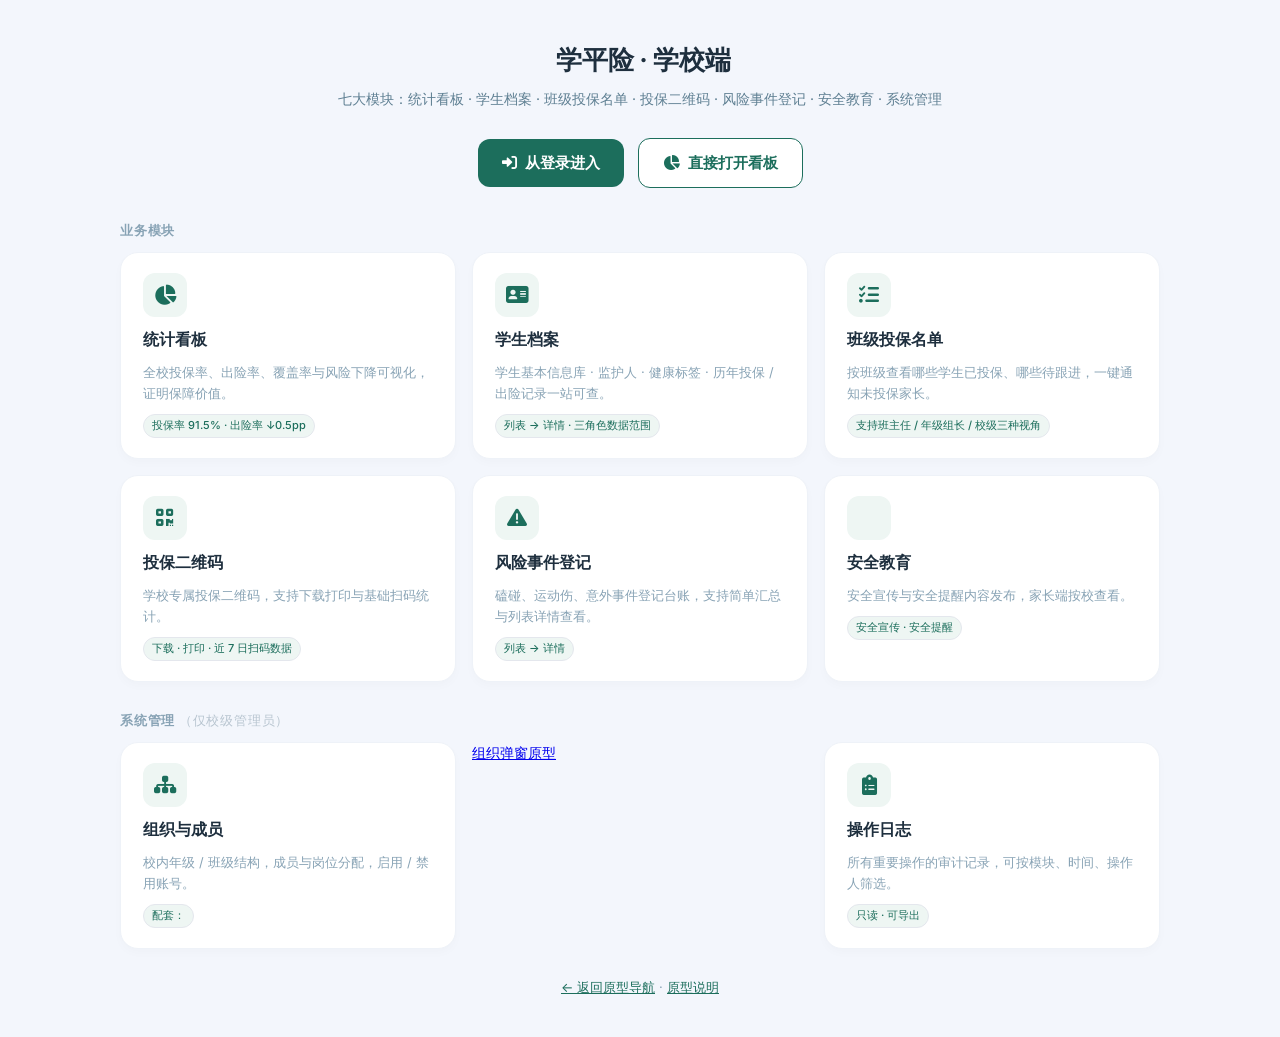
<file: index.html>
<!DOCTYPE html>
<html lang="zh-CN">
<head>
  <meta charset="UTF-8">
  <meta name="viewport" content="width=device-width, initial-scale=1.0">
  <title>学平险 · 学校端原型导航</title>
  <link href="https://fonts.googleapis.com/css2?family=Inter:wght@400;600;700&display=swap" rel="stylesheet">
  <link rel="stylesheet" href="https://cdnjs.cloudflare.com/ajax/libs/font-awesome/6.0.0-beta3/css/all.min.css">
  <link rel="stylesheet" href="shared-ui.css">
  <style>
    body { font-family: Inter, 'PingFang SC', sans-serif; background: #f3f6fc; padding: 40px 24px; color: #1E2F3E; }
    h1 { text-align: center; margin-bottom: 8px; font-size: 1.6rem; }
    .sub { text-align: center; color: #5e7f92; margin-bottom: 28px; font-size: 14px; }
    .wrap { max-width: 1040px; margin: 0 auto; }
    .hero { text-align: center; margin-bottom: 32px; display:flex;justify-content:center;align-items:center;gap:14px;flex-wrap:wrap }
    .hero a { display: inline-flex; align-items: center; gap: 8px; padding: 12px 24px; background: #1C6E5C; color: #fff; text-decoration: none; border-radius: 12px; font-weight: 600; font-size: 15px; }
    .hero a:hover { background: #155a4a; }
    .hero a.ghost { background: #fff; color: #1C6E5C; border: 1px solid #1C6E5C; }
    .grid { display: grid; grid-template-columns: repeat(auto-fit, minmax(280px, 1fr)); gap: 16px; }
    .card { background: #fff; border-radius: 18px; border: 1px solid #eef2f8; padding: 20px 22px; box-shadow: 0 4px 10px rgba(0,0,0,.02); display:flex;flex-direction:column;gap:10px; transition: transform .15s, box-shadow .15s; text-decoration:none; color:inherit }
    .card:hover { transform: translateY(-3px); box-shadow: 0 10px 22px rgba(0,0,0,.06) }
    .card .ic { width: 44px; height: 44px; border-radius: 12px; background: #eef6f3; color: #1C6E5C; display: flex; align-items: center; justify-content: center; font-size: 20px }
    .card h2 { font-size: 16px; margin: 0; font-weight: 600 }
    .card p { font-size: 13px; color: #88a3b5; margin: 0; line-height: 1.6 }
    .card .tag { font-size: 11px; color: #1C6E5C; background: #eef6f3; padding: 2px 8px; border-radius: 999px; align-self:flex-start; font-weight: 500 }
    .section-title { font-size: 13px; color: #88a3b5; font-weight: 700; letter-spacing: .06em; margin: 28px 0 12px }
    .foot { margin-top: 28px; text-align: center; font-size: 13px; color: #88a3b5; }
    .foot a { color: #1C6E5C; }
  </style>
</head>
<body>
  <h1><i class="fas fa-shield-heart" style="color:#1C6E5C;"></i> 学平险 · 学校端</h1>
  <p class="sub">七大模块：统计看板 · 学生档案 · 班级投保名单 · 投保二维码 · 风险事件登记 · 安全教育 · 系统管理</p>

  <div class="wrap">
    <div class="hero">
      <a href="学平险-学校端--登录.html"><i class="fas fa-sign-in-alt"></i> 从登录进入</a>
      <a class="ghost" href="学平险-学校端--统计看板.html"><i class="fas fa-chart-pie"></i> 直接打开看板</a>
    </div>

    <div class="section-title">业务模块</div>
    <div class="grid">
      <a class="card" href="学平险-学校端--统计看板.html">
        <div class="ic"><i class="fas fa-chart-pie"></i></div>
        <h2>统计看板</h2>
        <p>全校投保率、出险率、覆盖率与风险下降可视化，证明保障价值。</p>
        <span class="tag">投保率 91.5% · 出险率 ↓0.5pp</span>
      </a>
      <a class="card" href="学平险-学校端--学生档案.html">
        <div class="ic"><i class="fas fa-address-card"></i></div>
        <h2>学生档案</h2>
        <p>学生基本信息库 · 监护人 · 健康标签 · 历年投保 / 出险记录一站可查。</p>
        <span class="tag">列表 → 详情 · 三角色数据范围</span>
      </a>
      <a class="card" href="学平险-学校端--班级投保名单.html">
        <div class="ic"><i class="fas fa-list-check"></i></div>
        <h2>班级投保名单</h2>
        <p>按班级查看哪些学生已投保、哪些待跟进，一键通知未投保家长。</p>
        <span class="tag">支持班主任 / 年级组长 / 校级三种视角</span>
      </a>
      <a class="card" href="学平险-学校端--投保二维码.html">
        <div class="ic"><i class="fas fa-qrcode"></i></div>
        <h2>投保二维码</h2>
        <p>学校专属投保二维码，支持下载打印与基础扫码统计。</p>
        <span class="tag">下载 · 打印 · 近 7 日扫码数据</span>
      </a>
      <a class="card" href="学平险-学校端--风险事件登记.html">
        <div class="ic"><i class="fas fa-triangle-exclamation"></i></div>
        <h2>风险事件登记</h2>
        <p>磕碰、运动伤、意外事件登记台账，支持简单汇总与列表详情查看。</p>
        <span class="tag">列表 → 详情</span>
      </a>
      <a class="card" href="学平险-学校端--安全教育.html">
        <div class="ic"><i class="fas fa-shield-halved"></i></div>
        <h2>安全教育</h2>
        <p>安全宣传与安全提醒内容发布，家长端按校查看。</p>
        <span class="tag">安全宣传 · 安全提醒</span>
      </a>
    </div>

    <div id="sysSection">
    <div class="section-title">系统管理 <span style="font-weight:400;color:#b8c5d0">（仅校级管理员）</span></div>
    <div class="grid">
      <a class="card" href="学平险-学校端--组织与成员.html">
        <div class="ic"><i class="fas fa-sitemap"></i></div>
        <h2>组织与成员</h2>
        <p>校内年级 / 班级结构，成员与岗位分配，启用 / 禁用账号。</p>
        <span class="tag">配套：<a href="学平险-学校端--组织弹窗原型.html" style="text-decoration:underline">组织弹窗原型</a></span>
      </a>
      <a class="card" href="学平险-学校端--操作日志.html">
        <div class="ic"><i class="fas fa-clipboard-list"></i></div>
        <h2>操作日志</h2>
        <p>所有重要操作的审计记录，可按模块、时间、操作人筛选。</p>
        <span class="tag">只读 · 可导出</span>
      </a>
    </div>
    </div>

    <p class="foot">
      <a href="学平险-学校端--原型导航.html">← 返回原型导航</a>
      · <a href="原型说明.md">原型说明</a>
    </p>
  </div>
<script src="学平险-学校端-sidebar.js"></script>
<script>
(function(){
  var role = (window.SchoolAccount && SchoolAccount.role) || 'admin';
  if (role !== 'admin') {
    var el = document.getElementById('sysSection');
    if (el) el.style.display = 'none';
  }
})();
</script>
</body>
</html>
</file>
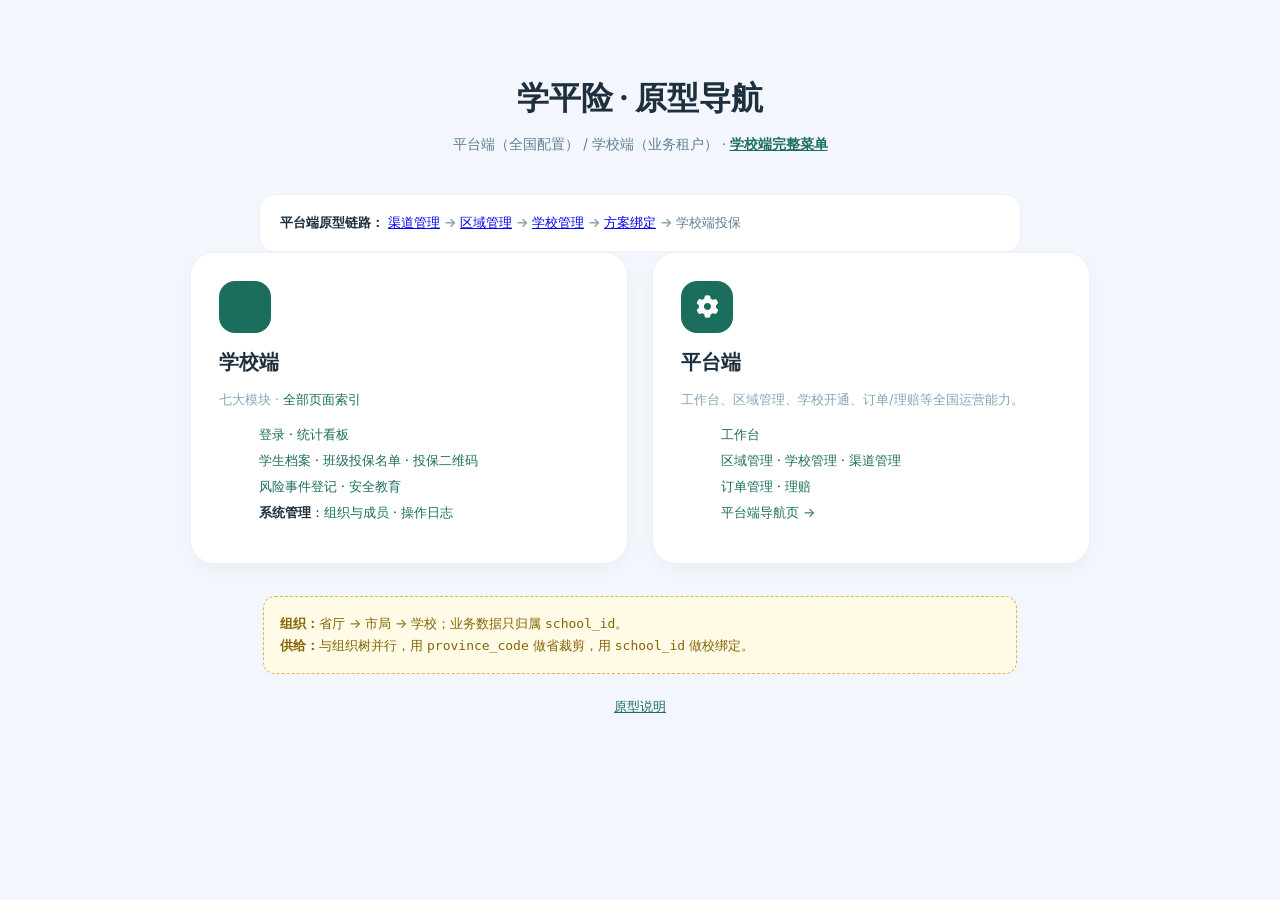
<file: 学平险-学校端--原型导航.html>
<!DOCTYPE html>
<html lang="zh-CN">
<head>
  <meta charset="UTF-8">
  <meta name="viewport" content="width=device-width, initial-scale=1.0">
  <title>学平险 · 原型导航</title>
  <link href="https://fonts.googleapis.com/css2?family=Inter:wght@400;600;700&display=swap" rel="stylesheet">
  <link rel="stylesheet" href="https://cdnjs.cloudflare.com/ajax/libs/font-awesome/6.0.0-beta3/css/all.min.css">
  <style>
    body { font-family: Inter, 'PingFang SC', sans-serif; background: #f3f6fc; padding: 48px 24px; color: #1E2F3E; }
    h1 { text-align: center; margin-bottom: 8px; }
    .sub { text-align: center; color: #5e7f92; margin-bottom: 40px; font-size: 14px; }
    .grid { display: grid; grid-template-columns: repeat(auto-fit, minmax(280px, 1fr)); gap: 24px; max-width: 900px; margin: 0 auto; }
    .card { background: #fff; border-radius: 24px; border: 1px solid #eef2f8; padding: 28px; box-shadow: 0 6px 14px rgba(0,0,0,0.03); }
    .card .icon { width: 52px; height: 52px; border-radius: 16px; display: flex; align-items: center; justify-content: center; color: #fff; font-size: 1.4rem; margin-bottom: 16px; background: #1C6E5C; }
    .card h2 { font-size: 1.25rem; margin-bottom: 8px; }
    .card p { font-size: 13px; color: #88a3b5; line-height: 1.6; margin-bottom: 16px; }
    .card ul { list-style: none; font-size: 13px; }
    .card li { margin-bottom: 8px; }
    .card a { color: #1C6E5C; text-decoration: none; }
    .card a:hover { text-decoration: underline; }
    .note { max-width: 720px; margin: 32px auto 0; padding: 16px; background: #fffbe6; border: 1px dashed #d9b559; border-radius: 12px; font-size: 13px; color: #856404; line-height: 1.6; }
    .flow { max-width: 720px; margin: 24px auto 0; padding: 16px 20px; background: #fff; border-radius: 16px; border: 1px solid #eef2f8; font-size: 13px; line-height: 1.8; color: #5e7f92; }
    .flow strong { color: #1E2F3E; }
    .foot { text-align: center; margin-top: 24px; font-size: 13px; color: #88a3b5; }
    .foot a { color: #1C6E5C; }
  </style>
</head>
<body>
  <h1>学平险 · 原型导航</h1>
  <p class="sub">平台端（全国配置） / 学校端（业务租户） ·
    <a href="index.html" style="color:#1C6E5C;font-weight:600;">学校端完整菜单</a>
  </p>

  <div class="flow">
    <strong>平台端原型链路：</strong>
    <a href="../学平险-平台端--Html原型/平台端-渠道管理.html">渠道管理</a>
    → <a href="../学平险-平台端--Html原型/平台端-区域管理.html">区域管理</a>
    → <a href="../学平险-平台端--Html原型/平台端-学校开通.html">学校管理</a>
    → <a href="../学平险-平台端--Html原型/平台端-学校方案绑定.html">方案绑定</a>
    → 学校端投保
  </div>

  <div class="grid">
    <div class="card">
      <div class="icon"><i class="fas fa-shield-heart"></i></div>
      <h2>学校端</h2>
      <p>七大模块 · <a href="index.html">全部页面索引</a></p>
      <ul>
        <li><a href="学平险-学校端--登录.html">登录</a> · <a href="学平险-学校端--统计看板.html">统计看板</a></li>
        <li><a href="学平险-学校端--学生档案.html">学生档案</a> · <a href="学平险-学校端--班级投保名单.html">班级投保名单</a> · <a href="学平险-学校端--投保二维码.html">投保二维码</a></li>
        <li><a href="学平险-学校端--风险事件登记.html">风险事件登记</a> · <a href="学平险-学校端--安全教育.html">安全教育</a></li>
        <li><strong>系统管理</strong>：<a href="学平险-学校端--组织与成员.html">组织与成员</a> · <a href="学平险-学校端--操作日志.html">操作日志</a></li>
      </ul>
    </div>
    <div class="card">
      <div class="icon"><i class="fas fa-cog"></i></div>
      <h2>平台端</h2>
      <p>工作台、区域管理、学校开通、订单/理赔等全国运营能力。</p>
      <ul>
        <li><a href="../学平险-平台端--Html原型/平台端-工作台.html">工作台</a></li>
        <li><a href="../学平险-平台端--Html原型/平台端-区域管理.html">区域管理</a> · <a href="../学平险-平台端--Html原型/平台端-学校开通.html">学校管理</a> · <a href="../学平险-平台端--Html原型/平台端-渠道管理.html">渠道管理</a></li>
        <li><a href="../学平险-平台端--Html原型/平台端-订单管理.html">订单管理</a> · <a href="../学平险-平台端--Html原型/平台端-理赔管理.html">理赔</a></li>
        <li><a href="../学平险-平台端--Html原型/平台端-原型导航.html">平台端导航页 →</a></li>
      </ul>
    </div>
  </div>

  <div class="note">
    <strong>组织：</strong>省厅 → 市局 → 学校；业务数据只归属 <code>school_id</code>。<br>
    <strong>供给：</strong>与组织树并行，用 <code>province_code</code> 做省裁剪，用 <code>school_id</code> 做校绑定。
  </div>
  <p class="foot"><a href="原型说明.md">原型说明</a></p>
</body>
</html>
</file>
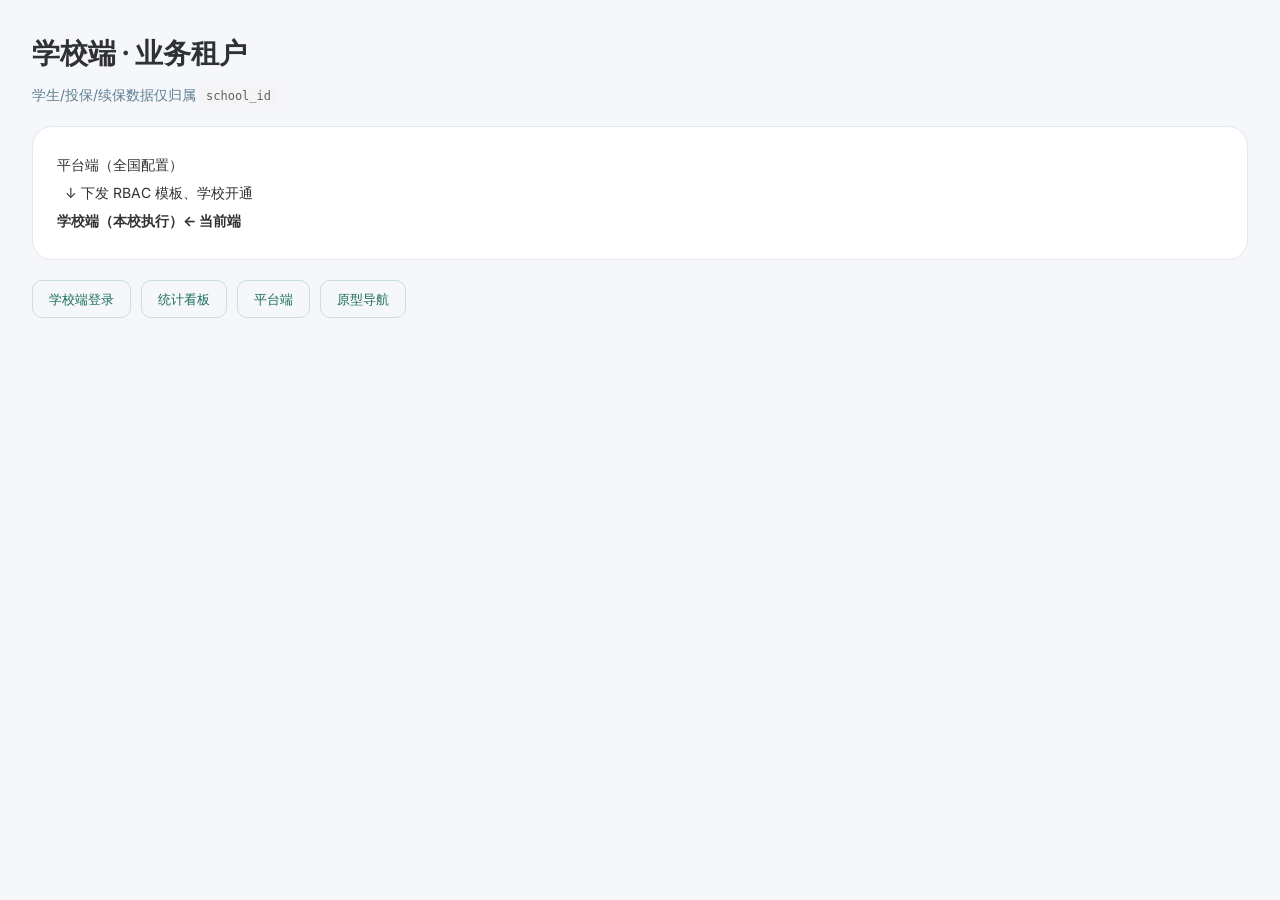
<file: 学平险-学校端--双端说明.html>
<!DOCTYPE html>
<html lang="zh-CN">
<head>
  <meta charset="UTF-8">
  <meta name="viewport" content="width=device-width, initial-scale=1.0">
  <title>学校端 · 在双端体系中的位置</title>
  <link href="https://fonts.googleapis.com/css2?family=Inter:wght@400;600&display=swap" rel="stylesheet">
  <link rel="stylesheet" href="shared-ui.css">
  <style>
    .diagram { background: #fff; border-radius: 20px; padding: 24px; border: 1px solid var(--border); line-height: 2; font-size: 14px; }
    .links { margin-top: 20px; display: flex; flex-wrap: wrap; gap: 10px; }
    .links a { padding: 8px 16px; border-radius: 10px; border: 1px solid #cbdde6; text-decoration: none; color: var(--primary); font-size: 13px; }
  </style>
</head>
<body style="padding: 2rem;">
  <h1 style="margin-bottom:8px;">学校端 · 业务租户</h1>
  <p style="color:#5e7f92;margin-bottom:20px;">学生/投保/续保数据仅归属 <code>school_id</code></p>
  <div class="diagram">
    平台端（全国配置）<br>
    &nbsp;&nbsp;↓ 下发 RBAC 模板、学校开通<br>
    <strong>学校端（本校执行）← 当前端</strong>
  </div>
  <div class="links">
    <a href="学平险-学校端--登录.html">学校端登录</a>
    <a href="学平险-学校端--统计看板.html">统计看板</a>
    <a href="../学平险-平台端--Html原型/平台端-工作台.html">平台端</a>
    <a href="学平险-学校端--原型导航.html">原型导航</a>
  </div>
</body>
</html>
</file>
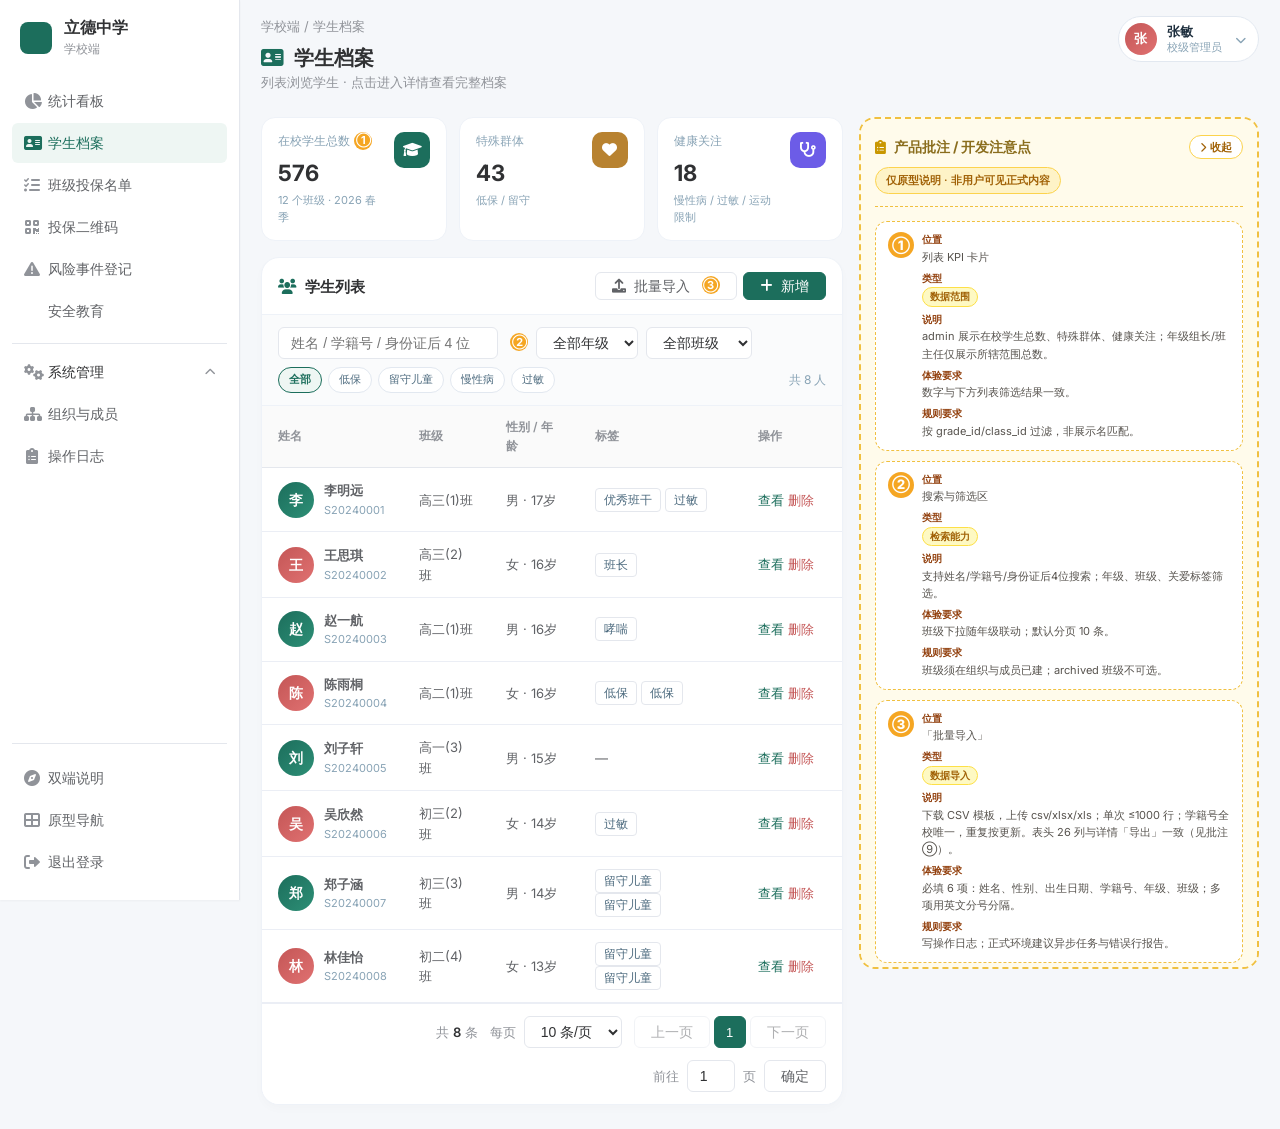
<file: 学平险-学校端--学生档案.html>
<!DOCTYPE html>
<html lang="zh-CN">
<head>
  <meta charset="UTF-8">
  <meta name="viewport" content="width=device-width, initial-scale=1.0">
  <title>学平险·学校端 | 学生档案</title>
  <link href="https://fonts.googleapis.com/css2?family=Inter:wght@400;500;600;700&display=swap" rel="stylesheet">
  <link rel="stylesheet" href="https://cdnjs.cloudflare.com/ajax/libs/font-awesome/6.0.0-beta3/css/all.min.css">
  <style>
    *{margin:0;padding:0;box-sizing:border-box}
    body{font-family:'Inter','PingFang SC',sans-serif;background:#f3f6fc;color:#1E2F3E;font-size:14px}
    .app-wrapper{display:flex;min-height:100vh}
    .main-content{flex:1;padding:1.5rem 2rem 2rem;overflow-x:auto}
    .top-bar{display:flex;justify-content:space-between;align-items:flex-start;gap:16px;margin-bottom:1rem;flex-wrap:wrap}
    .welcome h2{font-size:1.5rem;font-weight:600;display:flex;align-items:center;gap:10px}
    .welcome p{color:#5e7f92;font-size:.85rem;margin-top:4px}
    .actions{display:flex;gap:8px;flex-wrap:wrap}
    .btn{padding:8px 16px;border-radius:10px;font-size:13px;cursor:pointer;border:none;font-weight:500;display:inline-flex;align-items:center;gap:6px;text-decoration:none;color:inherit}
    .btn-primary{background:#1C6E5C;color:#fff}
    .btn-primary:hover{background:#155a4a}
    .btn-outline{background:#fff;border:1px solid #cbdde6;color:#4c6a7e}
    .btn-outline:hover{border-color:#1C6E5C;color:#1C6E5C}
    .btn-sm{padding:6px 10px;font-size:12px}

    /* 顶部 KPI */
    .kpi-row{display:grid;grid-template-columns:repeat(auto-fit,minmax(170px,1fr));gap:12px;margin-bottom:1rem}
    .kpi{background:#fff;border:1px solid #eef2f8;border-radius:14px;padding:14px 16px;display:flex;justify-content:space-between;align-items:flex-start;gap:10px}
    .kpi .info .label{font-size:12px;color:#88a3b5}
    .kpi .info .val{font-size:1.4rem;font-weight:700;margin-top:4px}
    .kpi .info .delta{font-size:11px;color:#88a3b5;margin-top:2px}
    .kpi .ic{width:36px;height:36px;border-radius:10px;display:flex;align-items:center;justify-content:center;color:#fff;font-size:15px;flex-shrink:0}
    .kpi.t1 .ic{background:#1C6E5C}
    .kpi.t3 .ic{background:#b88230}
    .kpi.t4 .ic{background:#6c5ce7}

    /* 列表 / 详情 视图切换 */
    .view{display:none}
    .view.active{display:block}
    .panel{background:#fff;border:1px solid #eef2f8;border-radius:18px;overflow:hidden;box-shadow:0 4px 10px rgba(0,0,0,.02)}
    .panel-head{padding:14px 16px;border-bottom:1px solid #eef2f8;display:flex;justify-content:space-between;align-items:center;font-weight:600;font-size:14px;gap:8px;flex-wrap:wrap}
    .panel-head h3{font-size:15px;font-weight:600;display:flex;align-items:center;gap:8px}
    .panel-head h3 i{color:#1C6E5C}

    .list-filter{padding:12px 16px;background:#fafbfc;border-bottom:1px solid #eef2f8;display:flex;flex-wrap:wrap;gap:8px;align-items:center}
    .list-filter input,.list-filter select{padding:7px 12px;border:1px solid #e2e8f0;border-radius:8px;font-size:13px;background:#fff}
    .list-filter input[type=search]{width:220px}
    .tag-row{display:flex;gap:6px;flex-wrap:wrap}
    .tag-chip{font-size:11px;padding:3px 10px;border-radius:999px;border:1px solid #e2e8f0;background:#fff;color:#4c6a7e;cursor:pointer}
    .tag-chip.active{border-color:#1C6E5C;background:#eef6f3;color:#1C6E5C;font-weight:600}
    .list-summary{margin-left:auto;font-size:12px;color:#88a3b5}

    table.stu-table{width:100%;border-collapse:collapse;font-size:13px}
    table.stu-table th,table.stu-table td{padding:11px 14px;text-align:left;border-bottom:1px solid #f0f4f9}
    table.stu-table th{color:#6792a8;font-size:12px;font-weight:600;background:#fafbfc}
    table.stu-table tbody tr{cursor:pointer;transition:background .12s}
    table.stu-table tbody tr:hover{background:#fafcfd}
    .stu-name-cell{display:flex;align-items:center;gap:10px}
    .avatar{width:36px;height:36px;border-radius:50%;background:linear-gradient(135deg,#1C6E5C,#2d8f76);color:#fff;display:flex;align-items:center;justify-content:center;font-weight:600;font-size:14px;flex-shrink:0}
    .avatar.f{background:linear-gradient(135deg,#c45656,#e07171)}
    .stu-name-cell b{font-weight:600}
    .stu-name-cell small{display:block;font-weight:400;color:#88a3b5;font-size:11px;margin-top:1px}
    .link-btn{color:#1C6E5C;font-weight:500;cursor:pointer;background:none;border:none;font-size:13px;padding:0}
    .link-btn:hover{text-decoration:underline}
    .link-btn.link-danger{color:#c45656}
    .link-btn.link-danger:hover{color:#a03838}
    .btn-danger-outline{background:#fff;border:1px solid #fbc4c4;color:#c45656}
    .btn-danger-outline:hover{background:#fef0f0;border-color:#c45656}
    .btn-danger{background:#c45656;color:#fff}
    .btn-danger:hover{background:#a03838}

    .detail-back{padding:12px 0 14px;display:flex;align-items:center;gap:12px;flex-wrap:wrap}
    .detail-back .crumb{font-size:13px;color:#88a3b5}
    .detail-back .crumb b{color:#1E2F3E}
    .page-back-ft{margin-top:16px;padding-top:4px}
    .page-back-ft .back-btn{display:inline-flex;align-items:center;gap:6px;padding:8px 14px;border-radius:10px;border:1px solid #cbdde6;background:#fff;color:#4c6a7e;font-size:13px;cursor:pointer;font-weight:500}
    .page-back-ft .back-btn:hover{border-color:#1C6E5C;color:#1C6E5C}

    /* 右侧：详情 */
    .profile-head{padding:22px 24px;display:flex;align-items:flex-start;gap:18px;background:linear-gradient(135deg,#fff 0%,#fafbfc 100%);border-bottom:1px solid #eef2f8;flex-wrap:wrap}
    .profile-head .big-avatar{width:84px;height:84px;border-radius:18px;background:linear-gradient(135deg,#1C6E5C,#2d8f76);color:#fff;display:flex;align-items:center;justify-content:center;font-weight:600;font-size:28px;flex-shrink:0}
    .profile-head .big-avatar.f{background:linear-gradient(135deg,#c45656,#e07171)}
    .profile-head .ph-body{flex:1;min-width:240px}
    .profile-head h2{font-size:1.4rem;font-weight:700;display:flex;align-items:center;gap:10px;flex-wrap:wrap}
    .profile-head h2 .gender{font-size:12px;padding:2px 8px;border-radius:999px;font-weight:500}
    .gender.m{background:#eef2fa;color:#3d5a80;border:1px solid #c5d4f0}
    .gender.f{background:#fef0f0;color:#c45656;border:1px solid #fbc4c4}
    .profile-head .sub-meta{margin-top:6px;font-size:13px;color:#5e7f92;display:flex;flex-wrap:wrap;gap:16px}
    .profile-head .sub-meta i{margin-right:5px;color:#1C6E5C}
    .profile-head .tags-row{display:flex;flex-wrap:wrap;gap:6px;margin-top:10px}
    .tag{font-size:11px;padding:3px 10px;border-radius:999px;border:1px solid #e2e8f0;background:#fff;color:#4c6a7e}
    .tag.danger{background:#fef0f0;color:#c45656;border-color:#fbc4c4;font-weight:600}
    .tag.warn{background:#fff7e6;color:#b88230;border-color:#f5dab1;font-weight:600}
    .tag.info{background:#eef2fa;color:#3d5a80;border-color:#c5d4f0;font-weight:500}
    .tag.ok{background:#eef6f3;color:#1C6E5C;border-color:#b8d9ce;font-weight:500}
    .profile-head .ph-actions{display:flex;gap:8px;flex-shrink:0;flex-wrap:wrap}

    /* 详情 Tab */
    .tabs{display:flex;border-bottom:1px solid #eef2f8;padding:0 22px;background:#fff;overflow-x:auto}
    .tabs button{border:none;background:none;padding:13px 18px;font-size:13px;color:#88a3b5;cursor:pointer;border-bottom:2px solid transparent;margin-bottom:-1px;white-space:nowrap;font-weight:500}
    .tabs button.active{color:#1C6E5C;border-bottom-color:#1C6E5C;font-weight:600}
    .tab-body{padding:18px 24px 22px}
    .tab-pane{display:none}
    .tab-pane.active{display:block}

    /* 基础信息：键值对网格 */
    .kv-grid{display:grid;grid-template-columns:repeat(3,1fr);gap:14px 22px}
    @media(max-width:760px){.kv-grid{grid-template-columns:1fr 1fr}}
    .kv .label{font-size:11px;color:#88a3b5;letter-spacing:.04em}
    .kv .val{font-size:13px;color:#1E2F3E;margin-top:4px;word-break:break-all}
    .kv .val .copy{color:#88a3b5;cursor:pointer;margin-left:4px}
    .section-title{font-size:13px;font-weight:600;color:#1C6E5C;margin:18px 0 10px;display:flex;align-items:center;gap:6px}
    .section-title:first-child{margin-top:0}

    /* 监护人卡 */
    .guardian-grid{display:grid;grid-template-columns:1fr 1fr;gap:12px}
    @media(max-width:760px){.guardian-grid{grid-template-columns:1fr}}
    .guardian{border:1px solid #eef2f8;border-radius:14px;padding:14px 16px;background:#fafbfc}
    .guardian .gd-head{display:flex;justify-content:space-between;align-items:center;margin-bottom:8px}
    .guardian .gd-name{font-weight:600;font-size:14px;display:flex;align-items:center;gap:8px}
    .guardian .gd-rel{font-size:11px;background:#1C6E5C;color:#fff;padding:2px 8px;border-radius:999px;font-weight:500}
    .guardian .gd-row{font-size:12.5px;color:#4c6a7e;display:flex;justify-content:space-between;padding:4px 0;align-items:center;gap:8px}
    .guardian .gd-row i{margin-right:6px;color:#1C6E5C;width:14px;text-align:center}
    .guardian .gd-tag{font-size:11px;padding:2px 8px;border-radius:999px;border:1px dashed #b8d9ce;color:#1C6E5C;background:#fff}

    /* 手机号脱敏 / 明文切换 */
    .phone-cell{display:inline-flex;align-items:center;gap:6px;font-variant-numeric:tabular-nums}
    .phone-cell .pv{letter-spacing:.5px}
    .phone-toggle{background:none;border:none;color:#88a3b5;cursor:pointer;padding:2px 4px;border-radius:4px;font-size:12px;line-height:1}
    .phone-toggle:hover{color:#1C6E5C;background:#eef6f3}
    .phone-toggle.on{color:#1C6E5C}

    /* 健康档案 */
    .health-grid{display:grid;grid-template-columns:repeat(auto-fit,minmax(220px,1fr));gap:12px}
    .health-card{border:1px solid #eef2f8;border-radius:12px;padding:14px;background:#fff}
    .health-card .hc-head{display:flex;justify-content:space-between;align-items:center;font-size:13px;font-weight:600;margin-bottom:8px}
    .health-card .hc-head i{color:#1C6E5C}
    .health-card .hc-val{font-size:14px;color:#1E2F3E;line-height:1.7}
    .health-card.warn{border-color:#f5dab1;background:#fffdf5}
    .health-card.warn .hc-head i{color:#b88230}
    .health-card.danger{border-color:#fbc4c4;background:#fef9f9}
    .health-card.danger .hc-head i{color:#c45656}
    .restrict-list{display:flex;flex-direction:column;gap:6px;margin-top:6px}
    .restrict-list .rl{font-size:12px;color:#4c6a7e;display:flex;align-items:center;gap:6px}
    .restrict-list .rl i{color:#b88230}

    /* 投保历史 */
    table.records{width:100%;border-collapse:collapse;font-size:13px}
    table.records th,table.records td{padding:10px 12px;text-align:left;border-bottom:1px solid #f0f4f9}
    table.records th{color:#6792a8;font-size:12px;font-weight:600;background:#fafbfc}
    table.records tr:hover td{background:#fafcfd}
    .pill{display:inline-flex;align-items:center;gap:4px;padding:2px 10px;border-radius:999px;font-size:11.5px;font-weight:500;border:1px solid #e2e8f0}
    .pill.insured{background:#eef6f3;color:#1C6E5C;border-color:#b8d9ce}
    .pill.expired{background:#fafbfc;color:#6792a8}
    .pill.pending{background:#fdf6ec;color:#b88230;border-color:#f5dab1}
    .pill.claimed{background:#fef0f0;color:#c45656;border-color:#fbc4c4}
    .pill.lv-light{background:#eef6f3;color:#1C6E5C;border-color:#b8d9ce}
    .pill.lv-warn{background:#fff7e6;color:#b88230;border-color:#f5dab1}
    .pill.lv-high{background:#fef0f0;color:#c45656;border-color:#fbc4c4}

    /* 事件时间线（精简版） */
    .ev-timeline{padding-left:14px;position:relative}
    .ev-timeline::before{content:'';position:absolute;left:4px;top:6px;bottom:6px;width:2px;background:#eef2f8}
    .ev-item{position:relative;padding-bottom:14px;font-size:13px}
    .ev-item::before{content:'';position:absolute;left:-14px;top:4px;width:10px;height:10px;border-radius:50%;background:#1C6E5C;border:2px solid #fff;box-shadow:0 0 0 1px #1C6E5C}
    .ev-item.warn::before{background:#e6b422;box-shadow:0 0 0 1px #e6b422}
    .ev-item.high::before{background:#c45656;box-shadow:0 0 0 1px #c45656}
    .ev-item .ev-t{font-size:11px;color:#88a3b5}
    .ev-item .ev-title{font-weight:600;margin-top:2px}
    .ev-item .ev-desc{color:#5e7f92;margin-top:3px;line-height:1.6}
    .ev-item .ev-meta{font-size:11px;color:#88a3b5;margin-top:4px;display:flex;gap:12px;flex-wrap:wrap}

    /* 备注/批注 */
    .note-item{padding:12px 14px;border:1px solid #eef2f8;border-radius:10px;margin-bottom:10px;background:#fff}
    .note-item .nh{display:flex;justify-content:space-between;align-items:center;font-size:12px;color:#88a3b5;margin-bottom:6px}
    .note-item .nh b{color:#1E2F3E}
    .note-item .ntxt{font-size:13px;line-height:1.7;color:#4c6a7e}
    .add-note{display:flex;gap:8px;margin-top:14px}
    .add-note input{flex:1;padding:8px 12px;border:1px solid #e2e8f0;border-radius:8px;font-size:13px}

    /* 弹窗 */
    .modal-mask{display:none;position:fixed;inset:0;background:rgba(0,0,0,.45);z-index:100;align-items:center;justify-content:center;padding:20px}
    .modal-mask.open{display:flex}
    .modal{background:#fff;border-radius:16px;width:100%;max-width:760px;max-height:92vh;overflow-y:auto}
    .modal-hd{padding:16px 22px;border-bottom:1px solid #eef2f8;display:flex;justify-content:space-between;align-items:center;background:#fafbfc;border-radius:16px 16px 0 0}
    .modal-hd h3{font-size:16px;font-weight:600;display:flex;align-items:center;gap:8px}
    .modal-bd{padding:20px 22px}
    .modal-ft{padding:14px 22px;border-top:1px solid #eef2f8;display:flex;justify-content:flex-end;gap:8px;background:#fafbfc;border-radius:0 0 16px 16px}
    .close-x{background:none;border:none;font-size:20px;color:#88a3b5;cursor:pointer}
    .form-grid{display:grid;grid-template-columns:1fr 1fr 1fr;gap:14px 18px}
    .form-grid .full{grid-column:1 / -1}
    .form-grid .span2{grid-column:span 2}
    @media (max-width:680px){.form-grid{grid-template-columns:1fr}.form-grid .span2{grid-column:span 1}}
    .form-row{display:flex;flex-direction:column;gap:6px}
    .form-row label{font-size:12px;color:#88a3b5;font-weight:500}
    .form-row label .req{color:#c45656}
    .form-row label .src{margin-left:6px;font-size:11px;color:#88a3b5;font-weight:400;background:#f0f4f9;padding:1px 7px;border-radius:999px}
    .form-row input,.form-row select,.form-row textarea{padding:8px 12px;border:1px solid #e2e8f0;border-radius:8px;font-size:13px;font-family:inherit;background:#fff;color:#1E2F3E}
    .form-row input:disabled,.form-row input[readonly]{background:#fafbfc;color:#5e7f92}
    .form-row textarea{min-height:60px;resize:vertical;line-height:1.6}

    /* 弹窗内分组 */
    .form-section{margin-bottom:18px}
    .form-section:last-child{margin-bottom:4px}
    .form-section-hd{display:flex;align-items:center;justify-content:space-between;margin-bottom:10px}
    .form-section-hd .ttl{font-size:13px;font-weight:600;color:#1C6E5C;display:flex;align-items:center;gap:6px}
    .form-section-hd .ttl i{font-size:12px}
    .form-section-hd .sub{font-size:11px;color:#88a3b5}
    .form-section-bd{background:#fafbfc;border:1px solid #eef2f8;border-radius:12px;padding:14px 16px}

    /* 监护人列表 */
    .guardian-edit{background:#fff;border:1px solid #eef2f8;border-radius:10px;padding:12px;margin-bottom:10px;position:relative}
    .guardian-edit:last-child{margin-bottom:0}
    .guardian-edit .grid{display:grid;grid-template-columns:140px 1fr 1fr 1fr;gap:10px}
    @media (max-width:680px){.guardian-edit .grid{grid-template-columns:1fr 1fr}}
    .guardian-edit .gd-foot{margin-top:8px;display:flex;justify-content:space-between;align-items:center;font-size:12px}
    .guardian-edit .gd-foot label{display:inline-flex;align-items:center;gap:6px;color:#4c6a7e;cursor:pointer}
    .guardian-edit .gd-del{color:#c45656;background:none;border:none;cursor:pointer;font-size:12px;padding:4px 8px;border-radius:6px}
    .guardian-edit .gd-del:hover{background:#fef0f0}
    .guardian-add{margin-top:8px;text-align:center}
    .guardian-add button{background:#fff;border:1px dashed #cbdde6;color:#1C6E5C;padding:8px 16px;border-radius:8px;font-size:13px;cursor:pointer;width:100%}
    .guardian-add button:hover{background:#fafcfd;border-color:#1C6E5C}

    /* 编辑表单里的标签 chips */
    .chip-picker{display:flex;flex-wrap:wrap;gap:6px}
    .chip-picker .chip{font-size:12px;padding:5px 12px;border-radius:999px;border:1px solid #e2e8f0;background:#fff;color:#4c6a7e;cursor:pointer;user-select:none}
    .chip-picker .chip:hover{border-color:#1C6E5C}
    .chip-picker .chip.active{border-color:#1C6E5C;background:#eef6f3;color:#1C6E5C;font-weight:600}
    .chip-picker .chip.warn.active{border-color:#e6b422;background:#fff7e6;color:#b88230}
    .chip-picker .chip.danger.active{border-color:#fbc4c4;background:#fef0f0;color:#c45656}

    /* 限制条目可增删 */
    .restrict-edit{display:flex;flex-direction:column;gap:6px}
    .restrict-edit .row{display:flex;gap:6px;align-items:center}
    .restrict-edit input{flex:1}
    .restrict-edit .del{background:none;border:none;color:#c45656;cursor:pointer;font-size:13px;padding:6px 8px}
    .restrict-add{background:none;border:1px dashed #cbdde6;color:#1C6E5C;padding:6px 12px;border-radius:8px;font-size:12px;cursor:pointer;align-self:flex-start;margin-top:2px}

    /* 弹窗顶部辅助说明 */
    .modal-tip{font-size:12px;color:#5e7f92;background:#eef6f3;border:1px solid #b8d9ce;border-radius:10px;padding:8px 12px;margin-bottom:16px;display:flex;align-items:center;gap:8px;line-height:1.5}
    .modal-tip i{color:#1C6E5C}

    /* 批量导入弹窗 */
    #importModal .modal{max-width:840px}
    #importModal .modal-bd{overflow-x:hidden}
    #importModal .modal-ft{flex-wrap:nowrap;gap:10px}
    #importModal .modal-ft .btn{flex-shrink:0;white-space:nowrap}

    .step-bar{display:flex;align-items:center;justify-content:center;gap:8px;margin-bottom:18px;padding:12px 14px;background:#fafbfc;border:1px solid #eef2f8;border-radius:12px;flex-wrap:nowrap}
    .step-bar .step{display:flex;align-items:center;gap:6px;color:#88a3b5;font-size:13px;white-space:nowrap;flex-shrink:0}
    .step-bar .step b{width:22px;height:22px;border-radius:50%;background:#fff;border:1px solid #cbdde6;color:#88a3b5;display:flex;align-items:center;justify-content:center;font-size:12px;flex-shrink:0}
    .step-bar .step.active{color:#1C6E5C;font-weight:600}
    .step-bar .step.active b{background:#1C6E5C;border-color:#1C6E5C;color:#fff}
    .step-bar .sep{width:20px;height:1px;background:#cbdde6;flex-shrink:0}

    .tpl-card{display:flex;align-items:center;justify-content:space-between;gap:12px;padding:12px 16px;background:#eef6f3;border:1px solid #b8d9ce;border-radius:12px;margin-bottom:16px;flex-wrap:nowrap}
    .tpl-card .info{flex:1;min-width:0}
    .tpl-card .info b{font-size:14px;color:#1C6E5C;display:flex;align-items:center;gap:8px;white-space:nowrap;overflow:hidden;text-overflow:ellipsis}
    .tpl-card .info p{font-size:12px;color:#4c6a7e;margin-top:4px;line-height:1.6}
    .tpl-card .btn{flex-shrink:0;white-space:nowrap}

    .import-block{margin-bottom:16px}
    .import-block-hd{font-size:13px;font-weight:600;color:#1C6E5C;margin-bottom:10px;display:flex;align-items:center;gap:6px}
    #importModal .import-upload-wrap{display:flex;flex-direction:column;gap:10px}

    .spec-collapse{border:1px solid #eef2f8;border-radius:12px;margin-bottom:0;overflow:hidden;background:#fff}
    .spec-collapse-hd{width:100%;display:flex;align-items:center;gap:10px;padding:12px 14px;background:#fafbfc;border:none;cursor:pointer;text-align:left;font:inherit}
    .spec-collapse-hd:hover{background:#f3f7fa}
    .spec-collapse-title{font-size:13px;font-weight:600;color:#1C6E5C;display:flex;align-items:center;gap:6px;flex-shrink:0}
    .spec-collapse-meta{flex:1;min-width:0;font-size:12px;color:#6792a8;white-space:nowrap;overflow:hidden;text-overflow:ellipsis}
    .spec-collapse-meta .req-pill{margin:0 2px}
    .spec-chevron{color:#88a3b5;font-size:12px;transition:transform .2s;flex-shrink:0}
    .spec-collapse.open .spec-chevron{transform:rotate(180deg)}
    .spec-collapse-bd{display:none;padding:0 14px 14px;border-top:1px solid #eef2f8}
    .spec-collapse.open .spec-collapse-bd{display:block}
    .spec-table-scroll{overflow-x:auto;-webkit-overflow-scrolling:touch;border:1px solid #eef2f8;border-radius:8px;margin-top:10px}
    table.spec-table{width:100%;min-width:480px;border-collapse:collapse;font-size:12px}
    table.spec-table th,table.spec-table td{padding:8px 10px;text-align:left;border-bottom:1px solid #f0f4f9;vertical-align:top}
    table.spec-table th{color:#6792a8;background:#fafbfc;font-weight:600;white-space:nowrap}
    table.spec-table tbody tr:last-child td{border-bottom:none}
    table.spec-table td.field{font-weight:500;color:#1E2F3E;white-space:nowrap}
    .req-pill{display:inline-block;font-size:11px;padding:2px 8px;border-radius:999px;font-weight:600}
    .req-pill.req{background:#fef0f0;color:#c45656;border:1px solid #fbc4c4}
    .req-pill.opt{background:#f0f4f9;color:#6792a8;border:1px solid #e2e8f0}
    .spec-opt-box{margin-top:10px;padding:10px 12px;background:#fafbfc;border:1px solid #eef2f8;border-radius:8px}
    .spec-opt-box .opt-hd{font-size:12px;font-weight:600;color:#6792a8;margin-bottom:6px;display:flex;align-items:center;gap:6px;flex-wrap:nowrap}
    .spec-opt-line{font-size:12px;color:#4c6a7e;line-height:1.65;word-break:break-all}
    .spec-opt-hint{font-size:11px;color:#88a3b5;margin-top:8px;line-height:1.5}
    .spec-opt-hint code{font-family:inherit;color:#1C6E5C;background:#eef6f3;padding:1px 5px;border-radius:4px}

    #importModal .drop-zone{
      display:flex;flex-direction:column;align-items:center;justify-content:center;
      width:100%;box-sizing:border-box;margin:0;
      border:2px dashed #cbdde6;border-radius:12px;padding:28px 20px;
      text-align:center;background:#fafbfc;transition:border-color .15s,background .15s;
      cursor:pointer;user-select:none;
    }
    #importModal .drop-zone:hover,#importModal .drop-zone.dragover{border-color:#1C6E5C;background:#f0f7f3}
    #importModal .drop-zone .ic{display:flex;align-items:center;justify-content:center;width:48px;height:48px;margin:0 0 12px;border-radius:50%;background:#eef6f3;font-size:22px;color:#1C6E5C;line-height:1}
    #importModal .drop-zone .drop-title{display:block;margin:0;font-size:14px;font-weight:600;color:#1E2F3E;line-height:1.5}
    #importModal .drop-zone .sub{display:block;margin:6px 0 0;font-size:12px;color:#88a3b5;line-height:1.6}
    #importModal .drop-zone input{display:none!important}
    #importModal .file-info{display:flex;align-items:center;gap:10px;padding:10px 14px;background:#eef6f3;border:1px solid #b8d9ce;border-radius:10px;margin:0;font-size:13px;color:#1C6E5C;flex-wrap:nowrap}
    .file-info .fname{flex:1;min-width:0;font-weight:500;color:#1E2F3E;overflow:hidden;text-overflow:ellipsis;white-space:nowrap}
    .file-info .fsize{color:#88a3b5;font-size:12px;white-space:nowrap;flex-shrink:0}
    .file-info .fclear{background:none;border:none;color:#c45656;cursor:pointer;font-size:13px;padding:4px 8px;border-radius:6px;flex-shrink:0;white-space:nowrap}

  </style>
  <link rel="stylesheet" href="shared-ui.css">
  <link rel="stylesheet" href="proto-notes.css">
  <link rel="stylesheet" href="学平险-学校端-sidebar.css">
  <link rel="stylesheet" href="学平险-学校端-b-end.css">
</head>
<body>
<div class="app-wrapper">
  <div class="sidebar" id="schoolSidebar"></div>
  <main class="main-content">

    <div class="top-bar">
      <div class="page-head">
        <nav class="breadcrumb" id="pageBreadcrumb" aria-label="面包屑">学校端 / 学生档案</nav>
        <div class="page-title-row">
          <button type="button" class="btn-back" id="btnBack" hidden aria-label="返回"><i class="fas fa-arrow-left"></i></button>
          <div class="page-title-main welcome">
            <h2><i class="fas fa-address-card" style="color:#1C6E5C"></i> 学生档案</h2>
            <p id="pageSub" class="page-sub">列表浏览学生 · 点击进入详情查看完整档案</p>
          </div>
        </div>
      </div>
      <div class="actions">
        <div id="userMenuMount"></div>
      </div>
    </div>

    <div class="page-with-notes">
    <div class="page-main-col">

    <!-- KPI（仅列表页） -->
    <div class="kpi-row" id="kpiRow">
      <div class="kpi t1"><div class="info"><div class="label">在校学生总数<span class="proto-mark" title="见右侧批注 ①">①</span></div><div class="val" id="kTotal">—</div><div class="delta" id="kClassesMeta">—</div></div><div class="ic"><i class="fas fa-graduation-cap"></i></div></div>
      <div class="kpi t3"><div class="info"><div class="label">特殊群体</div><div class="val" id="kSpecial">—</div><div class="delta">低保 / 留守</div></div><div class="ic"><i class="fas fa-heart"></i></div></div>
      <div class="kpi t4"><div class="info"><div class="label">健康关注</div><div class="val" id="kHealth">—</div><div class="delta">慢性病 / 过敏 / 运动限制</div></div><div class="ic"><i class="fas fa-stethoscope"></i></div></div>
    </div>

    <!-- 列表页 -->
    <div class="view active" id="viewList">
      <div class="panel">
        <div class="panel-head">
          <h3><i class="fas fa-users"></i> 学生列表</h3>
          <div style="display:flex;gap:6px;flex-wrap:wrap">
            <button class="btn btn-outline btn-sm" id="btnImport"><i class="fas fa-upload"></i> 批量导入<span class="proto-mark" title="见右侧批注 ③">③</span></button>
            <button class="btn btn-primary btn-sm" id="btnAdd"><i class="fas fa-plus"></i> 新增</button>
          </div>
        </div>
        <div class="list-filter">
          <input type="search" id="kw" placeholder="姓名 / 学籍号 / 身份证后 4 位"><span class="proto-mark" title="见右侧批注 ②">②</span>
          <select id="gradeSel"><option value="">全部年级</option><option>高三年级</option><option>高二年级</option><option>高一年级</option><option>初三年级</option><option>初二年级</option><option>初一年级</option></select>
          <select id="classSel"><option value="">全部班级</option></select>
          <div class="tag-row" id="tagFilters">
            <span class="tag-chip active" data-tag="">全部</span>
            <span class="tag-chip" data-tag="低保">低保</span>
            <span class="tag-chip" data-tag="留守儿童">留守儿童</span>
            <span class="tag-chip" data-tag="慢性病">慢性病</span>
            <span class="tag-chip" data-tag="过敏">过敏</span>
          </div>
          <span class="list-summary" id="listSummary">共 8 人</span>
        </div>
        <div style="overflow-x:auto">
          <table class="stu-table">
            <thead>
              <tr>
                <th>姓名</th>
                <th>班级</th>
                <th>性别 / 年龄</th>
                <th>标签</th>
                <th style="width:100px">操作</th>
              </tr>
            </thead>
            <tbody id="studentList"></tbody>
          </table>
        </div>
        <div class="pager" id="stuListPager" data-b-end-pager data-page-size="10"></div>
      </div>
    </div>

    <!-- 详情页 -->
    <div class="view" id="viewDetail">
      <div class="panel">
        <div id="profileWrap"></div>
      </div>
    </div>

    </div><!-- /.page-main-col -->

    <section class="proto-notes-section" aria-label="产品批注与开发注意点">
      <div class="proto-notes-header">
        <h3><i class="fas fa-clipboard-list"></i> 产品批注 / 开发注意点</h3>
        <span class="proto-notes-badge">仅原型说明 · 非用户可见正式内容</span>
      </div>
      <div class="proto-notes-grid">
        <article class="proto-note-card"><div class="proto-note-num">①</div><div class="proto-note-body">
          <div class="proto-note-row"><b>位置</b>列表 KPI 卡片</div>
          <div class="proto-note-row type"><b>类型</b><span>数据范围</span></div>
          <div class="proto-note-row"><b>说明</b>admin 展示在校学生总数、特殊群体、健康关注；年级组长/班主任仅展示所辖范围总数。</div>
          <div class="proto-note-row"><b>体验要求</b>数字与下方列表筛选结果一致。</div>
          <div class="proto-note-row"><b>规则要求</b>按 grade_id/class_id 过滤，非展示名匹配。</div>
        </div></article>
        <article class="proto-note-card"><div class="proto-note-num">②</div><div class="proto-note-body">
          <div class="proto-note-row"><b>位置</b>搜索与筛选区</div>
          <div class="proto-note-row type"><b>类型</b><span>检索能力</span></div>
          <div class="proto-note-row"><b>说明</b>支持姓名/学籍号/身份证后4位搜索；年级、班级、关爱标签筛选。</div>
          <div class="proto-note-row"><b>体验要求</b>班级下拉随年级联动；默认分页 10 条。</div>
          <div class="proto-note-row"><b>规则要求</b>班级须在组织与成员已建；archived 班级不可选。</div>
        </div></article>
        <article class="proto-note-card"><div class="proto-note-num">③</div><div class="proto-note-body">
          <div class="proto-note-row"><b>位置</b>「批量导入」</div>
          <div class="proto-note-row type"><b>类型</b><span>数据导入</span></div>
          <div class="proto-note-row"><b>说明</b>下载 CSV 模板，上传 csv/xlsx/xls；单次 ≤1000 行；学籍号全校唯一，重复按更新。表头 26 列与详情「导出」一致（见批注 ⑨）。</div>
          <div class="proto-note-row"><b>体验要求</b>必填 6 项：姓名、性别、出生日期、学籍号、年级、班级；多项用英文分号分隔。</div>
          <div class="proto-note-row"><b>规则要求</b>写操作日志；正式环境建议异步任务与错误行报告。</div>
        </div></article>
        <article class="proto-note-card"><div class="proto-note-num">④</div><div class="proto-note-body">
          <div class="proto-note-row"><b>位置</b>列表/详情「删除」与确认弹窗</div>
          <div class="proto-note-row type"><b>类型</b><span>业务规则</span></div>
          <div class="proto-note-row"><b>说明</b>删档不删流水：投保订单与风险事件台账保留，解除 student_id 关联；档案内批注随档删除。</div>
          <div class="proto-note-row"><b>体验要求</b>二次确认须汇总关联订单数、风险事件数（含未结案）；删后不可恢复。</div>
          <div class="proto-note-row"><b>规则要求</b>写 PROFILE_DELETE 审计；禁止 CASCADE 删订单/事件；学籍号释放可复用（1.0 允许）。</div>
        </div></article>
        <article class="proto-note-card"><div class="proto-note-num">⑤</div><div class="proto-note-body">
          <div class="proto-note-row"><b>位置</b>详情「基础信息」Tab</div>
          <div class="proto-note-row type"><b>类型</b><span>信息展示</span></div>
          <div class="proto-note-row"><b>说明</b>展示姓名、证件、班级、住址、校内紧急联系人等；编辑弹窗不含风险与批注字段。</div>
          <div class="proto-note-row"><b>体验要求</b>支持 ?id=学籍号 从名单页跳入；班级随组织重命名自动更新。</div>
          <div class="proto-note-row"><b>规则要求</b>班级关联 class_id；重命名只改 display_name。</div>
        </div></article>
        <article class="proto-note-card"><div class="proto-note-num">⑥</div><div class="proto-note-body">
          <div class="proto-note-row"><b>位置</b>详情「监护人」Tab · 手机号</div>
          <div class="proto-note-row type"><b>类型</b><span>隐私合规</span></div>
          <div class="proto-note-row"><b>说明</b>多位监护人，标识主要联系人；手机号默认脱敏，可切换明文（正式需鉴权+审计）。</div>
          <div class="proto-note-row"><b>体验要求</b>眼睛图标切换；身份证同样脱敏展示。</div>
          <div class="proto-note-row"><b>规则要求</b>明文查看留痕；后端接口须二次校验权限。</div>
        </div></article>
        <article class="proto-note-card"><div class="proto-note-num">⑦</div><div class="proto-note-body">
          <div class="proto-note-row"><b>位置</b>详情「健康档案」Tab</div>
          <div class="proto-note-row type"><b>类型</b><span>业务数据</span></div>
          <div class="proto-note-row"><b>说明</b>过敏、慢性病、活动限制、特殊群体/健康关注标签；列表页标签筛选与此一致。</div>
          <div class="proto-note-row"><b>体验要求</b>编辑表单用 chip 多选；有限制项高亮 warn/danger 卡片。</div>
          <div class="proto-note-row"><b>规则要求</b>标签枚举与导入模板列对齐。</div>
        </div></article>
        <article class="proto-note-card"><div class="proto-note-num">⑧</div><div class="proto-note-body">
          <div class="proto-note-row"><b>位置</b>详情「风险」Tab · 登记事件</div>
          <div class="proto-note-row type"><b>类型</b><span>模块联动</span></div>
          <div class="proto-note-row"><b>说明</b>展示已结案事件时间线（由风险登记 R-11 同步）；可跳转登记新事件。</div>
          <div class="proto-note-row"><b>体验要求</b>删档后 Tab 不可访问，台账仍保留快照。</div>
          <div class="proto-note-row"><b>规则要求</b>结案时若档案存在则同步；删档后新结案仅更新台账。</div>
        </div></article>
        <article class="proto-note-card"><div class="proto-note-num">⑨</div><div class="proto-note-body">
          <div class="proto-note-row"><b>位置</b>详情页头部「导出」</div>
          <div class="proto-note-row type"><b>类型</b><span>数据导出</span></div>
          <div class="proto-note-row"><b>说明</b>导出当前学生档案为 CSV / XLSX，<strong>单行一条</strong>；列顺序与「批量导入」模板一致（共 26 列），便于线下留存或改后回导。不含风险事件、备注批注、投保订单、列表 KPI 等关联数据。</div>
          <div class="proto-note-row"><b>导出列（26）</b>
            <span style="display:block;margin-top:4px;line-height:1.65;font-size:12px;color:#4c6a7e">
              <strong>基础（6）</strong>：姓名、性别、出生日期、学籍号、年级、班级<br>
              <strong>扩展基础（6）</strong>：身份证号、血型、入学日期、户籍类型、家庭住址、校内紧急联系人<br>
              <strong>监护人 1（5）</strong>：关系、姓名、电话、工作单位、是否主要<br>
              <strong>监护人 2（4）</strong>：关系、姓名、电话、工作单位<br>
              <strong>健康（3）</strong>：过敏史、慢性病、体育活动限制<br>
              <strong>标签（2）</strong>：特殊群体标签、健康关注标签
            </span>
          </div>
          <div class="proto-note-row"><b>格式约定</b>多项同格用英文分号 <code>;</code> 分隔（过敏史、标签、活动限制）；日期 YYYY-MM-DD；性别「男/女」；是否主要填「是/否」；监护人按主要联系人优先占「监护人 1」列，最多 2 位。</div>
          <div class="proto-note-row"><b>体验要求</b>文件名建议 <code>学生档案_{学籍号}_{姓名}.xlsx</code>；无权限时按钮禁用或提示。</div>
          <div class="proto-note-row"><b>规则要求</b>写 PROFILE_EXPORT 操作日志；身份证/监护人电话按权限输出明文或脱敏；与编辑表单可维护字段对齐，不含页面计算的「年龄」。</div>
        </div></article>
      </div>
    </section>

    </div><!-- /.page-with-notes -->

  </main>
</div>

<!-- 新增 / 编辑学生弹窗 -->
<div class="modal-mask" id="editModal">
  <div class="modal" style="max-width:880px">
    <div class="modal-hd">
      <h3><i class="fas fa-user-pen"></i> <span id="editTitle">新增学生档案</span></h3>
      <button class="close-x" onclick="closeEdit()">×</button>
    </div>
    <div class="modal-bd" id="editBody"></div>
    <div class="modal-ft">
      <button class="btn btn-outline" onclick="closeEdit()">取消</button>
      <button class="btn btn-primary" onclick="saveEdit()"><i class="fas fa-check"></i> 保存</button>
    </div>
  </div>
</div>

<!-- 批量导入学生档案弹窗 -->
<div class="modal-mask" id="importModal">
  <div class="modal">
    <div class="modal-hd">
      <h3><i class="fas fa-file-import"></i> 批量导入学生档案</h3>
      <button class="close-x" onclick="closeImport()">×</button>
    </div>
    <div class="modal-bd">

      <div class="step-bar">
        <div class="step active"><b>1</b> 下载模板</div>
        <div class="sep"></div>
        <div class="step active"><b>2</b> 上传文件</div>
        <div class="sep"></div>
        <div class="step active"><b>3</b> 开始导入</div>
      </div>

      <div class="tpl-card">
        <div class="info">
          <b><i class="fas fa-file-csv"></i> 学生档案导入模板.csv</b>
        </div>
        <button class="btn btn-primary" onclick="downloadImportTemplate()"><i class="fas fa-download"></i> 下载模板</button>
      </div>

      <div class="import-block">
        <div class="import-block-hd"><i class="fas fa-cloud-upload-alt"></i> 上传填好的文件</div>
        <div class="import-upload-wrap">
          <div class="drop-zone" id="dropZone" role="button" tabindex="0" aria-label="选择或拖拽上传文件">
            <div class="ic"><i class="fas fa-file-arrow-up"></i></div>
            <span class="drop-title">点击选择文件或将文件拖拽到此处</span>
            <span class="sub">支持 .csv / .xlsx / .xls 格式，单次最多 1,000 行</span>
          </div>
          <input type="file" id="importFile" accept=".csv,.xlsx,.xls" hidden>
          <div class="file-info" id="fileInfo" style="display:none">
            <i class="fas fa-file-csv"></i>
            <span class="fname" id="fileName">—</span>
            <span class="fsize" id="fileSize">—</span>
            <button type="button" class="fclear" onclick="clearImportFile()"><i class="fas fa-times"></i> 移除</button>
          </div>
        </div>
      </div>

      <div class="spec-collapse" id="importSpecCollapse">
        <button type="button" class="spec-collapse-hd" id="importSpecToggle" aria-expanded="false">
          <span class="spec-collapse-title"><i class="fas fa-list-check"></i> 字段说明</span>
          <span class="spec-collapse-meta">共 26 列 · <span class="req-pill req">必填</span> 6 项 · <span class="req-pill opt">非必填</span> 20 项 · 点击展开查看</span>
          <i class="fas fa-chevron-down spec-chevron"></i>
        </button>
        <div class="spec-collapse-bd" id="importSpecPanel">
          <div class="spec-table-scroll">
            <table class="spec-table">
              <thead>
                <tr>
                  <th style="width:140px">列名</th>
                  <th style="width:72px">必填</th>
                  <th>说明 / 示例</th>
                </tr>
              </thead>
              <tbody>
                <tr><td class="field">姓名 *</td><td><span class="req-pill req">必填</span></td><td>学生姓名，如「李明远」</td></tr>
                <tr><td class="field">性别 *</td><td><span class="req-pill req">必填</span></td><td>仅可填「男」或「女」</td></tr>
                <tr><td class="field">出生日期 *</td><td><span class="req-pill req">必填</span></td><td>YYYY-MM-DD，如 2009-03-15</td></tr>
                <tr><td class="field">学籍号 *</td><td><span class="req-pill req">必填</span></td><td>全校唯一；重复则按更新处理</td></tr>
                <tr><td class="field">年级 *</td><td><span class="req-pill req">必填</span></td><td>初一 / 初二 / 初三 / 高一 / 高二 / 高三</td></tr>
                <tr><td class="field">班级 *</td><td><span class="req-pill req">必填</span></td><td>须在「组织与成员」已建班，如「高三(1)班」</td></tr>
              </tbody>
            </table>
          </div>
          <div class="spec-opt-box">
            <div class="opt-hd"><span class="req-pill opt">非必填</span> 20 项（可留空，一行对应模板列顺序）</div>
            <p class="spec-opt-line">身份证号；血型；入学日期；户籍类型；家庭住址；校内紧急联系人；监护人1关系；监护人1姓名；监护人1电话；监护人1工作单位；监护人1是否主要；监护人2关系；监护人2姓名；监护人2电话；监护人2工作单位；过敏史；慢性病；体育活动限制；特殊群体标签；健康关注标签</p>
            <p class="spec-opt-hint">同一单元格内多项内容统一用英文分号 <code>;</code> 分隔（如过敏史「花粉;芒果」、标签「低保;留守儿童」、活动限制「避免长跑;禁忌粉尘环境」）。监护人建议至少填 1 位，最多 2 位。</p>
          </div>
        </div>
      </div>

    </div>
    <div class="modal-ft">
      <button class="btn btn-outline" onclick="closeImport()">取消</button>
      <button class="btn btn-primary" id="btnImportSubmit" onclick="submitImport()"><i class="fas fa-cloud-arrow-up"></i> 开始导入</button>
    </div>
  </div>
</div>

<!-- 删除确认弹窗 -->
<div class="modal-mask" id="deleteModal">
  <div class="modal" style="max-width:480px">
    <div class="modal-hd">
      <h3><i class="fas fa-trash" style="color:#c45656"></i> 删除学生档案<span class="proto-mark" title="见右侧批注 ④">④</span></h3>
      <button class="close-x" onclick="closeDelete()">×</button>
    </div>
    <div class="modal-bd">
      <p style="font-size:14px;line-height:1.7;color:#4c6a7e;margin-bottom:12px">
        确认删除 <strong id="deleteTargetName" style="color:#1E2F3E">—</strong>
        （<span id="deleteTargetId" style="font-variant-numeric:tabular-nums">—</span>）？
      </p>
      <p style="font-size:13px;line-height:1.65;color:#88a3b5">
        删除后档案不可恢复。已有投保订单与风险事件记录将保留，但不再关联该学生档案。
      </p>
    </div>
    <div class="modal-ft">
      <button class="btn btn-outline" onclick="closeDelete()">取消</button>
      <button class="btn btn-danger" onclick="confirmDelete()"><i class="fas fa-trash"></i> 确认删除</button>
    </div>
  </div>
</div>

<script src="学平险-学校端-school-stats.js"></script>
<script src="学平险-学校端-sidebar.js"></script>
<script src="b-end-pager.js"></script>
<script>initSchoolSidebar("studentProfile");</script>
<script>
  /* ============ 数据 ============ */
  var STUDENTS = [
    {
      id:'S20240001', name:'李明远', gender:'男', birth:'2009-03-15', age:17,
      grade:'高三年级', cls:'高三(1)班', idcard:'4101**********1234',
      addr:'郑州市金水区文化路 88 号', hk:'城镇', joinDate:'2021-09-01',
      tags:['优秀班干'], healthTags:['过敏'],
      allergy:'花粉、芒果',
      chronic:'',
      restrict:['剧烈运动后避免长时间户外'],
      bloodType:'O+',
      complete:100,
      guardians:[
        {rel:'父亲',name:'李建国',phone:'13812341122',work:'郑州中铝',main:true},
        {rel:'母亲',name:'王秀英',phone:'13923453345',work:'家庭主妇'}
      ],
      emergency:'班主任 王芳 13056787711',
      insurance:[
        {product:'学平险 A 款',amount:120,status:'expired',date:'2024-09-01',coverage:'2024-09-01 至 2025-01-31'},
        {product:'学平险 A 款',amount:120,status:'expired',date:'2025-02-20',coverage:'2025-02-01 至 2025-08-31'},
        {product:'学平险 B 款',amount:160,status:'expired',date:'2025-09-01',coverage:'2025-09-01 至 2026-01-31'},
        {product:'学平险 B 款',amount:160,status:'insured',date:'2026-02-10',coverage:'2026-02-01 至 2026-08-31'}
      ],
      events:[
        {time:'2025-10-12',lv:'light',title:'课间擦伤',desc:'课间追逐时膝盖擦伤，校医室处理，无理赔',claim:'—'},
        {time:'2026-05-19',lv:'high',title:'体育课摔伤',desc:'800m 测试摔倒，右脚踝韧带 1 级损伤',claim:'¥ 4,200 · 已申报'}
      ],
      notes:[
        {who:'王芳 · 班主任',time:'2026-05-20',text:'右脚踝伤恢复期约 2 周，体育课请避免剧烈运动'},
        {who:'校医 张老师',time:'2025-05-08',text:'对花粉过敏，春季校外活动需提前提醒家长'}
      ]
    },
    {
      id:'S20240002', name:'王思琪', gender:'女', birth:'2009-07-22', age:16,
      grade:'高三年级', cls:'高三(2)班', idcard:'4101**********2345',
      addr:'郑州市金水区花园路 56 号', hk:'城镇', joinDate:'2021-09-01',
      tags:['班长'], healthTags:[],
      allergy:'',chronic:'',restrict:[],bloodType:'A+',complete:100,
      guardians:[
        {rel:'母亲',name:'王芳',phone:'13987652345',work:'郑州大学',main:true}
      ],
      emergency:'班主任 陈志强 13056787712',
      insurance:[
        {product:'学平险 A 款',amount:120,status:'expired',date:'2025-02-15',coverage:'2025-02-01 至 2025-08-31'},
        {product:'学平险 A 款',amount:120,status:'expired',date:'2025-09-01',coverage:'2025-09-01 至 2026-01-31'},
        {product:'学平险 B 款',amount:160,status:'insured',date:'2026-02-25',coverage:'2026-02-01 至 2026-08-31'}
      ],
      events:[],
      notes:[]
    },
    {
      id:'S20240003', name:'赵一航', gender:'男', birth:'2010-01-10', age:16,
      grade:'高二年级', cls:'高二(1)班', idcard:'4101**********3456',
      addr:'郑州市二七区建设路 12 号', hk:'城镇', joinDate:'2022-09-01',
      tags:[], healthTags:['哮喘'],
      allergy:'',chronic:'哮喘（轻症，备有应急喷剂）',restrict:['冬季晨跑请评估','禁忌粉尘环境'],bloodType:'B+',complete:90,
      guardians:[
        {rel:'父亲',name:'赵东',phone:'15212347890',work:'富士康',main:true},
        {rel:'母亲',name:'李娟',phone:'15823456611',work:'医院护士'}
      ],
      emergency:'校医 张老师 13056780001',
      insurance:[
        {product:'学平险 A 款',amount:120,status:'expired',date:'2025-09-01',coverage:'2025-09-01 至 2026-01-31'},
        {product:'学平险 B 款',amount:160,status:'insured',date:'2026-03-15',coverage:'2026-02-01 至 2026-08-31'}
      ],
      events:[],
      notes:[
        {who:'王芳 · 班主任',time:'2026-03-10',text:'家长反馈最近哮喘有过 1 次小发作，已知悉，备喷剂'}
      ]
    },
    {
      id:'S20240004', name:'陈雨桐', gender:'女', birth:'2010-05-19', age:16,
      grade:'高二年级', cls:'高二(1)班', idcard:'4101**********4567',
      addr:'郑州市惠济区花园口村', hk:'农村', joinDate:'2022-09-01',
      tags:['低保'], healthTags:['低保'],
      allergy:'',chronic:'',restrict:[],bloodType:'O+',complete:88,
      guardians:[
        {rel:'母亲',name:'陈敏',phone:'18712344521',work:'保洁',main:true}
      ],
      emergency:'班主任 赵敏 13056787713',
      insurance:[
        {product:'学平险 A 款（民政补贴）',amount:0,status:'expired',date:'2025-02-18',coverage:'2025-02-01 至 2025-08-31'},
        {product:'学平险 A 款（民政补贴）',amount:0,status:'expired',date:'2025-09-01',coverage:'2025-09-01 至 2026-01-31'}
      ],
      events:[],
      notes:[
        {who:'张敏 · 校级管理员',time:'2025-09-01',text:'低保家庭，由民政统一补贴投保，无需家长支付'}
      ]
    },
    {
      id:'S20240005', name:'刘子轩', gender:'男', birth:'2010-11-03', age:15,
      grade:'高一年级', cls:'高一(3)班', idcard:'4101**********5678',
      addr:'郑州市管城区南关街 23 号', hk:'城镇', joinDate:'2023-09-01',
      tags:[], healthTags:[],
      allergy:'',chronic:'',restrict:[],bloodType:'AB+',complete:100,
      guardians:[
        {rel:'父亲',name:'刘伟',phone:'13623459988',main:true},
        {rel:'母亲',name:'陈艳',phone:'13834561199'}
      ],
      emergency:'',
      insurance:[
        {product:'学平险 A 款',amount:120,status:'expired',date:'2025-09-01',coverage:'2025-09-01 至 2026-01-31'},
        {product:'学平险 B 款',amount:160,status:'insured',date:'2026-02-15',coverage:'2026-02-01 至 2026-08-31'}
      ],
      events:[
        {time:'2026-05-08',lv:'light',title:'课间打闹擦伤',desc:'操场西侧课间游戏摔倒，膝盖轻微擦伤，校医碘伏处理',claim:'—'}
      ],
      notes:[]
    },
    {
      id:'S20240006', name:'吴欣然', gender:'女', birth:'2011-04-18', age:14,
      grade:'初三年级', cls:'初三(2)班', idcard:'4101**********6789',
      addr:'郑州市金水区如意西路 36 号', hk:'城镇', joinDate:'2024-09-01',
      tags:[], healthTags:['过敏'],
      allergy:'海鲜、芒果',chronic:'',restrict:['食堂请避免海鲜'],bloodType:'A-',complete:95,
      guardians:[
        {rel:'母亲',name:'吴海芳',phone:'15012346643',main:true}
      ],
      emergency:'',
      insurance:[
        {product:'学平险 A 款',amount:120,status:'expired',date:'2024-09-01',coverage:'2024-09-01 至 2025-01-31'},
        {product:'学平险 A 款',amount:120,status:'expired',date:'2025-02-20',coverage:'2025-02-01 至 2025-08-31'}
      ],
      events:[],
      notes:[]
    },
    {
      id:'S20240007', name:'郑子涵', gender:'男', birth:'2011-09-22', age:14,
      grade:'初三年级', cls:'初三(3)班', idcard:'4101**********7890',
      addr:'郑州市中原区中原西路 18 号', hk:'农村', joinDate:'2024-09-01',
      tags:['留守儿童'], healthTags:['留守儿童'],
      allergy:'',chronic:'',restrict:[],bloodType:'O+',complete:82,
      guardians:[
        {rel:'爷爷',name:'郑国华',phone:'15187652233',work:'已退休',main:true},
        {rel:'父亲（外出）',name:'郑勇',phone:'18934563210',work:'外地务工'}
      ],
      emergency:'班主任 马涛 13056787714',
      insurance:[
        {product:'学平险 A 款',amount:120,status:'expired',date:'2025-03-01',coverage:'2025-02-01 至 2025-08-31'}
      ],
      events:[
        {time:'2026-05-15',lv:'warn',title:'食堂烫伤',desc:'打饭时手部接触汤汁，左手背一级烫伤，已就医',claim:'待定'}
      ],
      notes:[
        {who:'马涛 · 班主任',time:'2026-05-16',text:'已及时电话联系爷爷与父亲，家长态度积极'}
      ]
    },
    {
      id:'S20240008', name:'林佳怡', gender:'女', birth:'2012-02-08', age:13,
      grade:'初二年级', cls:'初二(4)班', idcard:'4101**********8901',
      addr:'郑州市经开区第八大街 5 号', hk:'城镇', joinDate:'2024-09-01',
      tags:['留守儿童'], healthTags:['留守儿童','关爱对象'],
      allergy:'',chronic:'',restrict:[],bloodType:'A+',complete:90,
      guardians:[
        {rel:'外婆',name:'林国栋',phone:'17712346547',main:true}
      ],
      emergency:'班主任 王芳 13056787715',
      insurance:[
        {product:'学平险 A 款',amount:120,status:'expired',date:'2025-02-22',coverage:'2025-02-01 至 2025-08-31'},
        {product:'学平险 A 款',amount:120,status:'expired',date:'2025-09-01',coverage:'2025-09-01 至 2026-01-31'},
        {product:'学平险 B 款',amount:160,status:'insured',date:'2026-02-08',coverage:'2026-02-01 至 2026-08-31'}
      ],
      events:[],
      notes:[
        {who:'班主任',time:'2025-09-15',text:'父母均在外务工，外婆抚养，建议持续关注情绪与心理状态'}
      ]
    }
  ];
  var INS_STATUS_LABEL = {insured:'已投保',expired:'已失效'};
  /* #原型说明：学期划分（春季 2/1—8/31，秋季 9/1—次年 1/31），按投保日期自动归属 */
  function termFromInsuranceDate(dateStr){
    if(!dateStr) return '—';
    var y = parseInt(dateStr.slice(0,4), 10);
    var m = parseInt(dateStr.slice(5,7), 10);
    if(m >= 2 && m <= 8) return y + ' 春季';
    if(m >= 9 && m <= 12) return y + ' 秋季';
    return (y - 1) + ' 秋季';
  }
  function formatInsPayment(i){
    if(i.amount===0) return '¥ 0';
    return '¥ '+i.amount;
  }
  function renderInsRow(i){
    var term = i.term || termFromInsuranceDate(i.date);
    return '<tr><td>'+term+'</td><td>'+i.product+'</td><td>'+formatInsPayment(i)+'</td><td>'+i.date+'</td><td>'+i.coverage+'</td><td><span class="pill '+i.status+'">'+INS_STATUS_LABEL[i.status]+'</span></td></tr>';
  }
  var LV_LABEL = {light:'轻微',warn:'一般',high:'较严重'};

  /* #原型说明：手机号默认脱敏（前 3 后 4），点击可切换明文；切换在前端原型里走 toggle，正式接口需走鉴权+审计 */
  function maskPhone(p){
    if(!p) return '';
    var s = String(p).replace(/\D/g,'');
    if(s.length < 7) return p;
    return s.slice(0,3)+'****'+s.slice(-4);
  }
  function renderPhone(p){
    if(!p) return '<span style="color:#88a3b5">—</span>';
    var raw = String(p);
    return '<span class="phone-cell" data-phone="'+raw+'">'+
             '<span class="pv">'+maskPhone(raw)+'</span>'+
             '<button type="button" class="phone-toggle" title="点击查看明文" onclick="togglePhone(this)" aria-label="切换手机号显示">'+
               '<i class="far fa-eye"></i>'+
             '</button>'+
           '</span>';
  }
  function renderInlinePhones(text){
    if(!text) return text;
    return String(text).replace(/(\d{11})/g, function(m){ return renderPhone(m); });
  }
  function togglePhone(btn){
    var cell = btn.closest('.phone-cell');
    if(!cell) return;
    var pv = cell.querySelector('.pv');
    var icon = btn.querySelector('i');
    var raw = cell.getAttribute('data-phone');
    var showing = cell.getAttribute('data-show') === '1';
    if(showing){
      pv.textContent = maskPhone(raw);
      icon.className = 'far fa-eye';
      btn.classList.remove('on');
      btn.title = '点击查看明文';
      cell.setAttribute('data-show','0');
    } else {
      pv.textContent = raw;
      icon.className = 'far fa-eye-slash';
      btn.classList.add('on');
      btn.title = '点击隐藏';
      cell.setAttribute('data-show','1');
    }
  }
  window.togglePhone = togglePhone;

  /* #原型说明：列表数据按 SchoolAccount.role 过滤，不在页面单独展示角色状态条 */
  function roleTotals(role){
    return SchoolStats.roleScopeTotals(role);
  }
  var ROLE_MAP = {
    admin:{filter:s=>true},
    grade:{filter:s=>s.grade==='高一年级'},
    class:{filter:s=>s.cls==='高一(3)班'}
  };
  function getRole(){ return (window.SchoolAccount && SchoolAccount.role) || 'admin'; }
  var visibleStudents = STUDENTS.slice();
  var currentTag = '';
  var currentGrade = '';
  var currentClass = '';
  var currentKw = '';
  var currentSel = STUDENTS[0];
  var currentView = 'list';

  /* ============ 视图切换 ============ */
  function showList(){
    currentView = 'list';
    document.getElementById('viewList').classList.add('active');
    document.getElementById('viewDetail').classList.remove('active');
    document.getElementById('kpiRow').style.display = '';
    document.getElementById('pageBreadcrumb').innerHTML = '学校端 / 学生档案';
    document.getElementById('pageSub').textContent = '列表浏览学生 · 点击进入详情查看完整档案';
    document.getElementById('btnBack').hidden = true;
    if(location.search) history.replaceState(null,'',location.pathname);
  }
  function showDetail(id){
    var s = STUDENTS.find(x=>x.id===id);
    if(!s) return;
    currentSel = s;
    currentView = 'detail';
    document.getElementById('viewList').classList.remove('active');
    document.getElementById('viewDetail').classList.add('active');
    document.getElementById('kpiRow').style.display = 'none';
    document.getElementById('pageBreadcrumb').innerHTML = '学校端 / 学生档案 / <b>'+s.name+'</b>';
    document.getElementById('pageSub').textContent = s.grade + ' · ' + s.cls;
    document.getElementById('btnBack').hidden = false;
    renderProfile();
    history.replaceState(null,'',location.pathname+'?id='+encodeURIComponent(id));
  }

  /* ============ 渲染 ============ */
  function applyScopeAndFilters(){
    var role = ROLE_MAP[getRole()];
    var list = STUDENTS.filter(role.filter);
    if(currentGrade) list = list.filter(s=>s.grade===currentGrade);
    if(currentClass) list = list.filter(s=>s.cls===currentClass);
    if(currentTag) list = list.filter(s=>s.tags.includes(currentTag) || s.healthTags.includes(currentTag));
    if(currentKw){
      var k = currentKw.toLowerCase();
      list = list.filter(s=>s.name.includes(currentKw) || s.id.toLowerCase().includes(k) || s.idcard.slice(-4).includes(currentKw));
    }
    visibleStudents = list;
    if(currentView==='detail' && !list.find(s=>s.id===currentSel.id)) showList();
  }

  function renderScope(){
    var r = getRole();
    var role = ROLE_MAP[r];
    var totals = roleTotals(r);
    document.getElementById('kTotal').textContent = totals.students.toLocaleString();
    document.getElementById('kClassesMeta').textContent = totals.classes + ' 个班级 · ' + SchoolStats.getStatTerm().label;
    if(r === 'admin'){
      document.getElementById('kSpecial').textContent = SchoolStats.DEMO_META.specialGroups;
      document.getElementById('kHealth').textContent = SchoolStats.DEMO_META.healthWatch;
    } else {
      document.getElementById('kSpecial').textContent = '—';
      document.getElementById('kHealth').textContent = '—';
    }

    /* 班级选项跟随年级 / 角色 */
    var classSel = document.getElementById('classSel');
    var allClasses = Array.from(new Set(STUDENTS.filter(role.filter).filter(s=>!currentGrade||s.grade===currentGrade).map(s=>s.cls)));
    classSel.innerHTML = '<option value="">全部班级</option>' + allClasses.map(c=>'<option>'+c+'</option>').join('');
    if(r==='class'){
      classSel.value='高一(3)班'; classSel.disabled=true;
      document.getElementById('gradeSel').value='高一年级'; document.getElementById('gradeSel').disabled=true;
    }else if(r==='grade'){
      document.getElementById('gradeSel').value='高一年级'; document.getElementById('gradeSel').disabled=true;
      classSel.disabled=false;
    }else{
      document.getElementById('gradeSel').disabled=false; classSel.disabled=false;
    }
  }

  function renderList(){
    document.getElementById('listSummary').textContent = '共 '+visibleStudents.length+' 人';
    var html = visibleStudents.map(s=>{
      var av = s.gender==='男'?'':'f';
      var tags = (s.tags.concat(s.healthTags)).slice(0,2);
      var tagHtml = tags.length ? tags.map(t=>'<span class="tag" style="font-size:10px;padding:1px 6px">'+t+'</span>').join(' ') : '—';
      return '<tr data-id="'+s.id+'">'+
        '<td><div class="stu-name-cell"><div class="avatar '+av+'">'+s.name.charAt(0)+'</div><div><b>'+s.name+'</b><small>'+s.id+'</small></div></div></td>'+
        '<td>'+s.cls+'</td>'+
        '<td>'+s.gender+' · '+s.age+'岁</td>'+
        '<td>'+tagHtml+'</td>'+
        '<td><button type="button" class="link-btn" data-id="'+s.id+'">查看</button> <button type="button" class="link-btn link-danger" data-del="'+s.id+'">删除</button></td>'+
      '</tr>';
    }).join('');
    document.getElementById('studentList').innerHTML = html || '<tr><td colspan="5" style="text-align:center;padding:40px;color:#88a3b5">没有符合条件的学生</td></tr>';

    document.querySelectorAll('#studentList tr[data-id]').forEach(tr=>{
      tr.addEventListener('click',e=>{
        if(e.target.closest('.link-btn')) return;
        showDetail(tr.getAttribute('data-id'));
      });
    });
    document.querySelectorAll('#studentList .link-btn[data-id]').forEach(btn=>{
      btn.addEventListener('click',e=>{ e.stopPropagation(); showDetail(btn.getAttribute('data-id')); });
    });
    document.querySelectorAll('#studentList .link-btn[data-del]').forEach(btn=>{
      btn.addEventListener('click',e=>{ e.stopPropagation(); openDeleteConfirm(btn.getAttribute('data-del')); });
    });
    if(window.BEndPager) BEndPager.remount('#stuListPager');
  }

  function renderProfile(){
    var s = currentSel;
    var av = s.gender==='男'?'':'f';
    var allTags = s.tags.concat(s.healthTags);
    var tagsHtml = allTags.map(t=>{
      var cls = ['低保','建档立卡'].includes(t)?'danger':(['留守儿童','慢性病','哮喘','过敏','心脏'].includes(t)?'warn':(['关爱对象'].includes(t)?'info':'ok'));
      return '<span class="tag '+cls+'">'+t+'</span>';
    }).join('');

    var eventsHtml = s.events.length? '<div class="ev-timeline">' + s.events.map(e=>
      '<div class="ev-item '+e.lv+'"><div class="ev-t">'+e.time+'</div>'+
      '<div class="ev-title">'+e.title+' <span class="pill lv-'+e.lv+'" style="margin-left:6px">'+LV_LABEL[e.lv]+'</span></div>'+
      '<div class="ev-desc">'+e.desc+'</div>'+
      '<div class="ev-meta"><span><i class="fas fa-coins"></i> 理赔：'+e.claim+'</span><a href="学平险-学校端--风险事件登记.html" style="color:#1C6E5C">前往事件登记 →</a></div></div>'
    ).join('') + '</div>' : '<div style="padding:24px;text-align:center;color:#88a3b5;background:#fafbfc;border-radius:10px">暂无风险事件 / 理赔记录</div>';

    var notesHtml = s.notes.length? s.notes.map(n=>
      '<div class="note-item"><div class="nh"><b>'+n.who+'</b><span>'+n.time+'</span></div><div class="ntxt">'+n.text+'</div></div>'
    ).join('') : '<div style="padding:14px;color:#88a3b5;font-size:13px;border:1px dashed #cbdde6;border-radius:10px;text-align:center;background:#fafbfc">暂无备注</div>';

    var guardiansHtml = s.guardians.map(g=>
      '<div class="guardian"><div class="gd-head"><div class="gd-name">'+g.name+(g.main?' <span class="gd-tag">主要联系人</span>':'')+'</div><span class="gd-rel">'+g.rel+'</span></div>'+
      '<div class="gd-row"><span><i class="fas fa-phone"></i>联系电话</span>'+renderPhone(g.phone)+'</div>'+
      (g.work?'<div class="gd-row"><span><i class="fas fa-briefcase"></i>工作单位</span><span>'+g.work+'</span></div>':'')+
      '</div>'
    ).join('');

    document.getElementById('profileWrap').innerHTML =
      '<div class="profile-head">'+
        '<div class="big-avatar '+av+'">'+s.name.charAt(0)+'</div>'+
        '<div class="ph-body">'+
          '<h2>'+s.name+' <span class="gender '+(s.gender==='男'?'m':'f')+'">'+s.gender+' · '+s.age+'岁</span></h2>'+
          '<div class="sub-meta">'+
            '<span><i class="fas fa-id-card"></i>'+s.id+'</span>'+
            '<span><i class="fas fa-school"></i>'+s.cls+'</span>'+
            '<span><i class="fas fa-calendar"></i>'+s.birth+'</span>'+
            '<span><i class="fas fa-droplet"></i>'+s.bloodType+'</span>'+
          '</div>'+
          (tagsHtml?'<div class="tags-row">'+tagsHtml+'</div>':'')+
        '</div>'+
        '<div class="ph-actions">'+
          '<a class="btn btn-outline btn-sm" href="学平险-学校端--风险事件登记.html"><i class="fas fa-triangle-exclamation"></i> 登记事件</a>'+
          '<button class="btn btn-outline btn-sm" onclick="openEdit(currentSel)"><i class="fas fa-pen"></i> 编辑</button>'+
          '<button class="btn btn-outline btn-sm btn-danger-outline" onclick="openDeleteConfirm(currentSel.id)"><i class="fas fa-trash"></i> 删除</button>'+
          '<button class="btn btn-outline btn-sm"><i class="fas fa-download"></i> 导出<span class="proto-mark" title="见右侧批注 ⑨">⑨</span></button>'+
        '</div>'+
      '</div>'+

      '<div class="tabs" id="profileTabs">'+
        '<button class="active" data-tab="basic">基础信息<span class="proto-mark" title="见右侧批注 ⑤">⑤</span></button>'+
        '<button data-tab="guardian">监护人<span class="proto-mark" title="见右侧批注 ⑥">⑥</span></button>'+
        '<button data-tab="health">健康档案<span class="proto-mark" title="见右侧批注 ⑦">⑦</span></button>'+
        '<button data-tab="event">风险 ('+s.events.length+')<span class="proto-mark" title="见右侧批注 ⑧">⑧</span></button>'+
        '<button data-tab="note">备注与批注 ('+s.notes.length+')</button>'+
      '</div>'+

      '<div class="tab-body">'+
        /* 基础信息 */
        '<div class="tab-pane active" data-tab="basic">'+
          '<div class="kv-grid">'+
            '<div class="kv"><div class="label">姓名</div><div class="val">'+s.name+'</div></div>'+
            '<div class="kv"><div class="label">性别 / 年龄</div><div class="val">'+s.gender+' · '+s.age+'岁</div></div>'+
            '<div class="kv"><div class="label">出生日期</div><div class="val">'+s.birth+'</div></div>'+
            '<div class="kv"><div class="label">学籍号</div><div class="val">'+s.id+'</div></div>'+
            '<div class="kv"><div class="label">身份证号</div><div class="val">'+s.idcard+' <i class="fas fa-copy copy" title="复制"></i></div></div>'+
            '<div class="kv"><div class="label">血型</div><div class="val">'+s.bloodType+'</div></div>'+
            '<div class="kv"><div class="label">年级班级</div><div class="val">'+s.cls+'</div></div>'+
            '<div class="kv"><div class="label">入学日期</div><div class="val">'+s.joinDate+'</div></div>'+
            '<div class="kv"><div class="label">户籍类型</div><div class="val">'+s.hk+'</div></div>'+
            '<div class="kv" style="grid-column:span 3"><div class="label">家庭住址</div><div class="val">'+s.addr+'</div></div>'+
            '<div class="kv" style="grid-column:span 3"><div class="label">紧急联系人（校内）</div><div class="val">'+(s.emergency?renderInlinePhones(s.emergency):'—')+'</div></div>'+
          '</div>'+
        '</div>'+

        /* 监护人 */
        '<div class="tab-pane" data-tab="guardian">'+
          '<div class="section-title"><i class="fas fa-people-roof"></i> 监护人（'+s.guardians.length+'）</div>'+
          '<div class="guardian-grid">'+guardiansHtml+'</div>'+
          '<div class="section-title" style="margin-top:18px"><i class="fas fa-phone-volume"></i> 紧急联系（校内）</div>'+
          '<div style="font-size:13px;color:#4c6a7e;background:#fafbfc;border:1px solid #eef2f8;border-radius:10px;padding:12px 14px">'+(s.emergency?renderInlinePhones(s.emergency):'未设置紧急联系人')+'</div>'+
        '</div>'+

        /* 健康档案 */
        '<div class="tab-pane" data-tab="health">'+
          '<div class="health-grid">'+
            '<div class="health-card'+(s.allergy?' warn':'')+'"><div class="hc-head"><span><i class="fas fa-virus"></i> 过敏史</span></div><div class="hc-val">'+(s.allergy||'未填写')+'</div></div>'+
            '<div class="health-card'+(s.chronic?' danger':'')+'"><div class="hc-head"><span><i class="fas fa-heart-pulse"></i> 慢性病</span></div><div class="hc-val">'+(s.chronic||'无')+'</div></div>'+
            '<div class="health-card"><div class="hc-head"><span><i class="fas fa-droplet"></i> 血型</span></div><div class="hc-val">'+s.bloodType+'</div></div>'+
            '<div class="health-card'+(s.restrict.length?' warn':'')+'"><div class="hc-head"><span><i class="fas fa-person-running"></i> 体育 / 活动限制</span></div>'+
              '<div class="restrict-list">'+(s.restrict.length?s.restrict.map(r=>'<div class="rl"><i class="fas fa-circle-info"></i>'+r+'</div>').join(''):'<div class="hc-val">无</div>')+'</div></div>'+
          '</div>'+
          '<div class="section-title" style="margin-top:18px"><i class="fas fa-shield-heart"></i> 安全 / 关爱标签</div>'+
          '<div style="display:flex;gap:6px;flex-wrap:wrap">'+(allTags.length?tagsHtml:'<span style="color:#88a3b5;font-size:13px">无特殊标签</span>')+'</div>'+
        '</div>'+

        /* 风险事件 */
        '<div class="tab-pane" data-tab="event">'+
          eventsHtml+
          '<div style="margin-top:14px;text-align:right"><a href="学平险-学校端--风险事件登记.html" class="btn btn-outline btn-sm"><i class="fas fa-plus"></i> 登记新事件</a></div>'+
        '</div>'+

        /* 备注 */
        '<div class="tab-pane" data-tab="note">'+
          notesHtml+
          '<div class="add-note"><input placeholder="添加一条批注（仅校内可见）…"><button class="btn btn-primary btn-sm" onclick="alert(\'已添加\')"><i class="fas fa-paper-plane"></i> 添加</button></div>'+
        '</div>'+
      '</div>';

    /* Tab 切换 */
    document.querySelectorAll('#profileTabs button').forEach(b=>b.addEventListener('click',()=>{
      var t = b.getAttribute('data-tab');
      document.querySelectorAll('#profileTabs button').forEach(x=>x.classList.toggle('active',x===b));
      document.querySelectorAll('.tab-pane').forEach(p=>p.classList.toggle('active',p.getAttribute('data-tab')===t));
    }));
  }

  /* ============ 事件绑定 ============ */
  initSchoolUserMenu('#userMenuMount', function(){
    currentGrade=''; currentClass=''; currentTag=''; currentKw='';
    document.getElementById('kw').value='';
    document.getElementById('tagFilters').querySelectorAll('.tag-chip').forEach(c=>c.classList.toggle('active',c.getAttribute('data-tag')===''));
    renderScope(); applyScopeAndFilters(); renderList();
    if(currentView==='detail') renderProfile();
  });
  document.getElementById('kw').addEventListener('input',e=>{ currentKw=e.target.value.trim(); applyScopeAndFilters(); renderList(); if(currentView==='detail') renderProfile(); });
  document.getElementById('gradeSel').addEventListener('change',e=>{ currentGrade=e.target.value; currentClass=''; renderScope(); applyScopeAndFilters(); renderList(); });
  document.getElementById('classSel').addEventListener('change',e=>{ currentClass=e.target.value; applyScopeAndFilters(); renderList(); });
  document.querySelectorAll('#tagFilters .tag-chip').forEach(c=>c.addEventListener('click',()=>{
    document.querySelectorAll('#tagFilters .tag-chip').forEach(x=>x.classList.remove('active'));
    c.classList.add('active');
    currentTag = c.getAttribute('data-tag');
    applyScopeAndFilters(); renderList();
  }));

  document.getElementById('btnBack').addEventListener('click',showList);
  document.getElementById('btnAdd').addEventListener('click',function(){ openEdit(null); });

  /* ============ 新增 / 编辑表单（字段与详情严格对齐） ============ */
  var SPECIAL_TAGS = ['优秀班干','班长','低保','建档立卡','留守儿童','单亲','关爱对象'];
  var HEALTH_TAGS  = ['过敏','慢性病','哮喘','心脏','视力关注','运动限制'];
  var GRADES = ['初一年级','初二年级','初三年级','高一年级','高二年级','高三年级'];

  function htmlEscape(v){ return (v==null?'':String(v)).replace(/[&<>"]/g,function(c){return{'&':'&amp;','<':'&lt;','>':'&gt;','"':'&quot;'}[c];}); }

  function openEdit(s){
    var isEdit = !!s;
    document.getElementById('editTitle').textContent = isEdit ? ('编辑档案 · '+s.name) : '新增学生档案';
    renderEditForm(s);
    document.getElementById('editModal').classList.add('open');
  }
  function closeEdit(){ document.getElementById('editModal').classList.remove('open'); }

  /* ============ 删除档案 ============ */
  var pendingDeleteId = null;
  function openDeleteConfirm(id){
    var s = STUDENTS.find(function(x){ return x.id===id; });
    if(!s) return;
    pendingDeleteId = id;
    document.getElementById('deleteTargetName').textContent = s.name;
    document.getElementById('deleteTargetId').textContent = s.id;
    document.getElementById('deleteModal').classList.add('open');
  }
  function closeDelete(){
    pendingDeleteId = null;
    document.getElementById('deleteModal').classList.remove('open');
  }
  function confirmDelete(){
    if(!pendingDeleteId) return;
    var id = pendingDeleteId;
    var idx = STUDENTS.findIndex(function(x){ return x.id===id; });
    if(idx < 0){ closeDelete(); return; }
    var name = STUDENTS[idx].name;
    STUDENTS.splice(idx, 1);
    if(window.SchoolStats && SchoolStats.PROFILE_STUDENTS){
      var pi = SchoolStats.PROFILE_STUDENTS.findIndex(function(p){ return p.id===id; });
      if(pi >= 0) SchoolStats.PROFILE_STUDENTS.splice(pi, 1);
    }
    closeDelete();
    if(currentView==='detail' && currentSel && currentSel.id===id) showList();
    renderScope();
    applyScopeAndFilters();
    renderList();
    alert('已删除学生档案：'+name);
  }
  window.openDeleteConfirm = openDeleteConfirm;
  window.closeDelete = closeDelete;
  window.confirmDelete = confirmDelete;

  function renderEditForm(s){
    s = s || {gender:'男',hk:'城镇',guardians:[],restrict:[],tags:[],healthTags:[]};
    var classOptions = Array.from(new Set(STUDENTS.map(x=>x.cls))).map(function(c){
      return '<option'+(s.cls===c?' selected':'')+'>'+c+'</option>';
    }).join('');

    var chipsSpecial = SPECIAL_TAGS.map(function(t){
      var ac = (s.tags||[]).includes(t)?' active':'';
      return '<span class="chip'+ac+'" data-group="tags" data-v="'+t+'">'+t+'</span>';
    }).join('');
    var chipsHealth = HEALTH_TAGS.map(function(t){
      var ac = (s.healthTags||[]).includes(t)?' active warn':'';
      return '<span class="chip warn'+ac+'" data-group="healthTags" data-v="'+t+'">'+t+'</span>';
    }).join('');

    document.getElementById('editBody').innerHTML =
      '<div class="modal-tip"><i class="fas fa-circle-info"></i> 风险事件与批注在详情页单独维护，本表单仅编辑学校可手工维护的字段。</div>'+

      /* —— 基础信息 —— */
      '<div class="form-section"><div class="form-section-hd"><div class="ttl"><i class="fas fa-id-card"></i> 基础信息</div><div class="sub">与详情「基础信息」一致</div></div>'+
      '<div class="form-section-bd"><div class="form-grid">'+
        '<div class="form-row"><label>姓名 <span class="req">*</span></label><input id="f_name" value="'+htmlEscape(s.name)+'"></div>'+
        '<div class="form-row"><label>性别 <span class="req">*</span></label><select id="f_gender"><option'+(s.gender==='男'?' selected':'')+'>男</option><option'+(s.gender==='女'?' selected':'')+'>女</option></select></div>'+
        '<div class="form-row"><label>出生日期 <span class="req">*</span></label><input id="f_birth" type="date" value="'+htmlEscape(s.birth)+'"></div>'+
        '<div class="form-row"><label>学籍号 <span class="req">*</span></label><input id="f_id" value="'+htmlEscape(s.id)+'" '+(s.id?'readonly':'')+' placeholder="S2024xxxx"></div>'+
        '<div class="form-row"><label>身份证号</label><input id="f_idcard" placeholder="18 位" value="'+htmlEscape(s.idcard)+'"></div>'+
        '<div class="form-row"><label>血型</label><select id="f_blood">'+['','A+','A-','B+','B-','O+','O-','AB+','AB-'].map(function(b){return '<option'+(s.bloodType===b?' selected':'')+'>'+b+'</option>';}).join('')+'</select></div>'+
        '<div class="form-row"><label>年级 <span class="req">*</span></label><select id="f_grade">'+GRADES.map(function(g){return '<option'+(s.grade===g?' selected':'')+'>'+g+'</option>';}).join('')+'</select></div>'+
        '<div class="form-row"><label>班级 <span class="req">*</span></label><select id="f_cls">'+classOptions+'</select></div>'+
        '<div class="form-row"><label>入学日期</label><input id="f_join" type="date" value="'+htmlEscape(s.joinDate)+'"></div>'+
        '<div class="form-row"><label>户籍类型</label><select id="f_hk"><option'+(s.hk==='城镇'?' selected':'')+'>城镇</option><option'+(s.hk==='农村'?' selected':'')+'>农村</option></select></div>'+
        '<div class="form-row span2"><label>家庭住址</label><input id="f_addr" placeholder="详细住址" value="'+htmlEscape(s.addr)+'"></div>'+
        '<div class="form-row full"><label>校内紧急联系人</label><input id="f_emer" placeholder="例：班主任 王芳 130****7711" value="'+htmlEscape(s.emergency)+'"></div>'+
      '</div></div></div>'+

      /* —— 监护人 —— */
      '<div class="form-section"><div class="form-section-hd"><div class="ttl"><i class="fas fa-people-roof"></i> 监护人</div><div class="sub">与详情「监护人」一致，可多位</div></div>'+
      '<div class="form-section-bd"><div id="guardianList"></div>'+
      '<div class="guardian-add"><button type="button" id="addGuardian"><i class="fas fa-plus"></i> 添加监护人</button></div>'+
      '</div></div>'+

      /* —— 健康档案 —— */
      '<div class="form-section"><div class="form-section-hd"><div class="ttl"><i class="fas fa-heart-pulse"></i> 健康档案</div><div class="sub">与详情「健康档案」一致</div></div>'+
      '<div class="form-section-bd"><div class="form-grid">'+
        '<div class="form-row span2"><label>过敏史</label><input id="f_allergy" placeholder="如：花粉、芒果" value="'+htmlEscape(s.allergy)+'"></div>'+
        '<div class="form-row"><label>慢性病</label><input id="f_chronic" placeholder="如：哮喘、心脏病；无则留空" value="'+htmlEscape(s.chronic)+'"></div>'+
        '<div class="form-row full"><label>体育 / 活动限制 <span class="src">每行一条</span></label><div id="restrictList" class="restrict-edit"></div></div>'+
      '</div></div></div>'+

      /* —— 关爱标签 —— */
      '<div class="form-section"><div class="form-section-hd"><div class="ttl"><i class="fas fa-tags"></i> 关爱 / 健康标签</div><div class="sub">影响学生档案列表的「标签」过滤</div></div>'+
      '<div class="form-section-bd">'+
        '<div class="form-row" style="margin-bottom:12px"><label>特殊群体（多选）</label><div class="chip-picker" id="chipsSpecial">'+chipsSpecial+'</div></div>'+
        '<div class="form-row"><label>健康关注（多选）</label><div class="chip-picker" id="chipsHealth">'+chipsHealth+'</div></div>'+
      '</div></div>';

    /* 渲染监护人列表 */
    var glist = (s.guardians && s.guardians.length) ? s.guardians.slice() : [{rel:'',name:'',phone:'',work:'',main:true}];
    renderGuardians(glist);
    document.getElementById('addGuardian').addEventListener('click',function(){
      var rows = collectGuardians();
      rows.push({rel:'',name:'',phone:'',work:'',main:false});
      renderGuardians(rows);
    });

    /* 渲染运动限制 */
    renderRestricts((s.restrict && s.restrict.length) ? s.restrict.slice() : []);

    /* 标签 chip 点击切换 */
    document.querySelectorAll('#chipsSpecial .chip, #chipsHealth .chip').forEach(function(c){
      c.addEventListener('click',function(){ c.classList.toggle('active'); });
    });
  }

  function renderGuardians(list){
    var wrap = document.getElementById('guardianList');
    wrap.innerHTML = list.map(function(g, i){
      return '<div class="guardian-edit" data-idx="'+i+'">'+
        '<div class="grid">'+
          '<select class="g-rel"><option value="">关系</option>'+['父亲','母亲','爷爷','奶奶','外公','外婆','其他'].map(function(r){return '<option'+(g.rel===r?' selected':'')+'>'+r+'</option>';}).join('')+'</select>'+
          '<input class="g-name" placeholder="姓名" value="'+htmlEscape(g.name)+'">'+
          '<input class="g-phone" placeholder="联系电话" value="'+htmlEscape(g.phone)+'">'+
          '<input class="g-work" placeholder="工作单位（可选）" value="'+htmlEscape(g.work)+'">'+
        '</div>'+
        '<div class="gd-foot">'+
          '<label><input type="radio" name="mainGuardian" value="'+i+'"'+(g.main?' checked':'')+'> 设为主要联系人</label>'+
          (list.length>1?'<button type="button" class="gd-del" data-del="'+i+'"><i class="fas fa-trash"></i> 删除</button>':'<span></span>')+
        '</div>'+
      '</div>';
    }).join('');
    wrap.querySelectorAll('[data-del]').forEach(function(b){
      b.addEventListener('click',function(){
        var rows = collectGuardians();
        rows.splice(parseInt(b.getAttribute('data-del'),10),1);
        renderGuardians(rows);
      });
    });
  }
  function collectGuardians(){
    return Array.prototype.map.call(document.querySelectorAll('#guardianList .guardian-edit'), function(row, i){
      return {
        rel:   row.querySelector('.g-rel').value,
        name:  row.querySelector('.g-name').value.trim(),
        phone: row.querySelector('.g-phone').value.trim(),
        work:  row.querySelector('.g-work').value.trim(),
        main:  row.querySelector('input[name="mainGuardian"]').checked
      };
    });
  }

  function renderRestricts(list){
    var wrap = document.getElementById('restrictList');
    if(!list.length) list = [''];
    wrap.innerHTML = list.map(function(r){
      return '<div class="row"><input value="'+htmlEscape(r)+'" placeholder="如：剧烈运动后避免长时间户外"><button type="button" class="del" title="移除"><i class="fas fa-times"></i></button></div>';
    }).join('') + '<button type="button" class="restrict-add"><i class="fas fa-plus"></i> 添加一条</button>';
    wrap.querySelectorAll('.del').forEach(function(b){
      b.addEventListener('click',function(){ b.parentElement.remove(); if(!wrap.querySelector('.row')) renderRestricts([]); });
    });
    wrap.querySelector('.restrict-add').addEventListener('click',function(){
      var arr = Array.prototype.map.call(wrap.querySelectorAll('.row input'), function(i){return i.value;});
      arr.push(''); renderRestricts(arr);
    });
  }

  function saveEdit(){
    var name = document.getElementById('f_name').value.trim();
    var sid  = document.getElementById('f_id').value.trim();
    if(!name || !sid){ alert('请填写姓名与学籍号'); return; }
    alert('已保存：'+name+' · '+sid);
    closeEdit();
  }

  /* ============ 批量导入（弹窗 + 模板下载 + 文件选择） ============ */
  /* #原型说明：表头需与后端导入解析约定保持一致；必填字段在表头末尾加 *，同一单元格多项统一用英文分号 ; 分隔 */
  var IMPORT_HEADERS = [
    '姓名*','性别*','出生日期*','学籍号*','年级*','班级*',
    '身份证号','血型','入学日期','户籍类型','家庭住址','校内紧急联系人',
    '监护人1关系','监护人1姓名','监护人1电话','监护人1工作单位','监护人1是否主要',
    '监护人2关系','监护人2姓名','监护人2电话','监护人2工作单位',
    '过敏史','慢性病','体育活动限制',
    '特殊群体标签','健康关注标签'
  ];
  var IMPORT_SAMPLES = [
    /* 示例 1：完整字段示例 */
    ['李明远','男','2009-03-15','S20240001','高三年级','高三(1)班',
     '410100200903150123','O+','2021-09-01','城镇','郑州市金水区文化路 88 号','班主任 王芳 130****7711',
     '父亲','李建国','138****1122','郑州中铝','是',
     '母亲','王秀英','139****3345','家庭主妇',
     '花粉;芒果','无','剧烈运动后避免长时间户外',
     '优秀班干','过敏'],
    /* 示例 2：仅必填字段，其它留空 */
    ['赵雨欣','女','2010-07-22','S20240002','高二年级','高二(3)班',
     '','','','','','',
     '','','','','',
     '','','','',
     '','','',
     '','']
  ];

  function escapeCsvCell(v){
    v = (v==null?'':String(v));
    if(/[",\n\r]/.test(v)) return '"'+v.replace(/"/g,'""')+'"';
    return v;
  }
  function downloadImportTemplate(){
    var rows = [IMPORT_HEADERS.map(escapeCsvCell).join(',')];
    IMPORT_SAMPLES.forEach(function(r){ rows.push(r.map(escapeCsvCell).join(',')); });
    /* 末尾留 3 行空模板供直接填写 */
    for(var i=0;i<3;i++){ rows.push(IMPORT_HEADERS.map(function(){return '';}).join(',')); }
    /* UTF-8 BOM 让 Excel / WPS 自动识别中文编码 */
    var csv = '\ufeff' + rows.join('\r\n');
    var blob = new Blob([csv], {type:'text/csv;charset=utf-8'});
    var url = URL.createObjectURL(blob);
    var a = document.createElement('a');
    a.href = url;
    a.download = '学生档案导入模板.csv';
    document.body.appendChild(a); a.click(); document.body.removeChild(a);
    setTimeout(function(){ URL.revokeObjectURL(url); }, 1000);
  }

  function toggleImportSpec(){
    var box = document.getElementById('importSpecCollapse');
    var btn = document.getElementById('importSpecToggle');
    if(!box || !btn) return;
    var open = box.classList.toggle('open');
    btn.setAttribute('aria-expanded', open ? 'true' : 'false');
    var meta = btn.querySelector('.spec-collapse-meta');
    if(meta) meta.textContent = open
      ? '共 26 列 · 必填 6 项 · 非必填 20 项 · 点击收起'
      : '共 26 列 · 必填 6 项 · 非必填 20 项 · 点击展开查看';
  }
  function openImport(){
    clearImportFile();
    var box = document.getElementById('importSpecCollapse');
    var btn = document.getElementById('importSpecToggle');
    if(box) box.classList.remove('open');
    if(btn){
      btn.setAttribute('aria-expanded', 'false');
      var meta = btn.querySelector('.spec-collapse-meta');
      if(meta) meta.textContent = '共 26 列 · 必填 6 项 · 非必填 20 项 · 点击展开查看';
    }
    document.getElementById('importModal').classList.add('open');
  }
  function closeImport(){
    document.getElementById('importModal').classList.remove('open');
  }
  function clearImportFile(){
    var f = document.getElementById('importFile'); if(f) f.value = '';
    var info = document.getElementById('fileInfo'); if(info) info.style.display = 'none';
  }
  function formatSize(n){
    if(n<1024) return n+' B';
    if(n<1024*1024) return (n/1024).toFixed(1)+' KB';
    return (n/1024/1024).toFixed(2)+' MB';
  }
  function showImportFile(file){
    document.getElementById('fileName').textContent = file.name;
    document.getElementById('fileSize').textContent = formatSize(file.size);
    document.getElementById('fileInfo').style.display = 'flex';
  }
  function submitImport(){
    var f = document.getElementById('importFile').files[0];
    if(!f){ alert('请先选择需要导入的文件'); return; }
    var ok = /\.(csv|xlsx|xls)$/i.test(f.name);
    if(!ok){ alert('仅支持 .csv / .xlsx / .xls 格式'); return; }
    alert('已提交导入任务：'+f.name+'\n导入完成后系统将推送通知，结果可在「操作日志」查看。');
    closeImport();
  }

  /* 绑定批量导入入口与拖拽 */
  document.getElementById('btnImport').addEventListener('click', openImport);
  document.getElementById('importSpecToggle').addEventListener('click', toggleImportSpec);
  (function bindDropZone(){
    var dz = document.getElementById('dropZone');
    var input = document.getElementById('importFile');
    if(!dz || !input) return;
    dz.addEventListener('click', function(){ input.click(); });
    dz.addEventListener('keydown', function(e){ if(e.key==='Enter'||e.key===' '){ e.preventDefault(); input.click(); } });
    input.addEventListener('change', function(){ if(input.files[0]) showImportFile(input.files[0]); });
    ['dragenter','dragover'].forEach(function(ev){
      dz.addEventListener(ev, function(e){ e.preventDefault(); e.stopPropagation(); dz.classList.add('dragover'); });
    });
    ['dragleave','drop'].forEach(function(ev){
      dz.addEventListener(ev, function(e){ e.preventDefault(); e.stopPropagation(); dz.classList.remove('dragover'); });
    });
    dz.addEventListener('drop', function(e){
      var files = e.dataTransfer && e.dataTransfer.files;
      if(files && files[0]){ input.files = files; showImportFile(files[0]); }
    });
  })();

  /* 初始化：支持 ?id= 从其他页跳入详情 */
  renderScope();
  applyScopeAndFilters();
  renderList();
  var initId = new URLSearchParams(location.search).get('id');
  if(initId && STUDENTS.find(s=>s.id===initId)){
    showDetail(initId);
  } else {
    showList();
  }
</script>
<script src="proto-notes.js"></script>
</body>
</html>
</file>
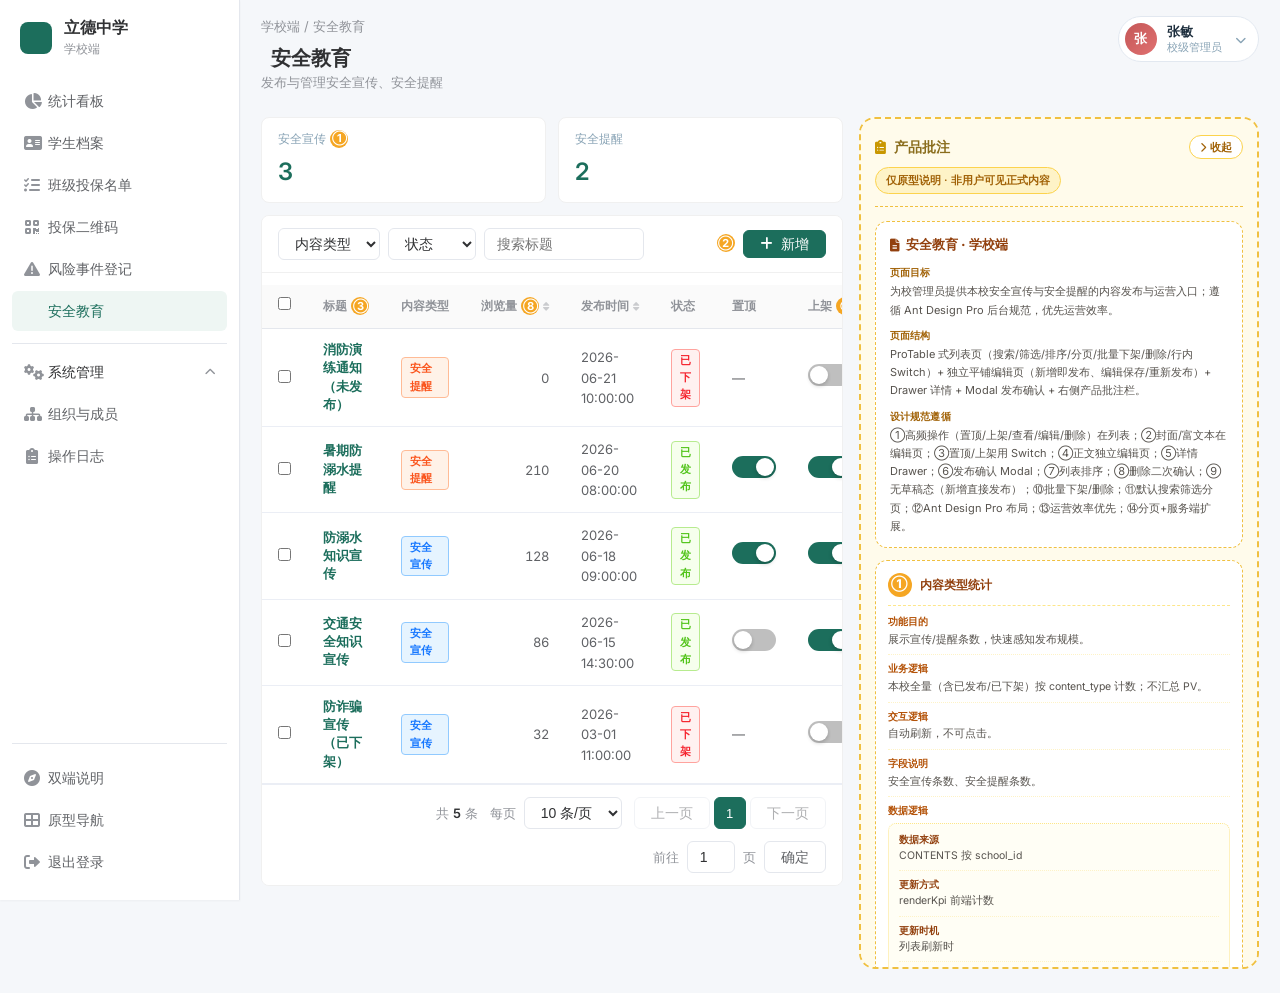
<file: 学平险-学校端--安全教育.html>
<!DOCTYPE html>
<html lang="zh-CN">
<head>
  <meta charset="UTF-8">
  <meta name="viewport" content="width=device-width, initial-scale=1.0">
  <title>学平险·学校端 | 安全教育</title>
  <link href="https://fonts.googleapis.com/css2?family=Inter:wght@400;500;600;700&display=swap" rel="stylesheet">
  <link rel="stylesheet" href="https://cdnjs.cloudflare.com/ajax/libs/font-awesome/6.0.0-beta3/css/all.min.css">
  <style>
    *{margin:0;padding:0;box-sizing:border-box}
    body{font-family:'Inter','PingFang SC',sans-serif;background:#f0f2f5;color:#1E2F3E;font-size:14px}
    .app-wrapper{display:flex;min-height:100vh}
    .main-content{flex:1;padding:1.5rem 2rem 2rem;overflow-x:auto}
    .top-bar{display:flex;justify-content:space-between;align-items:flex-start;gap:16px;margin-bottom:1rem;flex-wrap:wrap}
    .welcome h2{font-size:1.25rem;font-weight:600;display:flex;align-items:center;gap:10px}
    .welcome p{color:#5e7f92;font-size:.85rem;margin-top:4px}
    .btn{padding:8px 16px;border-radius:6px;font-size:13px;cursor:pointer;border:1px solid transparent;font-weight:500;display:inline-flex;align-items:center;gap:6px;text-decoration:none;color:inherit}
    .btn-primary{background:#1C6E5C;color:#fff;border-color:#1C6E5C}
    .btn-outline{background:#fff;border-color:#d9d9d9;color:#4c6a7e}
    .btn-sm{padding:5px 12px;font-size:12px}
    .btn:disabled{opacity:.45;cursor:not-allowed}

    .view{display:none}.view.active{display:block}
    .kpi-row{display:grid;grid-template-columns:repeat(2,1fr);gap:12px;margin-bottom:12px}
    @media(max-width:760px){.kpi-row{grid-template-columns:1fr}}
    .kpi{background:#fff;border:1px solid #f0f0f0;border-radius:8px;padding:12px 16px}
    .kpi .label{font-size:12px;color:#88a3b5}
    .kpi .val{font-size:1.5rem;font-weight:600;margin-top:4px;color:#1C6E5C}

    .panel{background:#fff;border:1px solid #f0f0f0;border-radius:8px;overflow:hidden}
    .toolbar{padding:12px 16px;border-bottom:1px solid #f0f0f0;display:flex;gap:8px;flex-wrap:wrap;align-items:center;background:#fff}
    .toolbar select,.toolbar input{padding:6px 11px;border:1px solid #d9d9d9;border-radius:6px;font-size:13px;background:#fff}
    .toolbar input[type=search]{flex:1;min-width:160px;max-width:240px}
    .toolbar .spacer{flex:1}

    .batch-bar{display:none;padding:8px 16px;background:#e6f4ff;border-bottom:1px solid #91caff;align-items:center;gap:12px;font-size:13px;flex-wrap:wrap}
    .batch-bar.show{display:flex}
    .batch-bar .count{color:#1C6E5C;font-weight:600}

    table{width:100%;border-collapse:collapse;font-size:13px}
    th,td{padding:10px 12px;text-align:left;border-bottom:1px solid #f0f0f0;vertical-align:middle}
    th{color:#6792a8;font-size:12px;font-weight:600;background:#fafafa;white-space:nowrap}
    th.sortable{cursor:pointer;user-select:none}
    th.sortable:hover{color:#1C6E5C}
    th.sortable .sort-ic{font-size:10px;margin-left:4px;opacity:.45}
    th.sortable.active .sort-ic{opacity:1;color:#1C6E5C}
    tbody tr:hover{background:#fafafa}
    td.num{text-align:right;font-variant-numeric:tabular-nums}
    .title-link{color:#1C6E5C;font-weight:600;cursor:pointer;background:none;border:none;padding:0;font-size:inherit;text-align:left;line-height:1.4}
    .title-link:hover{text-decoration:underline}
    .act-group{display:flex;gap:8px;flex-wrap:wrap;align-items:center}
    .link-btn{color:#1C6E5C;font-weight:500;cursor:pointer;background:none;border:none;font-size:12px;padding:0;white-space:nowrap}
    .link-btn.warn{color:#c45656}

    .type-tag{font-size:11px;font-weight:600;padding:2px 8px;border-radius:4px;display:inline-block}
    .type-tag.publicity{background:#e6f4ff;color:#1677ff;border:1px solid #91caff}
    .type-tag.reminder{background:#fff2e8;color:#fa541c;border:1px solid #ffbb96}
    .pill{font-size:11px;font-weight:600;padding:2px 8px;border-radius:4px;display:inline-block}
    .pill.pub{background:#f6ffed;color:#52c41a;border:1px solid #b7eb8f}
    .pill.off{background:#fff1f0;color:#f5222d;border:1px solid #ffa39e}
    .pill.draft{background:#fafafa;color:#8c8c8c;border:1px solid #d9d9d9}

    /* Switch（Ant Design 风格） */
    .switch-wrap{display:inline-flex;align-items:center;gap:6px;font-size:11px;color:#88a3b5}
    .switch{position:relative;width:44px;height:22px;border-radius:11px;background:#00000040;cursor:pointer;transition:.2s;border:none;padding:0;flex-shrink:0}
    .switch::after{content:'';position:absolute;top:2px;left:2px;width:18px;height:18px;border-radius:50%;background:#fff;transition:.2s;box-shadow:0 2px 4px rgba(0,0,0,.2)}
    .switch.on{background:#1C6E5C}
    .switch.on::after{left:24px}
    .switch:disabled{opacity:.4;cursor:not-allowed}

    .empty-state{text-align:center;padding:48px 24px;color:#88a3b5}

    .edit-form-panel{padding:20px 24px 24px}
    .edit-form-title{font-size:16px;font-weight:600;margin-bottom:20px;display:flex;align-items:center;gap:8px}
    .form-grid{display:grid;grid-template-columns:1fr 1fr;gap:16px 20px}
    @media(max-width:900px){.form-grid{grid-template-columns:1fr}}
    .form-grid .span-full{grid-column:1/-1}
    .form-row label{display:block;font-size:12px;color:#88a3b5;font-weight:500;margin-bottom:6px}
    .form-row label .req{color:#c45656}
    .form-row input,.form-row select{width:100%;padding:8px 11px;border:1px solid #d9d9d9;border-radius:6px;font-size:14px;font-family:inherit}
    .cover-only{display:none}.cover-only.show{display:block}
    .upload-box{border:1px dashed #d9d9d9;border-radius:6px;padding:20px;text-align:center;color:#88a3b5;font-size:13px;background:#fafafa;cursor:pointer}
    .rte{border:1px solid #d9d9d9;border-radius:6px;overflow:hidden;background:#fff}
    .rte-toolbar{padding:6px 10px;background:#fafafa;border-bottom:1px solid #f0f0f0;display:flex;gap:4px;flex-wrap:wrap}
    .rte-toolbar button{width:28px;height:28px;border:1px solid transparent;background:transparent;border-radius:4px;cursor:pointer;color:#4c6a7e;font-size:13px}
    .rte-toolbar button:hover{background:#eef6f3;color:#1C6E5C}
    .rte-toolbar .sep{width:1px;height:18px;background:#e8e8e8;margin:0 2px}
    .rte-body{min-height:260px;padding:14px 16px;font-size:14px;line-height:1.75;outline:none}
    .rte-body:empty:before{content:attr(data-placeholder);color:#bfbfbf;pointer-events:none}
    .edit-ft{margin-top:20px;padding-top:16px;border-top:1px solid #f0f0f0;display:flex;gap:8px;flex-wrap:wrap;align-items:center;justify-content:flex-end}

    /* Drawer 详情 */
    .drawer-mask{display:none;position:fixed;inset:0;background:rgba(0,0,0,.45);z-index:110}
    .drawer-mask.open{display:block}
    .drawer{position:fixed;top:0;right:0;width:min(480px,100vw);height:100vh;background:#fff;box-shadow:-4px 0 16px rgba(0,0,0,.08);z-index:111;transform:translateX(100%);transition:transform .25s;display:flex;flex-direction:column}
    .drawer-mask.open .drawer{transform:translateX(0)}
    .drawer-hd{padding:16px 20px;border-bottom:1px solid #f0f0f0;display:flex;justify-content:space-between;align-items:flex-start;gap:12px}
    .drawer-hd h3{font-size:16px;font-weight:600;line-height:1.4;flex:1}
    .drawer-close{border:none;background:none;font-size:20px;color:#88a3b5;cursor:pointer;line-height:1}
    .drawer-bd{padding:16px 20px;overflow-y:auto;flex:1;font-size:14px;line-height:1.7;color:#4c6a7e}
    .drawer-meta{font-size:12px;color:#88a3b5;line-height:1.8;margin-bottom:16px;padding:12px;background:#fafafa;border-radius:6px}
    .drawer-ft{padding:12px 20px;border-top:1px solid #f0f0f0;display:flex;gap:8px;justify-content:flex-end}

    .modal-mask{display:none;position:fixed;inset:0;background:rgba(0,0,0,.45);z-index:120;align-items:center;justify-content:center;padding:20px}
    .modal-mask.open{display:flex}
    .modal{background:#fff;border-radius:8px;width:100%;max-width:400px;padding:24px;text-align:center}
    .modal h4{font-size:16px;margin-bottom:8px}
    .modal p{font-size:13px;color:#88a3b5;margin-bottom:20px;line-height:1.6}
    .modal-btns{display:flex;gap:8px;justify-content:center}
  </style>
  <link rel="stylesheet" href="shared-ui.css">
  <link rel="stylesheet" href="proto-notes.css">
  <link rel="stylesheet" href="学平险-学校端-sidebar.css">
  <link rel="stylesheet" href="学平险-学校端-b-end.css">
</head>
<body>
<div class="app-wrapper">
  <div class="sidebar" id="schoolSidebar"></div>
  <main class="main-content">
    <div class="top-bar">
      <div class="page-head">
        <nav class="breadcrumb" id="pageBreadcrumb" aria-label="面包屑">学校端 / 安全教育</nav>
        <div class="page-title-row">
          <button type="button" class="btn-back" id="btnBack" hidden aria-label="返回"><i class="fas fa-arrow-left"></i></button>
          <div class="page-title-main welcome">
            <h2><i class="fas fa-shield-halved" style="color:#1C6E5C"></i> 安全教育</h2>
            <p id="pageDesc" class="page-sub">发布与管理安全宣传、安全提醒</p>
          </div>
        </div>
      </div>
      <div id="userMenuMount"></div>
    </div>

    <div class="page-with-notes">
    <div class="page-main-col">

    <div class="view active" id="viewList">
      <div class="kpi-row">
        <div class="kpi"><div class="label">安全宣传<span class="proto-mark" title="见右侧批注 ①">①</span></div><div class="val" id="kpiPublicity">—</div></div>
        <div class="kpi"><div class="label">安全提醒</div><div class="val" id="kpiReminder">—</div></div>
      </div>
      <div class="panel">
        <div class="toolbar">
          <select id="filterType"><option value="">内容类型</option><option value="PUBLICITY">安全宣传</option><option value="REMINDER">安全提醒</option></select>
          <select id="filterStatus"><option value="">状态</option><option value="PUBLISHED">已发布</option><option value="OFFLINE">已下架</option></select>
          <input type="search" id="filterKw" placeholder="搜索标题">
          <span class="spacer"></span>
          <span class="proto-mark" title="见右侧批注 ②">②</span>
          <button class="btn btn-primary btn-sm" id="btnAdd"><i class="fas fa-plus"></i> 新增</button>
        </div>
        <div class="batch-bar" id="batchBar">
          <span class="proto-mark" title="见右侧批注 ⑨">⑨</span>
          <span>已选 <span class="count" id="batchCount">0</span> 条</span>
          <button class="btn btn-outline btn-sm" id="batchOffline">批量下架</button>
          <button class="btn btn-outline btn-sm" id="batchDelete" style="color:#c45656;border-color:#ffa39e">批量删除</button>
          <button class="btn btn-outline btn-sm" id="batchClear">取消选择</button>
        </div>
        <div style="overflow-x:auto">
          <table>
            <thead>
              <tr>
                <th style="width:36px"><input type="checkbox" id="checkAll" title="全选"></th>
                <th>标题<span class="proto-mark" title="见右侧批注 ③">③</span></th>
                <th>内容类型</th>
                <th class="num sortable" data-sort="pv_count">浏览量<span class="proto-mark" title="见右侧批注 ⑧">⑧</span><i class="fas fa-sort sort-ic"></i></th>
                <th class="sortable" data-sort="publish_time">发布时间<i class="fas fa-sort sort-ic"></i></th>
                <th>状态</th>
                <th>置顶</th>
                <th>上架<span class="proto-mark" title="见右侧批注 ⑩">⑩</span></th>
                <th style="min-width:120px">操作<span class="proto-mark" title="见右侧批注 ④">④</span></th>
              </tr>
            </thead>
            <tbody id="contentTable"></tbody>
          </table>
        </div>
        <div class="pager" id="contentPager" data-b-end-pager data-page-size="10"></div>
      </div>
    </div>

    <div class="view" id="viewEdit">
      <div class="panel edit-form-panel">
        <div class="edit-form-title" id="editTitle"><i class="fas fa-plus"></i> 新增内容<span class="proto-mark" title="见右侧批注 ⑤">⑤</span></div>
        <div class="form-grid">
          <div class="form-row">
            <label>内容类型 <span class="req">*</span></label>
            <select id="fmType"><option value="PUBLICITY">安全宣传</option><option value="REMINDER">安全提醒</option></select>
          </div>
          <div class="form-row">
            <label>标题 <span class="req">*</span></label>
            <input type="text" id="fmTitle" placeholder="请输入标题">
          </div>
          <div class="form-row cover-only span-full" id="coverRow">
            <label>封面图（选填）</label>
            <div class="upload-box"><i class="fas fa-image"></i> 点击上传封面</div>
          </div>
          <div class="form-row span-full">
            <label>正文内容 <span class="req">*</span><span class="proto-mark" title="见右侧批注 ⑥">⑥</span></label>
            <div class="rte">
              <div class="rte-toolbar">
                <button type="button" data-cmd="bold"><i class="fas fa-bold"></i></button>
                <button type="button" data-cmd="italic"><i class="fas fa-italic"></i></button>
                <button type="button" data-cmd="underline"><i class="fas fa-underline"></i></button>
                <span class="sep"></span>
                <button type="button" data-cmd="formatBlock" data-val="h3"><i class="fas fa-heading"></i></button>
                <button type="button" data-cmd="insertUnorderedList"><i class="fas fa-list-ul"></i></button>
                <button type="button" id="btnInsertImg"><i class="fas fa-image"></i></button>
              </div>
              <div class="rte-body" id="rteBody" contenteditable="true" data-placeholder="请输入正文…"></div>
            </div>
          </div>
        </div>
        <div class="edit-ft">
          <button class="btn btn-outline" id="btnCancelEdit">取消</button>
          <button class="btn btn-outline" id="btnSaveEdit" style="display:none"><i class="fas fa-check"></i> 保存<span class="proto-mark" title="见右侧批注 ⑪" style="margin-left:6px">⑪</span></button>
          <button class="btn btn-primary" id="btnPublish"><i class="fas fa-paper-plane"></i> 发布<span class="proto-mark" title="见右侧批注 ⑦" style="margin-left:6px;background:rgba(255,255,255,.35)">⑦</span></button>
        </div>
      </div>
    </div>

    </div>
    <div id="protoNotesMount"></div>
    </div>
  </main>
</div>

<div class="drawer-mask" id="drawerMask">
  <div class="drawer" id="drawerPanel">
    <div class="drawer-hd">
      <h3 id="drawerTitle">—</h3>
      <button type="button" class="drawer-close" id="drawerClose">&times;</button>
    </div>
    <div class="drawer-bd" id="drawerBody"></div>
    <div class="drawer-ft">
      <button class="btn btn-outline" id="drawerCloseBtn">关闭</button>
      <button class="btn btn-primary" id="drawerEditBtn">编辑</button>
    </div>
  </div>
</div>

<div class="modal-mask" id="confirmModal">
  <div class="modal">
    <h4 id="confirmTitle">确认发布？</h4>
    <p id="confirmDesc">发布后将同步上架，本校学生家长即可查看</p>
    <div class="modal-btns">
      <button class="btn btn-outline" id="confirmCancel">取消</button>
      <button class="btn btn-primary" id="confirmOk">确认</button>
    </div>
  </div>
</div>

<script src="学平险-学校端-sidebar.js"></script>
<script src="b-end-pager.js"></script>
<script src="proto-notes.js"></script>
<script src="proto-datetime.js"></script>
<script src="学平险-学校端--安全教育.notes.js"></script>
<script>initSchoolSidebar("safetyEdu");</script>
<script>
  mountProtoNotes('protoNotesMount', buildFullProtoNotesSection(window.SAFETY_PROTO_SCHOOL));
</script>
<script>
  var SCHOOL_ID = 'SCH001';
  var STORAGE_KEY = 'school_safety_content_v2';
  var TYPE_LABEL = { PUBLICITY:'安全宣传', REMINDER:'安全提醒' };
  var STATUS_LABEL = { PUBLISHED:'已发布', OFFLINE:'已下架' };

  var DEFAULT = [
    { id:'SC001', school_id:SCHOOL_ID, title:'防溺水知识宣传', content_type:'PUBLICITY',
      content:'<p>溺水是我国青少年意外伤亡的首要原因。请家长做到「四知道」。</p>',
      cover_url:'pool', is_top:true, pv_count:128, status:'PUBLISHED', publish_time:'2026-06-18 09:00:00', update_time:'2026-06-18 09:00:00' },
    { id:'SC002', school_id:SCHOOL_ID, title:'交通安全知识宣传', content_type:'PUBLICITY',
      content:'<p>上下学请走斑马线，遵守交通信号灯。</p>',
      cover_url:'traffic', is_top:false, pv_count:86, status:'PUBLISHED', publish_time:'2026-06-15 14:30:00', update_time:'2026-06-15 14:30:00' },
    { id:'SC004', school_id:SCHOOL_ID, title:'暑期防溺水提醒', content_type:'REMINDER',
      content:'<p><strong>暑期将至，请家长务必履行监护责任。</strong></p>',
      cover_url:'', is_top:true, pv_count:210, status:'PUBLISHED', publish_time:'2026-06-20 08:00:00', update_time:'2026-06-20 08:00:00' },
    { id:'SC008', school_id:SCHOOL_ID, title:'消防演练通知（未发布）', content_type:'REMINDER',
      content:'<p>本周五下午进行全校消防演练，请各班做好准备。</p>',
      cover_url:'', is_top:false, pv_count:0, status:'OFFLINE', publish_time:'2026-06-21 10:00:00', update_time:'2026-06-21 10:00:00' },
    { id:'SC007', school_id:SCHOOL_ID, title:'防诈骗宣传（已下架）', content_type:'PUBLICITY',
      content:'<p>警惕冒充老师、家委的收费诈骗…</p>',
      cover_url:'', is_top:false, pv_count:32, status:'OFFLINE', publish_time:'2026-03-01 11:00:00', update_time:'2026-04-01 14:00:00' }
  ];

  var DT = window.ProtoDateTime;

  var CONTENTS = loadData();
  var editingId = null;
  var drawerId = null;
  var filters = { kw:'', type:'', status:'' };
  var sortField = 'update_time';
  var sortDir = 'desc';
  var selectedIds = new Set();
  var confirmCallback = null;

  function loadData(){
    try {
      var r = localStorage.getItem(STORAGE_KEY);
      if(r){
        return JSON.parse(r).map(function(c){
          if(c.status === 'DRAFT'){
            c.status = 'OFFLINE';
            if(!c.publish_time || c.publish_time === '—') c.publish_time = c.update_time || DT.nowDateTimeFull();
          }
          return c;
        });
      }
    } catch(e){}
    return JSON.parse(JSON.stringify(DEFAULT));
  }
  function saveData(){ localStorage.setItem(STORAGE_KEY, JSON.stringify(CONTENTS)); }

  function pillClass(s){ return s==='PUBLISHED'?'pub':'off'; }

  function showList(){
    document.getElementById('viewList').classList.add('active');
    document.getElementById('viewEdit').classList.remove('active');
    document.getElementById('pageDesc').textContent = '发布与管理安全宣传、安全提醒';
    document.getElementById('pageBreadcrumb').innerHTML = '学校端 / 安全教育';
    document.getElementById('btnBack').hidden = true;
    renderList();
  }

  function showEdit(id){
    editingId = id || null;
    document.getElementById('viewList').classList.remove('active');
    document.getElementById('viewEdit').classList.add('active');
    closeDrawer();
    document.getElementById('btnBack').hidden = false;
    var c = id ? CONTENTS.find(function(x){ return x.id === id; }) : null;
    document.getElementById('pageDesc').textContent = c ? '编辑 · '+c.title : '新增内容';
    document.getElementById('pageBreadcrumb').innerHTML = '学校端 / 安全教育 / <b>'+(c?'编辑内容':'新增内容')+'</b>';
    document.getElementById('editTitle').innerHTML = '<i class="fas fa-'+(c?'pen':'plus')+'"></i> '+(c?'编辑内容':'新增内容')+'<span class="proto-mark" title="见右侧批注 ⑤">⑤</span>';
    document.getElementById('fmType').value = c ? c.content_type : 'PUBLICITY';
    document.getElementById('fmTitle').value = c ? c.title : '';
    document.getElementById('rteBody').innerHTML = c ? c.content : '';
    toggleCover();
    var st = c ? c.status : null;
    document.getElementById('btnSaveEdit').style.display = c ? 'inline-flex' : 'none';
    if (c) {
      document.getElementById('btnSaveEdit').innerHTML = '<i class="fas fa-check"></i> 保存<span class="proto-mark" title="见右侧批注 ⑪" style="margin-left:6px">⑪</span>';
    }
    document.getElementById('btnPublish').innerHTML = '<i class="fas fa-paper-plane"></i> '+(st==='PUBLISHED'||st==='OFFLINE'?'重新发布':'发布')+'<span class="proto-mark" title="见右侧批注 ⑦" style="margin-left:6px;background:rgba(255,255,255,.35)">⑦</span>';
    window.scrollTo(0,0);
  }

  function getRteHtml(){
    var html = document.getElementById('rteBody').innerHTML.trim();
    return document.getElementById('rteBody').innerText.trim() ? html : '';
  }

  function renderKpi(){
    var pub=0, rem=0;
    CONTENTS.forEach(function(c){
      if(c.content_type==='PUBLICITY') pub++; else rem++;
    });
    document.getElementById('kpiPublicity').textContent = pub;
    document.getElementById('kpiReminder').textContent = rem;
  }

  function filtered(){
    var list = CONTENTS.filter(function(c){
      if(filters.kw && c.title.indexOf(filters.kw)<0) return false;
      if(filters.type && c.content_type!==filters.type) return false;
      if(filters.status && c.status!==filters.status) return false;
      return true;
    });
    list.sort(function(a,b){
      var va = a[sortField], vb = b[sortField];
      if(sortField==='pv_count'){ va=va||0; vb=vb||0; return sortDir==='asc'?va-vb:vb-va; }
      va = va||''; vb = vb||'';
      return sortDir==='asc'?String(va).localeCompare(String(vb)):String(vb).localeCompare(String(va));
    });
    return list;
  }

  function updateBatchBar(){
    var n = selectedIds.size;
    document.getElementById('batchBar').classList.toggle('show', n > 0);
    document.getElementById('batchCount').textContent = n;
    document.getElementById('batchOffline').disabled = n === 0;
    document.getElementById('batchDelete').disabled = n === 0;
  }

  function renderList(){
    renderKpi();
    var list = filtered();
    document.querySelectorAll('th.sortable').forEach(function(th){
      th.classList.toggle('active', th.getAttribute('data-sort')===sortField);
      var ic = th.querySelector('.sort-ic');
      if(ic) ic.className = 'fas sort-ic '+(sortField===th.getAttribute('data-sort')?(sortDir==='asc'?'fa-sort-up':'fa-sort-down'):'fa-sort');
    });
    var el = document.getElementById('contentTable');
    if(!list.length){
      el.innerHTML = '<tr><td colspan="9"><div class="empty-state"><p>暂无内容</p><button class="btn btn-primary btn-sm" id="btnEmptyAdd"><i class="fas fa-plus"></i> 新增</button></div></td></tr>';
      document.getElementById('btnEmptyAdd').onclick = function(){ showEdit(); };
      if(window.BEndPager) BEndPager.remount('#contentPager');
      updateBatchBar();
      return;
    }
    el.innerHTML = list.map(function(c){
      var tCls = c.content_type==='REMINDER'?'reminder':'publicity';
      var pubTime = DT.formatDateTimeFull(c.publish_time);
      var topOn = !!c.is_top;
      var shelfOn = c.status==='PUBLISHED';
      var acts = '<button class="link-btn" data-act="edit" data-id="'+c.id+'">编辑</button>';
      acts += '<button class="link-btn warn" data-act="delete" data-id="'+c.id+'">删除</button>';
      var topCell = c.status==='PUBLISHED'
        ? '<button type="button" class="switch'+(topOn?' on':'')+'" data-act="top" data-id="'+c.id+'"></button>'
        : '—';
      var shelfCell = '<button type="button" class="switch'+(shelfOn?' on':'')+'" data-act="shelf" data-id="'+c.id+'"></button>';
      return '<tr data-id="'+c.id+'">'+
        '<td><input type="checkbox" class="row-check" data-id="'+c.id+'"'+(selectedIds.has(c.id)?' checked':'')+'></td>'+
        '<td><button type="button" class="title-link" data-act="detail" data-id="'+c.id+'">'+c.title+'</button></td>'+
        '<td><span class="type-tag '+tCls+'">'+TYPE_LABEL[c.content_type]+'</span></td>'+
        '<td class="num">'+(c.pv_count||0).toLocaleString()+'</td>'+
        '<td>'+pubTime+'</td>'+
        '<td><span class="pill '+pillClass(c.status)+'">'+STATUS_LABEL[c.status]+'</span></td>'+
        '<td>'+topCell+'</td>'+
        '<td>'+shelfCell+'</td>'+
        '<td><div class="act-group">'+acts+'</div></td></tr>';
    }).join('');
    if(window.BEndPager) BEndPager.remount('#contentPager');
    document.getElementById('checkAll').checked = list.length && list.every(function(c){ return selectedIds.has(c.id); });
    updateBatchBar();
  }

  function openDrawer(id){
    var c = CONTENTS.find(function(x){ return x.id===id; });
    if(!c) return;
    drawerId = id;
    document.getElementById('drawerTitle').textContent = c.title;
    document.getElementById('drawerBody').innerHTML =
      '<div class="drawer-meta">类型：'+TYPE_LABEL[c.content_type]+' · 状态：'+STATUS_LABEL[c.status]+
      '<br>发布时间：'+DT.formatDateTimeFull(c.publish_time)+' · 浏览量：'+(c.pv_count||0)+'</div>'+
      '<div class="detail-content">'+c.content+'</div>';
    document.getElementById('drawerMask').classList.add('open');
  }
  function closeDrawer(){
    drawerId = null;
    document.getElementById('drawerMask').classList.remove('open');
  }

  function openConfirm(title, desc, onOk){
    document.getElementById('confirmTitle').textContent = title;
    document.getElementById('confirmDesc').textContent = desc;
    confirmCallback = onOk;
    document.getElementById('confirmModal').classList.add('open');
  }

  function collectForm(requireContent){
    var title = document.getElementById('fmTitle').value.trim();
    var content = getRteHtml();
    if(!title){ alert('请填写标题'); return null; }
    if(requireContent && !content){ alert('请填写正文'); return null; }
    return { title:title, content:content||'<p></p>', content_type:document.getElementById('fmType').value, is_top:false };
  }

  function mergeFormData(item, data){
    item.title = data.title;
    item.content = data.content;
    item.content_type = data.content_type;
    item.cover_url = data.content_type === 'PUBLICITY' ? (item.cover_url || '') : '';
    item.update_time = DT.nowDateTimeFull();
  }

  function createPublishedItem(data){
    var item = {
      id:'SC'+Date.now().toString().slice(-6),
      school_id:SCHOOL_ID,
      title:data.title,
      content_type:data.content_type,
      content:data.content,
      cover_url:data.content_type==='PUBLICITY'?'':'',
      is_top:false,
      pv_count:0,
      status:'PUBLISHED',
      publish_time:DT.nowDateTimeFull(),
      update_time:DT.nowDateTimeFull()
    };
    return item;
  }

  /** 发布同步上架：status=PUBLISHED 即列表上架 Switch 为开 */
  function publishItem(item){
    var now = DT.nowDateTimeFull();
    item.status = 'PUBLISHED';
    item.publish_time = now;
    item.update_time = now;
  }

  /** 下架同步关闭上架 Switch */
  function offlineItem(item){
    item.status = 'OFFLINE';
    item.update_time = DT.nowDateTimeFull();
  }

  function confirmPublish(items, onOk){
    var republish = items.length === 1 && items[0] && items[0].id;
    openConfirm(
      republish ? '确认重新发布？' : '确认发布？',
      republish
        ? '重新发布后将更新发布时间并同步上架，家长端可查看最新内容（浏览量保留）'
        : '发布后将同步上架，本校学生家长即可查看；若暂不想展示请关闭上架 Switch 或删除',
      onOk
    );
  }

  function publishWithForm(data){
    var item;
    if(editingId){
      item = CONTENTS.find(function(c){ return c.id===editingId; });
      mergeFormData(item, data);
    } else {
      item = createPublishedItem(data);
      CONTENTS.unshift(item);
      saveData();
      return item;
    }
    publishItem(item);
    saveData();
    return item;
  }

  document.getElementById('contentTable').addEventListener('click', function(e){
    var sw = e.target.closest('button.switch[data-act]');
    if(sw && !sw.disabled){
      var id = sw.getAttribute('data-id'), act = sw.getAttribute('data-act');
      var item = CONTENTS.find(function(c){ return c.id===id; });
      if(!item) return;
      if(act==='top' && item.status==='PUBLISHED'){ item.is_top = !item.is_top; item.update_time = DT.nowDateTimeFull(); saveData(); renderList(); }
      if(act==='shelf'){
        if(item.status === 'PUBLISHED') offlineItem(item);
        else publishItem(item);
        saveData();
        renderList();
      }
      return;
    }
    var btn = e.target.closest('[data-act]');
    if(!btn) return;
    var id = btn.getAttribute('data-id'), act = btn.getAttribute('data-act');
    if(act==='detail') openDrawer(id);
    else if(act==='edit') showEdit(id);
    else if(act==='delete') deleteItem(id);
  });

  document.getElementById('contentTable').addEventListener('change', function(e){
    if(e.target.classList.contains('row-check')){
      var id = e.target.getAttribute('data-id');
      if(e.target.checked) selectedIds.add(id); else selectedIds.delete(id);
      updateBatchBar();
    }
  });

  document.getElementById('checkAll').onchange = function(){
    filtered().forEach(function(c){
      if(this.checked) selectedIds.add(c.id); else selectedIds.delete(c.id);
    }, this);
    renderList();
  };

  document.querySelector('thead').addEventListener('click', function(e){
    var th = e.target.closest('th.sortable');
    if(!th) return;
    var f = th.getAttribute('data-sort');
    if(sortField===f) sortDir = sortDir==='asc'?'desc':'asc';
    else { sortField = f; sortDir = 'desc'; }
    renderList();
  });

  function deleteItem(id){
    var item = CONTENTS.find(function(c){ return c.id===id; });
    if(!item||!confirm('确认删除「'+item.title+'」？删除后不可恢复。')) return;
    CONTENTS = CONTENTS.filter(function(c){ return c.id!==id; });
    selectedIds.delete(id); saveData(); renderList();
  }

  document.getElementById('batchOffline').onclick = function(){
    var ids = Array.from(selectedIds).filter(function(id){ var c=CONTENTS.find(function(x){return x.id===id;}); return c&&c.status==='PUBLISHED'; });
    if(!ids.length){ alert('所选内容中没有已发布项'); return; }
    if(!confirm('确认批量下架 '+ids.length+' 条？')) return;
    ids.forEach(function(id){ offlineItem(CONTENTS.find(function(x){return x.id===id;})); });
    saveData(); selectedIds.clear(); renderList();
  };
  document.getElementById('batchDelete').onclick = function(){
    var ids = Array.from(selectedIds);
    if(!ids.length||!confirm('确认批量删除 '+ids.length+' 条？不可恢复。')) return;
    CONTENTS = CONTENTS.filter(function(c){ return ids.indexOf(c.id)<0; });
    selectedIds.clear(); saveData(); renderList();
  };
  document.getElementById('batchClear').onclick = function(){ selectedIds.clear(); renderList(); };

  document.querySelector('.rte-toolbar').addEventListener('click', function(e){
    var btn = e.target.closest('button[data-cmd]');
    if(!btn) return;
    e.preventDefault();
    document.getElementById('rteBody').focus();
    var cmd = btn.getAttribute('data-cmd'), val = btn.getAttribute('data-val');
    if(cmd==='formatBlock') document.execCommand(cmd,false,val);
    else document.execCommand(cmd,false,null);
  });
  document.getElementById('btnInsertImg').onclick = function(){
    document.getElementById('rteBody').focus();
    document.execCommand('insertHTML',false,'<div style="background:#f5f5f5;padding:16px;text-align:center;color:#999;margin:8px 0"><i class="fas fa-image"></i> 配图</div>');
  };
  function toggleCover(){ document.getElementById('coverRow').classList.toggle('show', document.getElementById('fmType').value==='PUBLICITY'); }
  document.getElementById('fmType').onchange = toggleCover;

  document.getElementById('btnSaveEdit').onclick = function(){
    var data = collectForm(true);
    if(!data) return;
    var item = CONTENTS.find(function(c){ return c.id===editingId; });
    mergeFormData(item, data);
    saveData();
    alert('已保存（未更新发布时间；若需同步上架请点重新发布，或在列表打开上架 Switch）');
    showList();
  };
  document.getElementById('btnPublish').onclick = function(){
    var data = collectForm(true);
    if(!data) return;
    var existing = editingId ? CONTENTS.find(function(c){ return c.id===editingId; }) : null;
    var isNew = !existing;
    confirmPublish(existing ? [existing] : [], function(){
      publishWithForm(data);
      alert(isNew ? '发布成功，已同步上架' : '已重新发布并同步上架');
      showList();
    });
  };
  document.getElementById('confirmCancel').onclick = function(){ document.getElementById('confirmModal').classList.remove('open'); confirmCallback=null; };
  document.getElementById('confirmOk').onclick = function(){
    document.getElementById('confirmModal').classList.remove('open');
    if(confirmCallback) confirmCallback();
    confirmCallback = null;
  };

  document.getElementById('drawerClose').onclick = closeDrawer;
  document.getElementById('drawerCloseBtn').onclick = closeDrawer;
  document.getElementById('drawerMask').onclick = function(e){ if(e.target===this) closeDrawer(); };
  document.getElementById('drawerEditBtn').onclick = function(){ if(drawerId){ closeDrawer(); showEdit(drawerId); } };

  document.getElementById('btnAdd').onclick = function(){ showEdit(); };
  document.getElementById('btnBack').onclick = showList;
  document.getElementById('btnCancelEdit').onclick = showList;
  document.getElementById('filterKw').oninput = function(e){ filters.kw=e.target.value.trim(); renderList(); };
  document.getElementById('filterType').onchange = function(e){ filters.type=e.target.value; renderList(); };
  document.getElementById('filterStatus').onchange = function(e){ filters.status=e.target.value; renderList(); };

  initSchoolUserMenu('#userMenuMount', showList);
  showList();
</script>
</body>
</html>
</file>
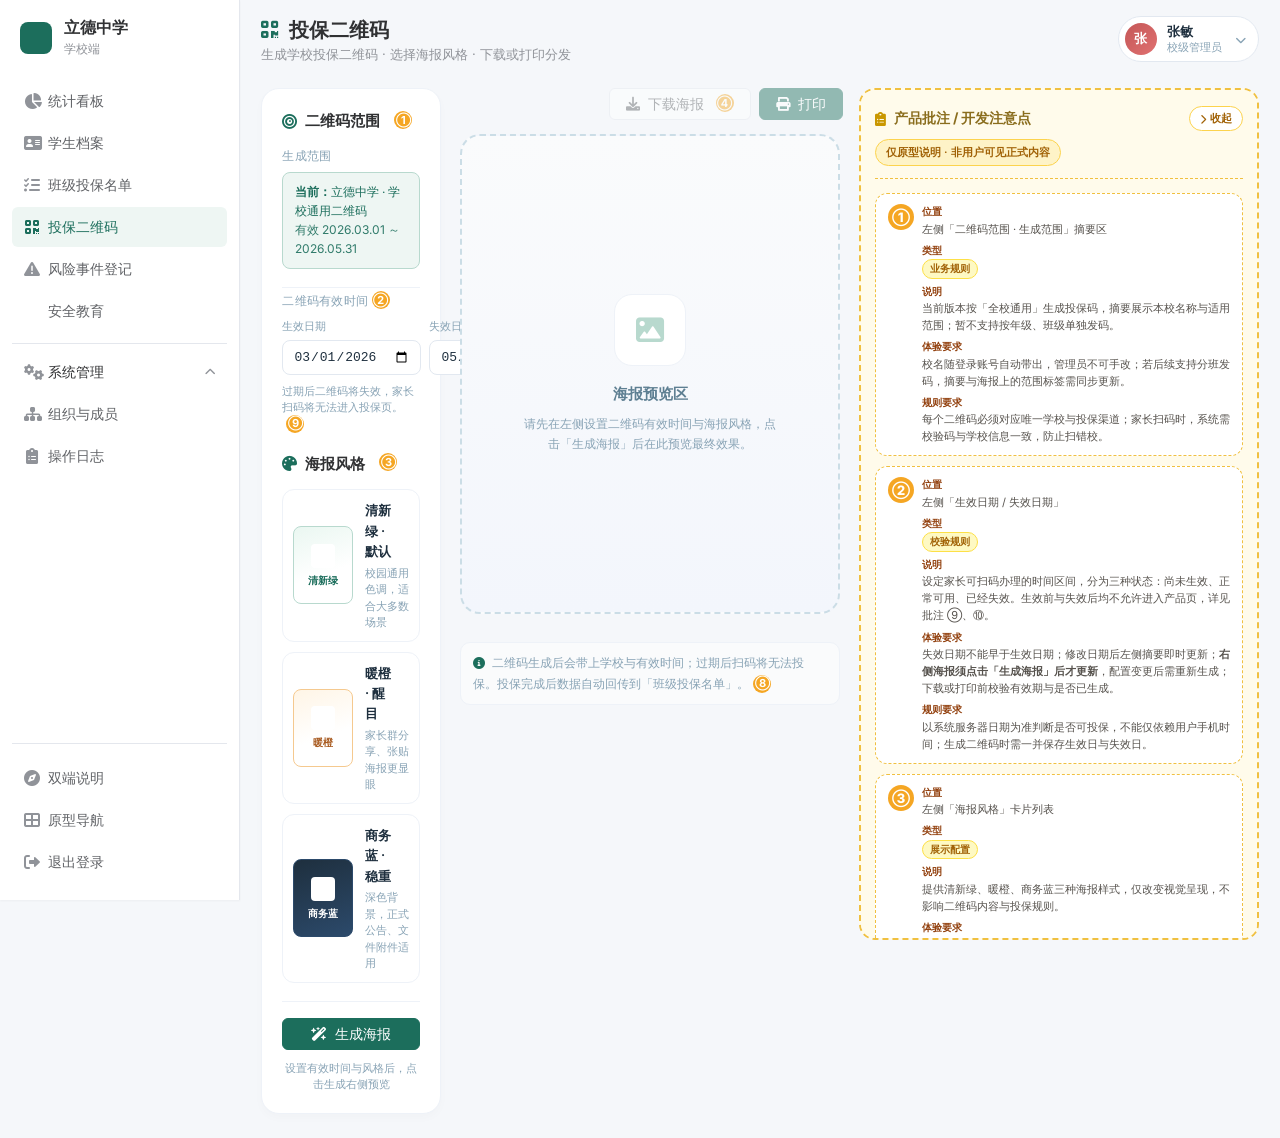
<file: 学平险-学校端--投保二维码.html>
<!DOCTYPE html>
<html lang="zh-CN">
<head>
  <meta charset="UTF-8">
  <meta name="viewport" content="width=device-width, initial-scale=1.0">
  <title>学平险·学校端 | 投保二维码</title>
  <link href="https://fonts.googleapis.com/css2?family=Inter:wght@400;500;600;700&display=swap" rel="stylesheet">
  <link rel="stylesheet" href="https://cdnjs.cloudflare.com/ajax/libs/font-awesome/6.0.0-beta3/css/all.min.css">
  <style>
    *{margin:0;padding:0;box-sizing:border-box}
    body{font-family:'Inter','PingFang SC',sans-serif;background:#f3f6fc;color:#1E2F3E;font-size:14px}
    .app-wrapper{display:flex;min-height:100vh}
    .main-content{flex:1;padding:1.5rem 2rem 2rem;overflow-x:auto}
    .top-bar{display:flex;justify-content:space-between;align-items:flex-start;gap:16px;margin-bottom:1rem;flex-wrap:wrap}
    .welcome h2{font-size:1.5rem;font-weight:600;display:flex;align-items:center;gap:10px}
    .welcome p{color:#5e7f92;font-size:.85rem;margin-top:4px}
    .actions{display:flex;gap:8px;flex-wrap:wrap;align-items:center}
    .btn{padding:8px 16px;border-radius:10px;font-size:13px;cursor:pointer;border:none;font-weight:500;display:inline-flex;align-items:center;gap:6px}
    .btn-primary{background:#1C6E5C;color:#fff}
    .btn-primary:hover{background:#155a4a}
    .btn-outline{background:#fff;border:1px solid #cbdde6;color:#4c6a7e}
    .btn-outline:hover{border-color:#1C6E5C;color:#1C6E5C}

    .layout{display:grid;grid-template-columns:360px minmax(280px,1fr);gap:16px;align-items:start}
    @media(max-width:960px){.layout{grid-template-columns:1fr}}
    .panel{background:#fff;border:1px solid #eef2f8;border-radius:18px;padding:20px;box-shadow:0 4px 10px rgba(0,0,0,.02)}
    .panel h3{font-size:15px;font-weight:600;margin-bottom:14px;display:flex;align-items:center;gap:8px}
    .panel h3 i{color:#1C6E5C}

    /* —— 左侧：范围 + 海报样式选择 —— */
    .scope-block{margin-bottom:18px}
    .scope-hd{font-size:12px;color:#88a3b5;margin-bottom:6px;font-weight:500;letter-spacing:.02em}
    .scope-summary{margin-top:4px;padding:9px 12px;background:#eef6f3;border:1px solid #b8d9ce;border-radius:8px;font-size:12px;color:#1C6E5C;line-height:1.6}
    .scope-summary b{color:#1C6E5C}

    .validity-block{margin-bottom:18px;padding-top:4px;border-top:1px solid #eef2f8}
    .validity-dates{display:grid;grid-template-columns:1fr 1fr;gap:8px;margin-top:8px}
    .validity-dates .field label{display:block;font-size:11px;color:#88a3b5;margin-bottom:4px}
    .validity-dates input[type=date]{width:100%;padding:8px 10px;border:1px solid #e2e8f0;border-radius:8px;font-size:13px;background:#fff;color:#1E2F3E}
    .validity-tip{margin-top:8px;font-size:11px;color:#88a3b5;line-height:1.5}
    .validity-tip.warn{color:#c45656}

    .style-list{display:flex;flex-direction:column;gap:10px}
    .style-card{display:flex;gap:12px;padding:10px;border:1px solid #eef2f8;border-radius:12px;cursor:pointer;background:#fff;transition:.15s;align-items:center}
    .style-card:hover{border-color:#cbdde6}
    .style-card.active{border-color:#1C6E5C;background:#f5fbf8;box-shadow:0 0 0 3px rgba(28,110,92,.08)}
    .style-thumb{width:60px;height:78px;border-radius:8px;flex-shrink:0;display:flex;flex-direction:column;align-items:center;justify-content:center;font-size:10px;font-weight:600;text-align:center;line-height:1.3;padding:6px;position:relative}
    .style-thumb .dot{width:24px;height:24px;background:#fff;border-radius:4px;margin-bottom:6px}
    .style-info{flex:1;min-width:0}
    .style-info .name{font-size:13px;font-weight:600;color:#1E2F3E;display:flex;align-items:center;gap:6px}
    .style-info .name i.check{color:#1C6E5C;font-size:12px;opacity:0;transition:.15s}
    .style-card.active .style-info .name i.check{opacity:1}
    .style-info .desc{font-size:11px;color:#88a3b5;margin-top:3px;line-height:1.5}

    .generate-block{margin-top:18px;padding-top:16px;border-top:1px solid #eef2f8}
    .generate-block .btn-generate{width:100%;justify-content:center;padding:11px 16px;font-size:14px}

    /* —— 右侧：海报预览 —— */
    .preview-wrap{display:flex;flex-direction:column;align-items:center;justify-content:flex-start;gap:14px;width:100%}
    .preview-actions{display:flex;gap:8px;align-self:flex-end}
    .preview-actions .btn:disabled{opacity:.45;cursor:not-allowed;pointer-events:none}

    .poster-placeholder{
      width:100%;max-width:380px;min-height:480px;border-radius:20px;
      border:2px dashed #cbdde6;background:linear-gradient(180deg,#fafbfc 0%,#f3f6fc 100%);
      display:flex;align-items:center;justify-content:center;padding:32px 24px;
      text-align:center;color:#88a3b5;
    }
    .poster-placeholder .ph-inner{max-width:260px}
    .poster-placeholder .ph-icon{
      width:72px;height:72px;margin:0 auto 16px;border-radius:18px;
      background:#fff;border:1px solid #eef2f8;display:flex;align-items:center;justify-content:center;
      font-size:28px;color:#b8d9ce;
    }
    .poster-placeholder .ph-title{font-size:15px;font-weight:600;color:#5e7f92;margin-bottom:8px}
    .poster-placeholder .ph-desc{font-size:12px;line-height:1.7;color:#88a3b5}
    .poster-placeholder.is-stale .ph-icon{color:#e6b422;border-color:#f5dab1;background:#fffbf5}
    .poster-placeholder.is-stale .ph-title{color:#b88230}

    .poster-panel{display:none;width:100%;flex-direction:column;align-items:center;gap:14px}
    .poster-panel.show{display:flex}

    .poster{width:100%;max-width:380px;border-radius:20px;padding:28px 24px;text-align:center;box-shadow:0 8px 24px rgba(28,46,71,.08);position:relative;overflow:hidden}
    .poster .school{display:flex;align-items:center;justify-content:center;gap:8px;font-weight:600;font-size:14px;margin-bottom:8px}
    .poster .term{display:inline-block;padding:3px 12px;border-radius:999px;font-size:11px;font-weight:600;margin-bottom:14px}
    .poster h2{font-size:1.5rem;font-weight:800;letter-spacing:.04em;margin-bottom:6px}
    .poster .sub{font-size:13px;margin-bottom:6px;opacity:.85}
    .poster .scope-tag{display:inline-block;padding:4px 12px;border-radius:999px;font-size:12px;font-weight:600;margin-top:4px}
    .qr-frame{width:220px;height:220px;margin:18px auto 12px;border-radius:16px;background:#fff;display:flex;align-items:center;justify-content:center;padding:14px;position:relative}
    .qr-img{width:100%;height:100%;background:
      conic-gradient(from 0deg at 50% 50%, #1E2F3E 0 90deg,transparent 90deg 180deg,#1E2F3E 180deg 270deg,transparent 270deg 360deg);
      background-size:8px 8px;border-radius:8px;position:relative}
    .qr-img::before,.qr-img::after,.qr-img>span{content:'';position:absolute;width:46px;height:46px;background:#fff;border:6px solid #1E2F3E;border-radius:8px}
    .qr-img::before{top:6px;left:6px}
    .qr-img::after{top:6px;right:6px}
    .qr-img>span{bottom:6px;left:6px}
    .qr-mid{position:absolute;left:50%;top:50%;transform:translate(-50%,-50%);width:40px;height:40px;background:#fff;border-radius:8px;display:flex;align-items:center;justify-content:center;font-size:18px}
    .poster .scan-tip{font-size:13px;font-weight:600;margin-top:4px}
    .poster .validity{font-size:12px;margin-top:12px;padding:8px 14px;border-radius:8px;display:inline-block;line-height:1.6}
    .poster .deadline{font-size:12px;margin-top:8px;padding:0;background:transparent;border:none;display:block;opacity:.85}
    .poster .foot{font-size:11px;margin-top:14px;opacity:.7}

    /* 主题：清新绿 */
    .poster.theme-green{background:linear-gradient(160deg,#eaf7f1 0%,#ffffff 60%);color:#1C6E5C;border:2px solid #b8d9ce}
    .poster.theme-green .term{background:#1C6E5C;color:#fff}
    .poster.theme-green .scope-tag{background:#fff;color:#1C6E5C;border:1px solid #b8d9ce}
    .poster.theme-green .validity{background:#fff;color:#1C6E5C;border:1px solid #b8d9ce}
    .poster.theme-green .deadline{color:#1C6E5C}
    .poster.theme-green .qr-mid{color:#1C6E5C}
    .style-thumb.theme-green{background:linear-gradient(160deg,#eaf7f1 0%,#ffffff 60%);color:#1C6E5C;border:1px solid #b8d9ce}

    /* 主题：暖橙 */
    .poster.theme-orange{background:linear-gradient(160deg,#fff5e6 0%,#ffffff 60%);color:#a85a1f;border:2px solid #f5c98f}
    .poster.theme-orange .term{background:#e07a23;color:#fff}
    .poster.theme-orange .scope-tag{background:#fff;color:#a85a1f;border:1px solid #f5c98f}
    .poster.theme-orange .validity{background:#fff;color:#a85a1f;border:1px solid #f5c98f}
    .poster.theme-orange .deadline{color:#a85a1f}
    .poster.theme-orange .qr-mid{color:#e07a23}
    .style-thumb.theme-orange{background:linear-gradient(160deg,#fff5e6 0%,#ffffff 60%);color:#a85a1f;border:1px solid #f5c98f}

    /* 主题：商务蓝 */
    .poster.theme-blue{background:linear-gradient(160deg,#1E2F3E 0%,#2c4a6b 100%);color:#fff;border:2px solid #2c4a6b}
    .poster.theme-blue .term{background:rgba(255,255,255,.15);color:#fff;border:1px solid rgba(255,255,255,.3)}
    .poster.theme-blue .scope-tag{background:rgba(255,255,255,.15);color:#fff;border:1px solid rgba(255,255,255,.3)}
    .poster.theme-blue .validity{background:rgba(255,255,255,.15);color:#fff;border:1px solid rgba(255,255,255,.3)}
    .poster.theme-blue .deadline{color:rgba(255,255,255,.9)}
    .poster.theme-blue .qr-mid{color:#1E2F3E}
    .style-thumb.theme-blue{background:linear-gradient(160deg,#1E2F3E 0%,#2c4a6b 100%);color:#fff;border:1px solid #2c4a6b}

    .hint{font-size:12px;color:#88a3b5;line-height:1.7;margin-top:14px;padding:10px 12px;background:#fafbfc;border:1px solid #eef2f8;border-radius:10px;width:100%;max-width:380px}
    .hint i{color:#1C6E5C;margin-right:4px}

    @media print{
      .sidebar,.top-bar,.panel.scope-panel,.preview-actions,.hint,.poster-placeholder,
      .proto-mark,.proto-notes-section{display:none!important}
      .main-content{padding:0}
      .layout{grid-template-columns:1fr}
      .poster-panel.show{display:flex!important}
      .poster{border:2px solid #000;box-shadow:none;max-width:100%}
    }
  </style>
  <link rel="stylesheet" href="shared-ui.css">
  <link rel="stylesheet" href="proto-notes.css">
  <link rel="stylesheet" href="学平险-学校端-sidebar.css">
  <link rel="stylesheet" href="学平险-学校端-b-end.css">
</head>
<body>
<div class="app-wrapper">
  <div class="sidebar" id="schoolSidebar"></div>
  <main class="main-content">

    <div class="top-bar">
      <div class="welcome">
        <h2><i class="fas fa-qrcode" style="color:#1C6E5C"></i> 投保二维码</h2>
        <p>生成学校投保二维码 · 选择海报风格 · 下载或打印分发</p>
      </div>
      <div class="actions">
        <div id="userMenuMount"></div>
      </div>
    </div>

    <div class="page-with-notes">
    <div class="page-main-col">
    <div class="layout">
      <!-- 左：范围 + 海报风格 -->
      <div class="panel scope-panel">
        <h3><i class="fas fa-bullseye"></i> 二维码范围<span class="proto-mark" title="见右侧批注 ①">①</span></h3>
        <div class="scope-block">
          <div class="scope-hd">生成范围</div>
          <div class="scope-summary" id="scopeSummary">
            <b>当前：</b>立德中学 · 学校通用二维码
          </div>
        </div>

        <div class="validity-block">
          <div class="scope-hd">二维码有效时间<span class="proto-mark" title="见右侧批注 ②">②</span></div>
          <div class="validity-dates">
            <div class="field">
              <label for="validFrom">生效日期</label>
              <input type="date" id="validFrom" value="2026-03-01">
            </div>
            <div class="field">
              <label for="validTo">失效日期</label>
              <input type="date" id="validTo" value="2026-05-31">
            </div>
          </div>
          <p class="validity-tip" id="validityTip"><span id="validityTipText">过期后二维码将失效，家长扫码将无法进入投保页。</span><span class="proto-mark" title="见右侧批注 ⑨⑩⑪">⑨</span></p>
        </div>

        <h3 style="margin-top:8px"><i class="fas fa-palette"></i> 海报风格<span class="proto-mark" title="见右侧批注 ③">③</span></h3>
        <div class="style-list" id="styleList">
          <div class="style-card" data-theme="green">
            <div class="style-thumb theme-green"><div class="dot"></div>清新绿</div>
            <div class="style-info">
              <div class="name">清新绿 · 默认 <i class="fas fa-check check"></i></div>
              <div class="desc">校园通用色调，适合大多数场景</div>
            </div>
          </div>
          <div class="style-card" data-theme="orange">
            <div class="style-thumb theme-orange"><div class="dot"></div>暖橙</div>
            <div class="style-info">
              <div class="name">暖橙 · 醒目 <i class="fas fa-check check"></i></div>
              <div class="desc">家长群分享、张贴海报更显眼</div>
            </div>
          </div>
          <div class="style-card" data-theme="blue">
            <div class="style-thumb theme-blue"><div class="dot"></div>商务蓝</div>
            <div class="style-info">
              <div class="name">商务蓝 · 稳重 <i class="fas fa-check check"></i></div>
              <div class="desc">深色背景，正式公告、文件附件适用</div>
            </div>
          </div>
        </div>

        <div class="generate-block">
          <button type="button" class="btn btn-primary btn-generate" id="btnGenerate">
            <i class="fas fa-wand-magic-sparkles"></i> 生成海报
          </button>
          <p class="validity-tip" style="margin-top:10px;text-align:center">设置有效时间与风格后，点击生成右侧预览</p>
        </div>
      </div>

      <!-- 右：海报预览 -->
      <div class="preview-wrap">
        <div class="preview-actions">
          <button class="btn btn-outline" id="btnDownload" disabled><i class="fas fa-download"></i> 下载海报<span class="proto-mark" title="见右侧批注 ④">④</span></button>
          <button class="btn btn-primary" id="btnPrint" disabled><i class="fas fa-print"></i> 打印</button>
        </div>

        <div class="poster-placeholder" id="posterPlaceholder">
          <div class="ph-inner">
            <div class="ph-icon"><i class="fas fa-image"></i></div>
            <p class="ph-title">海报预览区</p>
            <p class="ph-desc" id="placeholderDesc">请先在左侧设置二维码有效时间与海报风格，点击「生成海报」后在此预览最终效果。</p>
          </div>
        </div>

        <div class="poster-panel" id="posterPanel">
        <div class="poster theme-green" id="poster">
          <div class="school"><i class="fas fa-shield-heart"></i> 立德中学<span class="proto-mark" title="见右侧批注 ⑤">⑤</span></div>
          <span class="term" id="posterTerm">2026 春季</span>
          <h2>扫码投保</h2>
          <span class="scope-tag" id="posterScopeTag">学校通用</span>
          <div class="qr-frame">
            <span class="proto-mark" style="position:absolute;top:8px;right:8px;z-index:2" title="见右侧批注 ⑥">⑥</span>
            <div class="qr-img"><span></span><div class="qr-mid"><i class="fas fa-shield-heart"></i></div></div>
          </div>
          <div class="scan-tip">扫码立即投保 极速出单</div>
          <div class="validity" id="posterValidity"><i class="fas fa-calendar-check"></i> <span id="posterValidityText">有效时间：2026-03-01 至 2026-05-31</span><span class="proto-mark" title="见右侧批注 ⑦">⑦</span></div>
          <div class="deadline" id="posterDeadline"><i class="fas fa-clock"></i> 投保截止：2026-05-31</div>
          <div class="foot">投保平台 · 学平险</div>
        </div>
        </div>

        <div class="hint">
          <i class="fas fa-circle-info"></i>
          二维码生成后会带上学校与有效时间；过期后扫码将无法投保。投保完成后数据自动回传到「班级投保名单」。<span class="proto-mark" title="见右侧批注 ⑧">⑧</span>
        </div>
      </div>
    </div><!-- /.layout -->
    </div><!-- /.page-main-col -->

      <!-- 右侧：产品批注（固定页面最右栏，见 proto-notes.css） -->
      <section class="proto-notes-section" aria-label="产品批注与开发注意点">
      <div class="proto-notes-header">
        <h3><i class="fas fa-clipboard-list"></i> 产品批注 / 开发注意点</h3>
        <span class="proto-notes-badge">仅原型说明 · 非用户可见正式内容</span>
      </div>
      <div class="proto-notes-grid">
        <article class="proto-note-card" id="proto-note-1">
          <div class="proto-note-num">①</div>
          <div class="proto-note-body">
            <div class="proto-note-row"><b>位置</b>左侧「二维码范围 · 生成范围」摘要区</div>
            <div class="proto-note-row type"><b>类型</b><span>业务规则</span></div>
            <div class="proto-note-row"><b>说明</b>当前版本按「全校通用」生成投保码，摘要展示本校名称与适用范围；暂不支持按年级、班级单独发码。</div>
            <div class="proto-note-row"><b>体验要求</b>校名随登录账号自动带出，管理员不可手改；若后续支持分班发码，摘要与海报上的范围标签需同步更新。</div>
            <div class="proto-note-row"><b>规则要求</b>每个二维码必须对应唯一学校与投保渠道；家长扫码时，系统需校验码与学校信息一致，防止扫错校。</div>
          </div>
        </article>
        <article class="proto-note-card" id="proto-note-2">
          <div class="proto-note-num">②</div>
          <div class="proto-note-body">
            <div class="proto-note-row"><b>位置</b>左侧「生效日期 / 失效日期」</div>
            <div class="proto-note-row type"><b>类型</b><span>校验规则</span></div>
            <div class="proto-note-row"><b>说明</b>设定家长可扫码办理的时间区间，分为三种状态：尚未生效、正常可用、已经失效。生效前与失效后均不允许进入产品页，详见批注 ⑨、⑩。</div>
            <div class="proto-note-row"><b>体验要求</b>失效日期不能早于生效日期；修改日期后左侧摘要即时更新；<strong>右侧海报须点击「生成海报」后才更新</strong>，配置变更后需重新生成；下载或打印前校验有效期与是否已生成。</div>
            <div class="proto-note-row"><b>规则要求</b>以系统服务器日期为准判断是否可投保，不能仅依赖用户手机时间；生成二维码时需一并保存生效日与失效日。</div>
          </div>
        </article>
        <article class="proto-note-card" id="proto-note-3">
          <div class="proto-note-num">③</div>
          <div class="proto-note-body">
            <div class="proto-note-row"><b>位置</b>左侧「海报风格」卡片列表</div>
            <div class="proto-note-row type"><b>类型</b><span>展示配置</span></div>
            <div class="proto-note-row"><b>说明</b>提供清新绿、暖橙、商务蓝三种海报样式，仅改变视觉呈现，不影响二维码内容与投保规则。</div>
            <div class="proto-note-row"><b>体验要求</b>选中某风格后左侧高亮；<strong>右侧预览不即时切换</strong>，须点击「生成海报」后按所选风格渲染；下载或打印出的海报须与最后一次生成结果一致。</div>
            <div class="proto-note-row"><b>规则要求</b>可按学校或渠道预设默认风格；若平台端配置了品牌色，下发可选风格列表与之对齐。</div>
          </div>
        </article>
        <article class="proto-note-card" id="proto-note-4">
          <div class="proto-note-num">④</div>
          <div class="proto-note-body">
            <div class="proto-note-row"><b>位置</b>右侧预览区「下载海报 / 打印」</div>
            <div class="proto-note-row type"><b>类型</b><span>分发能力</span></div>
            <div class="proto-note-row"><b>说明</b>供学校管理员下载图片或打印后，在家长群、公告栏等场景分发；打印时只输出海报本身，不含配置面板与批注。</div>
            <div class="proto-note-row"><b>体验要求</b>未生成时右侧展示虚线占位区；下载/打印按钮置灰；生成成功后启用下载与打印。</div>
            <div class="proto-note-row"><b>规则要求</b>正式环境应生成含真实二维码的高清图片；建议记录谁在何时下载/打印，便于追溯。</div>
          </div>
        </article>
        <article class="proto-note-card" id="proto-note-5">
          <div class="proto-note-num">⑤</div>
          <div class="proto-note-body">
            <div class="proto-note-row"><b>位置</b>海报顶部学校名称</div>
            <div class="proto-note-row type"><b>类型</b><span>信息展示</span></div>
            <div class="proto-note-row"><b>说明</b>海报上的校名必须与当前登录学校一致，避免家长误认或扫错学校。</div>
            <div class="proto-note-row"><b>体验要求</b>校名自动填充，不提供手工修改入口。</div>
            <div class="proto-note-row"><b>规则要求</b>生成海报与二维码时，校名由系统按登录身份写入，不允许前端自行替换。</div>
          </div>
        </article>
        <article class="proto-note-card" id="proto-note-6">
          <div class="proto-note-num">⑥</div>
          <div class="proto-note-body">
            <div class="proto-note-row"><b>位置</b>海报中央二维码区域</div>
            <div class="proto-note-row type"><b>类型</b><span>核心能力</span></div>
            <div class="proto-note-row"><b>说明</b>家长扫码后的唯一入口；原型为示意图案，正式环境需替换为可扫描的真实二维码。</div>
            <div class="proto-note-row"><b>体验要求</b>二维码清晰可扫，手机屏上显示完整；中心可保留平台或保司标识。</div>
            <div class="proto-note-row"><b>规则要求</b>一校一码（或含有效期的专用码）；扫码后应能识别学校、渠道与学期；渠道停售或码过期后，旧码须立即不可用。</div>
          </div>
        </article>
        <article class="proto-note-card" id="proto-note-7">
          <div class="proto-note-num">⑦</div>
          <div class="proto-note-body">
            <div class="proto-note-row"><b>位置</b>海报「有效时间 / 投保截止」</div>
            <div class="proto-note-row type"><b>类型</b><span>业务规则</span></div>
            <div class="proto-note-row"><b>说明</b>「有效时间」指二维码可扫码的起止区间；「投保截止」可与失效日相同，也可能由平台单独配置。只有处于有效期内，家长才能进入产品页；生效前、失效后的处理见 ⑨、⑩。</div>
            <div class="proto-note-row"><b>体验要求</b>海报上的日期与左侧设置保持一致；若平台另有「投保截止日」，文案需区分展示，避免家长混淆。</div>
            <div class="proto-note-row"><b>规则要求</b>进入投保流程时，仍需校验是否在渠道可售期与当前学期范围内；海报文案与实际规则须一致。</div>
          </div>
        </article>
        <article class="proto-note-card" id="proto-note-8">
          <div class="proto-note-num">⑧</div>
          <div class="proto-note-body">
            <div class="proto-note-row"><b>位置</b>预览区底部灰色提示条</div>
            <div class="proto-note-row type"><b>类型</b><span>说明文案</span></div>
            <div class="proto-note-row"><b>说明</b>告知学校管理员：家长扫码投保成功后，订单会自动出现在「班级投保名单」，无需手工登记。</div>
            <div class="proto-note-row"><b>体验要求</b>仅学校端管理员可见；正式版可增加「查看名单」或帮助说明链接。</div>
            <div class="proto-note-row"><b>规则要求</b>每笔订单需带上学校与班级信息；名单按学期、班级汇总；未建档学生按姓名+班级做关联匹配。</div>
          </div>
        </article>
        <article class="proto-note-card" id="proto-note-9">
          <div class="proto-note-num">⑨</div>
          <div class="proto-note-body">
            <div class="proto-note-row"><b>位置</b>家长扫码 · 尚未到生效日</div>
            <div class="proto-note-row type"><b>类型</b><span>异常拦截</span></div>
            <div class="proto-note-row"><b>说明</b>海报可提前发放，但在生效日之前扫码时，不允许进入产品页（含产品详情、选方案、填写投保等任何步骤），只展示提示页。</div>
            <div class="proto-note-row"><b>体验要求</b>用整页提示而非轻弹窗；不出现「继续投保」「查看产品」等按钮；可展示生效日期与完整有效区间。</div>
            <div class="proto-note-row"><b>规则要求</b>以生效日当天 0 点为界；未到时间一律拦截，不向家长展示产品与方案信息；需统计「因未生效被拦截」的扫码次数。</div>
            <div class="proto-scan-sample">
              <div class="sample-title">家长端提示（尚未生效）</div>
              <div class="sample-body"><b>标题：</b>二维码尚未生效<br><b>正文：</b>投保通道将于 3 月 1 日开放，请在生效后再扫码办理。如有疑问，请联系客服（400-816-1767）。<br><b>辅助信息：</b>有效时间 2026.03.01 至 2026.05.31</div>
              <div class="sample-action">按钮：我知道了 · 可选「联系客服」</div>
            </div>
          </div>
        </article>
        <article class="proto-note-card" id="proto-note-10">
          <div class="proto-note-num">⑩</div>
          <div class="proto-note-body">
            <div class="proto-note-row"><b>位置</b>家长扫码 · 已过失效日</div>
            <div class="proto-note-row type"><b>类型</b><span>异常拦截</span></div>
            <div class="proto-note-row"><b>说明</b>超过失效日后，即使手中仍有旧海报，扫码也不允许进入产品页，须提示失效并引导联系平台客服补投。</div>
            <div class="proto-note-row"><b>体验要求</b>整页展示失效说明；不展示产品信息或投保步骤；不可通过返回、改链接等方式绕过进入投保。</div>
            <div class="proto-note-row"><b>规则要求</b>以失效日当天 24 点为界（以系统时间为准）；旧码永久不可用；学校重新设置有效期后应发放新码，旧码不自动复活。</div>
            <div class="proto-scan-sample">
              <div class="sample-title">家长端提示（已经失效）</div>
              <div class="sample-body"><b>标题：</b>二维码已失效<br><b>正文：</b>该投保二维码已失效，无法继续投保。如需办理，请联系平台客服补投。<br><b>辅助信息：</b>客服电话 400-816-1767</div>
              <div class="sample-action">按钮：我知道了 · 可选「联系客服」</div>
            </div>
          </div>
        </article>
        <article class="proto-note-card" id="proto-note-11">
          <div class="proto-note-num">⑪</div>
          <div class="proto-note-body">
            <div class="proto-note-row"><b>位置</b>家长扫码 · 其他异常情况</div>
            <div class="proto-note-row type"><b>类型</b><span>异常拦截</span></div>
            <div class="proto-note-row"><b>说明</b>除「尚未生效」「已经失效」外，扫码失败或业务不满足时，也应给出明确说明，不让家长进入不完整的投保流程。</div>
            <div class="proto-note-row"><b>体验要求</b>同类异常使用统一提示页样式；网络异常单独提示「请稍后重试」；上述拦截不计入正常投保转化。</div>
            <div class="proto-note-row"><b>规则要求</b>按优先级依次判断：码是否有效 → 学校是否开通 → 渠道是否在售 → 是否在有效期内 → 所选班级是否在码的适用范围内。</div>
            <div class="proto-scan-sample">
              <div class="sample-title">其他常见提示（摘录）</div>
              <div class="sample-body">
                <b>无法识别</b><br>
                标题：无法识别二维码<br>
                正文：请确认扫描的是学校发放的官方学平险投保码。若仍无法打开，请联系学校老师重新获取海报。<br><br>
                <b>学校未开通</b><br>
                标题：学校暂未开通投保<br>
                正文：该校尚未开通本学年学平险投保服务，请稍后再试或联系学校确认。<br><br>
                <b>渠道停售</b><br>
                标题：暂不可投保<br>
                正文：当前区域学平险已暂停新单投保，恢复时间请关注学校通知。<br><br>
                <b>范围不符</b>（已进入投保流程时）<br>
                标题：不在本二维码投保范围<br>
                正文：所选年级/班级不在本海报适用范围内，请核对海报上的适用范围或联系老师确认。
              </div>
              <div class="sample-action">统一按钮：我知道了 · 可选「联系客服 400-816-1767」</div>
            </div>
          </div>
        </article>
      </div>
    </section>
    </div><!-- /.page-with-notes -->

  </main>
</div>

<script src="学平险-学校端-sidebar.js"></script>
<script>initSchoolSidebar("qrcode");</script>
<script>initSchoolUserMenu('#userMenuMount');</script>
<script>
  var SCHOOL_NAME = '立德中学';
  var TERM_LABEL = '2026 春季';
  var state = {
    theme: null,
    validFrom: '2026-03-01',
    validTo: '2026-05-31',
    generated: false
  };

  var summary = document.getElementById('scopeSummary');
  var posterScopeTag = document.getElementById('posterScopeTag');
  var posterValidityText = document.getElementById('posterValidityText');
  var posterDeadline = document.getElementById('posterDeadline');
  var poster = document.getElementById('poster');
  var posterPanel = document.getElementById('posterPanel');
  var posterPlaceholder = document.getElementById('posterPlaceholder');
  var placeholderDesc = document.getElementById('placeholderDesc');
  var validFrom = document.getElementById('validFrom');
  var validTo = document.getElementById('validTo');
  var validityTip = document.getElementById('validityTip');
  var validityTipText = document.getElementById('validityTipText');
  var btnDownload = document.getElementById('btnDownload');
  var btnPrint = document.getElementById('btnPrint');

  function fmtDateShort(iso){
    if(!iso) return '—';
    return iso.replace(/-/g, '.');
  }
  function syncValidityFromInputs(){
    state.validFrom = validFrom.value;
    state.validTo = validTo.value;
  }
  function validityError(){
    if(!state.validFrom || !state.validTo) return '请设置完整的有效时间';
    if(state.validFrom > state.validTo) return '失效日期不能早于生效日期';
    return '';
  }
  function styleError(){
    if(!state.theme) return '请选择海报风格';
    return '';
  }

  function invalidatePoster(reason){
    if(!state.generated) return;
    state.generated = false;
    posterPanel.classList.remove('show');
    posterPlaceholder.style.display = 'flex';
    posterPlaceholder.classList.add('is-stale');
    placeholderDesc.textContent = reason || '配置已变更，请重新点击「生成海报」更新预览。';
    btnDownload.disabled = true;
    btnPrint.disabled = true;
  }

  function showPlaceholderInitial(){
    posterPanel.classList.remove('show');
    posterPlaceholder.style.display = 'flex';
    posterPlaceholder.classList.remove('is-stale');
    placeholderDesc.textContent = '请先在左侧设置二维码有效时间与海报风格，点击「生成海报」后在此预览最终效果。';
    btnDownload.disabled = true;
    btnPrint.disabled = true;
  }

  function renderSummary(){
    var scopeText = SCHOOL_NAME + ' · 学校通用二维码';
    var err = validityError();
    var validLine = state.validFrom && state.validTo
      ? '有效 ' + fmtDateShort(state.validFrom) + ' ～ ' + fmtDateShort(state.validTo)
      : '有效时间未设置';
    summary.innerHTML = '<b>当前：</b>' + scopeText + '<br><span style="opacity:.9">' + validLine + '</span>';

    validityTip.className = 'validity-tip' + (err ? ' warn' : '');
    validityTipText.textContent = err || '过期后二维码将失效，家长扫码将无法进入投保页。';
  }

  function renderPosterContent(){
    posterScopeTag.textContent = '学校通用';
    posterValidityText.textContent = '有效时间：' + fmtDateShort(state.validFrom) + ' 至 ' + fmtDateShort(state.validTo);
    posterDeadline.innerHTML = '<i class="fas fa-clock"></i> 投保截止：' + fmtDateShort(state.validTo);
    document.getElementById('posterTerm').textContent = TERM_LABEL;
    poster.className = 'poster theme-' + state.theme;
  }

  function generatePoster(){
    syncValidityFromInputs();
    var err = validityError() || styleError();
    if(err){ alert(err); return; }
    state.generated = true;
    renderPosterContent();
    posterPlaceholder.style.display = 'none';
    posterPlaceholder.classList.remove('is-stale');
    posterPanel.classList.add('show');
    btnDownload.disabled = false;
    btnPrint.disabled = false;
  }

  validFrom.addEventListener('change', function(){
    syncValidityFromInputs();
    renderSummary();
    invalidatePoster('有效时间已变更，请重新点击「生成海报」。');
  });
  validTo.addEventListener('change', function(){
    syncValidityFromInputs();
    renderSummary();
    invalidatePoster('有效时间已变更，请重新点击「生成海报」。');
  });

  document.querySelectorAll('#styleList .style-card').forEach(function(card){
    card.addEventListener('click', function(){
      document.querySelectorAll('#styleList .style-card').forEach(function(c){ c.classList.toggle('active', c===card); });
      var nextTheme = card.getAttribute('data-theme');
      if(state.theme !== nextTheme) invalidatePoster('海报风格已变更，请重新点击「生成海报」。');
      state.theme = nextTheme;
    });
  });

  document.getElementById('btnGenerate').addEventListener('click', generatePoster);

  function currentScopeLabel(){
    return SCHOOL_NAME + '_学校';
  }
  function validateBeforeExport(){
    if(!state.generated){ alert('请先生成海报'); return false; }
    var err = validityError();
    if(err){ alert(err); return false; }
    return true;
  }
  btnDownload.addEventListener('click', function(){
    if(!validateBeforeExport()) return;
    alert('已下载海报：' + currentScopeLabel() + '_学平险二维码.png\n有效时间：' + fmtDateShort(state.validFrom) + ' 至 ' + fmtDateShort(state.validTo));
  });
  btnPrint.addEventListener('click', function(){
    if(!validateBeforeExport()) return;
    window.print();
  });

  syncValidityFromInputs();
  renderSummary();
  showPlaceholderInitial();
</script>
<script src="proto-notes.js"></script>
</body>
</html>
</file>
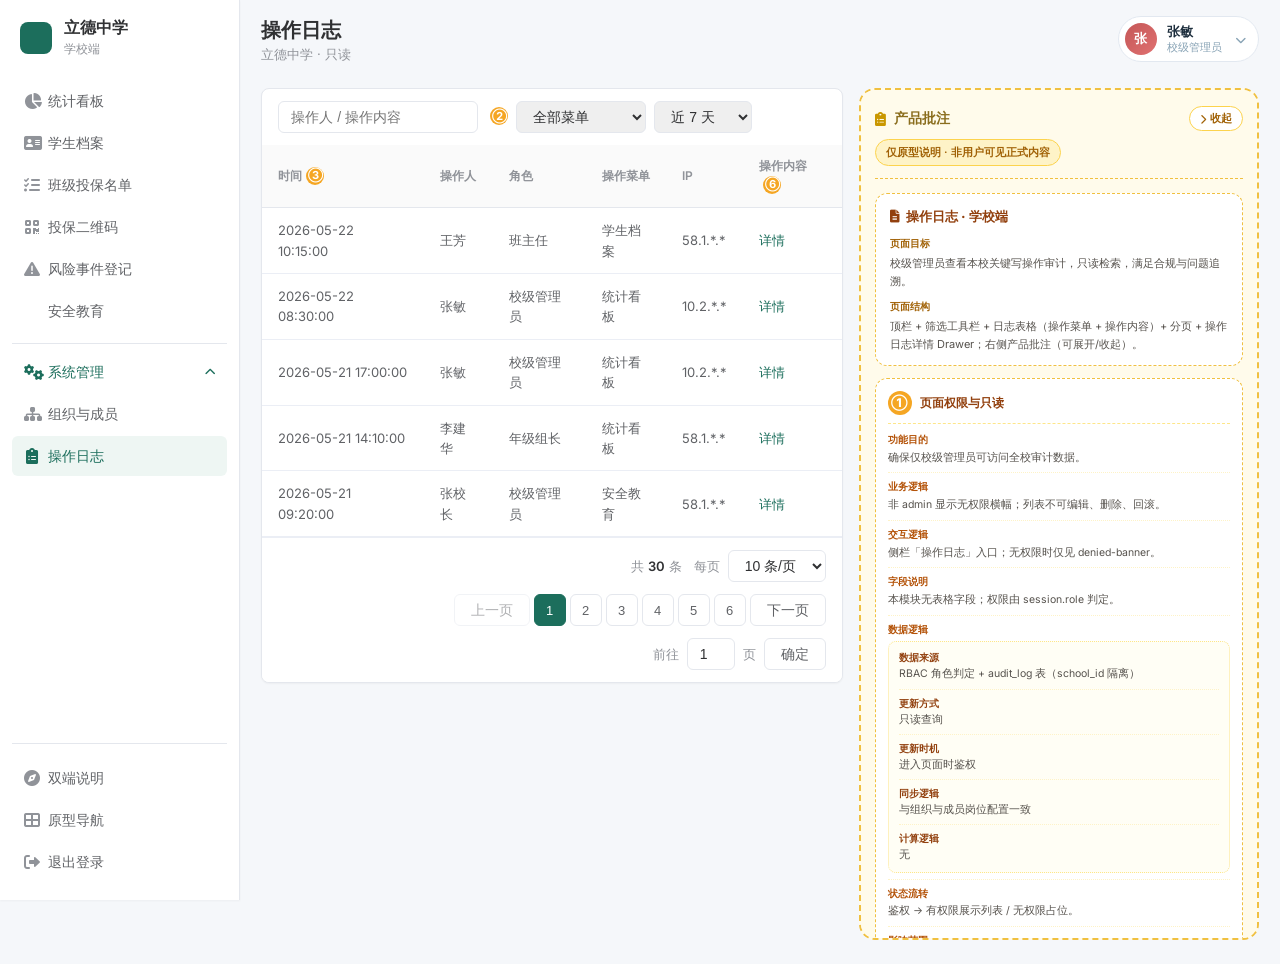
<file: 学平险-学校端--操作日志.html>
<!DOCTYPE html>
<html lang="zh-CN">
<head>
  <meta charset="UTF-8">
  <meta name="viewport" content="width=device-width, initial-scale=1.0">
  <title>学平险·学校端 | 操作日志</title>
  <link href="https://fonts.googleapis.com/css2?family=Inter:wght@400;500;600;700&display=swap" rel="stylesheet">
  <link rel="stylesheet" href="https://cdnjs.cloudflare.com/ajax/libs/font-awesome/6.0.0-beta3/css/all.min.css">
  <style>
    * { margin: 0; padding: 0; box-sizing: border-box; }
    body { font-family: 'Inter', 'PingFang SC', sans-serif; background: #f3f6fc; color: #1E2F3E; font-size: 14px; }
    .app-wrapper { display: flex; min-height: 100vh; }
    .main-content { flex: 1; padding: 1.5rem 2rem 2rem; overflow-x: auto; }
    .wire-note { background: #fffbe6; border: 1px dashed #d9b559; padding: 12px 16px; border-radius: 8px; margin-bottom: 16px; color: #856404; font-size: 13px; line-height: 1.6; }
    .top-bar { display: flex; flex-wrap: wrap; justify-content: space-between; align-items: flex-start; gap: 16px; margin-bottom: 1.2rem; }
    .welcome h2 { font-size: 1.5rem; font-weight: 600; }
    .welcome p { color: #5e7f92; font-size: 0.85rem; margin-top: 4px; }
    .card-panel { background: #fff; border-radius: 20px; border: 1px solid #eef2f8; overflow: hidden; box-shadow: 0 4px 10px rgba(0,0,0,0.02); }
    .tabs { display: flex; border-bottom: 1px solid #eef2f8; padding: 0 1rem; gap: 4px; flex-wrap: wrap; }
    .tabs button { border: none; background: none; padding: 14px 12px; font-size: 14px; color: #88a3b5; cursor: pointer; border-bottom: 2px solid transparent; margin-bottom: -1px; }
    .tabs button.active { color: #1C6E5C; font-weight: 600; border-bottom-color: #1C6E5C; }
    .tab-body { padding: 1.2rem 1.3rem 1.5rem; }
    .tab-pane { display: none; }
    .tab-pane.active { display: block; }
    .toolbar { display: flex; flex-wrap: wrap; gap: 10px; align-items: center; margin-bottom: 16px; }
    .toolbar input, .toolbar select { padding: 8px 12px; border: 1px solid #e2e8f0; border-radius: 10px; font-size: 13px; }
    .btn { padding: 8px 16px; border-radius: 10px; font-size: 13px; cursor: pointer; border: none; font-weight: 500; }
    .btn-primary { background: #1C6E5C; color: #fff; }
    .btn-outline { background: #fff; border: 1px solid #cbdde6; color: #4c6a7e; }
    table { width: 100%; border-collapse: collapse; font-size: 13px; }
    th, td { padding: 10px 12px; text-align: left; border-bottom: 1px solid #f0f4f9; }
    th { color: #6792a8; font-weight: 600; font-size: 12px; background: #fafbfc; }
    tr:hover td { background: #fafcfd; }
    .link { color: #1C6E5C; cursor: pointer; }
    .chip { display: inline-flex; padding: 2px 10px; border-radius: 999px; font-size: 12px; border: 1px solid #e2e8f0; background: #fff; }
    .chip.admin { background: #eef6f3; border-color: #b8d9ce; color: #1C6E5C; }
    .chip.grade { background: #eef2fa; border-color: #c5d4f0; color: #3d5a80; }
    .chip.class { background: #fdf6ec; border-color: #f5dab1; color: #b88230; }
    .chip.off { background: #fef0f0; border-color: #fbc4c4; color: #c45656; }
    body[data-role="grade"] .admin-only, body[data-role="class"] .admin-only { display: none !important; }
    body[data-role="grade"] .denied-banner, body[data-role="class"] .denied-banner { display: block; }
    .denied-banner { display: none; background: #fef0f0; border: 1px solid #fbc4c4; color: #c45656; padding: 24px; border-radius: 16px; text-align: center; }
    .form-row { margin-bottom: 14px; }
    .form-row label { display: block; font-size: 12px; color: #6792a8; margin-bottom: 6px; }
    .form-row input, .form-row select { width: 100%; max-width: 400px; padding: 8px 12px; border: 1px solid #e2e8f0; border-radius: 8px; }
    .scope-hint { font-size: 12px; color: #88a3b5; margin-top: 8px; padding: 8px 12px; background: #f8fafc; border-radius: 8px; }
    .info-cards { display: grid; grid-template-columns: repeat(auto-fit, minmax(140px, 1fr)); gap: 12px; margin-bottom: 16px; }
    .info-card { background: #fff; border: 1px solid #eef2f8; border-radius: 12px; padding: 12px 14px; }
    .info-card .label { font-size: 12px; color: #88a3b5; }
    .info-card .val { font-size: 1.25rem; font-weight: 700; margin-top: 4px; color: #1C6E5C; }
    code { font-size: 12px; background: #f0f4f9; padding: 2px 6px; border-radius: 4px; }
    /* 操作详情 Drawer */
    .drawer-mask { display: none; position: fixed; inset: 0; background: rgba(0,0,0,.45); z-index: 110; }
    .drawer-mask.open { display: block; }
    .drawer { position: fixed; top: 0; right: 0; width: min(520px, 100vw); height: 100vh; background: #fff; box-shadow: -4px 0 16px rgba(0,0,0,.08); z-index: 111; transform: translateX(100%); transition: transform .25s; display: flex; flex-direction: column; }
    .drawer-mask.open .drawer { transform: translateX(0); }
    .drawer-hd { padding: 16px 20px; border-bottom: 1px solid #f0f0f0; display: flex; justify-content: space-between; align-items: flex-start; gap: 12px; }
    .drawer-hd h3 { font-size: 16px; font-weight: 600; line-height: 1.4; flex: 1; }
    .drawer-close { border: none; background: none; font-size: 20px; color: #88a3b5; cursor: pointer; line-height: 1; }
    .drawer-bd { padding: 16px 20px 24px; overflow-y: auto; flex: 1; font-size: 13px; line-height: 1.6; color: #1E2F3E; }
    .audit-section { margin-bottom: 18px; }
    .audit-section-hd { font-size: 12px; font-weight: 600; color: #6792a8; margin-bottom: 10px; letter-spacing: .02em; }
    .audit-kv { display: grid; grid-template-columns: 88px 1fr; gap: 8px 12px; padding: 14px; background: #fafbfc; border: 1px solid #eef2f8; border-radius: 10px; }
    .audit-kv dt { color: #88a3b5; }
    .audit-kv dd { color: #1E2F3E; margin: 0; word-break: break-word; }
    .audit-kv dd.summary { line-height: 1.75; }
    .change-cols { display: grid; grid-template-columns: 1fr 1fr; gap: 12px; margin-top: 4px; }
    .change-col { padding: 12px 14px; border-radius: 10px; border: 1px solid #eef2f8; min-height: 80px; }
    .change-col.before { background: #fef8f8; border-color: #fbc4c4; }
    .change-col.after { background: #eef6f3; border-color: #b8d9ce; }
    .change-col-hd { font-size: 12px; font-weight: 600; color: #6792a8; margin-bottom: 10px; }
    .change-col.before .change-col-hd { color: #c45656; }
    .change-col.after .change-col-hd { color: #1C6E5C; }
    .change-line { font-size: 13px; line-height: 1.85; color: #1E2F3E; word-break: break-word; }
    .change-line + .change-line { margin-top: 6px; }
    .change-line .fn { color: #6792a8; }
    .change-line.changed { padding: 4px 6px; margin: 0 -6px; border-radius: 6px; background: rgba(255,255,255,.7); }
    .change-col.before .change-line.changed .val { color: #c45656; }
    .change-col.after .change-line.changed .val { color: #1C6E5C; font-weight: 600; }
    .drawer-ft { padding: 12px 20px; border-top: 1px solid #f0f0f0; display: flex; gap: 8px; justify-content: flex-end; }
    .audit-detail-hint { margin-top: 12px; padding: 10px 12px; background: #f8fafc; border-radius: 8px; font-size: 12px; color: #88a3b5; line-height: 1.6; }
    .audit-loading { text-align: center; padding: 32px 16px; color: #88a3b5; font-size: 13px; }
</style>
  <link rel="stylesheet" href="shared-ui.css">
  <link rel="stylesheet" href="proto-notes.css">
  <link rel="stylesheet" href="学平险-学校端-sidebar.css">
  <link rel="stylesheet" href="学平险-学校端-b-end.css">
</head>
<body data-role="admin">
<div class="app-wrapper">
  <div class="sidebar" id="schoolSidebar"></div>
  <main class="main-content">
<div class="top-bar">
      <div class="welcome"><h2>操作日志</h2><p>立德中学 · 只读</p></div>
      <div style="display:flex;gap:8px;align-items:center;flex-wrap:wrap">
        <div id="userMenuMount"></div>
      </div>
    </div>
    <div class="denied-banner"><p style="font-weight:600;">无权限访问操作日志</p><p style="font-size:13px;margin-top:8px;">仅校级管理员可查看<span class="proto-mark" title="见右侧批注 ①">①</span></p></div>
    <div class="page-with-notes admin-only">
    <div class="page-main-col">
    <div class="card-panel" style="padding:0;">
      <div class="toolbar" style="padding:12px 16px 0;">
        <input type="search" placeholder="操作人 / 操作内容" style="width:200px;"><span class="proto-mark" title="见右侧批注 ②">②</span>
        <select><option>全部菜单</option><option>统计看板</option><option>学生档案</option><option>班级投保名单</option><option>投保二维码</option><option>风险事件登记</option><option>安全教育</option><option>组织与成员</option><option>个人中心</option></select>
        <select><option>近 7 天</option><option>近 30 天</option><option>本学期</option></select>
      </div>
      <table>
        <thead><tr><th>时间<span class="proto-mark" title="见右侧批注 ③">③</span></th><th>操作人</th><th>角色</th><th>操作菜单</th><th>IP</th><th>操作内容<span class="proto-mark" title="见右侧批注 ⑥">⑥</span></th></tr></thead>
        <tbody>
          <tr data-audit-id="AUD_202605221015001"><td>2026-05-22 10:15:00</td><td>王芳</td><td>班主任</td><td>学生档案</td><td>58.1.*.*</td><td>编辑学生档案李明远变更：健康标签、紧急联系人</td></tr>
          <tr><td>2026-05-22 08:30:00</td><td>张敏</td><td>校级管理员</td><td>统计看板</td><td>10.2.*.*</td><td>切换统计学期2026 春季 → 2026 秋季</td></tr>
          <tr><td>2026-05-21 17:00:00</td><td>张敏</td><td>校级管理员</td><td>统计看板</td><td>10.2.*.*</td><td>导出统计报表全校2026 春季KPI+班级汇总</td></tr>
          <tr><td>2026-05-21 14:10:00</td><td>李建华</td><td>年级组长</td><td>统计看板</td><td>58.1.*.*</td><td>查看看板高三年级2026 春季口径</td></tr>
          <tr><td>2026-05-21 09:20:00</td><td>张校长</td><td>校级管理员</td><td>安全教育</td><td>58.1.*.*</td><td>发布内容防溺水知识宣传</td></tr>
          <tr><td>2026-05-21 10:05:00</td><td>张校长</td><td>校级管理员</td><td>安全教育</td><td>58.1.*.*</td><td>编辑安全教育内容防溺水知识宣传变更：正文</td></tr>
          <tr><td>2026-05-21 10:18:00</td><td>张敏</td><td>校级管理员</td><td>安全教育</td><td>10.2.*.*</td><td>重新发布安全教育防溺水知识宣传刷新发布时间</td></tr>
          <tr><td>2026-05-20 15:40:00</td><td>张敏</td><td>校级管理员</td><td>安全教育</td><td>10.2.*.*</td><td>编辑安全教育内容暴雨预警 → 暴雨橙色预警提醒</td></tr>
          <tr><td>2026-05-20 14:22:00</td><td>张敏</td><td>校级管理员</td><td>安全教育</td><td>10.2.*.*</td><td>编辑安全教育内容校园欺凌预防变更：正文状态=已下架</td></tr>
          <tr><td>2026-05-20 11:08:00</td><td>张敏</td><td>校级管理员</td><td>安全教育</td><td>10.2.*.*</td><td>重新发布安全教育校园欺凌预防已下架 → 已发布</td></tr>
          <tr><td>2026-05-19 09:35:00</td><td>张敏</td><td>校级管理员</td><td>安全教育</td><td>10.2.*.*</td><td>编辑安全教育内容交通安全须知变更：封面图+正文</td></tr>
          <tr><td>2026-05-19 08:50:00</td><td>张敏</td><td>校级管理员</td><td>安全教育</td><td>10.2.*.*</td><td>编辑安全教育内容暴雨橙色预警提醒变更：安全提醒 → 安全宣传</td></tr>
          <tr><td>2026-05-18 16:12:00</td><td>张敏</td><td>校级管理员</td><td>安全教育</td><td>10.2.*.*</td><td>置顶内容防溺水知识宣传置顶：关 → 开</td></tr>
          <tr><td>2026-05-18 15:30:00</td><td>张敏</td><td>校级管理员</td><td>安全教育</td><td>10.2.*.*</td><td>下架内容暑期安全提示</td></tr>
          <tr><td>2026-05-18 14:00:00</td><td>张敏</td><td>校级管理员</td><td>安全教育</td><td>10.2.*.*</td><td>删除内容过期安全提示</td></tr>
          <tr><td>2026-05-21 11:30:00</td><td>王芳</td><td>班主任</td><td>风险事件登记</td><td>58.1.*.*</td><td>登记新事件高一(3)班 李明远体育课摔伤</td></tr>
          <tr><td>2026-05-20 16:08:00</td><td>张敏</td><td>校级管理员</td><td>投保二维码</td><td>10.2.*.*</td><td>下载二维码2026 春季PNG</td></tr>
          <tr><td>2026-05-20 09:15:00</td><td>王芳</td><td>班主任</td><td>班级投保名单</td><td>58.1.*.*</td><td>查看订单详情ORD20260518003李明远保障中</td></tr>
          <tr><td>2026-05-20 10:24:00</td><td>李建华</td><td>年级组长</td><td>班级投保名单</td><td>58.1.*.*</td><td>通知未投保家长高三年级18 人短信通知</td></tr>
          <tr><td>2026-05-19 16:20:00</td><td>张敏</td><td>校级管理员</td><td>班级投保名单</td><td>10.2.*.*</td><td>导出全部订单2026 春季全校1248 条</td></tr>
          <tr><td>2026-05-19 14:22:00</td><td>王芳</td><td>班主任</td><td>风险事件登记</td><td>58.1.*.*</td><td>登记新事件高一(3)班较严重已启动理赔</td></tr>
          <tr><td>2026-05-19 11:08:00</td><td>张敏</td><td>校级管理员</td><td>组织与成员</td><td>10.2.*.*</td><td>停用账号赵静152****1122</td></tr>
          <tr><td>2026-05-18 16:45:00</td><td>张敏</td><td>校级管理员</td><td>组织与成员</td><td>10.2.*.*</td><td>添加成员新用户188****0099班主任</td></tr>
          <tr><td>2026-05-18 10:08:00</td><td>郭静</td><td>班主任</td><td>风险事件登记</td><td>58.1.*.*</td><td>登记新事件初二(4)班课间打闹</td></tr>
          <tr><td>2026-05-17 15:02:00</td><td>王芳</td><td>班主任</td><td>班级投保名单</td><td>58.1.*.*</td><td>导出本班订单高一(3)班46 条</td></tr>
          <tr><td>2026-05-16 11:20:00</td><td>王芳</td><td>班主任</td><td>班级投保名单</td><td>58.1.*.*</td><td>手动关联档案ORD20260512007关联 S20240115</td></tr>
          <tr><td>2026-05-15 14:22:00</td><td>张敏</td><td>校级管理员</td><td>组织与成员</td><td>10.2.*.*</td><td>调整岗位李建华年级组长</td></tr>
          <tr><td>2026-05-15 11:30:00</td><td>张敏</td><td>校级管理员</td><td>组织与成员</td><td>10.2.*.*</td><td>新建班级高一年级高一(4)班</td></tr>
          <tr><td>2026-05-14 08:55:00</td><td>张敏</td><td>校级管理员</td><td>个人中心</td><td>10.2.*.*</td><td>登录</td></tr>
          <tr><td>2026-05-14 18:20:00</td><td>张敏</td><td>校级管理员</td><td>个人中心</td><td>10.2.*.*</td><td>登出</td></tr>
        </tbody>
      </table>
      <div class="pager" data-b-end-pager data-page-size="5"></div>
    </div>
    </div><!-- /.page-main-col -->

    <div id="protoNotesMount"></div>

    </div><!-- /.page-with-notes -->

  </main>
</div>

<div class="drawer-mask" id="auditDrawerMask">
  <div class="drawer" id="auditDrawerPanel">
    <div class="drawer-hd">
      <h3>操作详情</h3>
      <button type="button" class="drawer-close" id="auditDrawerClose" aria-label="关闭">&times;</button>
    </div>
    <div class="drawer-bd" id="auditDrawerBody"></div>
    <div class="drawer-ft">
      <button type="button" class="btn btn-outline" id="auditDrawerCloseBtn">关闭</button>
    </div>
  </div>
</div>

<script src="学平险-学校端-sidebar.js"></script>
<script>
  function syncBodyRole(){ document.body.setAttribute('data-role', (window.SchoolAccount&&SchoolAccount.role)||'admin'); }
  syncBodyRole();
  initSchoolSidebar('audit');
  initSchoolUserMenu('#userMenuMount', syncBodyRole);
</script>

<script src="b-end-pager.js"></script>
<script>
(function() {
  /* 列表分页仅含摘要；完整 audit_payload 按 id 按需加载（原型模拟） */
  var AUDIT_DETAILS = {
    'AUD_202605221015001': {
      subject: '李明远',
      action: '编辑学生档案',
      /* 全量字段快照：变更前 / 变更后完整比对（与编辑表单字段一致） */
      fields: [
        { field: '姓名', before: '李明远', after: '李明远' },
        { field: '性别', before: '男', after: '男' },
        { field: '出生日期', before: '2010-08-15', after: '2010-08-15' },
        { field: '学籍号', before: 'S20240001', after: 'S20240001' },
        { field: '身份证号', before: '3301**********1234', after: '3301**********1234' },
        { field: '血型', before: 'O+', after: 'O+' },
        { field: '年级', before: '高一年级', after: '高一年级' },
        { field: '班级', before: '高一(3)班', after: '高一(3)班' },
        { field: '入学日期', before: '2024-09-01', after: '2024-09-01' },
        { field: '户籍类型', before: '城镇', after: '城镇' },
        { field: '家庭住址', before: '浙江省杭州市西湖区文三路 88 号', after: '浙江省杭州市西湖区文三路 88 号' },
        { field: '校内紧急联系人', before: '李父 138****5566', after: '李父 139****7788' },
        { field: '过敏史', before: '无', after: '花粉' },
        { field: '慢性病', before: '无', after: '无' },
        { field: '健康标签', before: '无', after: '过敏' }
      ]
    }
  };

  function renderKv(record, detail) {
    var html = '<dl class="audit-kv">' +
      '<dt>时间</dt><dd>' + record.time + '</dd>' +
      '<dt>操作人</dt><dd>' + record.operator + '</dd>' +
      '<dt>角色</dt><dd>' + record.role + '</dd>' +
      '<dt>操作菜单</dt><dd>' + record.menu + '</dd>' +
      '<dt>IP</dt><dd>' + record.ip + '</dd>';
    if (detail && detail.subject) {
      html += '<dt>操作对象</dt><dd>' + detail.subject + '</dd>';
    }
    html += '</dl>';
    return html;
  }

  function renderChangeLine(field, value, changed) {
    var cls = 'change-line' + (changed ? ' changed' : '');
    return '<div class="' + cls + '"><span class="fn">' + field + '：</span><span class="val">' + value + '</span></div>';
  }

  function renderChangeCols(fields) {
    if (!fields || !fields.length) return '';
    var beforeLines = fields.map(function(f) {
      return renderChangeLine(f.field, f.before, f.before !== f.after);
    }).join('');
    var afterLines = fields.map(function(f) {
      return renderChangeLine(f.field, f.after, f.before !== f.after);
    }).join('');
    return '<div class="audit-section" style="margin-top:14px;margin-bottom:0">' +
      '<div class="audit-section-hd">操作内容（全量字段比对）</div>' +
      '<div class="change-cols">' +
        '<div class="change-col before"><div class="change-col-hd">变更前</div>' + beforeLines + '</div>' +
        '<div class="change-col after"><div class="change-col-hd">变更后</div>' + afterLines + '</div>' +
      '</div></div>';
  }

  function renderAuditDrawer(record, detail) {
    var html = '<div class="audit-section">' + renderKv(record, detail);
    if (detail && detail.fields && detail.fields.length) {
      html += renderChangeCols(detail.fields);
    } else if (detail && detail.changes && detail.changes.length) {
      html += renderChangeCols(detail.changes);
    } else {
      html += '<div class="audit-section" style="margin-top:14px;margin-bottom:0">' +
        '<div class="audit-section-hd">操作内容</div>' +
        '<div class="audit-detail-hint" style="margin-top:0">' + record.summary + '</div></div>';
    }
    html += '</div>';
    return html;
  }

  function initAuditTable() {
    document.querySelectorAll('.card-panel tbody tr').forEach(function(tr) {
      var cells = tr.querySelectorAll('td');
      if (cells.length !== 6) return;
      var content = cells[5].textContent.trim();
      tr.setAttribute('data-op-content', content);
      cells[5].innerHTML = '<span class="link audit-detail">详情</span>';
    });
  }

  function readRowRecord(tr) {
    var cells = tr.querySelectorAll('td');
    return {
      auditId: tr.getAttribute('data-audit-id') || '',
      time: cells[0].textContent.trim(),
      operator: cells[1].textContent.trim(),
      role: cells[2].textContent.trim(),
      menu: cells[3].textContent.trim(),
      ip: cells[4].textContent.trim(),
      summary: tr.getAttribute('data-op-content') || ''
    };
  }

  function openAuditDrawer(tr) {
    var record = readRowRecord(tr);
    var body = document.getElementById('auditDrawerBody');
    var mask = document.getElementById('auditDrawerMask');
    if (body) body.innerHTML = '<div class="audit-loading"><i class="fas fa-spinner fa-spin"></i> 加载详情…</div>';
    mask.classList.add('open');
    setTimeout(function() {
      var detail = record.auditId ? AUDIT_DETAILS[record.auditId] : null;
      if (body) body.innerHTML = renderAuditDrawer(record, detail);
    }, record.auditId ? 280 : 120);
  }

  function closeAuditDrawer() {
    document.getElementById('auditDrawerMask').classList.remove('open');
  }

  initAuditTable();
  BEndPager.initAll();

  document.querySelector('.card-panel tbody').addEventListener('click', function(e) {
    var link = e.target.closest('.audit-detail');
    if (!link) return;
    openAuditDrawer(link.closest('tr'));
  });

  document.getElementById('auditDrawerClose').onclick = closeAuditDrawer;
  document.getElementById('auditDrawerCloseBtn').onclick = closeAuditDrawer;
  document.getElementById('auditDrawerMask').addEventListener('click', function(e) {
    if (e.target === this) closeAuditDrawer();
  });
})();
</script>
<script src="proto-notes.js"></script>
<script src="学平险-学校端--操作日志.notes.js"></script>
<script>
  mountProtoNotes('protoNotesMount', buildFullProtoNotesSection(window.SCHOOL_AUDIT_PROTO));
</script>
</body>
</html>
</file>
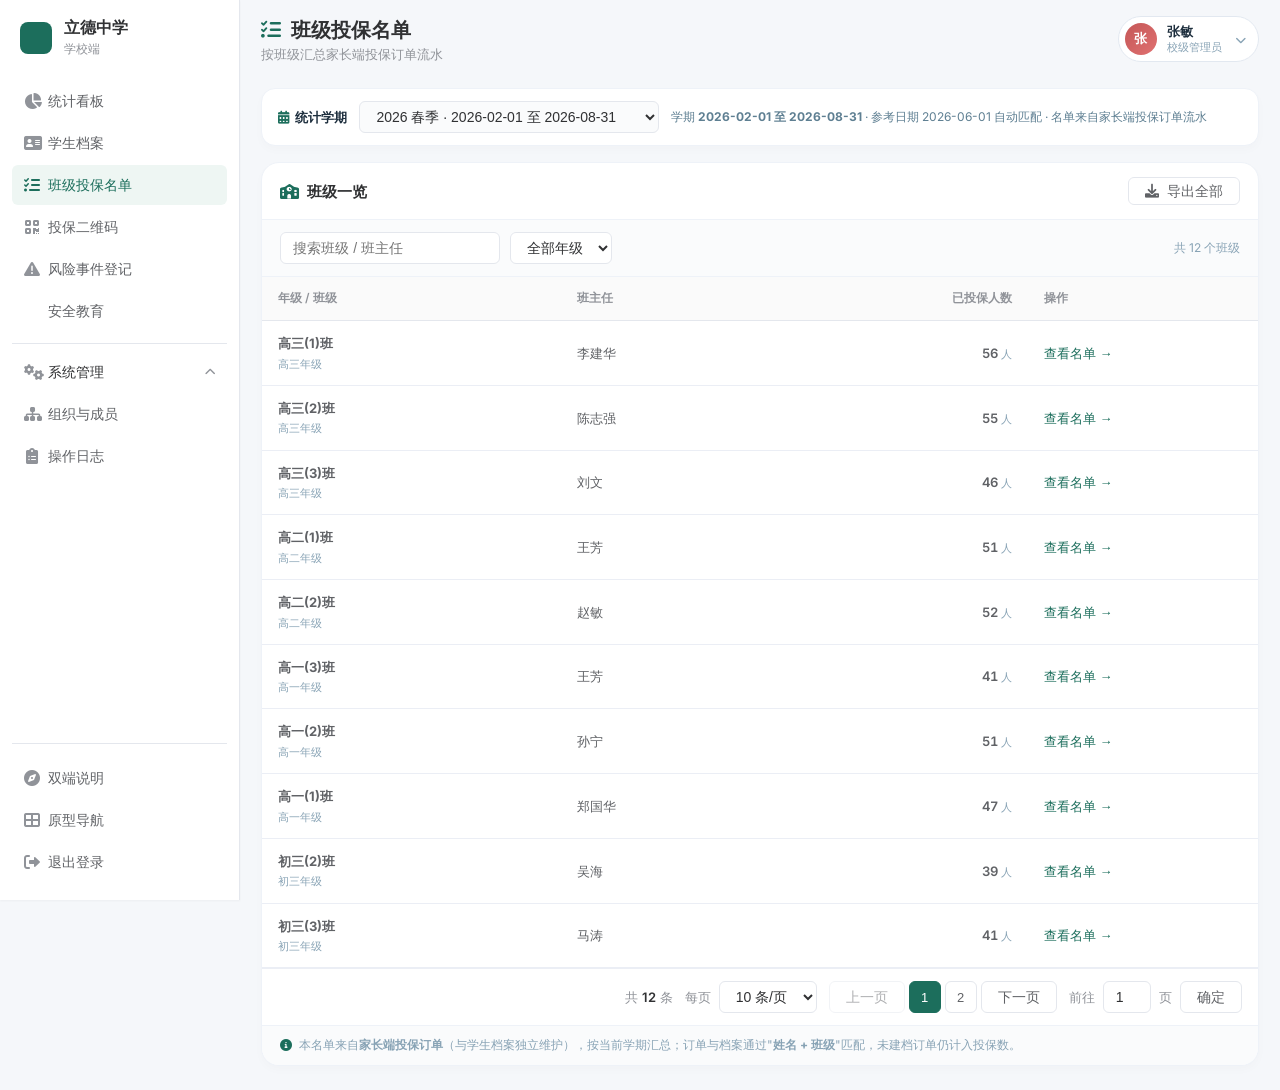
<file: 学平险-学校端--班级投保名单.html>
<!DOCTYPE html>
<html lang="zh-CN">
<head>
  <meta charset="UTF-8">
  <meta name="viewport" content="width=device-width, initial-scale=1.0">
  <title>学平险·学校端 | 班级投保名单</title>
  <link href="https://fonts.googleapis.com/css2?family=Inter:wght@400;500;600;700&display=swap" rel="stylesheet">
  <link rel="stylesheet" href="https://cdnjs.cloudflare.com/ajax/libs/font-awesome/6.0.0-beta3/css/all.min.css">
  <style>
    *{margin:0;padding:0;box-sizing:border-box}
    body{font-family:'Inter','PingFang SC',sans-serif;background:#f3f6fc;color:#1E2F3E;font-size:14px}
    .app-wrapper{display:flex;min-height:100vh}
    .main-content{flex:1;padding:1.5rem 2rem 2rem;overflow-x:auto}
    .top-bar{display:flex;justify-content:space-between;align-items:flex-start;gap:16px;margin-bottom:1rem;flex-wrap:wrap}
    .welcome h2{font-size:1.5rem;font-weight:600;display:flex;align-items:center;gap:10px}
    .welcome p{color:#5e7f92;font-size:.85rem;margin-top:4px}

    .btn{padding:8px 16px;border-radius:10px;font-size:13px;cursor:pointer;border:none;font-weight:500;display:inline-flex;align-items:center;gap:6px;text-decoration:none;color:inherit}
    .btn-primary{background:#1C6E5C;color:#fff}
    .btn-primary:hover{background:#155a4a}
    .btn-outline{background:#fff;border:1px solid #cbdde6;color:#4c6a7e}
    .btn-outline:hover{border-color:#1C6E5C;color:#1C6E5C}
    .btn-warn{background:#fffbe6;border:1px solid #ffe7a3;color:#856404}
    .btn-warn:hover{background:#fff5cc}
    .btn-sm{padding:6px 10px;font-size:12px}

    /* 列表 / 详情 视图切换 */
    .view{display:none}
    .view.active{display:block}

    /* KPI（仅列表页） */
    .kpi-row{display:grid;grid-template-columns:repeat(2,1fr);gap:12px;margin-bottom:1rem}
    @media(max-width:760px){.kpi-row{grid-template-columns:1fr}}
    .kpi{background:#fff;border:1px solid #eef2f8;border-radius:14px;padding:14px 16px}
    .kpi .label{font-size:12px;color:#88a3b5}
    .kpi .val{font-size:1.6rem;font-weight:700;margin-top:4px}
    .kpi .val small{font-size:12px;color:#88a3b5;font-weight:400;margin-left:4px}
    .kpi.danger .val{color:#c45656}
    .kpi.success .val{color:#1C6E5C}

    .panel{background:#fff;border:1px solid #eef2f8;border-radius:18px;overflow:hidden;box-shadow:0 4px 10px rgba(0,0,0,.02)}
    .panel-head{padding:14px 18px;border-bottom:1px solid #eef2f8;display:flex;justify-content:space-between;align-items:center;font-weight:600;font-size:14px;gap:10px;flex-wrap:wrap}
    .panel-head h3{font-size:15px;font-weight:600;display:flex;align-items:center;gap:8px}
    .panel-head h3 i{color:#1C6E5C}

    .filter-bar{padding:12px 18px;display:flex;gap:10px;flex-wrap:wrap;align-items:center;background:#fafbfc;border-bottom:1px solid #eef2f8}
    .filter-bar input,.filter-bar select{padding:7px 12px;border:1px solid #e2e8f0;border-radius:8px;font-size:13px;background:#fff}
    .filter-bar input[type=search]{width:220px}
    .filter-bar .summary{margin-left:auto;font-size:12px;color:#88a3b5}

    .tab-status{display:inline-flex;border:1px solid #e2e8f0;border-radius:999px;overflow:hidden;background:#fff}
    .tab-status button{border:none;background:transparent;padding:6px 14px;font-size:12px;color:#6792a8;cursor:pointer}
    .tab-status button.active{background:#1C6E5C;color:#fff;font-weight:600}

    table{width:100%;border-collapse:collapse;font-size:13px;table-layout:fixed}
    th,td{padding:11px 14px;text-align:left;border-bottom:1px solid #f0f4f9;vertical-align:middle}
    th{color:#6792a8;font-size:12px;font-weight:600;background:#fafbfc}
    tbody tr{transition:background .12s}
    tbody tr:hover{background:#fafcfd}
    tbody tr.clickable{cursor:pointer}
    th.num,td.num{text-align:right!important;font-variant-numeric:tabular-nums;white-space:nowrap}
    #classListTable th:nth-child(1),#classListTable td:nth-child(1){width:30%}
    #classListTable th:nth-child(2),#classListTable td:nth-child(2){width:20%}
    #classListTable th:nth-child(3),#classListTable td:nth-child(3){width:140px}
    #classListTable th:nth-child(4),#classListTable td:nth-child(4){width:120px}

    .status{display:inline-flex;align-items:center;gap:4px;padding:2px 10px;border-radius:999px;font-size:12px;font-weight:500}
    .status.insured{background:#eef6f3;color:#1C6E5C;border:1px solid #b8d9ce}
    .status.uninsured{background:#fef0f0;color:#c45656;border:1px solid #fbc4c4}
    .cov{display:inline-flex;align-items:center;gap:4px;padding:2px 10px;border-radius:999px;font-size:12px;font-weight:500;border:1px solid #e2e8f0}
    .cov.active{background:#eef6f3;color:#1C6E5C;border-color:#b8d9ce}
    .cov.soon{background:#fff7e6;color:#b88230;border-color:#f5dab1}
    .cov.invalid{background:#fafbfc;color:#6792a8;border-color:#dde6ec}
    .cov.none{color:#b9c5cf}
    .cov-sub{display:inline-block;margin-left:6px;font-size:11px;color:#b88230;font-weight:500}
    .student-row.uninsured td{background:#fef9f9}
    .student-row.uninsured:hover td{background:#fdefef}
    .link-btn{color:#1C6E5C;font-weight:500;cursor:pointer;background:none;border:none;font-size:13px;padding:0}
    .link-btn:hover{text-decoration:underline}
    .link-btn.muted{color:#88a3b5;cursor:default}
    .link-btn.muted:hover{text-decoration:none}

    /* 详情头 */
    .detail-back{padding:0 0 14px;display:flex;align-items:center;gap:12px;flex-wrap:wrap}
    .back-btn{display:inline-flex;align-items:center;gap:6px;padding:8px 14px;border-radius:10px;border:1px solid #cbdde6;background:#fff;color:#4c6a7e;font-size:13px;cursor:pointer;font-weight:500}
    .back-btn:hover{border-color:#1C6E5C;color:#1C6E5C}
    .crumb{font-size:13px;color:#88a3b5}
    .crumb b{color:#1E2F3E}

    .detail-head{padding:20px 22px;display:flex;justify-content:space-between;align-items:flex-start;flex-wrap:wrap;gap:14px;background:linear-gradient(180deg,#fafbfc 0%,#fff 100%);border-bottom:1px solid #eef2f8}
    .detail-head h2{font-size:1.3rem;font-weight:700;display:flex;align-items:center;gap:10px;flex-wrap:wrap}
    .detail-head .sub-meta{margin-top:6px;color:#5e7f92;font-size:13px;display:flex;flex-wrap:wrap;gap:14px}
    .detail-head .sub-meta i{margin-right:5px;color:#1C6E5C}
    .detail-head .ph-actions{display:flex;gap:8px;flex-wrap:wrap}
    .mini-kpi{display:flex;gap:18px;margin-top:12px;flex-wrap:wrap}
    .mini-kpi div{font-size:12px;color:#88a3b5}
    .mini-kpi div b{font-size:18px;color:#1E2F3E;display:block;font-weight:700}
    .mini-kpi div.ok b{color:#1C6E5C}
    .mini-kpi div.bad b{color:#c45656}

    /* 档案关联 */
    .link-tag{display:inline-flex;align-items:center;gap:4px;padding:2px 8px;border-radius:999px;font-size:12px;border:1px solid #e2e8f0}
    .link-tag.linked{background:#eef6f3;color:#1C6E5C;border-color:#b8d9ce}
    .link-tag.unlinked{background:#fafbfc;color:#88a3b5;border-color:#dde6ec}

    /* 通知弹窗 */
    .modal-mask{display:none;position:fixed;inset:0;background:rgba(0,0,0,.45);z-index:100;align-items:center;justify-content:center;padding:20px}
    .modal-mask.open{display:flex}
    .modal{background:#fff;border-radius:16px;width:100%;max-width:500px;overflow:hidden}
    .modal-hd{padding:16px 20px;border-bottom:1px solid #eef2f8;display:flex;justify-content:space-between;align-items:center}
    .modal-hd h3{font-size:16px;font-weight:600}
    .modal-bd{padding:18px 20px;font-size:13px;color:#4c6a7e;line-height:1.7}
    .modal-bd .preview{background:#f8fafc;border:1px solid #eef2f8;border-radius:10px;padding:12px;margin-top:10px;font-size:13px;color:#1E2F3E;white-space:pre-wrap;line-height:1.7}
    .modal-ft{padding:12px 20px;border-top:1px solid #eef2f8;display:flex;justify-content:flex-end;gap:8px}
    .channel-pick{display:flex;gap:8px;margin-top:10px;flex-wrap:wrap}
    .channel-pick label{display:inline-flex;align-items:center;gap:6px;padding:6px 12px;border:1px solid #e2e8f0;border-radius:999px;cursor:pointer;font-size:12px;color:#4c6a7e}
    .channel-pick label.active{border-color:#1C6E5C;background:#eef6f3;color:#1C6E5C;font-weight:600}
    .close-x{background:none;border:none;font-size:18px;color:#88a3b5;cursor:pointer}

    .hint-row{font-size:12px;color:#88a3b5;padding:10px 18px;background:#fafbfc;border-top:1px solid #eef2f8}
    .hint-row i{margin-right:4px;color:#1C6E5C}

    /* 统计学期（全局口径，置于汇总数据之前） */
    .term-scope-bar{display:flex;align-items:center;gap:12px;margin-bottom:1rem;padding:12px 16px;background:#fff;border:1px solid #eef2f8;border-radius:14px;box-shadow:0 4px 10px rgba(0,0,0,.02);flex-wrap:wrap}
    .term-scope-bar label{font-size:13px;font-weight:600;color:#1E2F3E;display:flex;align-items:center;gap:6px;white-space:nowrap}
    .term-scope-bar label i{color:#1C6E5C}
    .term-scope-bar select{padding:8px 14px;border:1px solid #cbdde6;border-radius:10px;font-size:13px;font-weight:500;min-width:300px;max-width:100%;background:#fafbfc;color:#1E2F3E}
    .term-scope-bar select:focus{border-color:#1C6E5C;outline:none;box-shadow:0 0 0 3px rgba(28,110,92,.12)}
    .term-scope-bar .meta{font-size:12px;color:#5e7f92;line-height:1.5;flex:1;min-width:220px}

  </style>
  <link rel="stylesheet" href="shared-ui.css">
  <link rel="stylesheet" href="学平险-学校端-sidebar.css">
  <link rel="stylesheet" href="学平险-学校端-b-end.css">
</head>
<body>
<div class="app-wrapper">
  <div class="sidebar" id="schoolSidebar"></div>
  <main class="main-content">

    <div class="top-bar">
      <div class="welcome">
        <h2><i class="fas fa-list-check" style="color:#1C6E5C"></i>班级投保名单</h2>
        <p id="topSub">按班级查看学生投保情况</p>
      </div>
      <div class="actions">
        <div id="userMenuMount"></div>
      </div>
    </div>

    <!-- 统计学期：列表 KPI / 班级表 / 详情名单均按此口径汇总 -->
    <div class="term-scope-bar" id="termScopeBar">
      <label for="termSel"><i class="fas fa-calendar-days"></i> 统计学期</label>
      <select id="termSel" title="统计学期"></select>
      <span class="meta" id="termScopeMeta">—</span>
    </div>

    <!-- ============ 列表页 ============ -->
    <div class="view active" id="viewList">

      <div class="panel">
        <div class="panel-head">
          <h3><i class="fas fa-school"></i> 班级一览</h3>
          <button class="btn btn-outline btn-sm" id="btnExportAll"><i class="fas fa-download"></i> 导出全部</button>
        </div>
        <div class="filter-bar">
          <input type="search" id="classFilter" placeholder="搜索班级 / 班主任">
          <select id="gradeSel">
            <option value="">全部年级</option>
          </select>
          <span class="summary" id="classSummary">—</span>
        </div>
        <div style="overflow-x:auto">
          <table id="classListTable">
            <thead>
              <tr>
                <th>年级 / 班级</th>
                <th>班主任</th>
                <th class="num">已投保人数</th>
                <th>操作</th>
              </tr>
            </thead>
            <tbody id="classListBody"></tbody>
          </table>
        </div>
        <div class="pager" id="classListPager" data-b-end-pager data-page-size="10"></div>
        <div class="hint-row" id="listEnrollHint">
          <i class="fas fa-circle-info"></i>
          <span id="hintRuleText">—</span>
        </div>
      </div>
    </div>

    <!-- ============ 详情页 ============ -->
    <div class="view" id="viewDetail">
      <div class="detail-back">
        <button type="button" class="back-btn" id="btnBack"><i class="fas fa-arrow-left"></i> 返回班级一览</button>
        <span class="crumb">班级投保名单 / <b id="crumbName">—</b></span>
      </div>

      <div class="panel">
        <div class="detail-head">
          <div>
            <h2 id="detailTitle">高一(3)班</h2>
            <div class="sub-meta">
              <span><i class="fas fa-user-tie"></i><span id="detailTeacher">王芳</span></span>
              <span><i class="fas fa-receipt"></i>本学期投保订单 <span id="detailOrders">35</span> 条</span>
            </div>
            <div class="mini-kpi">
              <div class="ok"><b id="miniInsured">35</b>已投保（去重）</div>
              <div><b id="miniLinked">5</b>已关联档案</div>
              <div><b id="miniUnlinked">30</b>未建档</div>
            </div>
          </div>
          <div class="ph-actions">
            <button class="btn btn-outline" id="btnExport"><i class="fas fa-download"></i> 导出本班订单</button>
          </div>
        </div>

        <div class="filter-bar">
          <div class="tab-status" id="statusTab">
            <button data-st="all" class="active">全部 <span id="cntAll">35</span></button>
            <button data-st="linked">已关联档案 <span id="cntLinked">5</span></button>
            <button data-st="unlinked">未建档 <span id="cntUnlinked">30</span></button>
          </div>
          <select id="coverageSel" title="保障状态">
            <option value="">全部保障状态</option>
            <option value="active">保障中</option>
            <option value="soon">临近过期（&lt; 30 天）</option>
            <option value="invalid">已失效</option>
          </select>
          <input type="search" id="studentSearch" placeholder="姓名 / 投保人">
          <span class="summary" id="filterSum">显示 35 / 35 条</span>
        </div>

        <div style="overflow-x:auto">
          <table>
            <thead>
              <tr>
                <th>学生</th>
                <th>投保人</th>
                <th style="width:120px;white-space:nowrap">投保日期</th>
                <th style="width:110px">保障状态</th>
                <th style="width:140px">档案关联</th>
              </tr>
            </thead>
            <tbody id="studentBody"></tbody>
          </table>
        </div>
        <div class="pager" id="studentListPager" data-b-end-pager data-page-size="10"></div>
        <div class="hint-row" id="detailEnrollHint">
          <i class="fas fa-circle-info"></i>
          本名单来自家长端投保订单流水，按当前学期汇总。投保订单与学生档案是<b>独立数据</b>，仅按"<b>姓名 + 班级</b>"做关联匹配；未建档的订单仍计入投保人数。保障状态：<b>保障中</b> / <b>已失效</b>（保障止期已过）/ <b>临近过期</b>（&lt; 30 天）。
        </div>
      </div>
    </div>

  </main>
</div>

<script src="学平险-学校端-school-stats.js"></script>
<script src="学平险-学校端-sidebar.js"></script>
<script src="b-end-pager.js"></script>
<script>initSchoolSidebar("enrollList");</script>
<script>
  /* #原型说明：班级/学期/档案示例学生与统计看板共用 SchoolStats */
  var ALL_CLASSES = SchoolStats.cloneClasses();
  var PROFILE_STUDENTS = SchoolStats.PROFILE_STUDENTS;
  var SCHOOL_TERM_DEFS = SchoolStats.SCHOOL_TERM_DEFS;
  var TERM_SELECT_OPTIONS = SchoolStats.TERM_SELECT_OPTIONS;
  function getRefToday(){ return SchoolStats.referenceToday; }
  function termCodeFromDate(d){ return SchoolStats.termCodeFromDate(d); }
  function getStatTermCode(){ return SchoolStats.getStatTermCode(); }
  function getStatTerm(){ return SchoolStats.getStatTerm(); }
  function getStatTermLabel(){ return getStatTerm().label; }
  function getTermRecord(stu, termCode){ return SchoolStats.getTermRecord(stu, termCode); }

  /* #原型说明：保障状态—按保障止期与参考日期判定 */
  function daysBetween(a, b){
    var ad = new Date(a + 'T00:00:00');
    var bd = new Date(b + 'T00:00:00');
    return Math.round((bd - ad) / 86400000);
  }
  function coverageState(endDate){
    if(!endDate) return {cls:'none',label:'—'};
    var diff = daysBetween(getRefToday(), endDate);
    if(diff < 0) return {cls:'invalid',label:'已失效'};
    if(diff < 30) return {cls:'soon',label:'临近过期',suffix:'剩 '+diff+' 天'};
    return {cls:'active',label:'保障中'};
  }
  function renderCoverageBadge(endDate){
    var st = coverageState(endDate);
    if(st.cls==='none') return '<span class="cov none">—</span>';
    var tip = endDate ? '止于 '+endDate+(st.suffix?' · '+st.suffix:'') : '';
    var sub = st.cls==='soon' ? '<span class="cov-sub">&lt; 30 天</span>' : '';
    return '<span class="cov '+st.cls+'" title="'+tip+'">'+st.label+'</span>'+sub;
  }

  function updateEnrollHints(){
    var def = getStatTerm();
    var auto = termCodeFromDate(getRefToday()) === getStatTermCode();
    var meta = document.getElementById('termScopeMeta');
    if(meta){
      meta.innerHTML =
        '学期 <b>'+def.coverageText+'</b>'+
        (auto ? ' · 参考日期 '+getRefToday()+' 自动匹配' : ' · 已手动切换')+
        ' · 名单来自家长端投保订单流水';
    }
    var el = document.getElementById('hintRuleText');
    if(el){
      el.innerHTML =
        '本名单来自<b>家长端投保订单</b>（与学生档案独立维护），按当前学期汇总；订单与档案通过"<b>姓名 + 班级</b>"匹配，未建档订单仍计入投保数。';
    }
  }

  function fillTermSelect(){
    var sel = document.getElementById('termSel');
    if(!sel) return;
    var autoCode = termCodeFromDate(getRefToday());
    sel.innerHTML = TERM_SELECT_OPTIONS.map(function(code){
      var d = SCHOOL_TERM_DEFS[code];
      var tag = code===autoCode ? '' : '';
      return '<option value="'+code+'">'+d.label+tag+' · '+d.coverageText+'</option>';
    }).join('');
    sel.value = getStatTermCode();
  }

  function invalidateAllRosters(){
    studentCache = {};
    ALL_CLASSES.forEach(function(c){ syncClassCounts(c, buildRoster(c)); });
  }

  function setStatTerm(code){
    SchoolStats.setStatTermOverride(code || null);
    fillTermSelect();
    updateEnrollHints();
    invalidateAllRosters();
    renderScope();
    renderClassList();
    if(currentView==='detail' && currentClass) renderDetail();
  }

  /* #原型说明：班级投保名单 = 家长端「投保订单流水」按当前学期 + 班级名汇总
   * 学生档案独立维护，仅按"姓名 + 班级"做关联匹配（不强制订单上的学生都建过档）
   */
  function buildRoster(cls){
    var termCode = getStatTermCode();
    var orders = SchoolStats.getEnrollmentsForClass(cls.name, termCode);
    return orders.map(function(o){
      var profile = SchoolStats.findProfileByNameAndClass(o.studentName, o.cls);
      return {
        orderId: o.orderId,
        name: o.studentName,
        cls: o.cls,
        grade: o.grade,
        contact: o.contact,
        contactPhone: o.contactPhone,
        product: o.product,
        enrolledAt: o.enrolledAt,
        coverageEnd: o.coverageEnd,
        channel: o.channel,
        profileId: profile ? profile.id : null,
        hasProfile: !!profile
      };
    });
  }

  function syncClassCounts(cls, orders){
    /* 已投保 = 该班该学期投保订单去重学生数（一人多单只计 1） */
    var unique = {};
    orders.forEach(function(o){ unique[o.name] = true; });
    cls.insured = Object.keys(unique).length;
    cls.orders = orders.length;
    cls.rate = cls.total ? +(cls.insured/cls.total*100).toFixed(1) : 0;
    /* total（在册建制）保持原种子，未投保参考值供其它视图使用 */
    cls.uninsured = Math.max(0, (cls.total||0) - cls.insured);
  }

  function initTermFromUrl(){
    SchoolStats.initFromUrl();
  }

  /* #原型说明：班级列表按 SchoolAccount.role 过滤 */
  var ROLE_MAP = {
    admin: { visible:()=>ALL_CLASSES.slice() },
    grade: { visible:()=>ALL_CLASSES.filter(c=>c.grade==='高一年级') },
    class: { visible:()=>ALL_CLASSES.filter(c=>c.id==='g1-3') }
  };
  function getRole(){ return (window.SchoolAccount && SchoolAccount.role) || 'admin'; }

  /* ============ 状态 ============ */
  var visibleClasses = ROLE_MAP[getRole()].visible();
  var currentView = 'list';
  var currentClass = null;
  var currentStatus = 'all';
  var currentCoverage = '';
  var currentSearch = '';
  var classKw = '';
  var classGrade = '';
  var studentCache = {};

  function getStudents(cls){
    if(!studentCache[cls.id]){
      var list = buildRoster(cls);
      syncClassCounts(cls, list);
      studentCache[cls.id] = list;
    }
    return studentCache[cls.id];
  }

  /* ============ 视图切换 ============ */
  function showList(){
    currentView = 'list';
    document.getElementById('viewList').classList.add('active');
    document.getElementById('viewDetail').classList.remove('active');
    document.getElementById('topSub').textContent = '按班级汇总家长端投保订单流水';
    if(location.search) history.replaceState(null,'',location.pathname);
  }
  function showDetail(id){
    var c = visibleClasses.find(x=>x.id===id);
    if(!c){
      alert('当前账号无权查看该班级');
      return;
    }
    currentClass = c;
    currentView = 'detail';
    currentStatus = 'all';
    currentCoverage = '';
    currentSearch = '';
    document.getElementById('studentSearch').value = '';
    document.getElementById('coverageSel').value = '';
    document.querySelectorAll('#statusTab button').forEach(b=>b.classList.toggle('active',b.getAttribute('data-st')==='all'));
    document.getElementById('viewList').classList.remove('active');
    document.getElementById('viewDetail').classList.add('active');
    document.getElementById('crumbName').textContent = c.name;
    document.getElementById('topSub').textContent = c.grade + ' · '+c.name+' · '+getStatTermLabel()+' · 班主任 '+c.teacher;
    renderDetail();
    history.replaceState(null,'',location.pathname+'?cls='+encodeURIComponent(id));
    window.scrollTo({top:0,behavior:'smooth'});
  }

  function renderScope(){
    var r = ROLE_MAP[getRole()];
    visibleClasses = r.visible();

    /* 年级下拉跟随权限范围 */
    var grades = Array.from(new Set(visibleClasses.map(c=>c.grade)));
    var sel = document.getElementById('gradeSel');
    sel.innerHTML = '<option value="">全部年级</option>' + grades.map(g=>'<option>'+g+'</option>').join('');
    sel.disabled = grades.length<=1;
    classGrade = '';
  }

  function renderClassList(){
    var r = ROLE_MAP[getRole()];
    var list = visibleClasses.filter(c=>{
      if(classGrade && c.grade!==classGrade) return false;
      if(classKw && !(c.name.includes(classKw) || c.teacher.includes(classKw))) return false;
      return true;
    });
    document.getElementById('classSummary').textContent = '共 '+list.length+' 个班级';
    document.getElementById('classListBody').innerHTML = list.map(c=>{
      return '<tr class="clickable" data-id="'+c.id+'">'+
        '<td><b>'+c.name+'</b><div style="font-size:11px;color:#88a3b5;margin-top:2px">'+c.grade+'</div></td>'+
        '<td>'+c.teacher+'</td>'+
        '<td class="num" style="color:#1C6E5C;font-weight:600">'+c.insured+' <small style="color:#88a3b5;font-weight:400">人</small></td>'+
        '<td><button type="button" class="link-btn" data-id="'+c.id+'">查看名单 →</button></td>'+
      '</tr>';
    }).join('') || '<tr><td colspan="4" style="text-align:center;padding:36px;color:#88a3b5">暂无班级</td></tr>';

    document.querySelectorAll('#classListBody tr.clickable').forEach(tr=>{
      tr.addEventListener('click',()=>showDetail(tr.getAttribute('data-id')));
    });
    /* 仅 1 个班级时（班主任视角）自动打开详情 */
    if(visibleClasses.length===1 && currentView==='list'){
      showDetail(visibleClasses[0].id);
    }
    if(window.BEndPager) BEndPager.remount('#classListPager');
  }

  /* ============ 详情页渲染 ============ */
  function renderDetail(){
    var c = currentClass;
    var orders = getStudents(c);
    var uniqueNames = {};
    orders.forEach(function(o){ uniqueNames[o.name] = true; });
    var uniqueCount = Object.keys(uniqueNames).length;
    var linkedCount = orders.filter(function(o){ return o.hasProfile; }).length;
    var unlinkedCount = orders.length - linkedCount;

    document.getElementById('detailTitle').textContent = c.name;
    document.getElementById('detailTeacher').textContent = c.teacher;
    document.getElementById('detailOrders').textContent = orders.length;
    document.getElementById('miniInsured').textContent = uniqueCount;
    document.getElementById('miniLinked').textContent = linkedCount;
    document.getElementById('miniUnlinked').textContent = unlinkedCount;

    document.getElementById('cntAll').textContent = orders.length;
    document.getElementById('cntLinked').textContent = linkedCount;
    document.getElementById('cntUnlinked').textContent = unlinkedCount;

    var filtered = orders.filter(function(o){
      if(currentStatus==='linked' && !o.hasProfile) return false;
      if(currentStatus==='unlinked' && o.hasProfile) return false;
      if(currentCoverage){
        var st = coverageState(o.coverageEnd);
        if(st.cls !== currentCoverage) return false;
      }
      if(currentSearch){
        var kw = currentSearch;
        var hit = o.name.includes(kw) || (o.contact||'').includes(kw);
        if(!hit) return false;
      }
      return true;
    });
    document.getElementById('filterSum').textContent = '显示 '+filtered.length+' / '+orders.length+' 条';

    document.getElementById('studentBody').innerHTML = filtered.map(function(o){
      var cov = renderCoverageBadge(o.coverageEnd);
      var linkTag = o.hasProfile
        ? '<a href="学平险-学校端--学生档案.html?id='+o.profileId+'" class="link-tag linked"><i class="fas fa-link"></i> 已关联档案</a>'
        : '<span class="link-tag unlinked" title="该投保学生未在学生档案中找到匹配（按姓名+班级）"><i class="fas fa-unlink"></i> 未建档</span>';
      return '<tr class="student-row">'+
        '<td><b>'+o.name+'</b></td>'+
        '<td>'+(o.contact||'—')+'<div style="font-size:11px;color:#88a3b5;margin-top:2px">'+(o.contactPhone||'—')+'</div></td>'+
        '<td style="white-space:nowrap"><code style="font-size:12px;background:#f0f4f9;padding:2px 6px;border-radius:4px">'+o.enrolledAt+'</code></td>'+
        '<td>'+cov+'</td>'+
        '<td>'+linkTag+'</td>'+
      '</tr>';
    }).join('') || '<tr><td colspan="5" style="text-align:center;padding:36px;color:#88a3b5">没有符合条件的订单</td></tr>';
    if(window.BEndPager) BEndPager.remount('#studentListPager');
  }

  /* ============ 事件绑定 ============ */
  initSchoolUserMenu('#userMenuMount', function(){
    classKw = ''; classGrade = '';
    document.getElementById('classFilter').value = '';
    renderScope();
    renderClassList();
    if(currentView==='detail' && !visibleClasses.find(c=>c.id===(currentClass&&currentClass.id))){
      showList();
    }
  });
  document.getElementById('termSel').addEventListener('change', function(e){
    setStatTerm(e.target.value);
  });
  document.getElementById('classFilter').addEventListener('input',e=>{ classKw = e.target.value.trim(); renderClassList(); });
  document.getElementById('gradeSel').addEventListener('change',e=>{ classGrade = e.target.value; renderClassList(); });
  document.getElementById('btnBack').addEventListener('click',showList);

  document.querySelectorAll('#statusTab button').forEach(b=>b.addEventListener('click',()=>{
    document.querySelectorAll('#statusTab button').forEach(x=>x.classList.remove('active'));
    b.classList.add('active');
    currentStatus = b.getAttribute('data-st');
    renderDetail();
  }));
  document.getElementById('studentSearch').addEventListener('input',e=>{ currentSearch = e.target.value.trim(); renderDetail(); });
  document.getElementById('coverageSel').addEventListener('change',e=>{ currentCoverage = e.target.value; renderDetail(); });

  document.getElementById('btnExport').addEventListener('click',()=>alert('已导出 '+currentClass.name+' 投保订单'));

  /* #原型说明：?cls= 直达班级详情；?role= 预置演示账号身份（仅前端原型） */
  var initRole = new URLSearchParams(location.search).get('role');
  if(initRole && ROLE_MAP[initRole] && window.SchoolAccount){
    SchoolAccount.switchTo(initRole);
  }
  initTermFromUrl();
  fillTermSelect();
  updateEnrollHints();
  invalidateAllRosters();
  renderScope();
  renderClassList();
  var initCls = new URLSearchParams(location.search).get('cls');
  if(initCls && visibleClasses.find(c=>c.id===initCls)){
    showDetail(initCls);
  } else if (currentView==='list') {
    showList();
  }
</script>
</body>
</html>
</file>
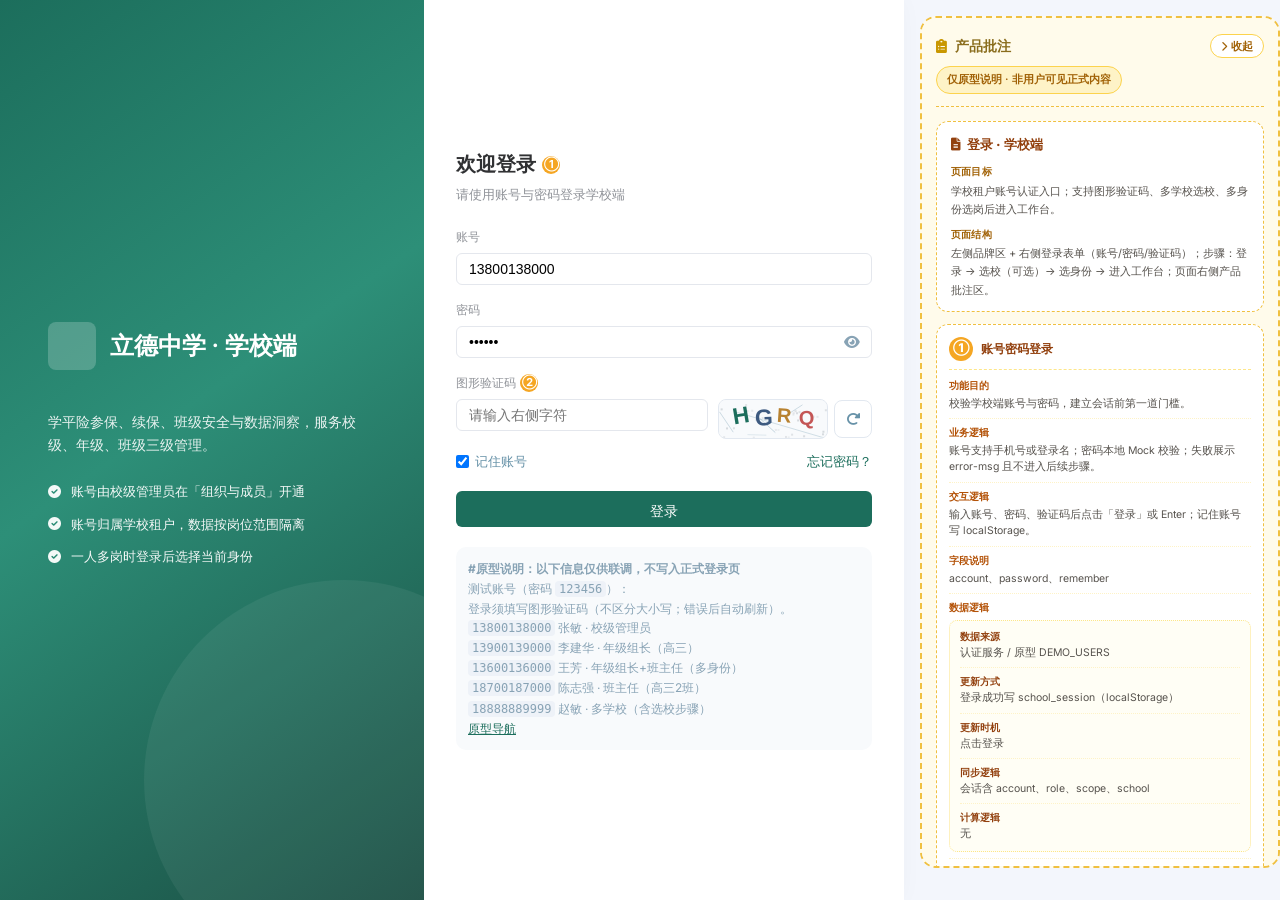
<file: 学平险-学校端--登录.html>
<!DOCTYPE html>
<html lang="zh-CN">
<head>
  <meta charset="UTF-8">
  <meta name="viewport" content="width=device-width, initial-scale=1.0">
  <title>学平险·学校端 | 登录</title>
  <link href="https://fonts.googleapis.com/css2?family=Inter:wght@400;500;600;700&display=swap" rel="stylesheet">
  <link rel="stylesheet" href="https://cdnjs.cloudflare.com/ajax/libs/font-awesome/6.0.0-beta3/css/all.min.css">
  <style>
    * { margin: 0; padding: 0; box-sizing: border-box; }
    body {
      font-family: 'Inter', 'PingFang SC', sans-serif;
      min-height: 100vh;
      background: #f3f6fc;
      color: #1E2F3E;
      font-size: 14px;
    }
    .login-flex-main { display: flex; flex: 1; min-width: 0; min-height: 100vh; }
    .wire-note {
      position: fixed; top: 12px; left: 12px; right: 12px; max-width: 520px; z-index: 10;
      background: #fffbe6; border: 1px dashed #d9b559; padding: 10px 14px; border-radius: 8px;
      color: #856404; font-size: 12px; line-height: 1.5;
    }
    .brand-panel {
      flex: 1;
      background: linear-gradient(145deg, #1C6E5C 0%, #2d8f78 45%, #1a4d42 100%);
      color: #fff;
      padding: 3rem;
      display: flex;
      flex-direction: column;
      justify-content: center;
      position: relative;
      overflow: hidden;
    }
    .brand-panel::after {
      content: "";
      position: absolute;
      width: 400px; height: 400px;
      background: rgba(255,255,255,0.06);
      border-radius: 50%;
      right: -120px; bottom: -80px;
    }
    .brand-logo {
      display: flex; align-items: center; gap: 14px; margin-bottom: 2.5rem;
    }
    .brand-logo .icon {
      width: 48px; height: 48px; background: rgba(255,255,255,0.2);
      border-radius: 16px; display: flex; align-items: center; justify-content: center; font-size: 1.4rem;
    }
    .brand-logo h1 { font-size: 1.6rem; font-weight: 700; }
    .brand-panel p { opacity: 0.9; line-height: 1.7; max-width: 360px; margin-bottom: 1.5rem; }
    .brand-features { list-style: none; }
    .brand-features li {
      display: flex; align-items: center; gap: 10px;
      margin-bottom: 12px; font-size: 13px; opacity: 0.95;
    }
    .login-panel {
      width: 100%; max-width: 480px;
      background: #fff;
      padding: 2.5rem 2rem;
      display: flex;
      flex-direction: column;
      justify-content: center;
      box-shadow: -4px 0 24px rgba(0,0,0,0.04);
    }
    .step { display: none; }
    .step.active { display: block; }
    .login-panel h2 { font-size: 1.35rem; margin-bottom: 6px; }
    .login-panel .sub { color: #5e7f92; font-size: 13px; margin-bottom: 24px; }
    .form-row { margin-bottom: 16px; }
    .form-row label { display: block; font-size: 12px; color: #6792a8; margin-bottom: 6px; }
    .form-row input { width: 100%; padding: 11px 14px; border: 1px solid #e2e8f0; border-radius: 10px; font-size: 14px; }
    .form-row input:focus { outline: none; border-color: #1C6E5C; box-shadow: 0 0 0 2px rgba(28,110,92,0.12); }
    .pwd-wrap { position: relative; }
    .pwd-wrap input { padding-right: 42px; }
    .pwd-toggle {
      position: absolute; right: 12px; top: 50%; transform: translateY(-50%);
      border: none; background: none; color: #88a3b5; cursor: pointer; font-size: 14px;
    }
    .captcha-row { display: flex; gap: 10px; align-items: stretch; }
    .captcha-row input { flex: 1; min-width: 0; }
    .captcha-box { display: flex; align-items: center; gap: 6px; flex-shrink: 0; }
    .captcha-canvas {
      display: block; border: 1px solid #e2e8f0; border-radius: 8px;
      cursor: pointer; background: #f8fafc;
    }
    .captcha-refresh {
      width: 38px; height: 38px; border: 1px solid #e2e8f0; border-radius: 8px;
      background: #fff; color: #6792a8; cursor: pointer; font-size: 14px;
    }
    .captcha-refresh:hover { border-color: #1C6E5C; color: #1C6E5C; }
  .form-extra {
      display: flex; justify-content: space-between; align-items: center;
      margin: -4px 0 12px; font-size: 13px;
    }
    .form-extra label { display: flex; align-items: center; gap: 6px; color: #6792a8; cursor: pointer; }
    .form-extra a { color: #1C6E5C; text-decoration: none; }
    .form-extra a:hover { text-decoration: underline; }
    .btn-primary {
      width: 100%; padding: 12px; border: none; border-radius: 10px;
      background: #1C6E5C; color: #fff; font-size: 15px; font-weight: 600; cursor: pointer; margin-top: 8px;
    }
    .btn-primary:hover { background: #165a4b; }
    .identity-list { display: flex; flex-direction: column; gap: 10px; }
    .identity-card {
      border: 1px solid #e2e8f0; border-radius: 12px; padding: 14px 16px;
      cursor: pointer; transition: all 0.15s; display: flex; align-items: center; gap: 12px;
    }
    .identity-card:hover, .identity-card.selected {
      border-color: #1C6E5C; background: #eef6f3;
    }
    .identity-card .avatar {
      width: 40px; height: 40px; border-radius: 50%; background: #1C6E5C; color: #fff;
      display: flex; align-items: center; justify-content: center; font-weight: 600;
    }
    .identity-card .meta { flex: 1; }
    .identity-card .meta strong { display: block; font-size: 14px; }
    .identity-card .meta span { font-size: 12px; color: #88a3b5; }
    .chip {
      display: inline-block; padding: 2px 8px; border-radius: 999px; font-size: 11px;
      border: 1px solid #e2e8f0;
    }
    .chip.admin { background: #eef6f3; border-color: #b8d9ce; color: #1C6E5C; }
    .chip.grade { background: #eef2fa; color: #3d5a80; }
    .chip.class { background: #fdf6ec; color: #b88230; }
    .back-link { margin-top: 16px; font-size: 13px; color: #1C6E5C; cursor: pointer; border: none; background: none; }
    .error-msg { display: none; background: #fef0f0; color: #c45656; padding: 10px 12px; border-radius: 8px; font-size: 13px; margin-bottom: 12px; }
    .error-msg.show { display: block; }
    .demo-hint {
      margin-top: 20px; padding: 12px; background: #f8fafc; border-radius: 10px;
      font-size: 12px; color: #88a3b5; line-height: 1.6;
    }
    .demo-hint code { background: #eef2f8; padding: 1px 4px; border-radius: 4px; }
    body { min-height: 100vh; margin: 0; }
    @media (max-width: 800px) {
      .login-flex-main { flex-direction: column; min-height: auto; }
      .brand-panel { padding: 2rem; min-height: auto; }
      .wire-note { position: static; margin: 12px; max-width: none; }
      .login-panel { max-width: none; }
    }
  </style>
  <link rel="stylesheet" href="b-end-tokens.css">
  <link rel="stylesheet" href="学平险-学校端-login-b-end.css">
  <link rel="stylesheet" href="proto-notes.css">
</head>
<body>
<div class="proto-page-shell login-with-notes">
<div class="page-with-notes">
<div class="page-main-col login-flex-main">
<div class="brand-panel">
    <div class="brand-logo">
      <div class="icon"><i class="fas fa-shield-heart"></i></div>
      <h1>立德中学 · 学校端</h1>
    </div>
    <p>学平险参保、续保、班级安全与数据洞察，服务校级、年级、班级三级管理。</p>
    <ul class="brand-features">
      <li><i class="fas fa-check-circle"></i> 账号由校级管理员在「组织与成员」开通</li>
      <li><i class="fas fa-check-circle"></i> 账号归属学校租户，数据按岗位范围隔离</li>
      <li><i class="fas fa-check-circle"></i> 一人多岗时登录后选择当前身份</li>
    </ul>
  </div>

  <div class="login-panel">
    <div class="step active" id="step-login">
      <h2>欢迎登录<span class="proto-mark" title="见右侧批注 ①">①</span></h2>
      <p class="sub">请使用账号与密码登录学校端</p>
      <div class="error-msg" id="loginError"></div>
      <div class="form-row">
        <label>账号</label>
        <input type="text" id="account" placeholder="手机号或登录账号" autocomplete="username" value="13800138000">
      </div>
      <div class="form-row">
        <label>密码</label>
        <div class="pwd-wrap">
          <input type="password" id="password" placeholder="请输入密码" autocomplete="current-password" value="123456">
          <button type="button" class="pwd-toggle" id="btnTogglePwd" aria-label="显示密码"><i class="fas fa-eye"></i></button>
        </div>
      </div>
      <div class="form-row">
        <label>图形验证码<span class="proto-mark" title="见右侧批注 ②">②</span></label>
        <div class="captcha-row">
          <input type="text" id="captchaInput" placeholder="请输入右侧字符" autocomplete="off" maxlength="4">
          <div class="captcha-box">
            <canvas id="captchaCanvas" class="captcha-canvas" width="108" height="38" title="点击刷新验证码" aria-label="图形验证码"></canvas>
            <button type="button" class="captcha-refresh" id="btnCaptchaRefresh" title="换一张" aria-label="刷新验证码"><i class="fas fa-rotate-right"></i></button>
          </div>
        </div>
      </div>
      <div class="form-extra">
        <label><input type="checkbox" id="remember" checked> 记住账号</label>
        <a href="#" id="linkForgot" onclick="alert('请联系校级管理员重置密码');return false;">忘记密码？</a>
      </div>
      <button type="button" class="btn-primary" id="btnLogin">登录</button>
      <div class="demo-hint">
        <b>#原型说明：以下信息仅供联调，不写入正式登录页</b><br>
        测试账号（密码 <code>123456</code>）：<br>
        登录须填写图形验证码（不区分大小写；错误后自动刷新）。<br>
        <code>13800138000</code> 张敏 · 校级管理员<br>
        <code>13900139000</code> 李建华 · 年级组长（高三）<br>
        <code>13600136000</code> 王芳 · 年级组长+班主任（多身份）<br>
        <code>18700187000</code> 陈志强 · 班主任（高三2班）<br>
        <code>18888889999</code> 赵敏 · 多学校（含选校步骤）<br>
        <a href="学平险-学校端--原型导航.html" style="color:#1C6E5C;">原型导航</a>
      </div>
    </div>

    <div class="step" id="step-school">
      <h2>选择学校<span class="proto-mark" title="见右侧批注 ③">③</span></h2>
      <p class="sub">您的账号关联了多个学校，请选择本次要进入的租户</p>
      <div class="identity-list" id="schoolList"></div>
      <button type="button" class="back-link" data-back="login">← 返回重新登录</button>
    </div>

    <div class="step" id="step-identity">
      <h2>选择登录身份<span class="proto-mark" title="见右侧批注 ④">④</span></h2>
      <p class="sub" id="identitySub">立德中学 · 请选择本次操作使用的角色与岗位范围</p>
      <div class="identity-list" id="identityList"></div>
      <button type="button" class="btn-primary" id="btnEnter" style="margin-top:16px;">进入工作台</button>
      <button type="button" class="back-link" data-back="school" id="backFromIdentity" style="display:none;">← 更换学校</button>
    </div>
  </div>
</div>
<div id="protoNotesMount"></div>
</div>
</div>

<script src="proto-notes.js"></script>
<script src="学平险-学校端--登录.notes.js"></script>
<script>
  mountProtoNotes('protoNotesMount', buildFullProtoNotesSection(window.SCHOOL_LOGIN_PROTO));
</script>
<script>
  const DEMO_PASSWORD = '123456';

  const USERS = {
    '13800138000': {
      name: '张敏', display: '张敏主任',
      schools: [{
        id: 'school_ld', name: '立德中学',
        identities: [{ role: 'admin', roleLabel: '校级管理员', scope: '全校', chip: 'admin' }]
      }]
    },
    '13900139000': {
      name: '李建华', display: '李建华',
      schools: [{
        id: 'school_ld', name: '立德中学',
        identities: [{ role: 'grade', roleLabel: '年级组长', scope: '高三年级', chip: 'grade' }]
      }]
    },
    '13600136000': {
      name: '王芳', display: '王芳',
      schools: [{
        id: 'school_ld', name: '立德中学',
        identities: [
          { role: 'grade', roleLabel: '年级组长', scope: '高二年级', chip: 'grade' },
          { role: 'class', roleLabel: '班主任', scope: '高二(1)班', chip: 'class' }
        ]
      }]
    },
    '18700187000': {
      name: '陈志强', display: '陈志强',
      schools: [{
        id: 'school_ld', name: '立德中学',
        identities: [{ role: 'class', roleLabel: '班主任', scope: '高三(2)班', chip: 'class' }]
      }]
    },
    '18888889999': {
      name: '赵敏', display: '赵敏',
      schools: [
        { id: 'school_ld', name: '立德中学', identities: [{ role: 'admin', roleLabel: '校级管理员', scope: '全校', chip: 'admin' }] },
        { id: 'school_ex', name: '实验中学', identities: [{ role: 'grade', roleLabel: '年级组长', scope: '初一年级', chip: 'grade' }] }
      ]
    }
  };

  let session = { account: '', user: null, school: null, identity: null };
  let captchaText = '';

  function drawCaptcha() {
    const canvas = document.getElementById('captchaCanvas');
    const ctx = canvas.getContext('2d');
    const chars = 'ABCDEFGHJKLMNPQRSTUVWXYZ23456789';
    captchaText = '';
    for (let i = 0; i < 4; i++) {
      captchaText += chars[Math.floor(Math.random() * chars.length)];
    }
    ctx.fillStyle = '#f8fafc';
    ctx.fillRect(0, 0, canvas.width, canvas.height);
    for (let i = 0; i < 5; i++) {
      ctx.strokeStyle = 'rgba(103,146,168,' + (0.15 + Math.random() * 0.25) + ')';
      ctx.beginPath();
      ctx.moveTo(Math.random() * canvas.width, Math.random() * canvas.height);
      ctx.lineTo(Math.random() * canvas.width, Math.random() * canvas.height);
      ctx.stroke();
    }
    for (let i = 0; i < 30; i++) {
      ctx.fillStyle = 'rgba(30,47,62,' + (0.05 + Math.random() * 0.12) + ')';
      ctx.fillRect(Math.random() * canvas.width, Math.random() * canvas.height, 2, 2);
    }
    ctx.textBaseline = 'middle';
    for (let i = 0; i < captchaText.length; i++) {
      ctx.save();
      ctx.font = 'bold ' + (20 + Math.floor(Math.random() * 4)) + 'px Inter, sans-serif';
      ctx.fillStyle = ['#1C6E5C', '#3d5a80', '#b88230', '#c45656'][i % 4];
      const x = 14 + i * 22;
      const y = 19 + (Math.random() * 6 - 3);
      ctx.translate(x, y);
      ctx.rotate((Math.random() - 0.5) * 0.35);
      ctx.fillText(captchaText[i], 0, 0);
      ctx.restore();
    }
    document.getElementById('captchaInput').value = '';
  }

  function validateCaptcha(val) {
    return String(val || '').trim().toUpperCase() === captchaText;
  }

  function showStep(id) {
    document.querySelectorAll('.step').forEach(s => s.classList.toggle('active', s.id === 'step-' + id));
  }

  function showError(msg) {
    const el = document.getElementById('loginError');
    el.textContent = msg;
    el.classList.add('show');
  }
  function hideError() { document.getElementById('loginError').classList.remove('show'); }

  function resolveUser(account) {
    const key = account.trim();
    return USERS[key] || null;
  }

  function doLogin() {
    hideError();
    const account = document.getElementById('account').value.trim();
    const password = document.getElementById('password').value;
    const captcha = document.getElementById('captchaInput').value;
    if (!account) { showError('请输入账号'); return; }
    if (!password) { showError('请输入密码'); return; }
    if (!captcha.trim()) { showError('请输入图形验证码'); return; }
    if (!validateCaptcha(captcha)) {
      showError('图形验证码错误，请重新输入');
      drawCaptcha();
      return;
    }
    if (password !== DEMO_PASSWORD) { showError('账号或密码错误'); drawCaptcha(); return; }
    const user = resolveUser(account);
    if (!user) { showError('账号不存在或已停用，请联系校级管理员'); drawCaptcha(); return; }
    session.account = account;
    session.user = user;
    session.school = null;
    session.identity = null;
    if (user.schools.length > 1) renderSchools();
    else { session.school = user.schools[0]; renderIdentities(); }
  }

  function renderSchools() {
    const list = document.getElementById('schoolList');
    list.innerHTML = session.user.schools.map((s, i) => `
      <div class="identity-card${i === 0 ? ' selected' : ''}" data-school-idx="${i}">
        <div class="avatar"><i class="fas fa-school"></i></div>
        <div class="meta"><strong>${s.name}</strong><span>${s.identities.map(id => id.roleLabel).join('、')}</span></div>
      </div>
    `).join('');
    list.querySelectorAll('.identity-card').forEach(card => {
      card.addEventListener('click', () => {
        list.querySelectorAll('.identity-card').forEach(c => c.classList.remove('selected'));
        card.classList.add('selected');
        session.school = session.user.schools[+card.dataset.schoolIdx];
        setTimeout(() => renderIdentities(), 200);
      });
    });
    showStep('school');
  }

  function renderIdentities() {
    const school = session.school;
    document.getElementById('identitySub').textContent = school.name + ' · 请选择本次操作使用的角色与岗位范围';
    document.getElementById('backFromIdentity').style.display = session.user.schools.length > 1 ? 'block' : 'none';
    const list = document.getElementById('identityList');
    list.innerHTML = school.identities.map((id, i) => `
      <div class="identity-card${i === 0 ? ' selected' : ''}" data-idx="${i}">
        <div class="avatar">${session.user.name[0]}</div>
        <div class="meta">
          <strong>${session.user.display} <span class="chip ${id.chip}">${id.roleLabel}</span></strong>
          <span>岗位范围：${id.scope}</span>
        </div>
        <i class="fas fa-chevron-right" style="color:#c0c4cc;"></i>
      </div>
    `).join('');
    session.identity = school.identities[0];
    list.querySelectorAll('.identity-card').forEach(card => {
      card.addEventListener('click', () => {
        list.querySelectorAll('.identity-card').forEach(c => c.classList.remove('selected'));
        card.classList.add('selected');
        session.identity = school.identities[+card.dataset.idx];
      });
    });
    if (school.identities.length === 1) {
      session.identity = school.identities[0];
      enterApp();
      return;
    }
    showStep('identity');
  }

  function enterApp() {
    const q = new URLSearchParams({
      role: session.identity.role,
      name: encodeURIComponent(session.user.display),
      school: encodeURIComponent(session.school.name)
    });
    localStorage.setItem('school_session', JSON.stringify({
      account: session.account,
      role: session.identity.role,
      roleLabel: session.identity.roleLabel,
      scope: session.identity.scope,
      school: session.school.name,
      userName: session.user.display
    }));
    window.location.href = '学平险-学校端--工作台.html?' + q.toString();
  }

  document.getElementById('btnTogglePwd').addEventListener('click', function() {
    const input = document.getElementById('password');
    const isPwd = input.type === 'password';
    input.type = isPwd ? 'text' : 'password';
    this.innerHTML = isPwd ? '<i class="fas fa-eye-slash"></i>' : '<i class="fas fa-eye"></i>';
  });

  document.getElementById('btnLogin').addEventListener('click', doLogin);
  document.getElementById('password').addEventListener('keydown', e => { if (e.key === 'Enter') doLogin(); });
  document.getElementById('account').addEventListener('keydown', e => { if (e.key === 'Enter') doLogin(); });
  document.getElementById('captchaInput').addEventListener('keydown', e => { if (e.key === 'Enter') doLogin(); });
  document.getElementById('captchaCanvas').addEventListener('click', drawCaptcha);
  document.getElementById('btnCaptchaRefresh').addEventListener('click', drawCaptcha);
  drawCaptcha();

  document.getElementById('btnEnter').addEventListener('click', enterApp);

  document.querySelectorAll('[data-back]').forEach(btn => {
    btn.addEventListener('click', () => {
      const t = btn.dataset.back;
      if (t === 'login') showStep('login');
      else if (t === 'school') renderSchools();
    });
  });
</script>
</body>
</html>
</file>
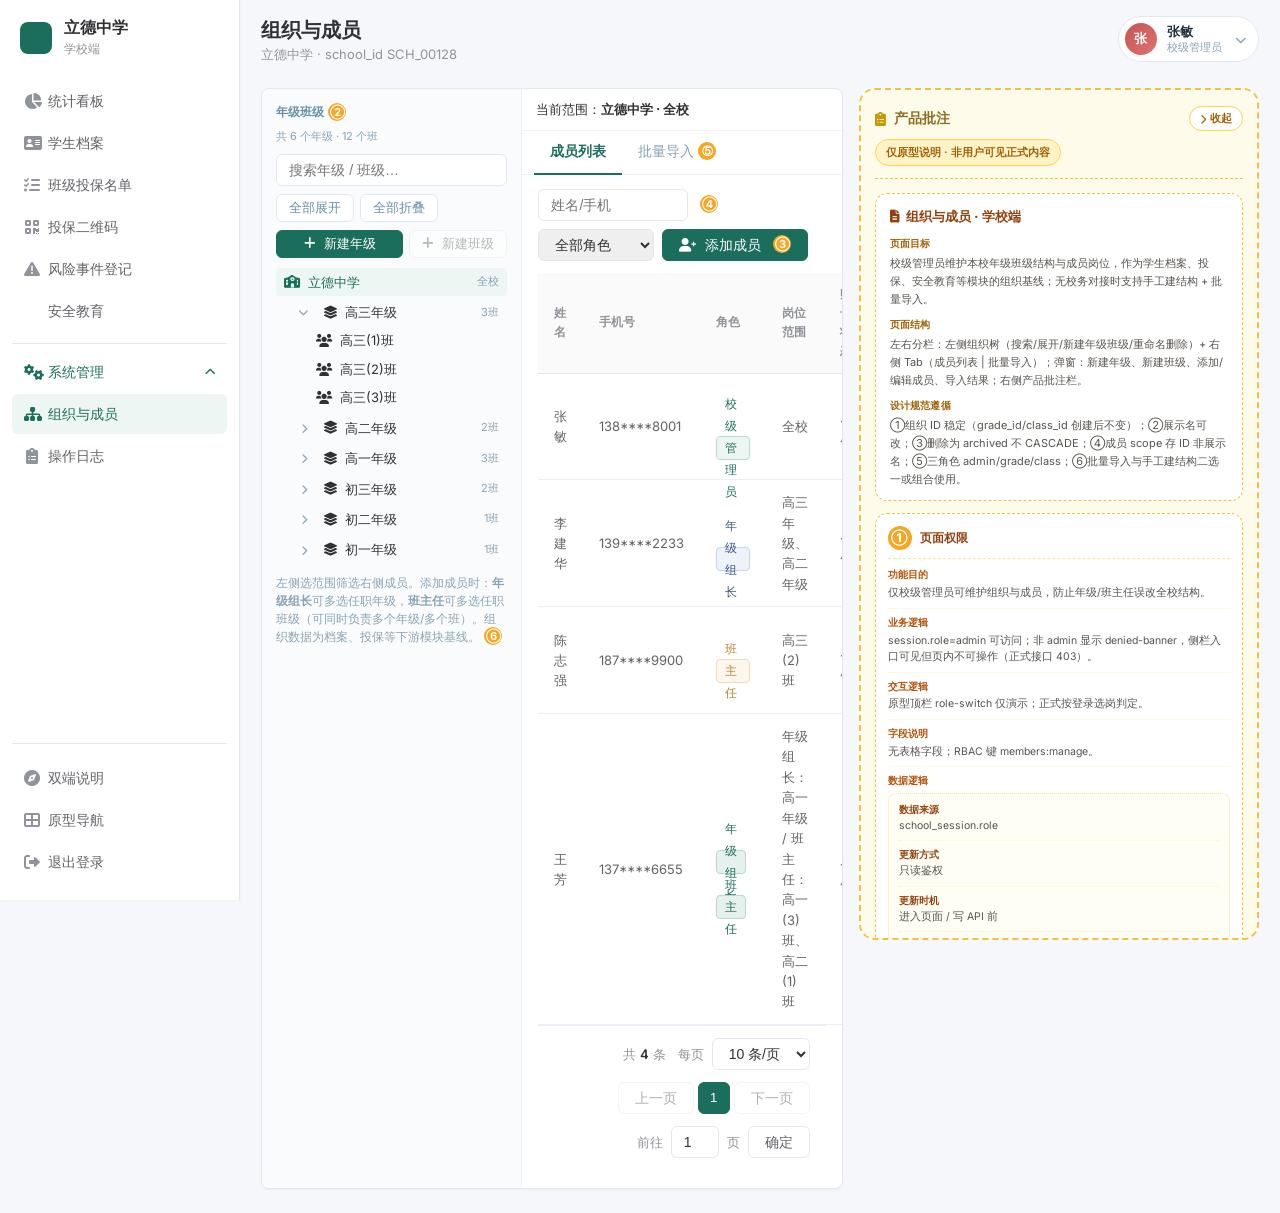
<file: 学平险-学校端--组织与成员.html>
<!DOCTYPE html>
<html lang="zh-CN">
<head>
  <meta charset="UTF-8">
  <meta name="viewport" content="width=device-width, initial-scale=1.0">
  <title>学平险·学校端 | 组织与成员</title>
  <link href="https://fonts.googleapis.com/css2?family=Inter:wght@400;500;600;700&display=swap" rel="stylesheet">
  <link rel="stylesheet" href="https://cdnjs.cloudflare.com/ajax/libs/font-awesome/6.0.0-beta3/css/all.min.css">
  <style>
    * { margin: 0; padding: 0; box-sizing: border-box; }
    body { font-family: 'Inter', 'PingFang SC', sans-serif; background: #f3f6fc; color: #1E2F3E; font-size: 14px; }
    .app-wrapper { display: flex; min-height: 100vh; }
    .main-content { flex: 1; padding: 1.5rem 2rem 2rem; overflow-x: auto; }
    .wire-note { background: #fffbe6; border: 1px dashed #d9b559; padding: 12px 16px; border-radius: 8px; margin-bottom: 16px; color: #856404; font-size: 13px; line-height: 1.6; }
    .top-bar { display: flex; flex-wrap: wrap; justify-content: space-between; align-items: flex-start; gap: 16px; margin-bottom: 1rem; }
    .welcome h2 { font-size: 1.5rem; font-weight: 600; }
    .welcome p { color: #5e7f92; font-size: 0.85rem; margin-top: 4px; }
    .role-switch { display: inline-flex; border: 1px solid #e2e8f0; border-radius: 999px; overflow: hidden; background: #fff; }
    .role-switch button { border: none; background: transparent; padding: 8px 16px; font-size: 13px; cursor: pointer; color: #6792a8; }
    .role-switch button.active { background: #1C6E5C; color: #fff; }
    .chip { display: inline-flex; padding: 2px 10px; border-radius: 999px; font-size: 12px; border: 1px solid #e2e8f0; }
    .chip.admin { background: #eef6f3; border-color: #b8d9ce; color: #1C6E5C; }
    .chip.grade { background: #eef2fa; border-color: #c5d4f0; color: #3d5a80; }
    .chip.class { background: #fdf6ec; border-color: #f5dab1; color: #b88230; }
    body[data-role="grade"] .admin-only, body[data-role="class"] .admin-only { display: none !important; }
    body[data-role="grade"] .denied-banner, body[data-role="class"] .denied-banner { display: block; }
    .denied-banner { display: none; background: #fef0f0; border: 1px solid #fbc4c4; color: #c45656; padding: 24px; border-radius: 16px; text-align: center; }
    .card-panel { background: #fff; border-radius: 20px; border: 1px solid #eef2f8; overflow: hidden; box-shadow: 0 4px 10px rgba(0,0,0,0.02); }
    .split { display: grid; grid-template-columns: 280px 1fr; min-height: 520px; }
    @media (max-width: 960px) { .split { grid-template-columns: 1fr; } }
    .pane-left { border-right: 1px solid #eef2f8; padding: 14px; background: #fafbfc; }
    .pane-right { display: flex; flex-direction: column; }
    .tree ul { list-style: none; padding-left: 16px; }
    .tree-node { padding: 6px 10px; border-radius: 8px; cursor: pointer; display: flex; align-items: center; gap: 8px; font-size: 13px; }
    .tree-node:hover, .tree-node.selected { background: #eef6f3; color: #1C6E5C; }
    .scope-badge { font-size: 11px; color: #88a3b5; margin-left: auto; }
    .node-meta { padding: 10px 14px; border-bottom: 1px solid #eef2f8; font-size: 13px; }
    .tabs { display: flex; border-bottom: 1px solid #eef2f8; padding: 0 12px; }
    .tabs button { border: none; background: none; padding: 12px; font-size: 13px; color: #88a3b5; cursor: pointer; border-bottom: 2px solid transparent; margin-bottom: -1px; }
    .tabs button.active { color: #1C6E5C; font-weight: 600; border-bottom-color: #1C6E5C; }
    .tab-body { padding: 14px 16px 18px; }
    .tab-pane { display: none; } .tab-pane.active { display: block; }
    .toolbar { display: flex; flex-wrap: wrap; gap: 8px; margin-bottom: 12px; }
    .toolbar input, .toolbar select { padding: 8px 10px; border: 1px solid #e2e8f0; border-radius: 10px; font-size: 13px; }
    .btn { padding: 8px 14px; border-radius: 10px; font-size: 13px; cursor: pointer; border: none; font-weight: 500; }
    .btn-primary { background: #1C6E5C; color: #fff; }
    .btn-outline { background: #fff; border: 1px solid #cbdde6; color: #4c6a7e; }
    table { width: 100%; border-collapse: collapse; font-size: 13px; }
    th, td { padding: 9px 10px; text-align: left; border-bottom: 1px solid #f0f4f9; }
    th { color: #6792a8; font-size: 12px; font-weight: 600; background: #fafbfc; }
    tr:hover td { background: #fafcfd; }
    .link { color: #1C6E5C; cursor: pointer; }
    .link-danger { color: #c45656; }
    .link-danger:hover { text-decoration: underline; }
    .form-row { margin-bottom: 12px; max-width: 400px; }
    .form-row label { display: block; font-size: 12px; color: #6792a8; margin-bottom: 4px; }
    .form-row input, .form-row select { width: 100%; padding: 8px 10px; border: 1px solid #e2e8f0; border-radius: 8px; }
    .hint { font-size: 12px; color: #88a3b5; margin-top: 8px; line-height: 1.5; }
    .modal-mask { display: none; position: fixed; inset: 0; background: rgba(0,0,0,.35); z-index: 100; align-items: center; justify-content: center; }
    .modal-mask.open { display: flex; }
    .modal { background: #fff; border-radius: 16px; width: 100%; max-width: 480px; }
    .modal-hd, .modal-ft { padding: 14px 18px; border-color: #eef2f8; }
    .modal-hd { border-bottom: 1px solid #eef2f8; font-weight: 600; display: flex; justify-content: space-between; }
    .modal-ft { border-top: 1px solid #eef2f8; display: flex; justify-content: flex-end; gap: 8px; }
    .modal-bd { padding: 18px; }
    .modal.modal-wide { max-width: 520px; }
    .tree-actions { display: flex; flex-wrap: wrap; gap: 6px; margin-bottom: 10px; }
    .tree-actions .btn { font-size: 12px; padding: 6px 10px; }
    .tree-actions .btn:disabled { opacity: 0.45; cursor: not-allowed; }
    .preview-box { background: #f8fafc; border: 1px solid #eef2f8; border-radius: 8px; padding: 10px 12px; font-size: 12px; color: #5e7f92; line-height: 1.6; margin-top: 8px; }
    .tree-node .node-ops { margin-left: auto; display: none; gap: 6px; font-size: 11px; }
    .tree-node:hover .scope-badge { display: none; }
    .tree-node:hover .node-ops { display: flex; }
    .node-ops span { color: #88a3b5; cursor: pointer; }
    .node-ops span:hover { color: #1C6E5C; }
    .node-ops span[data-delete]:hover { color: #c45656; }

    .modal.modal-wide { max-width: 600px; max-height: 90vh; }
    .modal-bd.scroll { max-height: calc(90vh - 120px); overflow-y: auto; }
    .form-section { margin-bottom: 18px; }
    .form-section-title { font-size: 12px; font-weight: 600; color: #6792a8; margin-bottom: 10px; padding-bottom: 6px; border-bottom: 1px solid #eef2f8; }
    .form-grid { display: grid; grid-template-columns: 1fr 1fr; gap: 0 14px; }
    .form-grid .form-row { max-width: none; }
    .form-row.full { grid-column: 1 / -1; }
    .field-hint { font-size: 11px; color: #88a3b5; margin-top: 4px; line-height: 1.4; }
    .code-preview { font-family: ui-monospace, monospace; font-size: 11px; background: #f0f4f9; padding: 8px 10px; border-radius: 6px; color: #4c6a7e; margin-top: 6px; }
    .preview-list { max-height: 160px; overflow: auto; border: 1px solid #eef2f8; border-radius: 8px; margin-top: 8px; }
    .preview-list table { font-size: 12px; margin: 0; }
    .preview-list th { position: sticky; top: 0; z-index: 1; }
    .checkbox-row { display: flex; align-items: flex-start; gap: 8px; font-size: 13px; margin: 10px 0; color: #4c6a7e; }
    .checkbox-row input { margin-top: 3px; }
    .sub-fields { display: none; margin-top: 10px; padding: 12px; background: #f8fafc; border-radius: 8px; border: 1px dashed #e2e8f0; }
    .sub-fields.show { display: block; }
    .req { color: #c45656; }

    .tree-toolbar { display: flex; gap: 6px; margin-bottom: 8px; flex-wrap: wrap; }
    .tree-toolbar button { font-size: 11px; padding: 4px 8px; border: 1px solid #e2e8f0; background: #fff; border-radius: 6px; cursor: pointer; color: #6792a8; }
    .tree-search { width: 100%; padding: 8px 10px; border: 1px solid #e2e8f0; border-radius: 8px; font-size: 13px; margin-bottom: 8px; }
    .tree-scroll { max-height: 420px; overflow-y: auto; margin: 0 -4px; padding: 0 4px; }
    .tree .grade-block { margin: 2px 0; }
    .tree .grade-block.collapsed .class-list { display: none; }
    .tree .grade-block.collapsed .tree-toggle i { transform: rotate(-90deg); }
    .tree .grade-head { display: flex; align-items: center; gap: 2px; }
    .tree-toggle { width: 22px; height: 28px; display: flex; align-items: center; justify-content: center; color: #88a3b5; cursor: pointer; flex-shrink: 0; }
    .tree-toggle i { font-size: 10px; transition: transform .15s; }
    .grade-head .tree-node { flex: 1; }
    .tree-node.hidden-by-search { display: none !important; }
    .grade-block.hidden-by-search { display: none !important; }
    .scope-panel { display: none; }
    .scope-panel.active { display: block; }
    .scope-panel .form-row { max-width: none; }
    .scope-links { font-size: 12px; margin-top: 6px; }
    .scope-links a { color: #1C6E5C; cursor: pointer; margin-right: 12px; }
    .modal-add-wide { max-width: 560px; max-height: 90vh; }
    .modal-add-wide .modal-bd.scroll { max-height: calc(90vh - 120px); overflow-y: auto; }
    .scope-block { margin-bottom: 14px; }

    /* 多选下拉 */
    .ms { position: relative; }
    .ms-trigger { display: flex; align-items: center; min-height: 36px; padding: 4px 32px 4px 8px; border: 1px solid #e2e8f0; border-radius: 8px; background: #fff; cursor: pointer; flex-wrap: wrap; gap: 4px; }
    .ms.open .ms-trigger { border-color: #1C6E5C; box-shadow: 0 0 0 3px rgba(28,110,92,.1); }
    .ms-trigger::after { content: '\f078'; font-family: 'Font Awesome 6 Free'; font-weight: 900; position: absolute; right: 10px; top: 50%; transform: translateY(-50%); color: #88a3b5; font-size: 11px; transition: transform .15s; pointer-events: none; }
    .ms.open .ms-trigger::after { transform: translateY(-50%) rotate(180deg); }
    .ms-placeholder { color: #b8c5d0; font-size: 13px; padding: 4px 4px; }
    .ms-tag { display: inline-flex; align-items: center; gap: 4px; background: #eef6f3; color: #1C6E5C; border: 1px solid #b8d9ce; padding: 2px 4px 2px 8px; border-radius: 6px; font-size: 12px; line-height: 1.4; }
    .ms-tag .ms-tag-x { width: 16px; height: 16px; display: inline-flex; align-items: center; justify-content: center; border-radius: 4px; color: #1C6E5C; cursor: pointer; font-size: 10px; }
    .ms-tag .ms-tag-x:hover { background: #d6e9e0; }
    .ms-dropdown { display: none; position: absolute; top: calc(100% + 4px); left: 0; right: 0; z-index: 20; background: #fff; border: 1px solid #e2e8f0; border-radius: 10px; box-shadow: 0 8px 24px rgba(0,0,0,.08); max-height: 280px; overflow: hidden; flex-direction: column; }
    .ms.open .ms-dropdown { display: flex; }
    .ms-search { padding: 8px 10px; border-bottom: 1px solid #eef2f8; }
    .ms-search input { width: 100%; border: 1px solid #e2e8f0; border-radius: 6px; padding: 6px 10px; font-size: 13px; }
    .ms-options { flex: 1; overflow-y: auto; padding: 6px 4px; }
    .ms-option { display: flex; align-items: center; gap: 8px; padding: 6px 10px; font-size: 13px; color: #1E2F3E; cursor: pointer; border-radius: 6px; }
    .ms-option:hover { background: #f4f8fb; }
    .ms-option.selected { color: #1C6E5C; font-weight: 500; }
    .ms-option i.tick { width: 14px; color: #1C6E5C; font-size: 12px; visibility: hidden; }
    .ms-option.selected i.tick { visibility: visible; }
    .ms-option.hidden { display: none; }
    .ms-group-hd { padding: 6px 10px 2px; font-size: 11px; color: #88a3b5; font-weight: 600; letter-spacing: .04em; }
    .ms-group-hd:not(:first-child) { border-top: 1px solid #f0f4f9; margin-top: 4px; padding-top: 8px; }
    .ms-empty { padding: 16px; text-align: center; color: #88a3b5; font-size: 12px; }
    .ms-foot { padding: 6px 10px; border-top: 1px solid #eef2f8; display: flex; justify-content: space-between; font-size: 12px; }
    .ms-foot button { background: none; border: none; color: #1C6E5C; cursor: pointer; padding: 4px 6px; }
    .ms-foot button:hover { text-decoration: underline; }
    .ms-foot .ms-count { color: #88a3b5; }
    .preview-line { font-size: 13px; color: #5e7f92; background: #f8fafc; border: 1px solid #eef2f8; padding: 10px 12px; border-radius: 8px; margin-top: 4px; line-height: 1.5; }
    .inline-num { width: 56px; padding: 4px 8px; border: 1px solid #e2e8f0; border-radius: 6px; font-size: 13px; margin: 0 6px; vertical-align: middle; }
    .preview-line { font-size: 13px; color: #5e7f92; background: #f8fafc; border: 1px solid #eef2f8; padding: 10px 12px; border-radius: 8px; margin-top: 4px; line-height: 1.5; }
    .inline-num { width: 56px; padding: 4px 8px; border: 1px solid #e2e8f0; border-radius: 6px; font-size: 13px; margin: 0 6px; vertical-align: middle; }
    .stat-pill { font-size: 11px; color: #88a3b5; margin-bottom: 8px; }

    /* 批量导入 Tab */
    .step-bar { display: flex; align-items: center; justify-content: center; gap: 8px; margin-bottom: 16px; padding: 12px 14px; background: #fafbfc; border: 1px solid #eef2f8; border-radius: 12px; flex-wrap: wrap; }
    .step-bar .step { display: flex; align-items: center; gap: 6px; color: #88a3b5; font-size: 13px; white-space: nowrap; }
    .step-bar .step b { width: 22px; height: 22px; border-radius: 50%; background: #fff; border: 1px solid #cbdde6; color: #88a3b5; display: flex; align-items: center; justify-content: center; font-size: 12px; }
    .step-bar .step.active { color: #1C6E5C; font-weight: 600; }
    .step-bar .step.active b { background: #1C6E5C; border-color: #1C6E5C; color: #fff; }
    .step-bar .sep { width: 20px; height: 1px; background: #cbdde6; flex-shrink: 0; }
    .tpl-card { display: flex; align-items: center; justify-content: space-between; gap: 12px; padding: 12px 16px; background: #eef6f3; border: 1px solid #b8d9ce; border-radius: 12px; margin-bottom: 16px; flex-wrap: wrap; }
    .tpl-card .info { flex: 1; min-width: 200px; }
    .tpl-card .info b { font-size: 14px; color: #1C6E5C; display: flex; align-items: center; gap: 8px; }
    .tpl-card .info p { font-size: 12px; color: #4c6a7e; margin-top: 4px; line-height: 1.6; }
    .import-block { margin-bottom: 16px; }
    .import-block-hd { font-size: 13px; font-weight: 600; color: #1C6E5C; margin-bottom: 10px; display: flex; align-items: center; gap: 6px; }
    #pane-import .drop-zone {
      display: flex; flex-direction: column; align-items: center; justify-content: center;
      border: 2px dashed #cbdde6; border-radius: 12px; padding: 28px 20px; text-align: center;
      background: #fafbfc; transition: border-color .15s, background .15s; cursor: pointer; user-select: none;
    }
    #pane-import .drop-zone:hover, #pane-import .drop-zone.dragover { border-color: #1C6E5C; background: #f0f7f3; }
    #pane-import .drop-zone .ic { width: 48px; height: 48px; margin-bottom: 12px; border-radius: 50%; background: #eef6f3; font-size: 22px; color: #1C6E5C; display: flex; align-items: center; justify-content: center; }
    #pane-import .drop-zone .drop-title { font-size: 14px; font-weight: 600; color: #1E2F3E; }
    #pane-import .drop-zone .sub { display: block; margin-top: 6px; font-size: 12px; color: #88a3b5; line-height: 1.6; }
    #pane-import .file-info { display: none; align-items: center; gap: 10px; padding: 10px 14px; background: #eef6f3; border: 1px solid #b8d9ce; border-radius: 10px; font-size: 13px; margin-top: 10px; }
    #pane-import .file-info.show { display: flex; }
    #pane-import .file-info .fname { flex: 1; min-width: 0; font-weight: 500; overflow: hidden; text-overflow: ellipsis; white-space: nowrap; }
    #pane-import .file-info .fsize { color: #88a3b5; font-size: 12px; white-space: nowrap; }
    #pane-import .file-info .fclear { background: none; border: none; color: #c45656; cursor: pointer; font-size: 13px; padding: 4px 8px; }
    .import-actions { display: flex; flex-wrap: wrap; gap: 8px; align-items: center; margin-top: 4px; }
    .import-actions .field-hint { margin: 0; flex: 1; min-width: 200px; }
    .import-detect-hint { display: none; align-items: center; gap: 8px; margin-top: 10px; padding: 10px 14px; background: #eef6f3; border: 1px solid #b8d9ce; border-radius: 10px; font-size: 13px; color: #1C6E5C; }
    .import-detect-hint.show { display: flex; }
    .import-detect-hint i { font-size: 16px; }
    #importResultModal .modal { max-width: 560px; }
    .import-result-text { margin: 0; font-size: 16px; font-weight: 600; color: #1E2F3E; text-align: center; padding: 20px 8px; line-height: 1.6; }
    .import-result-text .n-ok { color: #1C6E5C; }
    .import-result-text .n-fail { color: #c45656; }
    .import-err-table { max-height: 200px; overflow: auto; border: 1px solid #eef2f8; border-radius: 8px; font-size: 12px; }
    .import-err-table table { margin: 0; }
    .btn:disabled { opacity: .45; cursor: not-allowed; }
    .radio-group { display: flex; gap: 12px; flex-wrap: wrap; margin-top: 6px; }
    .radio-option {
      display: inline-flex; align-items: center; gap: 6px;
      min-height: 32px; padding: 0 14px;
      border: 1px solid #e2e8f0; border-radius: 6px;
      font-size: 14px; color: #4c6a7e; cursor: pointer; user-select: none;
      background: #fff;
    }
    .radio-option input { margin: 0; width: 16px; height: 16px; accent-color: #1C6E5C; cursor: pointer; }
    .radio-option:has(input:checked) {
      border-color: #b8d9ce; background: #eef6f3; color: #1C6E5C; font-weight: 500;
    }
    /* 角色多选 chip */
    .role-pick { display: flex; gap: 10px; flex-wrap: wrap; margin-top: 4px; }
    .role-pick label {
      display: inline-flex; align-items: center; gap: 6px;
      min-height: 32px; padding: 0 14px;
      border: 1px solid #e2e8f0; border-radius: 6px;
      font-size: 14px; color: #4c6a7e; cursor: pointer; user-select: none;
      background: #fff;
    }
    .role-pick label input { margin: 0; width: 16px; height: 16px; accent-color: #1C6E5C; cursor: pointer; }
    .role-pick label:has(input:checked) { border-color: #b8d9ce; background: #eef6f3; color: #1C6E5C; font-weight: 500; }
    .role-pick label.disabled { opacity: .4; cursor: not-allowed; }
    .chip.multi { background: #e6f0ec; border-color: #b8d9ce; color: #1C6E5C; margin-right: 4px; }
  </style>
  <link rel="stylesheet" href="shared-ui.css">
  <link rel="stylesheet" href="proto-notes.css">
  <link rel="stylesheet" href="学平险-学校端-sidebar.css">
  <link rel="stylesheet" href="学平险-学校端-b-end.css">
</head>
<body data-role="admin">
<div class="app-wrapper">
  <div class="sidebar" id="schoolSidebar"></div>
  <main class="main-content">
<div class="top-bar">
      <div class="welcome"><h2>组织与成员</h2><p>立德中学 · school_id SCH_00128</p></div>
      <div id="userMenuMount"></div>
    </div>
    <div class="denied-banner"><p style="font-weight:600;">无权限访问组织与成员</p><p style="font-size:13px;margin-top:8px;">仅校级管理员可维护<span class="proto-mark" title="见右侧批注 ①">①</span></p></div>
    <div class="page-with-notes admin-only">
    <div class="page-main-col">
    <div class="card-panel">
      <div class="split">
        <div class="pane-left">
          <p style="font-size:12px;color:#6792a8;font-weight:600;margin-bottom:6px;">年级班级<span class="proto-mark" title="见右侧批注 ②">②</span></p>
          <p class="stat-pill" id="treeStat">—</p>
          <input type="search" class="tree-search" id="treeSearch" placeholder="搜索年级 / 班级…">
          <div class="tree-toolbar">
            <button type="button" id="btnExpandAll">全部展开</button>
            <button type="button" id="btnCollapseAll">全部折叠</button>
          </div>
          <div class="tree-actions">
            <button type="button" class="btn btn-primary" id="btnAddGrade" style="flex:1;"><i class="fas fa-plus"></i> 新建年级</button>
            <button type="button" class="btn btn-outline" id="btnAddClass" disabled title="请先选中一个年级"><i class="fas fa-plus"></i> 新建班级</button>
          </div>
          <div class="tree-scroll">
            <div class="tree" id="orgTree">
              <div class="tree-node selected" data-type="school" data-id="school" data-label="立德中学">
                <i class="fas fa-school"></i><span class="node-label">立德中学</span><span class="scope-badge">全校</span>
              </div>
              <ul id="gradeList"></ul>
            </div>
          </div>
          <p class="hint">左侧选范围筛选右侧成员。添加成员时：<strong>年级组长</strong>可多选任职年级，<strong>班主任</strong>可多选任职班级（可同时负责多个年级/多个班）。组织数据为档案、投保等下游模块基线。<span class="proto-mark" title="见右侧批注 ⑥">⑥</span></p>
        </div>
        <div class="pane-right">
          <div class="node-meta" id="nodeMeta">当前范围：<strong>立德中学 · 全校</strong></div>
          <div class="tabs" id="rightTabs">
            <button type="button" data-tab="list" class="active">成员列表</button>
            <button type="button" data-tab="import">批量导入<span class="proto-mark" title="见右侧批注 ⑤">⑤</span></button>
          </div>
          <div class="tab-body">
            <div class="tab-pane active" id="pane-list">
              <div class="toolbar">
                <input type="search" placeholder="姓名/手机" style="width:150px;"><span class="proto-mark" title="见右侧批注 ④">④</span>
                <select><option>全部角色</option><option>校级管理员</option><option>年级组长</option><option>班主任</option></select>
                <button type="button" class="btn btn-primary" id="btnAddMember"><i class="fas fa-user-plus"></i> 添加成员<span class="proto-mark" title="见右侧批注 ③">③</span></button>
              </div>
              <table>
                <thead><tr><th>姓名</th><th>手机号</th><th>角色</th><th>岗位范围</th><th>账号状态</th><th>操作</th></tr></thead>
                <tbody id="memberTbody">
                  <tr><td>张敏</td><td>138****8001</td><td><span class="chip admin">校级管理员</span></td><td>全校</td><td>启用</td><td><span class="link" data-edit data-roles="admin" data-grades="" data-classes="">编辑</span> <span class="link link-danger" data-del-member>删除</span></td></tr>
                  <tr><td>李建华</td><td>139****2233</td><td><span class="chip grade">年级组长</span></td><td>高三年级、高二年级</td><td>启用</td><td><span class="link" data-edit data-roles="grade" data-grades="高三年级,高二年级" data-classes="">编辑</span> <span class="link link-danger" data-del-member>删除</span></td></tr>
                  <tr><td>陈志强</td><td>187****9900</td><td><span class="chip class">班主任</span></td><td>高三(2)班</td><td>启用</td><td><span class="link" data-edit data-roles="class" data-grades="" data-classes="高三(2)班">编辑</span> <span class="link link-danger" data-del-member>删除</span></td></tr>
                  <tr><td>王芳</td><td>137****6655</td><td><span class="chip grade multi">年级组长</span><span class="chip class multi">班主任</span></td><td>年级组长：高一年级 / 班主任：高一(3)班、高二(1)班</td><td>启用</td><td><span class="link" data-edit data-roles="grade,class" data-grades="高一年级" data-classes="高一(3)班,高二(1)班">编辑</span> <span class="link link-danger" data-del-member>删除</span></td></tr>
                </tbody>
              </table>
              <div class="pager" data-b-end-pager data-page-size="10"></div>
            </div>
            <div class="tab-pane" id="pane-import">
              <div class="step-bar">
                <div class="step active"><b>1</b> 下载模板</div>
                <div class="sep"></div>
                <div class="step" id="importStepUpload"><b>2</b> 上传文件</div>
                <div class="sep"></div>
                <div class="step" id="importStepRun"><b>3</b> 开始导入</div>
              </div>

              <div class="tpl-card">
                <div class="info">
                  <b id="importTplName"><i class="fas fa-file-excel"></i> 组织与成员-导入模板.xlsx</b>
                  <p id="importTplDesc">模板内含「年级班级（组织结构）」「成员岗位」两张表，按表填写后上传即可，系统会自动识别并导入。</p>
                </div>
                <button type="button" class="btn btn-outline" id="btnDownloadImportTpl"><i class="fas fa-download"></i> 下载模板</button>
              </div>

              <div class="import-block">
                <div class="import-block-hd"><i class="fas fa-cloud-upload-alt"></i> 上传填好的文件</div>
                <div class="drop-zone" id="orgImportDrop" role="button" tabindex="0" aria-label="选择或拖拽上传文件">
                  <div class="ic"><i class="fas fa-file-arrow-up"></i></div>
                  <span class="drop-title">点击选择文件，或将文件拖拽到此处</span>
                  <span class="sub">支持 Excel 或 CSV 文件，单次最多 500 行</span>
                </div>
                <input type="file" id="orgImportFile" accept=".csv,.xlsx,.xls" hidden>
                <div class="file-info" id="orgImportFileInfo">
                  <i class="fas fa-file-excel" style="color:#1C6E5C"></i>
                  <span class="fname" id="orgImportFileName">—</span>
                  <span class="fsize" id="orgImportFileSize">—</span>
                  <button type="button" class="fclear" id="btnClearImportFile"><i class="fas fa-times"></i> 移除</button>
                </div>
                <div class="import-detect-hint" id="importDetectHint"><i class="fas fa-magic"></i> <span id="importDetectText">—</span></div>
              </div>

              <div class="import-actions">
                <button type="button" class="btn btn-primary" id="btnStartOrgImport" disabled><i class="fas fa-cloud-arrow-up"></i> 开始导入</button>
                <span class="field-hint">导入完成后可在结果弹窗查看明细；如有失败行请修正后重新上传。</span>
              </div>
            </div>
          </div>
        </div>
      </div>
    </div>
    </div><!-- /.page-main-col -->

    <div id="protoNotesMount"></div>

    </div><!-- /.page-with-notes -->
  </main>
</div>


<div class="modal-mask" id="importResultModal">
  <div class="modal" id="importResultModalInner">
    <div class="modal-hd"><span id="importResultTitle">导入结果</span> <button type="button" class="modal-close" data-close="importResultModal" style="border:none;background:none;cursor:pointer;font-size:18px;">×</button></div>
    <div class="modal-bd">
      <p class="import-result-text" id="importResultSummary">—</p>
      <div class="import-err-table" id="importErrWrap" style="display:none;margin-top:12px;">
        <table>
          <thead><tr><th>行号</th><th>原因</th></tr></thead>
          <tbody id="importErrTbody"></tbody>
        </table>
      </div>
    </div>
    <div class="modal-ft">
      <button type="button" class="btn btn-outline modal-close" data-close="importResultModal">关闭</button>
      <button type="button" class="btn btn-primary" id="btnImportGoList">查看成员列表</button>
    </div>
  </div>
</div>


<div class="modal-mask" id="modalGrade">
  <div class="modal">
    <div class="modal-hd">新建年级 <button type="button" class="modal-close" data-close="modalGrade" style="border:none;background:none;cursor:pointer;font-size:18px;">×</button></div>
    <div class="modal-bd">
      <p class="hint" style="margin-top:0;">选年级并设置班级数；开学可逐个年级建班，或走批量导入。</p>
      <div class="form-row"><label>年级 <span class="req">*</span></label>
        <select id="gradeGradePick"></select>
      </div>
      <div class="form-row"><label>班级数量</label>
        <input id="gradeClassCount" type="number" min="0" max="40" value="6">
        <p class="field-hint">填 0 仅建年级；1–40 按「高一(1)班」规则批量生成</p>
      </div>
      <p class="preview-line" id="gradePreviewText">—</p>
    </div>
    <div class="modal-ft">
      <button type="button" class="btn btn-outline modal-close" data-close="modalGrade">取消</button>
      <button type="button" class="btn btn-primary" id="saveGrade">确认创建</button>
    </div>
  </div>
</div>

<div class="modal-mask" id="modalClass">
  <div class="modal">
    <div class="modal-hd">新建班级 <button type="button" class="modal-close" data-close="modalClass" style="border:none;background:none;cursor:pointer;font-size:18px;">×</button></div>
    <div class="modal-bd">
      <p class="hint" style="margin-top:0;">在已选年级下新增一个班。</p>
      <div class="form-row"><label>年级</label>
        <input id="classGradeLabel" readonly style="background:#f5f7fa;">
      </div>
      <div class="form-row"><label>班号 <span class="req">*</span></label>
        <input id="classNoInput" type="number" min="1" max="99" value="1">
      </div>
      <p class="preview-line" id="classNamePreview">班级名称：—</p>
    </div>
    <div class="modal-ft">
      <button type="button" class="btn btn-outline modal-close" data-close="modalClass">取消</button>
      <button type="button" class="btn btn-primary" id="saveClass">保存</button>
    </div>
  </div>
</div>

<div class="modal-mask" id="modalAdd">
  <div class="modal modal-add-wide">
    <div class="modal-hd">添加成员 <button type="button" class="modal-close" data-close="modalAdd" style="border:none;background:none;cursor:pointer;font-size:18px;">×</button></div>
    <div class="modal-bd scroll">
      <p class="hint" style="margin-top:0;margin-bottom:14px;">年级组长、班主任均支持<strong>多选</strong>任职范围；选项来自左侧组织树，无选项时请先在左侧新建年级/班级。</p>
      <div class="form-row"><label>姓名 <span class="req">*</span></label><input id="addName" placeholder="真实姓名"></div>
      <div class="form-row"><label>手机号（登录账号）<span class="req">*</span></label><input id="addPhone" placeholder="11位手机号"></div>
      <div class="form-row"><label>初始密码</label><input id="addPwd" type="password" placeholder="留空则系统生成"></div>
      <div class="form-row"><label>角色 <span class="req">*</span> <span class="field-hint" style="margin:0 0 0 6px;display:inline">可同时担任「年级组长 + 班主任」</span></label>
        <div class="role-pick" id="addRolePick">
          <label><input type="checkbox" value="grade"> 年级组长</label>
          <label><input type="checkbox" value="class"> 班主任</label>
          <label><input type="checkbox" value="admin"> 校级管理员（全校）</label>
        </div>
      </div>
      <div id="scopeAdminHint" class="hint" style="display:none;">校级管理员岗位范围为全校，与「年级组长 / 班主任」互斥。</div>
      <div id="scopeGradePanel" class="scope-panel active">
        <div id="addGradesBlock" class="scope-block" style="display:none">
          <div class="form-row"><label>任职年级 <span class="req">*</span></label>
            <p class="field-hint">支持多选；可同时负责多个年级的统筹管理</p>
            <div class="ms" id="addGradesMs" data-kind="grade"></div>
          </div>
        </div>
        <div id="addClassesBlock" class="scope-block" style="display:none">
          <div class="form-row"><label>任职班级 <span class="req">*</span></label>
            <p class="field-hint">支持多选；可同时担任多个班的班主任（可跨年级）</p>
            <div class="ms" id="addClassesMs" data-kind="class"></div>
          </div>
        </div>
        <p class="preview-line" id="addScopePreview" style="margin-top:4px;">岗位范围：—</p>
      </div>
      <select id="addScope" style="display:none;"><option>全校</option></select>
      <div class="form-row">
        <label>账号状态</label>
        <div class="radio-group" role="radiogroup" aria-label="账号状态">
          <label class="radio-option"><input type="radio" name="addStatus" id="addStatusOn" value="on" checked> 启用</label>
          <label class="radio-option"><input type="radio" name="addStatus" id="addStatusOff" value="off"> 禁用</label>
        </div>
        <p class="field-hint">禁用后该账号无法登录学校端，可随时在「编辑」中改回启用。</p>
      </div>
    </div>
    <div class="modal-ft">
      <button type="button" class="btn btn-outline modal-close" data-close="modalAdd">取消</button>
      <button type="button" class="btn btn-primary" id="saveAdd">保存并添加</button>
    </div>
  </div>
</div>
<div class="modal-mask" id="modalAssign">
  <div class="modal modal-add-wide">
    <div class="modal-hd">编辑成员 <button type="button" class="modal-close" data-close="modalAssign" style="border:none;background:none;cursor:pointer;font-size:18px;">×</button></div>
    <div class="modal-bd scroll">
      <div class="form-row"><label>成员</label><input id="editMemberName" value="陈志强" readonly style="background:#f5f7fa;"></div>
      <div class="form-row"><label>角色 <span class="field-hint" style="margin:0 0 0 6px;display:inline">可同时担任「年级组长 + 班主任」</span></label>
        <div class="role-pick" id="editRolePick">
          <label><input type="checkbox" value="grade"> 年级组长</label>
          <label><input type="checkbox" value="class"> 班主任</label>
          <label><input type="checkbox" value="admin"> 校级管理员（全校）</label>
        </div>
      </div>
      <div id="editScopeAdminHint" class="hint" style="display:none;">校级管理员岗位范围为全校，与「年级组长 / 班主任」互斥。</div>
      <div id="editScopePanel" class="scope-panel active">
        <div id="editGradesBlock" class="scope-block" style="display:none">
          <div class="form-row"><label>任职年级 <span class="req">*</span></label>
            <p class="field-hint">支持多选</p>
            <div class="ms" id="editGradesMs" data-kind="grade"></div>
          </div>
        </div>
        <div id="editClassesBlock" class="scope-block" style="display:none">
          <div class="form-row"><label>任职班级 <span class="req">*</span></label>
            <p class="field-hint">支持多选（可跨年级）</p>
            <div class="ms" id="editClassesMs" data-kind="class"></div>
          </div>
        </div>
        <p class="preview-line" id="editScopePreview">岗位范围：—</p>
      </div>
      <div class="form-row">
        <label>账号状态</label>
        <div class="radio-group" role="radiogroup" aria-label="账号状态">
          <label class="radio-option"><input type="radio" name="assignStatus" id="assignStatusOn" value="on" checked> 启用</label>
          <label class="radio-option"><input type="radio" name="assignStatus" id="assignStatusOff" value="off"> 禁用</label>
        </div>
      </div>
    </div>
    <div class="modal-ft">
      <button type="button" class="btn btn-outline modal-close" data-close="modalAssign">取消</button>
      <button type="button" class="btn btn-primary" id="saveModal">保存</button>
    </div>
  </div>
</div>

<script src="学平险-学校端-sidebar.js"></script>
<script>initSchoolSidebar('members');</script>
<script>
  function syncBodyRole(){ document.body.setAttribute('data-role', (window.SchoolAccount&&SchoolAccount.role)||'admin'); }
  syncBodyRole();
  initSchoolUserMenu('#userMenuMount', syncBodyRole);
</script>
<script>
(function() {
  var LEVELS = {
    primary: ['一年级','二年级','三年级','四年级','五年级','六年级'],
    middle: ['初一','初二','初三'],
    high: ['高一','高二','高三']
  };
  var LEVEL_CODE = { '一年级':'G1','二年级':'G2','三年级':'G3','四年级':'G4','五年级':'G5','六年级':'G6','初一':'M1','初二':'M2','初三':'M3','高一':'H1','高二':'H2','高三':'H3' };
  var selected = { type: 'school', id: 'school', label: '立德中学', gradeId: null };
  var idSeq = 100;

  function $(id) { return document.getElementById(id); }
  function openModal(id) { $(id).classList.add('open'); }
  function closeModal(id) { $(id).classList.remove('open'); }
  function nextId(prefix) { idSeq += 1; return prefix + '-' + idSeq; }

  function getLabel(node) {
    var el = node.querySelector('.node-label');
    return el ? el.textContent.trim() : node.getAttribute('data-label') || '';
  }

  function formatGradeName(level) {
    if (!level) return '';
    if (/年级$/.test(level)) return level;
    return level + '年级';
  }

  function gradeShortName(fullName) {
    return fullName.replace(/年级$/, '');
  }

  function segmentFromLevel(level) {
    if (LEVELS.primary.indexOf(level) >= 0) return 'primary';
    if (LEVELS.middle.indexOf(level) >= 0) return 'middle';
    return 'high';
  }

  function sortFromLevel(level) {
    var all = LEVELS.primary.concat(LEVELS.middle, LEVELS.high);
    var i = all.indexOf(level);
    return String((i >= 0 ? i + 1 : 50) * 10);
  }

  function fillGradePick(selectEl, selectedLevel) {
    /* #原型说明：当前学段为中学（初中 + 高中）；如需小学版可在 LEVELS.primary 中放回 */
    var groups = [['middle', '初中', LEVELS.middle], ['high', '高中', LEVELS.high]];
    selectEl.innerHTML = groups.map(function(g) {
      return '<optgroup label="' + g[1] + '">' + g[2].map(function(l) {
        return '<option value="' + l + '"' + (l === selectedLevel ? ' selected' : '') + '>' + formatGradeName(l) + '</option>';
      }).join('') + '</optgroup>';
    }).join('');
  }

  function buildGradeCode(segment, level) {
    var seg = segment.toUpperCase();
    var lc = LEVEL_CODE[level] || 'GX';
    return 'GR-' + seg + '-' + lc;
  }

  function buildClassCode(gradeCode, classNo) {
    return gradeCode.replace(/^GR-/, 'CLS-') + '-C' + classNo;
  }

  function defaultClassName(fullGradeName, classNo) {
    return gradeShortName(fullGradeName) + '(' + classNo + ')班';
  }

  function readGradeForm() {
    var level = $('gradeGradePick').value;
    var segment = segmentFromLevel(level);
    var name = formatGradeName(level);
    return {
      segment: segment, level: level, name: name, sort: sortFromLevel(level),
      status: 'on', remark: '', gradeCode: buildGradeCode(segment, level)
    };
  }

  function buildClassListFromForm() {
    var g = readGradeForm();
    var count = parseInt($('gradeClassCount').value, 10);
    if (isNaN(count) || count < 0) count = 0;
    var list = [];
    for (var i = 1; i <= count; i++) {
      list.push({ no: i, name: defaultClassName(g.name, i), code: buildClassCode(g.gradeCode, i) });
    }
    return { grade: g, classes: list };
  }

  function renderGradeSummary() {
    var pack = buildClassListFromForm();
    var el = $('gradePreviewText');
    if (!el) return;
    var g = pack.grade;
    var n = pack.classes.length;
    if (n === 0) { el.textContent = '将仅创建年级「' + g.name + '」（无班级）'; return; }
    var sample = pack.classes[0].name + (n > 1 ? ' … ' + pack.classes[n - 1].name : '');
    el.textContent = '将创建「' + g.name + '」共 ' + n + ' 个班：' + sample;
  }

  function gradeExists(name) {
    return Array.prototype.some.call(document.querySelectorAll('.tree-node[data-type="grade"]'), function(n) {
      return getLabel(n) === name;
    });
  }


  function updateTreeStat() {
    var grades = document.querySelectorAll('.grade-block').length;
    var classes = document.querySelectorAll('.tree-node[data-type="class"]').length;
    var el = $('treeStat');
    if (el) el.textContent = '共 ' + grades + ' 个年级 · ' + classes + ' 个班';
  }

  function escAttr(v) { return String(v == null ? '' : v).replace(/"/g, '&quot;'); }
  function escText(v) { return String(v == null ? '' : v).replace(/[&<>]/g, function(c){return{'&':'&amp;','<':'&lt;','>':'&gt;'}[c];}); }

  function getAllGradesFromTree() {
    var grades = [];
    document.querySelectorAll('.tree-node[data-type="grade"]').forEach(function(n) {
      grades.push({ id: n.getAttribute('data-id'), label: getLabel(n) });
    });
    return grades;
  }

  function getAllClassesFromTree() {
    var list = [];
    document.querySelectorAll('li.grade-block').forEach(function(block) {
      var gnode = block.querySelector('.tree-node[data-type="grade"]');
      var gname = gnode ? getLabel(gnode) : '';
      block.querySelectorAll('.tree-node[data-type="class"]').forEach(function(n) {
        list.push({ id: n.getAttribute('data-id'), groupLabel: gname, label: getLabel(n) });
      });
    });
    return list;
  }

  /* ========= 多选下拉控件 ========= */
  /* #原型说明：通用多选下拉；支持搜索、按组分组、全选/清空、标签移除 */
  var msRegistry = {};

  function MultiSelect(root, opts) {
    this.root = root;
    this.opts = opts || {};
    this.placeholder = opts.placeholder || '请选择（可多选）';
    this.items = opts.items || [];
    this.selected = (opts.selected || []).slice();
    this.searchable = opts.searchable !== false;
    this.onChange = opts.onChange || function(){};
    this.build();
  }
  MultiSelect.prototype.setItems = function(items, selectedIds) {
    this.items = items || [];
    if (Array.isArray(selectedIds)) this.selected = selectedIds.slice();
    /* 过滤掉已不存在的选中项 */
    var ids = {};
    this.items.forEach(function(i){ ids[i.id] = true; });
    this.selected = this.selected.filter(function(id){ return ids[id]; });
    this.render();
  };
  MultiSelect.prototype.setSelected = function(ids) {
    this.selected = (ids || []).slice();
    this.render();
  };
  MultiSelect.prototype.getSelected = function() { return this.selected.slice(); };
  MultiSelect.prototype.getSelectedLabels = function() {
    var map = {};
    this.items.forEach(function(i){ map[i.id] = i.label; });
    return this.selected.map(function(id){ return map[id]; }).filter(Boolean);
  };
  MultiSelect.prototype.build = function() {
    var self = this;
    this.root.classList.add('ms');
    this.root.innerHTML =
      '<div class="ms-trigger"><div class="ms-tags"></div></div>' +
      '<div class="ms-dropdown">' +
        (this.searchable ? '<div class="ms-search"><input type="text" placeholder="搜索..." autocomplete="off"></div>' : '') +
        '<div class="ms-options"></div>' +
        '<div class="ms-foot"><span class="ms-count">已选 0 项</span><span><button type="button" data-act="all">全选</button><button type="button" data-act="clear">清空</button></span></div>' +
      '</div>';

    this.trigger = this.root.querySelector('.ms-trigger');
    this.tagsBox = this.root.querySelector('.ms-tags');
    this.optionsBox = this.root.querySelector('.ms-options');
    this.countLabel = this.root.querySelector('.ms-count');
    this.searchInput = this.root.querySelector('.ms-search input');

    this.trigger.addEventListener('click', function(e) {
      if (e.target.closest('.ms-tag-x')) return;
      self.toggle();
    });
    document.addEventListener('click', function(e) {
      if (!self.root.contains(e.target)) self.close();
    });
    if (this.searchInput) {
      this.searchInput.addEventListener('input', function() { self.filter(self.searchInput.value); });
    }
    this.root.querySelector('[data-act="all"]').addEventListener('click', function(e) {
      e.stopPropagation();
      self.selected = self.items.map(function(i){ return i.id; });
      self.render(); self.onChange();
    });
    this.root.querySelector('[data-act="clear"]').addEventListener('click', function(e) {
      e.stopPropagation();
      self.selected = [];
      self.render(); self.onChange();
    });
    this.render();
  };
  MultiSelect.prototype.toggle = function() {
    if (this.root.classList.contains('open')) this.close();
    else this.open();
  };
  MultiSelect.prototype.open = function() {
    Object.keys(msRegistry).forEach(function(k){ msRegistry[k].close(); });
    this.root.classList.add('open');
    if (this.searchInput) { this.searchInput.value = ''; this.filter(''); setTimeout(this.searchInput.focus.bind(this.searchInput), 0); }
  };
  MultiSelect.prototype.close = function() { this.root.classList.remove('open'); };
  MultiSelect.prototype.filter = function(kw) {
    kw = (kw || '').trim().toLowerCase();
    this.optionsBox.querySelectorAll('.ms-option').forEach(function(el) {
      var lbl = (el.getAttribute('data-label') || '').toLowerCase();
      var grp = (el.getAttribute('data-group') || '').toLowerCase();
      el.classList.toggle('hidden', !!kw && lbl.indexOf(kw) < 0 && grp.indexOf(kw) < 0);
    });
    this.optionsBox.querySelectorAll('.ms-group-hd').forEach(function(hd) {
      var key = hd.getAttribute('data-group');
      var any = false;
      var next = hd.nextElementSibling;
      while (next && !next.classList.contains('ms-group-hd')) {
        if (next.classList.contains('ms-option') && !next.classList.contains('hidden')) { any = true; break; }
        next = next.nextElementSibling;
      }
      hd.style.display = any ? '' : 'none';
    });
    var visible = this.optionsBox.querySelectorAll('.ms-option:not(.hidden)').length;
    var empty = this.optionsBox.querySelector('.ms-empty');
    if (!visible && !empty) {
      var em = document.createElement('div');
      em.className = 'ms-empty';
      em.textContent = '没有匹配的选项';
      this.optionsBox.appendChild(em);
    } else if (visible && empty) {
      empty.remove();
    }
  };
  MultiSelect.prototype.toggleItem = function(id) {
    var i = this.selected.indexOf(id);
    if (i >= 0) this.selected.splice(i, 1);
    else this.selected.push(id);
    this.render(); this.onChange();
  };
  MultiSelect.prototype.render = function() {
    var self = this;
    /* 选中标签 */
    if (!this.selected.length) {
      this.tagsBox.innerHTML = '<span class="ms-placeholder">' + escText(this.placeholder) + '</span>';
    } else {
      var map = {};
      this.items.forEach(function(i){ map[i.id] = i.label; });
      this.tagsBox.innerHTML = this.selected.map(function(id) {
        if (!map[id]) return '';
        return '<span class="ms-tag" data-id="' + escAttr(id) + '">' + escText(map[id]) +
          '<span class="ms-tag-x" data-rm="' + escAttr(id) + '"><i class="fas fa-times"></i></span></span>';
      }).join('');
      this.tagsBox.querySelectorAll('.ms-tag-x').forEach(function(x) {
        x.addEventListener('click', function(e) {
          e.stopPropagation();
          self.toggleItem(x.getAttribute('data-rm'));
        });
      });
    }
    this.countLabel.textContent = '已选 ' + this.selected.length + ' 项';

    /* 选项 */
    if (!this.items.length) {
      this.optionsBox.innerHTML = '<div class="ms-empty">暂无选项</div>';
      return;
    }
    var sel = {};
    this.selected.forEach(function(id){ sel[id] = true; });
    var html = '', lastGroup = null;
    this.items.forEach(function(it) {
      if (it.groupLabel && it.groupLabel !== lastGroup) {
        html += '<div class="ms-group-hd" data-group="' + escAttr(it.groupLabel) + '">' + escText(it.groupLabel) + '</div>';
        lastGroup = it.groupLabel;
      }
      html += '<div class="ms-option' + (sel[it.id] ? ' selected' : '') + '" data-id="' + escAttr(it.id) + '" data-label="' + escAttr(it.label) + '" data-group="' + escAttr(it.groupLabel || '') + '">' +
        '<i class="fas fa-check tick"></i><span>' + escText(it.label) + '</span></div>';
    });
    this.optionsBox.innerHTML = html;
    this.optionsBox.querySelectorAll('.ms-option').forEach(function(el) {
      el.addEventListener('click', function() { self.toggleItem(el.getAttribute('data-id')); });
    });
  };

  function ensureMs(id, opts) {
    if (msRegistry[id]) return msRegistry[id];
    var root = $(id);
    if (!root) return null;
    var ms = new MultiSelect(root, opts);
    msRegistry[id] = ms;
    return ms;
  }

  function fillAddGradesMs(prefIds) {
    var ms = ensureMs('addGradesMs', {
      placeholder: '选择任职年级（可多选）',
      onChange: function() { syncAddScopeHidden(); updateAddScopePreview(); }
    });
    if (ms) ms.setItems(getAllGradesFromTree(), prefIds || []);
  }
  function fillAddClassesMs(prefIds) {
    var ms = ensureMs('addClassesMs', {
      placeholder: '选择任职班级（可多选，可跨年级）',
      onChange: function() { syncAddScopeHidden(); updateAddScopePreview(); }
    });
    if (ms) ms.setItems(getAllClassesFromTree(), prefIds || []);
  }
  function fillEditGradesMs(prefIds) {
    var ms = ensureMs('editGradesMs', {
      placeholder: '选择任职年级（可多选）',
      onChange: function() { updateEditScopePreview(); }
    });
    if (ms) ms.setItems(getAllGradesFromTree(), prefIds || []);
  }
  function fillEditClassesMs(prefIds) {
    var ms = ensureMs('editClassesMs', {
      placeholder: '选择任职班级（可多选，可跨年级）',
      onChange: function() { updateEditScopePreview(); }
    });
    if (ms) ms.setItems(getAllClassesFromTree(), prefIds || []);
  }

  function msLabels(id) {
    var ms = msRegistry[id];
    return ms ? ms.getSelectedLabels() : [];
  }

  /* ===== 多角色读写：年级组长 / 班主任 可并存，校级管理员与两者互斥 ===== */
  function getRoles(pickId) {
    var pick = $(pickId);
    if (!pick) return [];
    return Array.prototype.map.call(pick.querySelectorAll('input[type="checkbox"]:checked'), function(i){ return i.value; });
  }
  function setRoles(pickId, roles) {
    var pick = $(pickId);
    if (!pick) return;
    var set = {};
    (roles || []).forEach(function(r){ set[r] = true; });
    pick.querySelectorAll('input[type="checkbox"]').forEach(function(i) { i.checked = !!set[i.value]; });
    enforceRoleExclusive(pickId);
  }
  function enforceRoleExclusive(pickId) {
    var pick = $(pickId);
    if (!pick) return;
    var inputs = pick.querySelectorAll('input[type="checkbox"]');
    var adminChecked = pick.querySelector('input[value="admin"]').checked;
    var otherChecked = pick.querySelector('input[value="grade"]').checked || pick.querySelector('input[value="class"]').checked;
    inputs.forEach(function(i) {
      var label = i.closest('label');
      var disable = (i.value === 'admin' && otherChecked && !adminChecked) ||
                    (i.value !== 'admin' && adminChecked);
      i.disabled = !!disable;
      if (label) label.classList.toggle('disabled', !!disable);
    });
  }

  function buildScopeText(roles, gradesMsId, classesMsId, ctx) {
    if (roles.indexOf('admin') >= 0) return { ok: true, text: '全校', hint: '' };
    if (!roles.length) return { ok: false, text: '—', hint: '请至少选择一个角色。' };
    var parts = [], err = '';
    if (roles.indexOf('grade') >= 0) {
      var g = msLabels(gradesMsId);
      if (!g.length) err = '请至少选择一个任职年级。';
      else parts.push('年级组长：' + g.join('、'));
    }
    if (roles.indexOf('class') >= 0) {
      var c = msLabels(classesMsId);
      if (!c.length) err = err || '请至少选择一个任职班级。';
      else parts.push('班主任：' + c.join('、'));
    }
    if (err) return { ok: false, text: '—', hint: err };
    return { ok: true, text: parts.join(' / '), hint: '' };
  }

  function getAddScopeFromForm() {
    return buildScopeText(getRoles('addRolePick'), 'addGradesMs', 'addClassesMs');
  }
  function getEditScopeFromForm() {
    return buildScopeText(getRoles('editRolePick'), 'editGradesMs', 'editClassesMs');
  }

  function syncAddScopeHidden() {
    var scope = $('addScope');
    if (!scope) return;
    var r = getAddScopeFromForm();
    scope.value = r.ok ? r.text : '';
  }

  function updateAddScopePreview() {
    var el = $('addScopePreview');
    if (!el) return;
    var roles = getRoles('addRolePick');
    if (roles.indexOf('admin') >= 0) {
      el.textContent = '岗位范围：全校（立德中学）';
      el.style.color = '';
      return;
    }
    if (!roles.length) {
      el.textContent = '岗位范围：请选择角色';
      el.style.color = '#c45656';
      return;
    }
    var r = getAddScopeFromForm();
    el.textContent = '岗位范围：' + (r.ok ? r.text : '请完成上方选择');
    el.style.color = r.ok ? '' : '#c45656';
  }

  function refreshAddMemberScope(prefGradeIds, prefClassIds) {
    fillAddGradesMs(prefGradeIds);
    fillAddClassesMs(prefClassIds);
    syncAddScopeHidden();
    updateAddScopePreview();
  }

  function refreshScopeOptions() {
    var pg = selected.type === 'grade' ? [selected.id] : (selected.gradeId ? [selected.gradeId] : []);
    var pc = selected.type === 'class' ? [selected.id] : [];
    refreshAddMemberScope(pg, pc);
  }

  function updateAddScopePanels() {
    enforceRoleExclusive('addRolePick');
    var roles = getRoles('addRolePick');
    var isAdmin = roles.indexOf('admin') >= 0;
    $('scopeAdminHint').style.display = isAdmin ? 'block' : 'none';
    $('scopeGradePanel').classList.toggle('active', !isAdmin);
    $('addGradesBlock').style.display = (!isAdmin && roles.indexOf('grade') >= 0) ? '' : 'none';
    $('addClassesBlock').style.display = (!isAdmin && roles.indexOf('class') >= 0) ? '' : 'none';
    updateAddScopePreview();
    syncAddScopeHidden();
  }

  function updateEditScopePanels() {
    enforceRoleExclusive('editRolePick');
    var roles = getRoles('editRolePick');
    var isAdmin = roles.indexOf('admin') >= 0;
    $('editScopeAdminHint').style.display = isAdmin ? 'block' : 'none';
    $('editScopePanel').classList.toggle('active', !isAdmin);
    $('editGradesBlock').style.display = (!isAdmin && roles.indexOf('grade') >= 0) ? '' : 'none';
    $('editClassesBlock').style.display = (!isAdmin && roles.indexOf('class') >= 0) ? '' : 'none';
    updateEditScopePreview();
  }

  function updateEditScopePreview() {
    var el = $('editScopePreview');
    if (!el) return;
    var roles = getRoles('editRolePick');
    if (roles.indexOf('admin') >= 0) {
      el.textContent = '岗位范围：全校（立德中学）';
      el.style.color = '';
      return;
    }
    if (!roles.length) {
      el.textContent = '岗位范围：请选择角色';
      el.style.color = '#c45656';
      return;
    }
    var r = getEditScopeFromForm();
    el.textContent = '岗位范围：' + (r.ok ? r.text : '请完成上方选择');
    el.style.color = r.ok ? '' : '#c45656';
  }

  function filterTreeSearch(q) {
    q = (q || '').trim().toLowerCase();
    document.querySelectorAll('li.grade-block').forEach(function(block) {
      var gn = block.querySelector('.tree-node[data-type="grade"]');
      var gradeLabel = gn ? getLabel(gn).toLowerCase() : '';
      var matchGrade = !q || gradeLabel.indexOf(q) >= 0;
      var anyClass = false;
      block.querySelectorAll('.tree-node[data-type="class"]').forEach(function(cn) {
        var cl = getLabel(cn).toLowerCase();
        var match = !q || matchGrade || cl.indexOf(q) >= 0;
        cn.style.display = match || !q ? '' : 'none';
        if (match && q && !matchGrade) anyClass = true;
      });
      var show = !q || matchGrade || anyClass;
      block.classList.toggle('hidden-by-search', !show);
      if (q && show) block.classList.remove('collapsed');
    });
  }

  function updateClassCount(gradeLi) {
    var n = gradeLi.querySelectorAll('.tree-node[data-type="class"]').length;
    var badge = gradeLi.querySelector('.class-count');
    if (badge) badge.textContent = n + '班';
    updateTreeStat();
  }

  function selectNode(node) {
    document.querySelectorAll('.tree-node').forEach(function(x) { x.classList.remove('selected'); });
    node.classList.add('selected');
    var type = node.getAttribute('data-type');
    var label = getLabel(node);
    selected = { type: type, id: node.getAttribute('data-id'), label: label, gradeId: null };
    if (type === 'grade') selected.gradeId = node.getAttribute('data-id');
    if (type === 'class') selected.gradeId = node.getAttribute('data-grade-id');
    $('nodeMeta').innerHTML = '当前范围：<strong>' + label + (type === 'school' ? ' · 全校' : '') + '</strong>';
    $('btnAddClass').disabled = type !== 'grade';
    if ($('modalAdd') && $('modalAdd').classList.contains('open')) refreshScopeOptions();
  }

  function buildClassNode(gradeId, classId, className, meta) {
    var li = document.createElement('li');
    var attrs = 'data-type="class" data-id="' + classId + '" data-label="' + className + '" data-grade-id="' + gradeId + '"';
    if (meta && meta.code) attrs += ' data-class-code="' + meta.code + '"';
    var cno = meta && (meta.classNo != null ? meta.classNo : meta.no);
    if (cno != null) attrs += ' data-class-no="' + cno + '"';
    li.innerHTML = '<div class="tree-node" ' + attrs + '><i class="fas fa-users"></i><span class="node-label">' + className + '</span><span class="node-ops"><span data-rename>重命名</span><span data-delete>删除</span></span></div>';
    return li;
  }

  function appendGradeToTree(gradeMeta, classes, selectAfter, collapsed) {
    var gid = nextId('grade');
    var li = document.createElement('li');
    li.className = 'grade-block' + (collapsed ? ' collapsed' : '');
    li.setAttribute('data-grade-id', gid);
    var classLis = (classes || []).map(function(c) {
      var meta = { code: c.code, no: c.no, classNo: c.no };
      return '<li>' + buildClassNode(gid, nextId('class'), c.name, meta).innerHTML + '</li>';
    }).join('');
    var node = document.createElement('div');
    node.className = 'tree-node';
    node.setAttribute('data-type', 'grade');
    node.setAttribute('data-id', gid);
    node.setAttribute('data-label', gradeMeta.name);
    node.setAttribute('data-segment', gradeMeta.segment);
    node.setAttribute('data-sort', gradeMeta.sort);
    node.setAttribute('data-grade-code', gradeMeta.gradeCode);
    if (gradeMeta.remark) node.setAttribute('title', gradeMeta.remark);
    if (gradeMeta.status === 'off') node.style.opacity = '0.55';
    node.innerHTML = '<i class="fas fa-layer-group"></i><span class="node-label">' + gradeMeta.name + '</span>' +
      '<span class="scope-badge class-count">' + (classes ? classes.length : 0) + '班</span><span class="node-ops"><span data-rename>重命名</span><span data-delete>删除</span></span>';
    var head = document.createElement('div');
    head.className = 'grade-head';
    head.innerHTML = '<span class="tree-toggle" data-toggle title="展开/折叠"><i class="fas fa-chevron-down"></i></span>';
    head.appendChild(node);
    li.appendChild(head);
    var ul = document.createElement('ul');
    ul.className = 'class-list';
    ul.innerHTML = classLis;
    li.appendChild(ul);
    $('gradeList').appendChild(li);
    updateTreeStat();
    if (selectAfter) selectNode(node);
    return gid;
  }

  function initDemoTree() {
    $('gradeList').innerHTML = '';
    /* #原型说明：示例采用与「班级投保名单」一致的 6 年级 12 班 */
    var SEED = [
      { segment: 'high',   level: '高三', classes: [{no:1,name:'高三(1)班'},{no:2,name:'高三(2)班'},{no:3,name:'高三(3)班'}] },
      { segment: 'high',   level: '高二', classes: [{no:1,name:'高二(1)班'},{no:2,name:'高二(2)班'}] },
      { segment: 'high',   level: '高一', classes: [{no:1,name:'高一(1)班'},{no:2,name:'高一(2)班'},{no:3,name:'高一(3)班'}] },
      { segment: 'middle', level: '初三', classes: [{no:2,name:'初三(2)班'},{no:3,name:'初三(3)班'}] },
      { segment: 'middle', level: '初二', classes: [{no:4,name:'初二(4)班'}] },
      { segment: 'middle', level: '初一', classes: [{no:1,name:'初一(1)班'}] }
    ];
    SEED.forEach(function(item, idx) {
      var name = formatGradeName(item.level);
      var gmeta = {
        segment: item.segment, level: item.level, name: name,
        sort: sortFromLevel(item.level), status: 'on',
        gradeCode: buildGradeCode(item.segment, item.level)
      };
      var classes = item.classes.map(function(c) {
        return { no: c.no, name: c.name, code: buildClassCode(gmeta.gradeCode, c.no) };
      });
      appendGradeToTree(gmeta, classes, false, idx !== 0);
    });
    var school = document.querySelector('.tree-node[data-type="school"]');
    if (school) selectNode(school);
  }

  fillGradePick($('gradeGradePick'), '高一');
  $('gradeGradePick').addEventListener('change', renderGradeSummary);
  $('gradeClassCount').addEventListener('input', renderGradeSummary);

  function deleteTreeNode(node) {
    var type = node.getAttribute('data-type');
    if (type === 'school') return;
    var label = getLabel(node);
    if (type === 'class') {
      if (!confirm('确认删除班级「' + label + '」？\n该班关联的学生与名单将解除关联，操作不可撤销。')) return;
      var gradeLi = node.closest('li.grade-block');
      var classLi = node.closest('li');
      if (classLi) classLi.remove();
      if (gradeLi) updateClassCount(gradeLi);
      var school = document.querySelector('.tree-node[data-type="school"]');
      if (node.classList.contains('selected') && school) selectNode(school);
      if ($('modalAdd') && $('modalAdd').classList.contains('open')) refreshScopeOptions();
      return;
    }
    if (type === 'grade') {
      var block = node.closest('li.grade-block');
      var classNum = block ? block.querySelectorAll('.tree-node[data-type="class"]').length : 0;
      var tip = classNum
        ? '确认删除年级「' + label + '」及其下 ' + classNum + ' 个班级？\n该年级关联的所有班级、学生名单将解除关联，操作不可撤销。'
        : '确认删除年级「' + label + '」？';
      if (!confirm(tip)) return;
      if (block) block.remove();
      updateTreeStat();
      var school2 = document.querySelector('.tree-node[data-type="school"]');
      if (school2) selectNode(school2);
      if ($('modalAdd') && $('modalAdd').classList.contains('open')) refreshScopeOptions();
      return;
    }
  }

  document.getElementById('orgTree').onclick = function(e) {
    if (e.target.closest('[data-toggle]')) {
      e.stopPropagation();
      var block = e.target.closest('.grade-block');
      if (block) block.classList.toggle('collapsed');
      return;
    }
    if (e.target.closest('[data-delete]')) {
      e.stopPropagation();
      var dnode = e.target.closest('.tree-node');
      if (dnode) deleteTreeNode(dnode);
      return;
    }
    if (e.target.closest('[data-rename]')) {
      e.stopPropagation();
      var node = e.target.closest('.tree-node');
      if (node.getAttribute('data-type') === 'school') return;
      var nv = prompt('重命名为', getLabel(node));
      if (nv && nv.trim()) {
        node.querySelector('.node-label').textContent = nv.trim();
        node.setAttribute('data-label', nv.trim());
        if (node.classList.contains('selected')) selectNode(node);
      }
      return;
    }
    var n = e.target.closest('.tree-node');
    if (n) selectNode(n);
  };

  $('rightTabs').onclick = function(e) {
    var b = e.target.closest('button[data-tab]');
    if (!b) return;
    document.querySelectorAll('#rightTabs button').forEach(function(x) { x.classList.toggle('active', x === b); });
    document.querySelectorAll('.tab-pane').forEach(function(p) { p.classList.toggle('active', p.id === 'pane-' + b.dataset.tab); });
  };

  $('btnAddGrade').onclick = function() {
    fillGradePick($('gradeGradePick'), '高一');
    $('gradeClassCount').value = '3';
    renderGradeSummary();
    openModal('modalGrade');
  };


  var classGradeMeta = { name: '', short: '', gradeCode: '' };

  function suggestNextClassNo(gid) {
    var gradeLi = document.querySelector('li.grade-block[data-grade-id="' + gid + '"]');
    var max = 0;
    if (gradeLi) {
      gradeLi.querySelectorAll('.tree-node[data-type="class"]').forEach(function(n) {
        var m = (n.getAttribute('data-class-no') || '').match(/\d+/);
        if (m) max = Math.max(max, parseInt(m[0], 10));
      });
    }
    return max + 1;
  }

  function syncClassForm() {
    var no = parseInt($('classNoInput').value, 10) || 1;
    var name = classGradeMeta.name ? defaultClassName(classGradeMeta.name, no) : '—';
    $('classNamePreview').textContent = '班级名称：' + name;
  }

  $('classNoInput').addEventListener('input', syncClassForm);

  $('btnAddClass').onclick = function() {
    if (selected.type !== 'grade') return;
    var gnode = document.querySelector('.tree-node[data-type="grade"][data-id="' + selected.gradeId + '"]');
    classGradeMeta.name = selected.label;
    classGradeMeta.short = gradeShortName(selected.label);
    classGradeMeta.gradeCode = gnode ? gnode.getAttribute('data-grade-code') || '' : '';
    $('classGradeLabel').value = selected.label;
    var nextNo = suggestNextClassNo(selected.gradeId);
    $('classNoInput').value = nextNo;
    syncClassForm();
    openModal('modalClass');
  };

  $('saveGrade').onclick = function() {
    var pack = buildClassListFromForm();
    var g = pack.grade;
    if (!g.name) { alert('请选择年级'); return; }
    if (gradeExists(g.name)) { alert('已存在「' + g.name + '」，请换其他年级'); return; }
    var newGid = appendGradeToTree(g, pack.classes, true, false);
    closeModal('modalGrade');
    var msg = '年级「' + g.name + '」已创建';
    if (pack.classes.length) msg += '，已生成 ' + pack.classes.length + ' 个班级';
    alert(msg + '');
    if ($('modalAdd') && $('modalAdd').classList.contains('open')) refreshScopeOptions();
  };

  $('saveClass').onclick = function() {
    var cno = parseInt($('classNoInput').value, 10);
    if (!cno) { alert('请填写班号'); return; }
    var cname = defaultClassName(classGradeMeta.name, cno);
    var gid = selected.gradeId;
    var gradeLi = document.querySelector('li.grade-block[data-grade-id="' + gid + '"]');
    if (!gradeLi) { alert('请先选中年级'); return; }
    var dup = false;
    gradeLi.querySelectorAll('.tree-node[data-type="class"]').forEach(function(n) {
      if (n.getAttribute('data-class-no') === String(cno)) dup = true;
    });
    if (dup) { alert('该年级下班号 ' + cno + ' 已存在'); return; }
    var gnode = gradeLi.querySelector('.tree-node[data-type="grade"]');
    var gcode = gnode ? gnode.getAttribute('data-grade-code') : '';
    var meta = { code: buildClassCode(gcode, cno), classNo: cno };
    var li = buildClassNode(gid, nextId('class'), cname, meta);
    li.querySelector('.tree-node').setAttribute('data-class-no', String(cno));
    gradeLi.querySelector('.class-list').appendChild(li);
    updateClassCount(gradeLi);
    var newId = li.querySelector('.tree-node').getAttribute('data-id');
    closeModal('modalClass');
    alert('班级「' + cname + '」已创建\n' + meta.code + '');
    if ($('modalAdd') && $('modalAdd').classList.contains('open')) {
      refreshAddMemberScope(selected.gradeId ? [selected.gradeId] : [], [newId]);
    }
  };


  function getStatusLabel(value) {
    return value === 'off' ? '禁用' : '启用';
  }
  function getCheckedStatus(name) {
    var el = document.querySelector('input[name="' + name + '"]:checked');
    return el ? el.value : 'on';
  }

  $('btnAddMember').onclick = function() {
    $('addName').value = '';
    $('addPhone').value = '';
    $('addPwd').value = '';
    if ($('addStatusOn')) $('addStatusOn').checked = true;
    var defaultRoles = ['class'];
    if (selected.type === 'school') defaultRoles = ['admin'];
    else if (selected.type === 'grade') defaultRoles = ['grade'];
    else if (selected.type === 'class') defaultRoles = ['class'];
    setRoles('addRolePick', defaultRoles);
    var pg = selected.type === 'grade' ? [selected.id] : (selected.gradeId ? [selected.gradeId] : []);
    var pc = selected.type === 'class' ? [selected.id] : [];
    refreshAddMemberScope(pg, pc);
    updateAddScopePanels();
    openModal('modalAdd');
  };

  $('addRolePick').addEventListener('change', updateAddScopePanels);
  $('editRolePick').addEventListener('change', updateEditScopePanels);

  $('treeSearch').oninput = function() { filterTreeSearch(this.value); };
  $('btnExpandAll').onclick = function() {
    document.querySelectorAll('.grade-block').forEach(function(b) { b.classList.remove('collapsed'); });
  };
  $('btnCollapseAll').onclick = function() {
    document.querySelectorAll('.grade-block').forEach(function(b) { b.classList.add('collapsed'); });
  };

  document.querySelectorAll('.modal-close').forEach(function(btn) {
    btn.onclick = function() { closeModal(btn.getAttribute('data-close')); };
  });
  function findGradeIdsByLabels(labels) {
    var ids = [];
    labels.forEach(function(lbl) {
      var t = lbl.trim();
      if (!t) return;
      document.querySelectorAll('.tree-node[data-type="grade"]').forEach(function(n) {
        if (getLabel(n) === t) ids.push(n.getAttribute('data-id'));
      });
    });
    return ids;
  }
  function findClassIdsByLabels(labels) {
    var ids = [];
    labels.forEach(function(lbl) {
      var t = lbl.trim();
      if (!t) return;
      document.querySelectorAll('.tree-node[data-type="class"]').forEach(function(n) {
        if (getLabel(n) === t) ids.push(n.getAttribute('data-id'));
      });
    });
    return ids;
  }

  /* #原型说明：成员表格操作（编辑 / 删除）使用事件委托，删除后自动刷新分页 */
  function refreshMemberPager() {
    var tbody = $('memberTbody');
    if (!tbody) return;
    var pager = tbody.closest('.tab-pane') && tbody.closest('.tab-pane').querySelector('[data-b-end-pager]');
    if (window.BEndPager && pager) BEndPager.remount(pager);
  }

  $('memberTbody').addEventListener('click', function(e) {
    var del = e.target.closest('[data-del-member]');
    var edit = e.target.closest('[data-edit]');
    if (!del && !edit) return;
    var row = e.target.closest('tr');
    if (!row) return;
    var name = row.cells[0].textContent.trim();
    if (del) {
      if (!confirm('确认删除成员「' + name + '」？\n删除后该账号无法登录学校端，操作不可撤销。')) return;
      row.remove();
      refreshMemberPager();
      return;
    }
    var el = edit;
    var rolesAttr = (el.getAttribute('data-roles') || 'class').split(',').filter(Boolean);
    var gradesAttr = (el.getAttribute('data-grades') || '').split(',').filter(Boolean);
    var classesAttr = (el.getAttribute('data-classes') || '').split(',').filter(Boolean);
    $('editMemberName').value = name;
    setRoles('editRolePick', rolesAttr);
    updateEditScopePanels();
    fillEditGradesMs(findGradeIdsByLabels(gradesAttr));
    fillEditClassesMs(findClassIdsByLabels(classesAttr));
    updateEditScopePreview();
    openModal('modalAssign');
  });
  $('saveAdd').onclick = function() {
    var name = $('addName').value.trim();
    var phone = $('addPhone').value.trim();
    if (!name || !phone) { alert('请填写姓名和手机号'); return; }
    var roles = getRoles('addRolePick');
    if (!roles.length) { alert('请至少选择一个角色'); return; }
    var r = getAddScopeFromForm();
    if (!r.ok) { alert(r.hint); return; }
    syncAddScopeHidden();
    var statusLabel = getStatusLabel(getCheckedStatus('addStatus'));
    alert('成员「' + name + '」已添加\n岗位范围：' + r.text + '\n账号状态：' + statusLabel);
    closeModal('modalAdd');
  };
  $('saveModal').onclick = function() {
    var roles = getRoles('editRolePick');
    if (!roles.length) { alert('请至少选择一个角色'); return; }
    var r = getEditScopeFromForm();
    if (!r.ok) { alert(r.hint); return; }
    alert('已保存\n岗位范围：' + r.text + '\n账号状态：' + getStatusLabel(getCheckedStatus('assignStatus')));
    closeModal('modalAssign');
  };

  /* ============ 批量导入（自动识别年级班级 / 成员信息） ============ */
  var detectedImportKind = null;
  var ORG_IMPORT = {
    headers: ['年级名称', '班级序号', '班级名称', '排序', '备注'],
    samples: [
      ['高一年级', '1', '高一(1)班', '10', ''],
      ['高一年级', '2', '高一(2)班', '20', ''],
      ['高二年级', '1', '高二(1)班', '30', '']
    ],
    tplFile: '组织与成员-年级班级.csv',
    label: '年级班级'
  };
  var MEMBER_IMPORT = {
    headers: ['姓名', '手机号', '角色', '任职年级', '任职班级', '账号状态'],
    samples: [
      ['赵静', '15212341122', '年级组长', '高一年级', '', '启用'],
      ['刘洋', '18800001111', '班主任', '', '高一(3)班', '启用'],
      ['周敏', '13900002222', '校级管理员', '', '', '启用']
    ],
    tplFile: '组织与成员-成员信息.csv',
    label: '成员信息'
  };
  var ROLE_TO_CODE = {
    admin: 'admin', grade: 'grade', class: 'class',
    '校级管理员': 'admin', '年级组长': 'grade', '班主任': 'class'
  };

  function getImportConfig(kind) {
    return (kind || detectedImportKind) === 'member' ? MEMBER_IMPORT : ORG_IMPORT;
  }

  function importKindLabel(kind) {
    return getImportConfig(kind).label;
  }

  function escapeCsvCell(v) {
    v = v == null ? '' : String(v);
    if (/[",\n\r]/.test(v)) return '"' + v.replace(/"/g, '""') + '"';
    return v;
  }

  function downloadCsvTemplate(cfg) {
    var rows = [cfg.headers.map(escapeCsvCell).join(',')];
    cfg.samples.forEach(function(r) { rows.push(r.map(escapeCsvCell).join(',')); });
    for (var i = 0; i < 2; i++) rows.push(cfg.headers.map(function() { return ''; }).join(','));
    var csv = '\ufeff' + rows.join('\r\n');
    var blob = new Blob([csv], { type: 'text/csv;charset=utf-8' });
    var url = URL.createObjectURL(blob);
    var a = document.createElement('a');
    a.href = url;
    a.download = cfg.tplFile;
    document.body.appendChild(a);
    a.click();
    document.body.removeChild(a);
    setTimeout(function() { URL.revokeObjectURL(url); }, 800);
  }

  function downloadImportTemplate() {
    downloadCsvTemplate(ORG_IMPORT);
    setTimeout(function() { downloadCsvTemplate(MEMBER_IMPORT); }, 450);
  }

  function setImportStepState(hasFile) {
    if ($('importStepUpload')) $('importStepUpload').classList.toggle('active', !!hasFile);
    if ($('importStepRun')) $('importStepRun').classList.toggle('active', !!hasFile);
    var btn = $('btnStartOrgImport');
    if (btn) btn.disabled = !hasFile;
  }

  function setImportDetectHint(kind) {
    detectedImportKind = kind;
    var box = $('importDetectHint');
    var text = $('importDetectText');
    if (!box || !text) return;
    if (!kind) {
      box.classList.remove('show');
      text.textContent = '—';
      return;
    }
    text.textContent = '已识别为：' + importKindLabel(kind);
    box.classList.add('show');
  }

  function formatImportSize(n) {
    if (n < 1024) return n + ' B';
    if (n < 1024 * 1024) return (n / 1024).toFixed(1) + ' KB';
    return (n / 1024 / 1024).toFixed(2) + ' MB';
  }

  function clearOrgImportFile() {
    var input = $('orgImportFile');
    if (input) input.value = '';
    var info = $('orgImportFileInfo');
    if (info) info.classList.remove('show');
    setImportDetectHint(null);
    setImportStepState(false);
  }

  function showOrgImportFile(file) {
    if (!file) return;
    if ($('orgImportFileName')) $('orgImportFileName').textContent = file.name;
    if ($('orgImportFileSize')) $('orgImportFileSize').textContent = formatImportSize(file.size);
    if ($('orgImportFileInfo')) $('orgImportFileInfo').classList.add('show');
    setImportStepState(true);
    if (/\.csv$/i.test(file.name)) {
      var reader = new FileReader();
      reader.onload = function() {
        try {
          var rows = parseCsvText(String(reader.result || ''));
          if (!rows.length) { setImportDetectHint(null); return; }
          setImportDetectHint(detectImportKind(rows[0]));
        } catch (e) { setImportDetectHint(null); }
      };
      reader.readAsText(file, 'UTF-8');
    } else {
      setImportDetectHint(null);
      if ($('importDetectText')) $('importDetectText').textContent = '导入时将自动识别为年级班级或成员信息';
      if ($('importDetectHint')) $('importDetectHint').classList.add('show');
    }
  }

  function parseCsvText(text) {
    var lines = text.replace(/^\ufeff/, '').split(/\r?\n/).filter(function(l) { return l.trim(); });
    return lines.map(function(line) {
      var out = [];
      var cur = '';
      var inQ = false;
      for (var i = 0; i < line.length; i++) {
        var ch = line[i];
        if (inQ) {
          if (ch === '"' && line[i + 1] === '"') { cur += '"'; i++; }
          else if (ch === '"') inQ = false;
          else cur += ch;
        } else if (ch === '"') inQ = true;
        else if (ch === ',') { out.push(cur.trim()); cur = ''; }
        else cur += ch;
      }
      out.push(cur.trim());
      return out;
    });
  }

  function normalizeHeader(h) {
    return (h || '').replace(/\*/g, '').trim();
  }

  function detectImportKind(headers) {
    var h = headers.map(normalizeHeader);
    var has = function(name) { return h.indexOf(name) >= 0; };
    if (has('姓名') && has('手机号')) return 'member';
    if (has('年级名称') && has('班级序号')) return 'org';
    return null;
  }

  function validateImportRows(rows, kind) {
    var cfg = getImportConfig(kind);
    var expected = cfg.headers.map(normalizeHeader);
    if (!rows.length) return { ok: false, msg: '文件为空，请检查后重新上传' };
    var head = rows[0].map(normalizeHeader);
    var kindDetected = detectImportKind(head);
    if (!kindDetected) {
      return { ok: false, msg: '无法识别表格类型，请使用模板中的「年级班级」或「成员信息」表填写后上传' };
    }
    if (kindDetected !== kind) kind = kindDetected;
    expected = getImportConfig(kind).headers.map(normalizeHeader);
    var miss = expected.filter(function(h) { return head.indexOf(h) < 0; });
    if (miss.length) {
      return { ok: false, msg: '表格列与模板不一致，请下载最新模板。缺少：' + miss.join('、') };
    }
    var dataRows = rows.slice(1).filter(function(r) { return r.some(function(c) { return (c || '').trim(); }); });
    if (!dataRows.length) return { ok: false, msg: '未找到有效数据，请确认已填写内容' };
    if (dataRows.length > 500) return { ok: false, msg: '单次最多导入 500 行，当前 ' + dataRows.length + ' 行，请分批上传' };
    return { ok: true, dataRows: dataRows, head: head, kind: kind };
  }

  function normalizeRoleToken(raw) {
    var s = (raw || '').trim();
    var lower = s.toLowerCase();
    return ROLE_TO_CODE[s] || ROLE_TO_CODE[lower] || lower;
  }

  function mockImportOrg(dataRows) {
    var ok = 0, fail = 0, skip = 0, errors = [];
    dataRows.forEach(function(row, idx) {
      var lineNo = idx + 2;
      var grade = (row[0] || '').trim();
      var cno = (row[1] || '').trim();
      if (!grade || !cno) {
        fail++;
        errors.push({ line: lineNo, reason: '请填写年级名称和班级序号' });
        return;
      }
      if (!/^\d+$/.test(cno) || parseInt(cno, 10) < 1 || parseInt(cno, 10) > 40) {
        fail++;
        errors.push({ line: lineNo, reason: '班级序号须为 1–40 之间的整数' });
        return;
      }
      var exists = false;
      document.querySelectorAll('.tree-node[data-type="class"]').forEach(function(n) {
        var gLi = n.closest('li.grade-block');
        var gn = gLi && gLi.querySelector('.tree-node[data-type="grade"]');
        if (gn && getLabel(gn) === grade && String(n.getAttribute('data-class-no') || '') === cno) exists = true;
      });
      if (exists) { skip++; return; }
      ok++;
    });
    return { ok: ok, fail: fail, skip: skip, errors: errors, kind: 'org' };
  }

  function mockImportMember(dataRows) {
    var ok = 0, fail = 0, skip = 0, errors = [];
    var rolesOk = { admin: 1, grade: 1, class: 1 };
    dataRows.forEach(function(row, idx) {
      var lineNo = idx + 2;
      var name = (row[0] || '').trim();
      var phone = (row[1] || '').trim();
      var roleRaw = (row[2] || '').trim();
      if (!name || !phone || !roleRaw) {
        fail++;
        errors.push({ line: lineNo, reason: '请填写姓名、手机号和角色' });
        return;
      }
      if (!/^1\d{10}$/.test(phone)) {
        fail++;
        errors.push({ line: lineNo, reason: '手机号格式不正确' });
        return;
      }
      var roles = roleRaw.split(/[;；]/).map(normalizeRoleToken).filter(Boolean);
      if (!roles.length || roles.some(function(r) { return !rolesOk[r]; })) {
        fail++;
        errors.push({ line: lineNo, reason: '角色请填写：校级管理员、年级组长或班主任' });
        return;
      }
      if (roles.indexOf('admin') >= 0 && roles.length > 1) {
        fail++;
        errors.push({ line: lineNo, reason: '校级管理员不能与其他角色填在同一行' });
        return;
      }
      var dup = false;
      $('memberTbody').querySelectorAll('tr').forEach(function(tr) {
        var cellPhone = (tr.cells[1].textContent || '').replace(/\D/g, '');
        if (cellPhone.length >= 4 && phone.slice(-4) === cellPhone.slice(-4)) dup = true;
      });
      if (dup) { skip++; return; }
      ok++;
    });
    return { ok: ok, fail: fail, skip: skip, errors: errors, kind: 'member' };
  }

  function showImportResult(result) {
    $('importResultTitle').textContent = '导入结果';
    var summary = '导入 <span class="n-ok">' + result.ok + '</span> 条成功，<span class="n-fail">' + result.fail + '</span> 条失败';
    if (result.skip > 0) summary += '，' + result.skip + ' 条跳过';
    $('importResultSummary').innerHTML = summary;
    var wrap = $('importErrWrap');
    var tbody = $('importErrTbody');
    if (result.errors && result.errors.length) {
      wrap.style.display = 'block';
      tbody.innerHTML = result.errors.map(function(e) {
        return '<tr><td>第 ' + e.line + ' 行</td><td>' + e.reason + '</td></tr>';
      }).join('');
    } else {
      wrap.style.display = 'none';
      tbody.innerHTML = '';
    }
    openModal('importResultModal');
    clearOrgImportFile();
  }

  function submitOrgImport() {
    var file = $('orgImportFile') && $('orgImportFile').files[0];
    if (!file) { alert('请先选择要导入的文件'); return; }
    if (!/\.(csv|xlsx|xls)$/i.test(file.name)) {
      alert('请上传 Excel 或 CSV 格式的文件');
      return;
    }
    var btn = $('btnStartOrgImport');
    if (btn) { btn.disabled = true; btn.innerHTML = '<i class="fas fa-spinner fa-spin"></i> 正在处理…'; }

    function finish(result) {
      if (btn) { btn.disabled = false; btn.innerHTML = '<i class="fas fa-cloud-arrow-up"></i> 开始导入'; }
      showImportResult(result);
    }

    if (/\.xlsx$|\.xls$/i.test(file.name)) {
      setTimeout(function() {
        finish({ ok: 3, fail: 0, skip: 1, errors: [], kind: 'org' });
      }, 600);
      return;
    }

    var reader = new FileReader();
    reader.onload = function() {
      try {
        var rows = parseCsvText(String(reader.result || ''));
        var kind = detectImportKind(rows[0] || []);
        var v = validateImportRows(rows, kind);
        if (!v.ok) {
          alert(v.msg);
          if (btn) { btn.disabled = false; btn.innerHTML = '<i class="fas fa-cloud-arrow-up"></i> 开始导入'; }
          return;
        }
        setImportDetectHint(v.kind);
        var result = v.kind === 'member' ? mockImportMember(v.dataRows) : mockImportOrg(v.dataRows);
        result.kind = v.kind;
        finish(result);
      } catch (err) {
        alert('文件读取失败，请检查格式后重试');
        if (btn) { btn.disabled = false; btn.innerHTML = '<i class="fas fa-cloud-arrow-up"></i> 开始导入'; }
      }
    };
    reader.onerror = function() {
      alert('文件读取失败，请重试');
      if (btn) { btn.disabled = false; btn.innerHTML = '<i class="fas fa-cloud-arrow-up"></i> 开始导入'; }
    };
    reader.readAsText(file, 'UTF-8');
  }

  function bindOrgImport() {
    if ($('btnDownloadImportTpl')) $('btnDownloadImportTpl').onclick = downloadImportTemplate;
    if ($('btnClearImportFile')) $('btnClearImportFile').onclick = clearOrgImportFile;
    if ($('btnStartOrgImport')) $('btnStartOrgImport').onclick = submitOrgImport;
    if ($('btnImportGoList')) {
      $('btnImportGoList').onclick = function() {
        closeModal('importResultModal');
        document.querySelectorAll('#rightTabs button').forEach(function(x) {
          x.classList.toggle('active', x.dataset.tab === 'list');
        });
        document.querySelectorAll('.tab-pane').forEach(function(p) {
          p.classList.toggle('active', p.id === 'pane-list');
        });
      };
    }
    var dz = $('orgImportDrop');
    var input = $('orgImportFile');
    if (dz && input) {
      dz.addEventListener('click', function() { input.click(); });
      dz.addEventListener('keydown', function(e) {
        if (e.key === 'Enter' || e.key === ' ') { e.preventDefault(); input.click(); }
      });
      input.addEventListener('change', function() { if (input.files[0]) showOrgImportFile(input.files[0]); });
      ['dragenter', 'dragover'].forEach(function(ev) {
        dz.addEventListener(ev, function(e) { e.preventDefault(); e.stopPropagation(); dz.classList.add('dragover'); });
      });
      ['dragleave', 'drop'].forEach(function(ev) {
        dz.addEventListener(ev, function(e) { e.preventDefault(); e.stopPropagation(); dz.classList.remove('dragover'); });
      });
      dz.addEventListener('drop', function(e) {
        e.preventDefault();
        e.stopPropagation();
        dz.classList.remove('dragover');
        var files = e.dataTransfer && e.dataTransfer.files;
        if (files && files[0]) showOrgImportFile(files[0]);
      });
    }
  }

  bindOrgImport();

  renderGradeSummary();
  initDemoTree();

  var openKey = sessionStorage.getItem('openModal');
  if (openKey) {
    sessionStorage.removeItem('openModal');
    setTimeout(function() {
      if (openKey === 'modalQuick' || openKey === 'modalGrade') $('btnAddGrade').click();
      else if (openKey === 'modalClass') {
        var g = document.querySelector('.tree-node[data-type="grade"]');
        if (g) selectNode(g);
        $('btnAddClass').click();
      }
    }, 200);
  }
})();
</script>

<script src="b-end-pager.js"></script>
<script>BEndPager.initAll();</script>
<script src="proto-notes.js"></script>
<script src="学平险-学校端--组织与成员.notes.js"></script>
<script>
  mountProtoNotes('protoNotesMount', buildFullProtoNotesSection(window.ORG_MEMBER_PROTO));
</script>
</body>
</html>
</file>
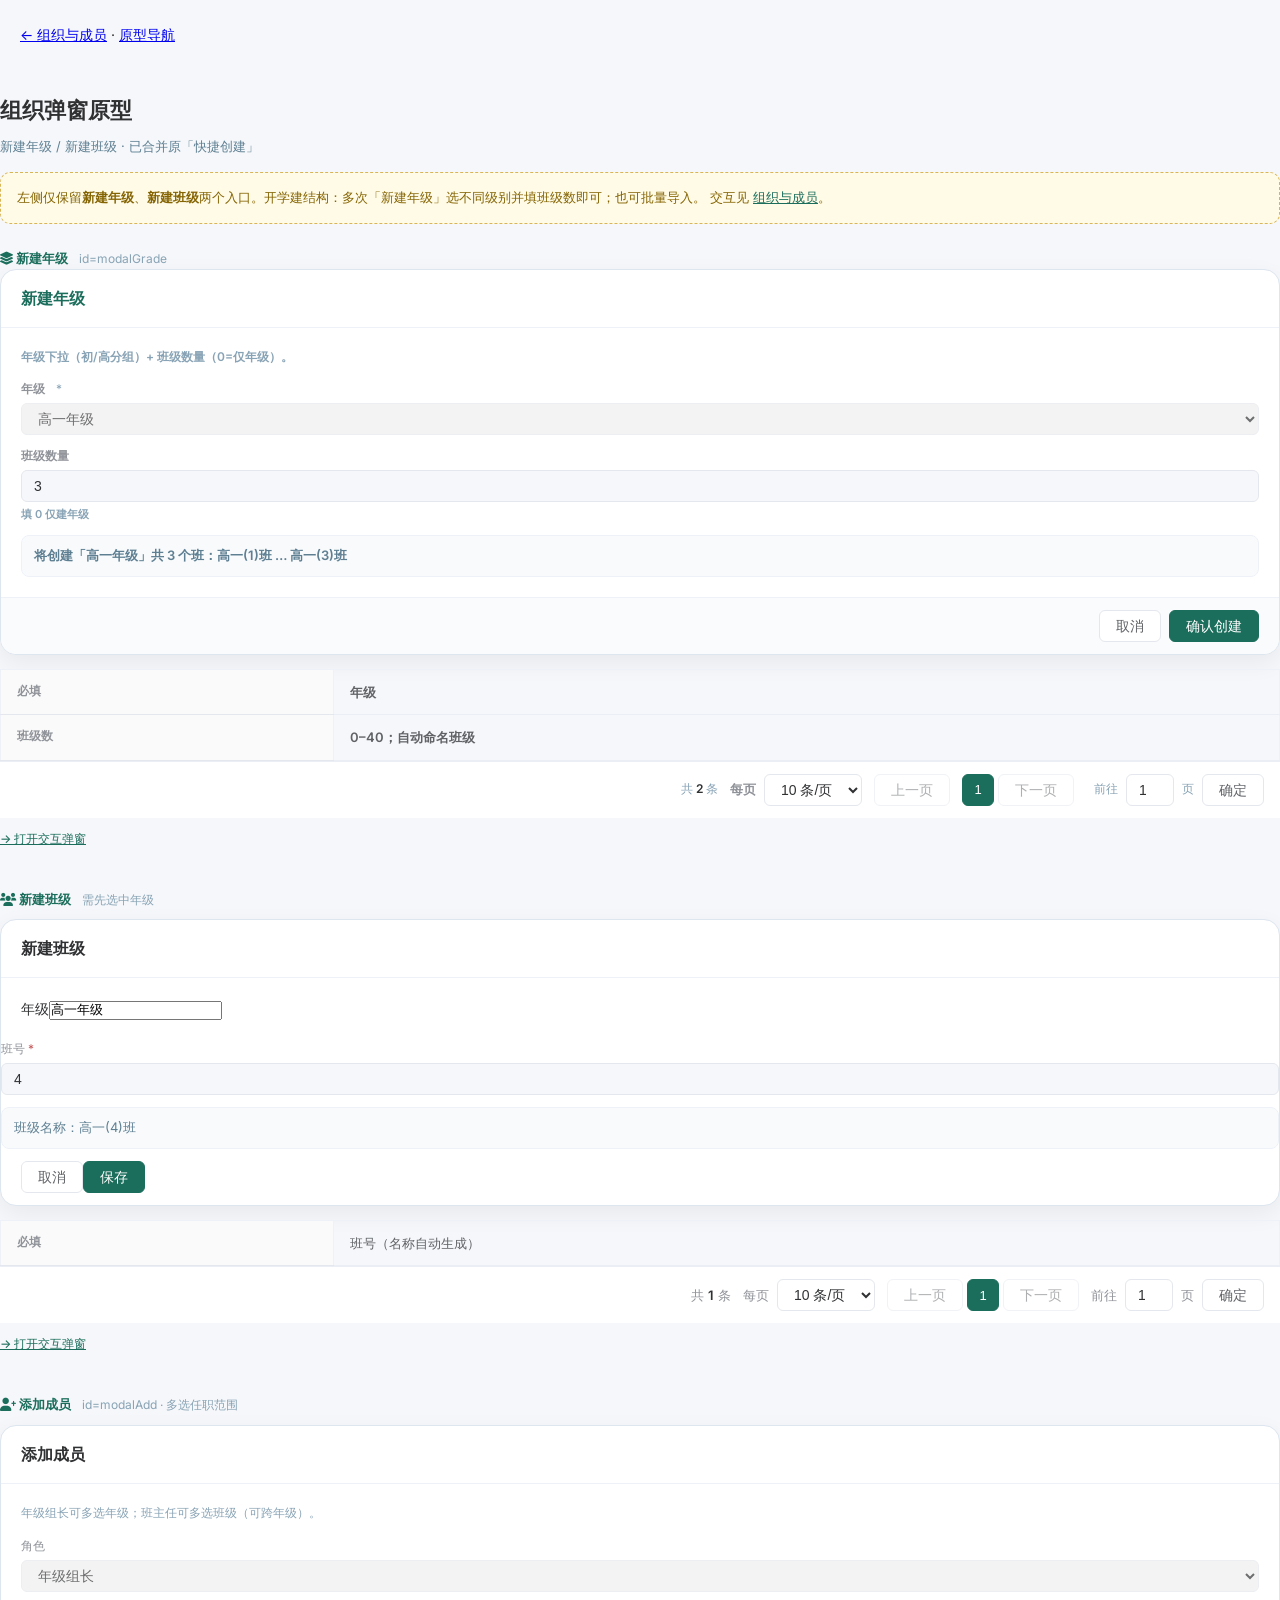
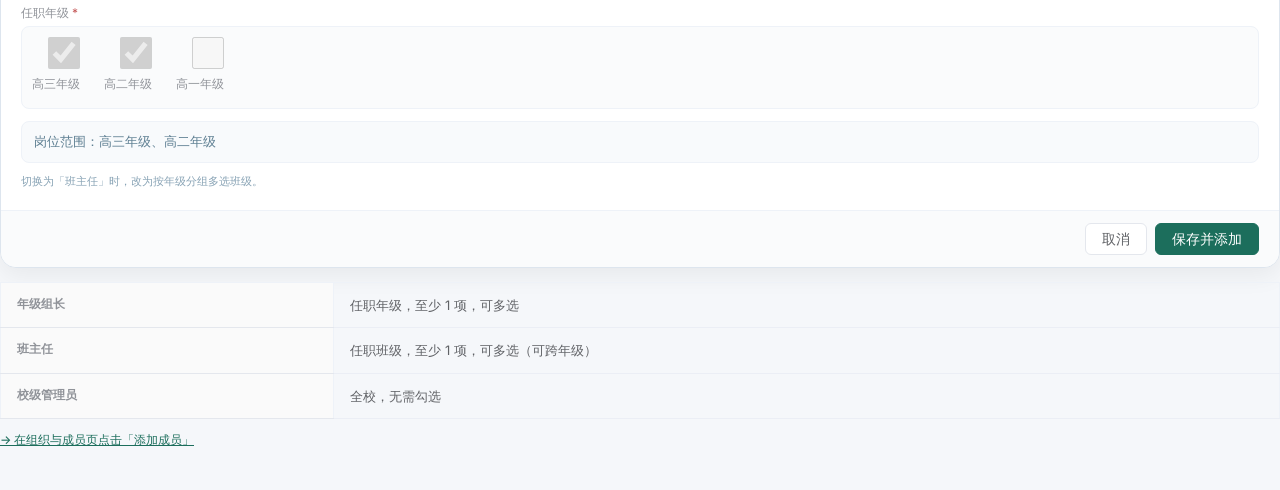
<file: 学平险-学校端--组织弹窗原型.html>
<!DOCTYPE html>
<html lang="zh-CN">
<head>
  <meta charset="UTF-8">
  <meta name="viewport" content="width=device-width, initial-scale=1.0">
  <title>学平险·学校端 | 组织弹窗原型</title>
  <link href="https://fonts.googleapis.com/css2?family=Inter:wght@400;500;600;700&display=swap" rel="stylesheet">
  <link rel="stylesheet" href="https://cdnjs.cloudflare.com/ajax/libs/font-awesome/6.0.0-beta3/css/all.min.css">
  <style>
    * { box-sizing: border-box; margin: 0; padding: 0; }
    body { font-family: 'Inter', 'PingFang SC', sans-serif; background: #eef2f6; color: #1E2F3E; font-size: 14px; line-height: 1.5; }
    .page { max-width: 720px; margin: 0 auto; padding: 24px 20px 48px; }
    .nav-top { margin-bottom: 20px; font-size: 13px; }
    .nav-top a { color: #1C6E5C; text-decoration: none; }
    h1 { font-size: 1.35rem; margin-bottom: 8px; }
    .intro { background: #fffbe6; border: 1px dashed #d9b559; padding: 14px 16px; border-radius: 10px; color: #856404; font-size: 13px; margin-bottom: 24px; line-height: 1.65; }
    .proto-block { margin-bottom: 40px; }
    .proto-label { font-size: 13px; font-weight: 600; color: #1C6E5C; margin-bottom: 10px; }
    .proto-label span { font-weight: 400; color: #88a3b5; font-size: 12px; margin-left: 8px; }
    .proto-frame { background: #fff; border-radius: 16px; border: 1px solid #dde5ee; box-shadow: 0 8px 24px rgba(0,0,0,.06); overflow: hidden; }
    .modal-static .modal-hd { padding: 14px 18px; border-bottom: 1px solid #eef2f8; font-weight: 600; }
    .modal-static .modal-bd { padding: 18px; }
    .modal-static .modal-ft { padding: 12px 18px; border-top: 1px solid #eef2f8; display: flex; justify-content: flex-end; gap: 8px; background: #fafbfc; }
    .form-row { margin-bottom: 12px; }
    .form-row label { display: block; font-size: 12px; color: #6792a8; margin-bottom: 4px; }
    .form-row input, .form-row select { width: 100%; padding: 8px 10px; border: 1px solid #e2e8f0; border-radius: 8px; font-size: 13px; }
    .form-row input[readonly] { background: #f5f7fa; }
    .field-hint { font-size: 11px; color: #88a3b5; margin-top: 4px; }
    .req { color: #c45656; }
    .hint { font-size: 12px; color: #88a3b5; margin-bottom: 14px; line-height: 1.55; }
    .preview-line { font-size: 13px; color: #5e7f92; background: #f8fafc; border: 1px solid #eef2f8; padding: 10px 12px; border-radius: 8px; line-height: 1.5; }
    .btn { padding: 8px 16px; border-radius: 10px; font-size: 13px; border: none; font-weight: 500; }
    .btn-outline { background: #fff; border: 1px solid #cbdde6; color: #4c6a7e; }
    .btn-primary { background: #1C6E5C; color: #fff; }
    .field-table { width: 100%; font-size: 12px; border-collapse: collapse; margin-top: 14px; }
    .field-table th, .field-table td { border: 1px solid #eef2f8; padding: 8px 10px; vertical-align: top; }
    .field-table th { background: #fafbfc; color: #6792a8; width: 26%; }
    .try-bar { margin-top: 12px; font-size: 12px; color: #6792a8; }
    .try-bar a { color: #1C6E5C; font-weight: 500; }
  </style>
  <link rel="stylesheet" href="shared-ui.css">
  <link rel="stylesheet" href="学平险-学校端-sidebar.css">
  <link rel="stylesheet" href="学平险-学校端-b-end.css">
</head>
<body>
<div class="page">
  
    <a href="学平险-学校端--组织与成员.html">← 组织与成员</a>
    · <a href="学平险-学校端--原型导航.html">原型导航</a>
  </div>

  <h1>组织弹窗原型</h1>
  <p style="color:#5e7f92;font-size:13px;margin-bottom:16px;">新建年级 / 新建班级 · 已合并原「快捷创建」</p>

  <div class="intro">
    左侧仅保留<strong>新建年级</strong>、<strong>新建班级</strong>两个入口。开学建结构：多次「新建年级」选不同级别并填班级数即可；也可批量导入。
    交互见 <a href="学平险-学校端--组织与成员.html" style="color:#1C6E5C;">组织与成员</a>。
  </div>

  <section class="proto-block">
    <div class="proto-label"><i class="fas fa-layer-group"></i> 新建年级 <span>id=modalGrade</span>
    <div class="proto-frame">
      <div class="modal-static">
        <div class="modal-hd">新建年级</div>
        <div class="modal-bd">
          <p class="hint">年级下拉（初/高分组）+ 班级数量（0=仅年级）。</p>
          <div class="form-row"><label>年级 <span class="req">*</span></label><select disabled><option>高一年级</option></select></div>
          <div class="form-row"><label>班级数量</label><input value="3" readonly><p class="field-hint">填 0 仅建年级</p></div>
          <p class="preview-line">将创建「高一年级」共 3 个班：高一(1)班 … 高一(3)班</p>
        </div>
        <div class="modal-ft"><button class="btn btn-outline">取消</button><button class="btn btn-primary">确认创建</button></div>
      </div>
    </div>
    <table class="field-table">
      <tr><th>必填</th><td>年级</td></tr>
      <tr><th>班级数</th><td>0–40；自动命名班级</td></tr>
    </table>
    <div class="pager" data-b-end-pager data-page-size="10"></div>
    <p class="try-bar"><a href="学平险-学校端--组织与成员.html" data-open="modalGrade">→ 打开交互弹窗</a></p>
  </section>

  <section class="proto-block">
    <div class="proto-label"><i class="fas fa-users"></i> 新建班级 <span>需先选中年级</span></div>
    <div class="proto-frame">
      <div class="modal-static">
        <div class="modal-hd">新建班级</div>
        <div class="modal-bd">
          <label>年级</label><input readonly value="高一年级"></div>
          <div class="form-row"><label>班号 <span class="req">*</span></label><input value="4" readonly></div>
          <p class="preview-line">班级名称：高一(4)班</p>
        </div>
        <div class="modal-ft"><button class="btn btn-outline">取消</button><button class="btn btn-primary">保存</button></div>
      </div>
    </div>
    <table class="field-table">
      <tr><th>必填</th><td>班号（名称自动生成）</td></tr>
    </table>
    <div class="pager" data-b-end-pager data-page-size="10"></div>
    <p class="try-bar"><a href="学平险-学校端--组织与成员.html" data-open="modalClass">→ 打开交互弹窗</a></p>
  </section>

  <section class="proto-block">
    <div class="proto-label"><i class="fas fa-user-plus"></i> 添加成员 <span>id=modalAdd · 多选任职范围</span></div>
    <div class="proto-frame">
      <div class="modal-static">
        <div class="modal-hd">添加成员</div>
        <div class="modal-bd">
          <p class="hint">年级组长可多选年级；班主任可多选班级（可跨年级）。</p>
          <div class="form-row"><label>角色</label><select disabled><option>年级组长</option></select></div>
          <div class="form-row"><label>任职年级 <span class="req">*</span></label>
            <div style="display:flex;flex-wrap:wrap;gap:8px;padding:10px;border:1px solid #eef2f8;border-radius:8px;background:#fafbfc">
              <label style="font-size:13px"><input type="checkbox" checked disabled> 高三年级</label>
              <label style="font-size:13px"><input type="checkbox" checked disabled> 高二年级</label>
              <label style="font-size:13px"><input type="checkbox" disabled> 高一年级</label>
            </div>
          </div>
          <p class="preview-line">岗位范围：高三年级、高二年级</p>
          <p class="field-hint" style="margin-top:10px">切换为「班主任」时，改为按年级分组多选班级。</p>
        </div>
        <div class="modal-ft"><button class="btn btn-outline">取消</button><button class="btn btn-primary">保存并添加</button></div>
      </div>
    </div>
    <table class="field-table">
      <tr><th>年级组长</th><td>任职年级，至少 1 项，可多选</td></tr>
      <tr><th>班主任</th><td>任职班级，至少 1 项，可多选（可跨年级）</td></tr>
      <tr><th>校级管理员</th><td>全校，无需勾选</td></tr>
    </table>
    <p class="try-bar"><a href="学平险-学校端--组织与成员.html">→ 在组织与成员页点击「添加成员」</a></p>
  </section>
</div>
<script>
document.querySelectorAll('[data-open]').forEach(function(a) {
  a.addEventListener('click', function(e) {
    e.preventDefault();
    sessionStorage.setItem('openModal', a.getAttribute('data-open'));
    location.href = a.getAttribute('href');
  });
});
</script>

<script src="b-end-pager.js"></script>
<script>BEndPager.initAll();</script>
</body>
</html>
</file>
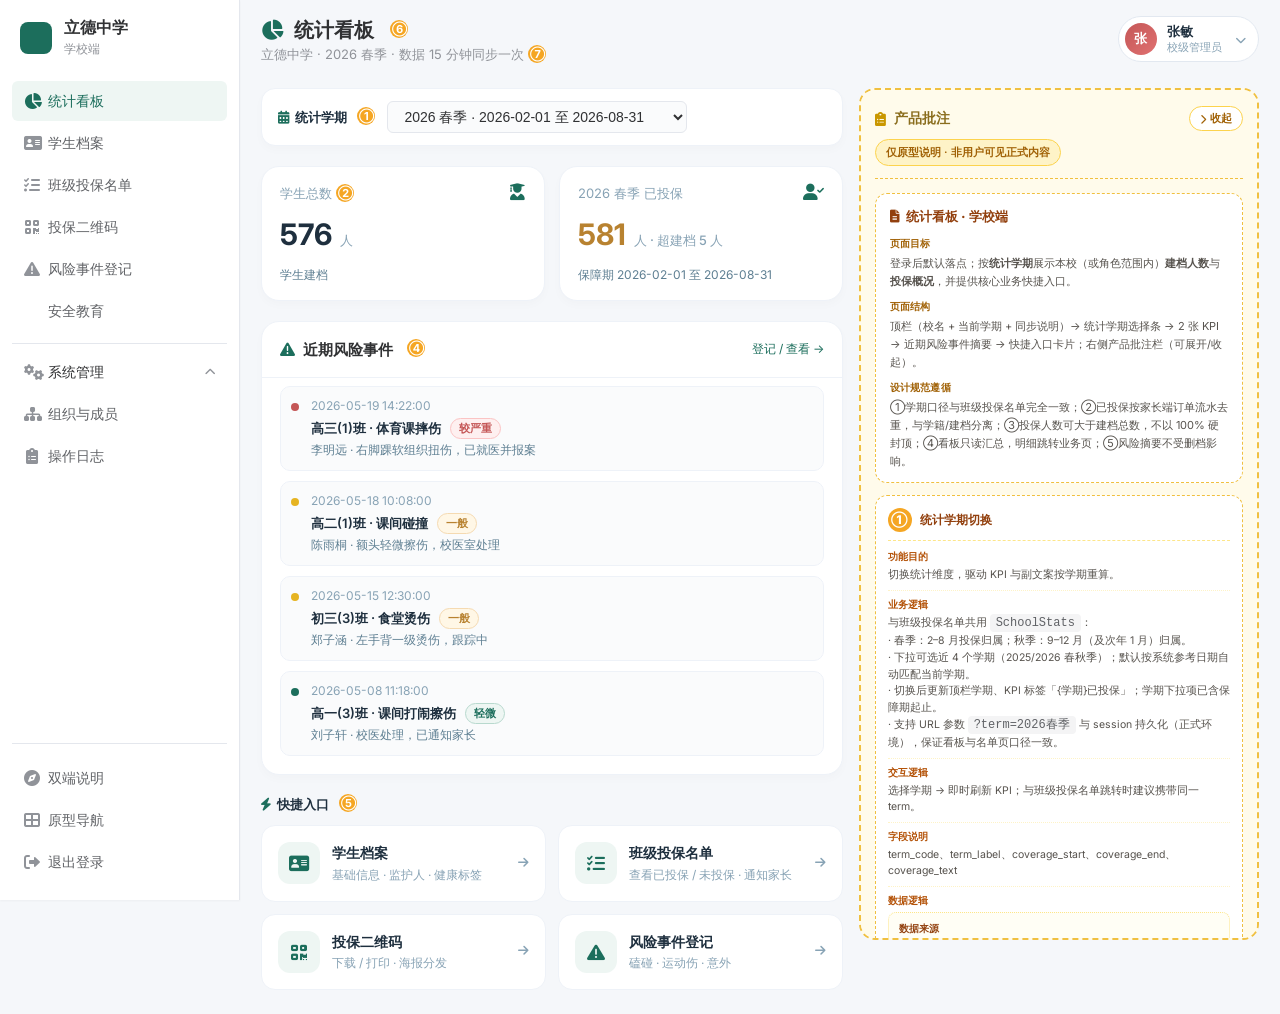
<file: 学平险-学校端--统计看板.html>
<!DOCTYPE html>
<html lang="zh-CN">
<head>
  <meta charset="UTF-8">
  <meta name="viewport" content="width=device-width, initial-scale=1.0">
  <title>学平险·学校端 | 统计看板</title>
  <link href="https://fonts.googleapis.com/css2?family=Inter:wght@400;500;600;700&display=swap" rel="stylesheet">
  <link rel="stylesheet" href="https://cdnjs.cloudflare.com/ajax/libs/font-awesome/6.0.0-beta3/css/all.min.css">
  <style>
    *{margin:0;padding:0;box-sizing:border-box}
    body{font-family:'Inter','PingFang SC',sans-serif;background:#f3f6fc;color:#1E2F3E;font-size:14px}
    .app-wrapper{display:flex;min-height:100vh}
    .main-content{flex:1;padding:1.5rem 2rem 2rem;overflow-x:auto}
    .top-bar{display:flex;justify-content:space-between;align-items:flex-start;gap:16px;margin-bottom:1.2rem;flex-wrap:wrap}
    .welcome h2{font-size:1.5rem;font-weight:600;display:flex;align-items:center;gap:10px}
    .welcome p{color:#5e7f92;font-size:.85rem;margin-top:6px}

    /* KPI 卡片 */
    .kpi-grid{display:grid;grid-template-columns:repeat(auto-fit,minmax(220px,1fr));gap:14px;margin-bottom:1.2rem}
    .kpi-card{background:#fff;border-radius:18px;border:1px solid #eef2f8;padding:16px 18px;display:flex;flex-direction:column;gap:8px;box-shadow:0 4px 10px rgba(0,0,0,.02)}
    .kpi-card .kpi-head{display:flex;justify-content:space-between;align-items:center;color:#88a3b5;font-size:13px}
    .kpi-card .kpi-head i{color:#1C6E5C;font-size:1.05rem}
    .kpi-card .kpi-val{font-size:1.85rem;font-weight:700;color:#1E2F3E;display:flex;align-items:baseline;gap:8px;flex-wrap:wrap}
    .kpi-card .kpi-val small{font-size:13px;color:#88a3b5;font-weight:500}
    .kpi-card.success .kpi-val{color:#1C6E5C}
    .kpi-card.success.overflow .kpi-val{color:#b88230}
    .kpi-card.danger .kpi-val{color:#c45656}
    .kpi-card .kpi-sub{font-size:12px;color:#5e7f92}

    /* 通用面板 */
    .panel{background:#fff;border-radius:18px;border:1px solid #eef2f8;box-shadow:0 4px 10px rgba(0,0,0,.02);overflow:hidden;margin-bottom:1.2rem}
    .panel-head{display:flex;justify-content:space-between;align-items:center;padding:16px 18px;border-bottom:1px solid #eef2f8}
    .panel-head h3{font-size:15px;font-weight:600;display:flex;align-items:center;gap:8px}
    .panel-head h3 i{color:#1C6E5C}
    .panel-head .note{font-size:12px;color:#88a3b5}
    .panel-bd{padding:8px 18px 18px}

    /* 风险事件迷你列表 */
    .event-list{display:flex;flex-direction:column;gap:10px}
    .event-item{display:flex;gap:12px;padding:10px;border-radius:10px;background:#fafbfc;border:1px solid #eef2f8;font-size:13px}
    .event-item .ev-dot{width:8px;height:8px;border-radius:50%;background:#1C6E5C;margin-top:6px;flex-shrink:0}
    .event-item.warn .ev-dot{background:#e6b422}
    .event-item.high .ev-dot{background:#c45656}
    .event-item .ev-body{flex:1;min-width:0}
    .event-item .ev-time{color:#88a3b5;font-size:12px;margin-bottom:2px}
    .event-item .ev-title{font-weight:600;color:#1E2F3E}
    .event-item .ev-meta{color:#5e7f92;font-size:12px;margin-top:2px}
    .lv-tag{display:inline-block;margin-left:6px;padding:1px 8px;border-radius:999px;font-size:11px;font-weight:600;border:1px solid #e2e8f0;vertical-align:1px}
    .lv-tag.light{background:#eef6f3;color:#1C6E5C;border-color:#b8d9ce}
    .lv-tag.warn{background:#fff7e6;color:#b88230;border-color:#f5dab1}
    .lv-tag.high{background:#fef0f0;color:#c45656;border-color:#fbc4c4}

    /* 快捷入口 */
    .quick-row{display:grid;grid-template-columns:repeat(auto-fit,minmax(220px,1fr));gap:12px}
    .quick-card{background:#fff;border-radius:14px;border:1px solid #eef2f8;padding:16px;display:flex;align-items:center;gap:12px;text-decoration:none;color:inherit;transition:border-color .15s, transform .15s}
    .quick-card:hover{border-color:#1C6E5C;transform:translateY(-1px)}
    .quick-card .qc-icon{width:42px;height:42px;border-radius:12px;background:#eef6f3;color:#1C6E5C;display:flex;align-items:center;justify-content:center;font-size:18px;flex-shrink:0}
    .quick-card .qc-body{flex:1;min-width:0}
    .quick-card .qc-title{font-weight:600;font-size:14px;color:#1E2F3E;display:flex;align-items:center;gap:6px}
    .quick-card .qc-sub{font-size:12px;color:#88a3b5;margin-top:2px}
    .quick-card .qc-arrow{color:#88a3b5;font-size:12px}
    .quick-card:hover .qc-arrow{color:#1C6E5C}

    /* 统计学期（与班级投保名单保持同款 UI） */
    .term-scope-bar{display:flex;align-items:center;gap:12px;margin-bottom:1.2rem;padding:12px 16px;background:#fff;border:1px solid #eef2f8;border-radius:14px;box-shadow:0 4px 10px rgba(0,0,0,.02);flex-wrap:wrap}
    .term-scope-bar label{font-size:13px;font-weight:600;color:#1E2F3E;display:flex;align-items:center;gap:6px;white-space:nowrap}
    .term-scope-bar label i{color:#1C6E5C}
    .term-scope-bar select{padding:8px 14px;border:1px solid #cbdde6;border-radius:10px;font-size:13px;font-weight:500;min-width:300px;max-width:100%;background:#fafbfc;color:#1E2F3E}
    .term-scope-bar select:focus{border-color:#1C6E5C;outline:none;box-shadow:0 0 0 3px rgba(28,110,92,.12)}
    .term-scope-bar .meta{font-size:12px;color:#5e7f92;line-height:1.5;flex:1;min-width:220px}
  </style>
  <link rel="stylesheet" href="shared-ui.css">
  <link rel="stylesheet" href="proto-notes.css">
  <link rel="stylesheet" href="学平险-学校端-sidebar.css">
  <link rel="stylesheet" href="学平险-学校端-b-end.css">
</head>
<body>
<div class="app-wrapper">
  <div class="sidebar" id="schoolSidebar"></div>
  <main class="main-content">

    <div class="top-bar">
      <div class="welcome">
        <h2><i class="fas fa-chart-pie" style="color:#1C6E5C"></i> 统计看板<span class="proto-mark" title="见右侧批注 ⑥">⑥</span></h2>
        <p>立德中学 · <span id="topTerm">2026 春季</span> · <span id="syncHint">数据 15 分钟同步一次</span><span class="proto-mark" title="见右侧批注 ⑦">⑦</span></p>
      </div>
      <div id="userMenuMount"></div>
    </div>

    <div class="page-with-notes">
    <div class="page-main-col">

    <!-- 统计学期：本学期已投保按此口径汇总 -->
    <div class="term-scope-bar" id="termScopeBar">
      <label for="termSel"><i class="fas fa-calendar-days"></i> 统计学期<span class="proto-mark" title="见右侧批注 ①">①</span></label>
      <select id="termSel" title="统计学期"></select>
    </div>

    <!-- 2 张 KPI：学生总数 / 本学期已投保 -->
    <div class="kpi-grid">
      <div class="kpi-card">
        <div class="kpi-head"><span>学生总数<span class="proto-mark" title="见右侧批注 ②">②</span></span><i class="fas fa-user-graduate"></i></div>
        <div class="kpi-val" id="kpiStudents">— <small>人</small></div>
        <div class="kpi-sub">学生建档</div>
      </div>
      <div class="kpi-card success" id="kpiInsuredCard">
        <div class="kpi-head"><span id="kpiInsuredLabel">本学期已投保<span class="proto-mark" title="见右侧批注 ③">③</span></span><i class="fas fa-user-check"></i></div>
        <div class="kpi-val" id="kpiInsured">— <small>人</small></div>
        <div class="kpi-sub" id="kpiInsuredSub">—</div>
      </div>
    </div>

    <!-- 近期风险事件 -->
    <div class="panel">
      <div class="panel-head">
        <h3><i class="fas fa-triangle-exclamation"></i> 近期风险事件<span class="proto-mark" title="见右侧批注 ④">④</span></h3>
        <a href="学平险-学校端--风险事件登记.html" class="note" style="color:#1C6E5C;text-decoration:none">登记 / 查看 →</a>
      </div>
      <div class="panel-bd">
        <div class="event-list" id="eventList"></div>
      </div>
    </div>

    <!-- 快捷入口 -->
    <div style="display:flex;align-items:center;gap:6px;margin-bottom:10px;font-size:13px;font-weight:600;color:#1E2F3E">
      <i class="fas fa-bolt" style="color:#1C6E5C"></i> 快捷入口<span class="proto-mark" title="见右侧批注 ⑤">⑤</span>
    </div>
    <div class="quick-row">
      <a href="学平险-学校端--学生档案.html" class="quick-card">
        <div class="qc-icon"><i class="fas fa-address-card"></i></div>
        <div class="qc-body">
          <div class="qc-title">学生档案</div>
          <div class="qc-sub">基础信息 · 监护人 · 健康标签</div>
        </div>
        <div class="qc-arrow"><i class="fas fa-arrow-right"></i></div>
      </a>
      <a href="学平险-学校端--班级投保名单.html" class="quick-card">
        <div class="qc-icon"><i class="fas fa-list-check"></i></div>
        <div class="qc-body">
          <div class="qc-title">班级投保名单</div>
          <div class="qc-sub">查看已投保 / 未投保 · 通知家长</div>
        </div>
        <div class="qc-arrow"><i class="fas fa-arrow-right"></i></div>
      </a>
      <a href="学平险-学校端--投保二维码.html" class="quick-card">
        <div class="qc-icon"><i class="fas fa-qrcode"></i></div>
        <div class="qc-body">
          <div class="qc-title">投保二维码</div>
          <div class="qc-sub">下载 / 打印 · 海报分发</div>
        </div>
        <div class="qc-arrow"><i class="fas fa-arrow-right"></i></div>
      </a>
      <a href="学平险-学校端--风险事件登记.html" class="quick-card">
        <div class="qc-icon"><i class="fas fa-triangle-exclamation"></i></div>
        <div class="qc-body">
          <div class="qc-title">风险事件登记</div>
          <div class="qc-sub">磕碰 · 运动伤 · 意外</div>
        </div>
        <div class="qc-arrow"><i class="fas fa-arrow-right"></i></div>
      </a>
    </div>

    </div><!-- /.page-main-col -->

    <div id="protoNotesMount"></div>

    </div><!-- /.page-with-notes -->

  </main>
</div>

<script src="学平险-学校端-school-stats.js"></script>
<script src="proto-datetime.js"></script>
<script src="学平险-学校端-sidebar.js"></script>
<script>initSchoolSidebar("dashboard");</script>
<script>initSchoolUserMenu('#userMenuMount');</script>
<script>
  /* #原型说明：与班级投保名单共用 SchoolStats，按统计学期汇总「本学期已投保」 */
  var fmt = SchoolStats.fmt;

  /** 按学期汇总：去重学生数 + 档案关联（见 SchoolStats.summarizeTermEnrollment） */
  function getEnrolledForTerm(termCode){
    return SchoolStats.summarizeTermEnrollment(termCode);
  }

  function renderKpis(){
    var totals = SchoolStats.schoolTotals();
    var def = SchoolStats.getStatTerm();
    var termCode = SchoolStats.getStatTermCode();
    var enrolled = getEnrolledForTerm(termCode);
    var totalStudents = totals.students;
    var insured = enrolled.insuredStudents;
    var kpiCard = document.getElementById('kpiInsuredCard');
    var ratePart;
    var subParts = ['保障期 ' + def.coverageText];

    if (!totalStudents) {
      ratePart = '—';
    } else if (insured > totalStudents) {
      var overBy = insured - totalStudents;
      ratePart = '超建档 ' + overBy + ' 人';
      kpiCard.classList.add('overflow');
    } else {
      ratePart = (insured / totalStudents * 100).toFixed(1) + '%';
      kpiCard.classList.remove('overflow');
    }

    document.getElementById('topTerm').textContent = def.label;
    document.getElementById('kpiInsuredLabel').textContent = def.label + ' 已投保';
    document.getElementById('kpiStudents').innerHTML = fmt(totalStudents) + ' <small>人</small>';
    document.getElementById('kpiInsured').innerHTML = fmt(insured) + ' <small>人 · ' + ratePart + '</small>';
    document.getElementById('kpiInsuredSub').textContent = subParts.join(' · ');
  }

  function fillTermSelect(){
    var sel = document.getElementById('termSel');
    if(!sel) return;
    sel.innerHTML = SchoolStats.TERM_SELECT_OPTIONS.map(function(code){
      var d = SchoolStats.SCHOOL_TERM_DEFS[code];
      return '<option value="'+code+'">'+d.label+' · '+d.coverageText+'</option>';
    }).join('');
    sel.value = SchoolStats.getStatTermCode();
  }

  SchoolStats.initFromUrl();
  fillTermSelect();
  renderKpis();

  document.getElementById('termSel').addEventListener('change', function(e){
    SchoolStats.setStatTermOverride(e.target.value || null);
    fillTermSelect();
    renderKpis();
  });

  document.getElementById('eventList').innerHTML = SchoolStats.RECENT_RISK_EVENTS.map(function(e){
    return '<a class="event-item '+e.lv+'" href="学平险-学校端--风险事件登记.html" style="text-decoration:none;color:inherit">'+
      '<div class="ev-dot"></div>'+
      '<div class="ev-body">'+
        '<div class="ev-time">'+ProtoDateTime.formatDateTimeFull(e.time)+'</div>'+
        '<div class="ev-title">'+e.title+' <span class="lv-tag '+e.lv+'">'+e.label+'</span></div>'+
        '<div class="ev-meta">'+e.meta+'</div>'+
      '</div>'+
    '</a>';
  }).join('');
</script>
<script src="proto-notes.js"></script>
<script src="学平险-学校端--统计看板.notes.js"></script>
<script>
  mountProtoNotes('protoNotesMount', buildFullProtoNotesSection(window.SCHOOL_DASHBOARD_PROTO));
</script>
</body>
</html>
</file>
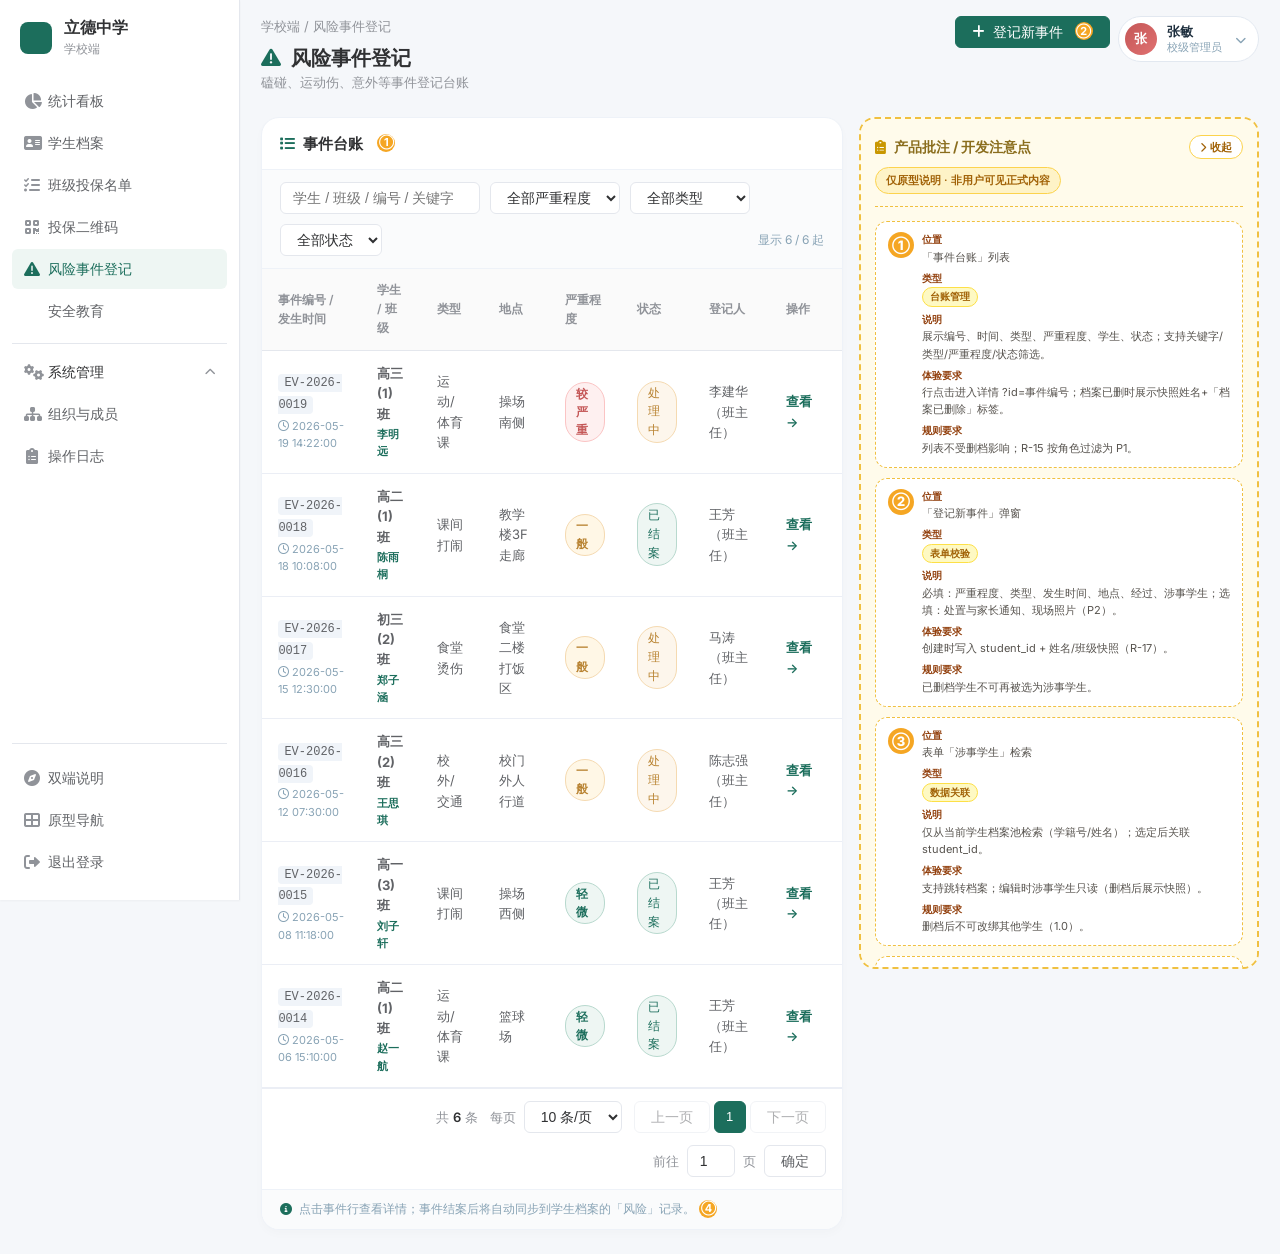
<file: 学平险-学校端--风险事件登记.html>
<!DOCTYPE html>
<html lang="zh-CN">
<head>
  <meta charset="UTF-8">
  <meta name="viewport" content="width=device-width, initial-scale=1.0">
  <title>学平险·学校端 | 风险事件登记</title>
  <link href="https://fonts.googleapis.com/css2?family=Inter:wght@400;500;600;700&display=swap" rel="stylesheet">
  <link rel="stylesheet" href="https://cdnjs.cloudflare.com/ajax/libs/font-awesome/6.0.0-beta3/css/all.min.css">
  <style>
    *{margin:0;padding:0;box-sizing:border-box}
    body{font-family:'Inter','PingFang SC',sans-serif;background:#f3f6fc;color:#1E2F3E;font-size:14px}
    .app-wrapper{display:flex;min-height:100vh}
    .main-content{flex:1;padding:1.5rem 2rem 2rem;overflow-x:auto}
    .top-bar{display:flex;justify-content:space-between;align-items:flex-start;gap:16px;margin-bottom:1rem;flex-wrap:wrap}
    .welcome h2{font-size:1.5rem;font-weight:600;display:flex;align-items:center;gap:10px}
    .welcome p{color:#5e7f92;font-size:.85rem;margin-top:4px}
    .actions{display:flex;gap:8px;flex-wrap:wrap}

    .btn{padding:8px 16px;border-radius:10px;font-size:13px;cursor:pointer;border:none;font-weight:500;display:inline-flex;align-items:center;gap:6px;text-decoration:none;color:inherit}
    .btn-primary{background:#1C6E5C;color:#fff}
    .btn-primary:hover{background:#155a4a}
    .btn-outline{background:#fff;border:1px solid #cbdde6;color:#4c6a7e}
    .btn-outline:hover{border-color:#1C6E5C;color:#1C6E5C}
    .btn-sm{padding:6px 10px;font-size:12px}

    /* 列表 / 详情 视图切换 */
    .view{display:none}
    .view.active{display:block}

    .panel{background:#fff;border:1px solid #eef2f8;border-radius:18px;overflow:hidden;box-shadow:0 4px 10px rgba(0,0,0,.02)}
    .panel-head{padding:14px 18px;border-bottom:1px solid #eef2f8;display:flex;justify-content:space-between;align-items:center;font-weight:600;font-size:14px;gap:10px;flex-wrap:wrap}
    .panel-head h3{font-size:15px;font-weight:600;display:flex;align-items:center;gap:8px}
    .panel-head h3 i{color:#1C6E5C}

    .filter-bar{padding:12px 18px;background:#fafbfc;border-bottom:1px solid #eef2f8;display:flex;gap:10px;flex-wrap:wrap;align-items:center}
    .filter-bar input,.filter-bar select{padding:7px 12px;border:1px solid #e2e8f0;border-radius:8px;font-size:13px;background:#fff}
    .filter-bar input[type=search]{width:200px}
    .filter-bar .summary{margin-left:auto;font-size:12px;color:#88a3b5}

    table{width:100%;border-collapse:collapse;font-size:13px}
    th,td{padding:11px 14px;text-align:left;border-bottom:1px solid #f0f4f9;vertical-align:middle}
    th{color:#6792a8;font-size:12px;font-weight:600;background:#fafbfc}
    tbody tr{cursor:pointer;transition:background .12s}
    tbody tr:hover{background:#fafcfd}

    .lv-tag{display:inline-flex;align-items:center;gap:4px;padding:2px 10px;border-radius:999px;font-size:11.5px;font-weight:600;border:1px solid #e2e8f0}
    .lv-tag.light{background:#eef6f3;color:#1C6E5C;border-color:#b8d9ce}
    .lv-tag.warn{background:#fff7e6;color:#b88230;border-color:#f5dab1}
    .lv-tag.high{background:#fef0f0;color:#c45656;border-color:#fbc4c4}

    .pill{display:inline-flex;align-items:center;gap:4px;padding:2px 10px;border-radius:999px;font-size:12px;font-weight:500;border:1px solid #e2e8f0}
    .pill.handling{background:#fdf6ec;color:#b88230;border-color:#f5dab1}
    .pill.closed{background:#eef6f3;color:#1C6E5C;border-color:#b8d9ce}

    .link-cell{color:#1C6E5C;font-weight:600;text-decoration:none}
    .link-cell:hover{text-decoration:underline}

    /* 详情页 */
    .detail-back{padding:0 0 14px;display:flex;align-items:center;gap:12px;flex-wrap:wrap}
    .detail-back .crumb{font-size:13px;color:#88a3b5}
    .detail-back .crumb b{color:#1E2F3E}
    .page-back-ft{margin-top:16px;padding-top:4px}
    .back-btn{display:inline-flex;align-items:center;gap:6px;padding:8px 14px;border-radius:10px;border:1px solid #cbdde6;background:#fff;color:#4c6a7e;font-size:13px;cursor:pointer;font-weight:500}
    .back-btn:hover{border-color:#1C6E5C;color:#1C6E5C}
    .crumb{font-size:13px;color:#88a3b5}
    .crumb b{color:#1E2F3E}

    .detail-head{padding:22px 24px;display:flex;justify-content:space-between;align-items:flex-start;flex-wrap:wrap;gap:14px;background:linear-gradient(180deg,#fafbfc 0%,#fff 100%);border-bottom:1px solid #eef2f8}
    .detail-head h2{font-size:1.3rem;font-weight:700;display:flex;align-items:center;gap:10px;flex-wrap:wrap}
    .detail-head .sub-meta{margin-top:8px;color:#5e7f92;font-size:13px;display:flex;flex-wrap:wrap;gap:14px}
    .detail-head .sub-meta i{margin-right:5px;color:#1C6E5C}
    .detail-head .ph-actions{display:flex;gap:8px;flex-wrap:wrap}

    .detail-body{padding:22px 24px}
    .detail-grid{display:grid;grid-template-columns:repeat(3,1fr);gap:16px 22px;margin-bottom:20px}
    @media(max-width:760px){.detail-grid{grid-template-columns:1fr 1fr}}
    .kv .label{font-size:11px;color:#88a3b5;letter-spacing:.04em}
    .kv .val{font-size:13px;color:#1E2F3E;margin-top:4px}
    .section-title{font-size:13px;font-weight:600;color:#1C6E5C;margin:18px 0 10px;display:flex;align-items:center;gap:6px}
    .section-title:first-child{margin-top:0}
    .desc-box{background:#fafbfc;border:1px solid #eef2f8;border-radius:10px;padding:12px 14px;font-size:13px;line-height:1.8;color:#4c6a7e}
    .photo-row{display:flex;gap:8px;flex-wrap:wrap}
    .photo{width:96px;height:96px;border-radius:10px;background:linear-gradient(135deg,#cbdde6,#eef2f8);display:flex;align-items:center;justify-content:center;color:#5e7f92;font-size:22px}

    .hint-row{font-size:12px;color:#88a3b5;padding:10px 18px;background:#fafbfc;border-top:1px solid #eef2f8}
    .hint-row i{margin-right:4px;color:#1C6E5C}

    /* 弹窗 */
    .modal-mask{display:none;position:fixed;inset:0;background:rgba(0,0,0,.45);z-index:100;align-items:center;justify-content:center;padding:20px}
    .modal-mask.open{display:flex}
    .modal{background:#fff;border-radius:18px;width:100%;max-width:640px;max-height:92vh;overflow-y:auto}
    .modal-hd{padding:16px 22px;border-bottom:1px solid #eef2f8;display:flex;justify-content:space-between;align-items:center;background:#fafbfc;border-radius:18px 18px 0 0}
    .modal-hd h3{font-size:16px;font-weight:600;display:flex;align-items:center;gap:8px}
    .modal-hd h3 i{color:#1C6E5C}
    .modal-bd{padding:20px 22px}
    .modal-ft{padding:14px 22px;border-top:1px solid #eef2f8;display:flex;justify-content:flex-end;gap:8px;background:#fafbfc;border-radius:0 0 18px 18px;flex-wrap:wrap}
    .close-x{background:none;border:none;font-size:20px;color:#88a3b5;cursor:pointer}

    .form-grid{display:grid;grid-template-columns:1fr 1fr;gap:14px 18px}
    .form-grid .full{grid-column:1 / -1}
    .form-row{display:flex;flex-direction:column;gap:6px}
    .form-row label{font-size:12px;color:#88a3b5;font-weight:500}
    .form-row label .req{color:#c45656}
    .form-row input,.form-row select,.form-row textarea{padding:8px 12px;border:1px solid #e2e8f0;border-radius:8px;font-size:13px;font-family:inherit;background:#fff;color:#1E2F3E}
    .form-row textarea{min-height:80px;resize:vertical}

    .lv-pick{display:flex;gap:8px}
    .lv-pick label{flex:1;display:flex;align-items:center;justify-content:center;gap:6px;padding:8px 12px;border:1px solid #e2e8f0;border-radius:10px;cursor:pointer;font-size:13px;background:#fff;color:#4c6a7e}
    .lv-pick label.active.light{border-color:#1C6E5C;background:#eef6f3;color:#1C6E5C;font-weight:600}
    .lv-pick label.active.warn{border-color:#e6b422;background:#fff7e6;color:#b88230;font-weight:600}
    .lv-pick label.active.high{border-color:#c45656;background:#fef0f0;color:#c45656;font-weight:600}
    .lv-pick input{display:none}

    .upload-area{border:2px dashed #cbdde6;border-radius:12px;padding:18px;text-align:center;color:#88a3b5;font-size:13px;background:#fafbfc;cursor:pointer}
    .upload-area:hover{border-color:#1C6E5C;color:#1C6E5C}
    .upload-area i{font-size:24px;color:#1C6E5C}

    /* 涉事学生检索选择 */
    .stu-pick{position:relative}
    .stu-pick .search-wrap{position:relative}
    .stu-pick .search-wrap i{position:absolute;left:11px;top:50%;transform:translateY(-50%);color:#88a3b5;font-size:13px;pointer-events:none}
    .stu-pick .search-wrap input{width:100%;padding:8px 12px 8px 34px;border:1px solid #e2e8f0;border-radius:8px;font-size:13px}
    .stu-pick .search-wrap input:focus{border-color:#1C6E5C;outline:none;box-shadow:0 0 0 3px rgba(28,110,92,.1)}
    .stu-pick .dropdown{display:none;position:absolute;left:0;right:0;top:calc(100% + 4px);max-height:220px;overflow-y:auto;background:#fff;border:1px solid #e2e8f0;border-radius:10px;box-shadow:0 8px 24px rgba(28,46,71,.1);z-index:20}
    .stu-pick .dropdown.open{display:block}
    .stu-pick .opt{padding:10px 12px;cursor:pointer;border-bottom:1px solid #f0f4f9;font-size:13px;line-height:1.45}
    .stu-pick .opt:last-child{border-bottom:none}
    .stu-pick .opt:hover,.stu-pick .opt.active{background:#f5fbf8}
    .stu-pick .opt b{color:#1E2F3E;display:block}
    .stu-pick .opt small{color:#88a3b5;font-size:11px}
    .stu-pick .opt-empty{padding:14px;text-align:center;color:#88a3b5;font-size:12px}
    .stu-pick .selected{display:none;margin-top:10px;padding:10px 12px;background:#eef6f3;border:1px solid #b8d9ce;border-radius:10px;align-items:center;gap:10px}
    .stu-pick .selected.show{display:flex}
    .stu-pick .selected .info{flex:1;min-width:0}
    .stu-pick .selected .info b{color:#1C6E5C;font-size:14px}
    .stu-pick .selected .info p{font-size:12px;color:#4c6a7e;margin-top:2px}
    .stu-pick .selected .acts{display:flex;gap:6px;flex-shrink:0}
    .stu-pick .hint{font-size:11px;color:#88a3b5;margin-top:6px;line-height:1.5}
  </style>
  <link rel="stylesheet" href="shared-ui.css">
  <link rel="stylesheet" href="proto-notes.css">
  <link rel="stylesheet" href="学平险-学校端-sidebar.css">
  <link rel="stylesheet" href="学平险-学校端-b-end.css">
</head>
<body>
<div class="app-wrapper">
  <div class="sidebar" id="schoolSidebar"></div>
  <main class="main-content">

    <div class="top-bar">
      <div class="page-head">
        <nav class="breadcrumb" id="pageBreadcrumb" aria-label="面包屑">学校端 / 风险事件登记</nav>
        <div class="page-title-row">
          <button type="button" class="btn-back" id="btnBack" hidden aria-label="返回"><i class="fas fa-arrow-left"></i></button>
          <div class="page-title-main welcome">
            <h2><i class="fas fa-triangle-exclamation" style="color:#1C6E5C"></i> 风险事件登记</h2>
            <p id="topSub" class="page-sub">磕碰、运动伤、意外等事件登记台账</p>
          </div>
        </div>
      </div>
      <div class="actions">
        <button class="btn btn-primary" id="btnAdd"><i class="fas fa-plus"></i> 登记新事件<span class="proto-mark" title="见右侧批注 ②">②</span></button>
        <div id="userMenuMount"></div>
      </div>
    </div>

    <div class="page-with-notes">
    <div class="page-main-col">

    <!-- ============ 列表页 ============ -->
    <div class="view active" id="viewList">

      <div class="panel">
        <div class="panel-head">
          <h3><i class="fas fa-list"></i> 事件台账<span class="proto-mark" title="见右侧批注 ①">①</span></h3>
        </div>
        <div class="filter-bar">
          <input type="search" id="filterKw" placeholder="学生 / 班级 / 编号 / 关键字">
          <select id="filterLv">
            <option value="">全部严重程度</option>
            <option value="light">轻微</option>
            <option value="warn">一般</option>
            <option value="high">较严重</option>
          </select>
          <select id="filterType">
            <option value="">全部类型</option>
            <option>运动/体育课</option>
            <option>课间打闹</option>
            <option>楼梯走廊</option>
            <option>食堂烫伤</option>
            <option>校外/交通</option>
            <option>其他</option>
          </select>
          <select id="filterStatus">
            <option value="">全部状态</option>
            <option value="handling">处理中</option>
            <option value="closed">已结案</option>
          </select>
          <span class="summary" id="listSummary">—</span>
        </div>
        <div style="overflow-x:auto">
          <table>
            <thead>
              <tr>
                <th>事件编号 / 发生时间</th>
                <th>学生 / 班级</th>
                <th>类型</th>
                <th>地点</th>
                <th>严重程度</th>
                <th>状态</th>
                <th>登记人</th>
                <th style="width:72px">操作</th>
              </tr>
            </thead>
            <tbody id="eventList"></tbody>
          </table>
        </div>
        <div class="pager" id="eventListPager" data-b-end-pager data-page-size="10"></div>
        <div class="hint-row">
          <i class="fas fa-circle-info"></i>
          点击事件行查看详情；事件结案后将自动同步到学生档案的「风险」记录。<span class="proto-mark" title="见右侧批注 ④">④</span>
        </div>
      </div>
    </div>

    <!-- ============ 详情页 ============ -->
    <div class="view" id="viewDetail">
      <div class="panel">
        <div class="detail-head">
          <div>
            <h2 id="dTitle">—</h2>
            <div class="sub-meta" id="dSub">—</div>
          </div>
          <div class="ph-actions" id="dActions"></div>
        </div>
        <div class="detail-body" id="detailBody"></div>
      </div>
    </div>

    </div><!-- /.page-main-col -->

    <section class="proto-notes-section" aria-label="产品批注与开发注意点">
      <div class="proto-notes-header">
        <h3><i class="fas fa-clipboard-list"></i> 产品批注 / 开发注意点</h3>
        <span class="proto-notes-badge">仅原型说明 · 非用户可见正式内容</span>
      </div>
      <div class="proto-notes-grid">
        <article class="proto-note-card"><div class="proto-note-num">①</div><div class="proto-note-body">
          <div class="proto-note-row"><b>位置</b>「事件台账」列表</div>
          <div class="proto-note-row type"><b>类型</b><span>台账管理</span></div>
          <div class="proto-note-row"><b>说明</b>展示编号、时间、类型、严重程度、学生、状态；支持关键字/类型/严重程度/状态筛选。</div>
          <div class="proto-note-row"><b>体验要求</b>行点击进入详情 ?id=事件编号；档案已删时展示快照姓名+「档案已删除」标签。</div>
          <div class="proto-note-row"><b>规则要求</b>列表不受删档影响；R-15 按角色过滤为 P1。</div>
        </div></article>
        <article class="proto-note-card"><div class="proto-note-num">②</div><div class="proto-note-body">
          <div class="proto-note-row"><b>位置</b>「登记新事件」弹窗</div>
          <div class="proto-note-row type"><b>类型</b><span>表单校验</span></div>
          <div class="proto-note-row"><b>说明</b>必填：严重程度、类型、发生时间、地点、经过、涉事学生；选填：处置与家长通知、现场照片（P2）。</div>
          <div class="proto-note-row"><b>体验要求</b>创建时写入 student_id + 姓名/班级快照（R-17）。</div>
          <div class="proto-note-row"><b>规则要求</b>已删档学生不可再被选为涉事学生。</div>
        </div></article>
        <article class="proto-note-card"><div class="proto-note-num">③</div><div class="proto-note-body">
          <div class="proto-note-row"><b>位置</b>表单「涉事学生」检索</div>
          <div class="proto-note-row type"><b>类型</b><span>数据关联</span></div>
          <div class="proto-note-row"><b>说明</b>仅从当前学生档案池检索（学籍号/姓名）；选定后关联 student_id。</div>
          <div class="proto-note-row"><b>体验要求</b>支持跳转档案；编辑时涉事学生只读（删档后展示快照）。</div>
          <div class="proto-note-row"><b>规则要求</b>删档后不可改绑其他学生（1.0）。</div>
        </div></article>
        <article class="proto-note-card"><div class="proto-note-num">④</div><div class="proto-note-body">
          <div class="proto-note-row"><b>位置</b>详情「标记结案」弹窗与底部说明</div>
          <div class="proto-note-row type"><b>类型</b><span>模块联动</span></div>
          <div class="proto-note-row"><b>说明</b>点击「标记结案」弹出弹窗，必填「结案说明」；提交后 status=closed、写入 close_note 与 closed_at；若档案仍存在则同步至学生档案「风险」Tab（R-11），档案已删则仅更新台账。</div>
          <div class="proto-note-row"><b>体验要求</b>仅「处理中」显示结案按钮；已结案详情展示结案说明区块；详情「学生档案」链接在关联断开时禁用。</div>
          <div class="proto-note-row"><b>规则要求</b>结案说明不可为空；删档时将 student_id 置 NULL，保留快照字段；禁止 CASCADE DELETE。</div>
        </div></article>
        <article class="proto-note-card"><div class="proto-note-num">⑤</div><div class="proto-note-body">
          <div class="proto-note-row"><b>位置</b>详情 · 档案已删除场景</div>
          <div class="proto-note-row type"><b>类型</b><span>异常展示</span></div>
          <div class="proto-note-row"><b>说明</b>展示「涉事学生：张三 · 高三(1)班 · 档案状态：已删除 · 仅保留登记时信息」。</div>
          <div class="proto-note-row"><b>体验要求</b>不可跳转档案；编辑表单涉事字段只读。</div>
          <div class="proto-note-row"><b>规则要求</b>见 PRD 4.3.4 SD-05～SD-12。</div>
        </div></article>
      </div>
    </section>

    </div><!-- /.page-with-notes -->

  </main>
</div>

<!-- 登记新事件弹窗 -->
<div class="modal-mask" id="addModal">
  <div class="modal">
    <div class="modal-hd">
      <h3><i class="fas fa-circle-plus"></i> 登记新事件</h3>
      <button class="close-x" onclick="closeAdd()">×</button>
    </div>
    <div class="modal-bd">
      <div class="form-grid">
        <div class="form-row full">
          <label>严重程度 <span class="req">*</span></label>
          <div class="lv-pick" id="addLv">
            <label class="light active"><input type="radio" name="lv" value="light" checked><i class="fas fa-band-aid"></i> 轻微</label>
            <label class="warn"><input type="radio" name="lv" value="warn"><i class="fas fa-user-doctor"></i> 一般</label>
            <label class="high"><input type="radio" name="lv" value="high"><i class="fas fa-triangle-exclamation"></i> 较严重</label>
          </div>
        </div>

        <div class="form-row">
          <label>事件类型 <span class="req">*</span></label>
          <select>
            <option>运动/体育课</option><option>课间打闹</option><option>楼梯走廊</option>
            <option>食堂烫伤</option><option>校外/交通</option><option>其他</option>
          </select>
        </div>
        <div class="form-row">
          <label>发生时间 <span class="req">*</span></label>
          <input type="datetime-local" value="2026-05-21T11:30">
        </div>

        <div class="form-row full">
          <label>涉事学生 <span class="req">*</span><span class="proto-mark" title="见右侧批注 ③">③</span></label>
          <div class="stu-pick" id="addStuPick">
            <div class="search-wrap">
              <i class="fas fa-magnifying-glass"></i>
              <input type="search" id="addStuSearch" placeholder="输入姓名或学籍号检索学生档案…" autocomplete="off">
            </div>
            <div class="dropdown" id="addStuDropdown"></div>
            <div class="selected" id="addStuSelected">
              <div class="info">
                <b id="addStuName">—</b>
                <p id="addStuMeta">—</p>
              </div>
              <div class="acts">
                <a class="btn btn-outline btn-sm" id="addStuProfile" href="学平险-学校端--学生档案.html" target="_blank"><i class="fas fa-address-card"></i> 档案</a>
                <button type="button" class="btn btn-outline btn-sm" id="addStuClear"><i class="fas fa-times"></i></button>
              </div>
            </div>
            <p class="hint">须从学生档案中选择，登记后将关联学籍号，可在学生档案「风险」中查看。</p>
          </div>
        </div>
        <div class="form-row">
          <label>发生地点 <span class="req">*</span></label>
          <input type="text" placeholder="如：操场南侧">
        </div>

        <div class="form-row full">
          <label>事件经过 <span class="req">*</span></label>
          <textarea placeholder="客观描述事件经过、受伤部位、可能原因等"></textarea>
        </div>

        <div class="form-row full">
          <label>处置与家长通知情况</label>
          <textarea placeholder="如：校医室碘伏消毒；已电话通知家长" style="min-height:60px"></textarea>
        </div>

        <div class="form-row full">
          <label>现场照片（可选）</label>
          <div class="upload-area"><i class="fas fa-cloud-arrow-up"></i><br>点击或拖拽上传 jpg / png</div>
        </div>
      </div>
    </div>
    <div class="modal-ft">
      <button class="btn btn-outline" onclick="closeAdd()">取消</button>
      <button class="btn btn-primary" id="btnSubmitAdd"><i class="fas fa-check"></i> 提交登记</button>
    </div>
  </div>
</div>

<!-- 编辑事件弹窗 -->
<div class="modal-mask" id="editModal">
  <div class="modal">
    <div class="modal-hd">
      <h3><i class="fas fa-pen-to-square"></i> 编辑事件 <code id="editModalId" style="font-size:12px;font-weight:500;color:#88a3b5;margin-left:6px"></code></h3>
      <button class="close-x" onclick="closeEdit()">×</button>
    </div>
    <div class="modal-bd">
      <div class="form-grid">
        <div class="form-row full">
          <label>严重程度 <span class="req">*</span></label>
          <div class="lv-pick" id="editLv">
            <label class="light"><input type="radio" name="editLv" value="light"><i class="fas fa-band-aid"></i> 轻微</label>
            <label class="warn"><input type="radio" name="editLv" value="warn"><i class="fas fa-user-doctor"></i> 一般</label>
            <label class="high"><input type="radio" name="editLv" value="high"><i class="fas fa-triangle-exclamation"></i> 较严重</label>
          </div>
        </div>
        <div class="form-row">
          <label>事件类型 <span class="req">*</span></label>
          <select id="editType">
            <option>运动/体育课</option><option>课间打闹</option><option>楼梯走廊</option>
            <option>食堂烫伤</option><option>校外/交通</option><option>其他</option>
          </select>
        </div>
        <div class="form-row">
          <label>发生时间 <span class="req">*</span></label>
          <input type="datetime-local" id="editTime">
        </div>
        <div class="form-row full">
          <label>涉事学生 <span class="req">*</span><span class="proto-mark" title="见右侧批注 ③">③</span></label>
          <div class="stu-pick" id="editStuPick">
            <div class="search-wrap">
              <i class="fas fa-magnifying-glass"></i>
              <input type="search" id="editStuSearch" placeholder="输入姓名或学籍号检索学生档案…" autocomplete="off">
            </div>
            <div class="dropdown" id="editStuDropdown"></div>
            <div class="selected" id="editStuSelected">
              <div class="info">
                <b id="editStuName">—</b>
                <p id="editStuMeta">—</p>
              </div>
              <div class="acts">
                <a class="btn btn-outline btn-sm" id="editStuProfile" href="学平险-学校端--学生档案.html" target="_blank"><i class="fas fa-address-card"></i> 档案</a>
                <button type="button" class="btn btn-outline btn-sm" id="editStuClear"><i class="fas fa-times"></i></button>
              </div>
            </div>
          </div>
        </div>
        <div class="form-row">
          <label>发生地点 <span class="req">*</span></label>
          <input type="text" id="editPlace" placeholder="如：操场南侧">
        </div>
        <div class="form-row full">
          <label>事件经过 <span class="req">*</span></label>
          <textarea id="editDesc" placeholder="客观描述事件经过、受伤部位、可能原因等"></textarea>
        </div>
        <div class="form-row full">
          <label>处置与家长通知情况</label>
          <textarea id="editHandle" placeholder="如：校医室碘伏消毒；已电话通知家长" style="min-height:60px"></textarea>
        </div>
      </div>
    </div>
    <div class="modal-ft">
      <button class="btn btn-outline" onclick="closeEdit()">取消</button>
      <button class="btn btn-primary" id="btnSubmitEdit"><i class="fas fa-check"></i> 保存修改</button>
    </div>
  </div>
</div>

<!-- 标记结案弹窗 -->
<div class="modal-mask" id="closeCaseModal">
  <div class="modal" style="max-width:520px">
    <div class="modal-hd">
      <h3><i class="fas fa-check-circle"></i> 标记结案<span class="proto-mark" title="见右侧批注 ④">④</span></h3>
      <button class="close-x" type="button" onclick="closeCloseCase()" aria-label="关闭">×</button>
    </div>
    <div class="modal-bd">
      <p style="font-size:13px;color:#5e7f92;line-height:1.65;margin-bottom:14px">
        事件 <code id="closeCaseEventId" style="font-size:12px;background:#f0f4f9;padding:2px 6px;border-radius:4px">—</code>
        结案后将同步至学生档案「风险」记录（档案仍存在时）。
      </p>
      <div class="form-row">
        <label>结案说明 <span class="req">*</span></label>
        <textarea id="closeCaseNote" placeholder="请填写最终处置结果、就医情况、家长反馈、是否启动理赔等结案摘要" style="min-height:120px"></textarea>
        <p class="hint" style="margin-top:6px;font-size:11px;color:#88a3b5;line-height:1.5">客观记录事件收尾情况，便于后续追溯与平台监管查阅。</p>
      </div>
    </div>
    <div class="modal-ft">
      <button class="btn btn-outline" type="button" onclick="closeCloseCase()">取消</button>
      <button class="btn btn-primary" type="button" id="btnSubmitCloseCase"><i class="fas fa-check"></i> 确认结案</button>
    </div>
  </div>
</div>

<script src="学平险-学校端-school-stats.js"></script>
<script src="学平险-学校端-sidebar.js"></script>
<script src="b-end-pager.js"></script>
<script src="proto-datetime.js"></script>
<script>initSchoolSidebar("riskEvent");</script>
<script>initSchoolUserMenu('#userMenuMount');</script>
<script>
  /* #原型说明：示例事件数据，正式接入时由后端按学校维度返回 */
  var EVENTS = [
    {id:'EV-2026-0019',lv:'high',type:'运动/体育课',time:'2026-05-19 14:22:00',place:'操场南侧',student:'李明远',studentId:'S20240001',cls:'高三(1)班',reporter:'李建华（班主任）',
     desc:'体育课进行 800m 测试时不慎摔倒，右脚踝肿胀，主诉疼痛难以负重。',
     handle:'校医室初步包扎、冰敷；联系家长后送至中心医院就诊；已电话通知家长，家长在医院陪同。',
     status:'handling'},
    {id:'EV-2026-0018',lv:'warn',type:'课间打闹',time:'2026-05-18 10:08:00',place:'教学楼3F走廊',student:'陈雨桐',studentId:'S20240004',cls:'高二(1)班',reporter:'王芳（班主任）',
     desc:'课间与同学追逐，撞到墙角，额头擦伤出血约 1cm。',
     handle:'校医室碘伏消毒、贴创可贴；观察 2 小时无异常；已微信通知家长，家长确认知悉。',
     status:'closed', closeNote:'观察 2 小时无异常，家长微信确认知悉，无需进一步就医，事件结案。', closedAt:'2026-05-18 16:30:00'},
    {id:'EV-2026-0017',lv:'warn',type:'食堂烫伤',time:'2026-05-15 12:30:00',place:'食堂二楼打饭区',student:'郑子涵',studentId:'S20240007',cls:'初三(2)班',reporter:'马涛（班主任）',
     desc:'打饭时端盘子手部接触汤汁，左手背一级烫伤约 2cm²。',
     handle:'冷水冲洗 + 烫伤膏；建议家长带去医院进一步处理；已电话通知家长，家长自行带去医院。',
     status:'handling'},
    {id:'EV-2026-0016',lv:'warn',type:'校外/交通',time:'2026-05-12 07:30:00',place:'校门外人行道',student:'王思琪',studentId:'S20240002',cls:'高三(2)班',reporter:'陈志强（班主任）',
     desc:'上学路上自行车打滑摔倒，膝盖擦伤。',
     handle:'家长自行处理；家长当时已知悉。',
     status:'handling'},
    {id:'EV-2026-0015',lv:'light',type:'课间打闹',time:'2026-05-08 11:18:00',place:'操场西侧',student:'刘子轩',studentId:'S20240005',cls:'高一(3)班',reporter:'王芳（班主任）',
     desc:'课间游戏摔倒，膝盖擦伤。',
     handle:'校医碘伏消毒；已通知家长。',
     status:'closed', closeNote:'校医处理后恢复良好，家长已知悉，无需理赔。', closedAt:'2026-05-08 17:00:00'},
    {id:'EV-2026-0014',lv:'light',type:'运动/体育课',time:'2026-05-06 15:10:00',place:'篮球场',student:'赵一航',studentId:'S20240003',cls:'高二(1)班',reporter:'王芳（班主任）',
     desc:'打篮球时手指被撞，疼痛但能活动。',
     handle:'冰敷 + 观察；已通知家长。',
     status:'closed', closeNote:'冰敷观察后疼痛缓解，家长确认无大碍，事件结案。', closedAt:'2026-05-06 18:20:00'}
  ];
  var LV_LABEL = {light:'轻微',warn:'一般',high:'较严重'};
  var STATUS_LABEL = {handling:'处理中',closed:'已结案'};

  /* #原型说明：与 SchoolStats.PROFILE_STUDENTS 对齐，登记时必选以关联 studentId */
  var STUDENT_POOL = SchoolStats.studentPoolFromProfile();

  var addSelectedStudent = null;
  var editSelectedStudent = null;
  var stuActiveIdx = {add:-1, edit:-1};

  function profileUrlById(id){ return '学平险-学校端--学生档案.html?id='+id; }

  function timeToLocalInput(t){
    if(!t) return '';
    return t.replace(' ','T').slice(0,16);
  }
  function localInputToTime(v){
    if(!v) return '';
    return ProtoDateTime.normalizeDateTime(v.replace('T',' ').slice(0,16));
  }

  function fmtTime(t){ return ProtoDateTime.formatDateTimeFull(t); }

  function filterStudents(q){
    q = (q||'').trim().toLowerCase();
    if(!q) return STUDENT_POOL.slice(0, 8);
    return STUDENT_POOL.filter(function(s){
      return s.name.toLowerCase().indexOf(q)>=0 ||
             s.id.toLowerCase().indexOf(q)>=0 ||
             s.cls.toLowerCase().indexOf(q)>=0;
    });
  }

  function renderStuDropdown(mode, list){
    var dd = document.getElementById(mode+'StuDropdown');
    var idx = stuActiveIdx[mode];
    if(!list.length){
      dd.innerHTML = '<div class="opt-empty">未找到匹配学生，请检查姓名或学籍号</div>';
      dd.classList.add('open');
      stuActiveIdx[mode] = -1;
      return;
    }
    dd.innerHTML = list.map(function(s,i){
      return '<div class="opt'+(i===idx?' active':'')+'" data-id="'+s.id+'">'+
        '<b>'+s.name+'</b><small>'+s.id+' · '+s.cls+'</small></div>';
    }).join('');
    dd.classList.add('open');
    dd.querySelectorAll('.opt').forEach(function(el){
      el.addEventListener('mousedown', function(e){
        e.preventDefault();
        selectStudent(mode, el.getAttribute('data-id'));
      });
    });
  }

  function selectStudent(mode, id){
    var s = STUDENT_POOL.find(function(x){ return x.id===id; });
    if(!s) return;
    if(mode==='add') addSelectedStudent = s;
    else editSelectedStudent = s;
    document.getElementById(mode+'StuName').textContent = s.name;
    document.getElementById(mode+'StuMeta').textContent = s.id+' · '+s.cls+' · '+s.grade;
    document.getElementById(mode+'StuProfile').href = profileUrlById(s.id);
    document.getElementById(mode+'StuSelected').classList.add('show');
    document.getElementById(mode+'StuSearch').value = s.name;
    document.getElementById(mode+'StuDropdown').classList.remove('open');
    stuActiveIdx[mode] = -1;
  }

  function clearSelectedStudent(mode){
    if(mode==='add') addSelectedStudent = null;
    else editSelectedStudent = null;
    document.getElementById(mode+'StuSearch').value = '';
    document.getElementById(mode+'StuSelected').classList.remove('show');
    document.getElementById(mode+'StuDropdown').classList.remove('open');
    stuActiveIdx[mode] = -1;
  }

  function setLvPick(containerId, lv){
    document.querySelectorAll('#'+containerId+' label').forEach(function(l){
      var on = l.querySelector('input').value === lv;
      l.classList.toggle('active', on);
      l.querySelector('input').checked = on;
    });
  }

  function bindStuPicker(mode){
    var search = document.getElementById(mode+'StuSearch');
    search.addEventListener('input', function(){
      var sel = mode==='add' ? addSelectedStudent : editSelectedStudent;
      if(sel && search.value.trim()!==sel.name) clearSelectedStudent(mode);
      renderStuDropdown(mode, filterStudents(search.value));
    });
    search.addEventListener('focus', function(){
      renderStuDropdown(mode, filterStudents(search.value));
    });
    search.addEventListener('keydown', function(e){
      var dd = document.getElementById(mode+'StuDropdown');
      var opts = dd.querySelectorAll('.opt[data-id]');
      if(e.key==='ArrowDown'){
        e.preventDefault();
        if(!dd.classList.contains('open')) renderStuDropdown(mode, filterStudents(search.value));
        stuActiveIdx[mode] = Math.min(stuActiveIdx[mode]+1, opts.length-1);
        renderStuDropdown(mode, filterStudents(search.value));
      } else if(e.key==='ArrowUp'){
        e.preventDefault();
        stuActiveIdx[mode] = Math.max(stuActiveIdx[mode]-1, 0);
        renderStuDropdown(mode, filterStudents(search.value));
      } else if(e.key==='Enter' && stuActiveIdx[mode]>=0 && opts[stuActiveIdx[mode]]){
        e.preventDefault();
        selectStudent(mode, opts[stuActiveIdx[mode]].getAttribute('data-id'));
      } else if(e.key==='Escape'){
        dd.classList.remove('open');
        stuActiveIdx[mode] = -1;
      }
    });
    document.getElementById(mode+'StuClear').addEventListener('click', function(){ clearSelectedStudent(mode); });
  }

  function resetAddForm(){
    clearSelectedStudent('add');
    setLvPick('addLv', 'light');
  }

  function openAdd(){
    resetAddForm();
    document.getElementById('addModal').classList.add('open');
    setTimeout(function(){ document.getElementById('addStuSearch').focus(); }, 80);
  }

  function openEdit(){
    if(!currentSel) return;
    var e = currentSel;
    document.getElementById('editModalId').textContent = e.id;
    setLvPick('editLv', e.lv);
    document.getElementById('editType').value = e.type;
    document.getElementById('editTime').value = timeToLocalInput(e.time);
    document.getElementById('editPlace').value = e.place;
    document.getElementById('editDesc').value = e.desc;
    document.getElementById('editHandle').value = e.handle || '';
    if(e.studentId) selectStudent('edit', e.studentId);
    else clearSelectedStudent('edit');
    document.getElementById('editModal').classList.add('open');
  }

  function closeEdit(){ document.getElementById('editModal').classList.remove('open'); }

  function openCloseCase(){
    if(!currentSel || currentSel.status!=='handling') return;
    document.getElementById('closeCaseEventId').textContent = currentSel.id;
    document.getElementById('closeCaseNote').value = '';
    document.getElementById('closeCaseModal').classList.add('open');
    setTimeout(function(){ document.getElementById('closeCaseNote').focus(); }, 80);
  }

  function closeCloseCase(){
    document.getElementById('closeCaseModal').classList.remove('open');
  }

  function submitCloseCase(){
    if(!currentSel) return;
    var note = document.getElementById('closeCaseNote').value.trim();
    if(!note){
      alert('请填写结案说明');
      document.getElementById('closeCaseNote').focus();
      return;
    }
    currentSel.status = 'closed';
    currentSel.closeNote = note;
    currentSel.closedAt = new Date().toISOString().slice(0, 19).replace('T', ' ');
    closeCloseCase();
    renderDetail();
    renderList();
    alert('已标记结案');
  }

  function saveEdit(){
    if(!currentSel) return;
    if(!editSelectedStudent){
      alert('请先从学生档案中检索并选择涉事学生');
      document.getElementById('editStuSearch').focus();
      return;
    }
    var lv = document.querySelector('#editLv input:checked');
    var type = document.getElementById('editType').value.trim();
    var time = localInputToTime(document.getElementById('editTime').value);
    var place = document.getElementById('editPlace').value.trim();
    var desc = document.getElementById('editDesc').value.trim();
    var handle = document.getElementById('editHandle').value.trim();
    if(!lv || !type || !time || !place || !desc){
      alert('请填写标有 * 的必填项');
      return;
    }
    var s = editSelectedStudent;
    Object.assign(currentSel, {
      lv: lv.value,
      type: type,
      time: time,
      place: place,
      desc: desc,
      handle: handle,
      student: s.name,
      studentId: s.id,
      cls: s.cls
    });
    document.getElementById('pageBreadcrumb').innerHTML = '学校端 / 风险事件登记 / <b>'+currentSel.id+' · '+currentSel.student+'</b>';
    document.getElementById('topSub').textContent = '事件 '+currentSel.id+' · '+currentSel.cls+' · '+currentSel.student;
    renderDetail();
    renderList();
    closeEdit();
    alert('已保存修改');
  }

  /* ====== 状态 ====== */
  var currentView = 'list';
  var currentSel = null;
  var filters = {kw:'', lv:'', type:'', status:''};

  function profileUrl(e){ return e.studentId ? '学平险-学校端--学生档案.html?id='+e.studentId : '学平险-学校端--学生档案.html'; }

  /* ====== 视图切换 ====== */
  function showList(){
    currentView = 'list';
    document.getElementById('viewList').classList.add('active');
    document.getElementById('viewDetail').classList.remove('active');
    document.getElementById('topSub').textContent = '磕碰、运动伤、意外等事件登记台账';
    document.getElementById('pageBreadcrumb').innerHTML = '学校端 / 风险事件登记';
    document.getElementById('btnBack').hidden = true;
    if(location.search) history.replaceState(null,'',location.pathname);
  }
  function showDetail(id){
    var e = EVENTS.find(x=>x.id===id);
    if(!e) return;
    currentSel = e;
    currentView = 'detail';
    document.getElementById('viewList').classList.remove('active');
    document.getElementById('viewDetail').classList.add('active');
    document.getElementById('pageBreadcrumb').innerHTML = '学校端 / 风险事件登记 / <b>'+e.id+' · '+e.student+'</b>';
    document.getElementById('topSub').textContent = '事件 '+e.id+' · '+e.cls+' · '+e.student;
    document.getElementById('btnBack').hidden = false;
    renderDetail();
    history.replaceState(null,'',location.pathname+'?id='+encodeURIComponent(id));
    window.scrollTo({top:0,behavior:'smooth'});
  }

  /* ====== 渲染：列表 ====== */
  function renderList(){
    var list = EVENTS.filter(e=>{
      if(filters.lv && e.lv!==filters.lv) return false;
      if(filters.type && e.type!==filters.type) return false;
      if(filters.status && e.status!==filters.status) return false;
      if(filters.kw){
        var k = filters.kw;
        if(!(e.student.includes(k)||e.cls.includes(k)||e.desc.includes(k)||e.id.includes(k))) return false;
      }
      return true;
    });
    document.getElementById('listSummary').textContent = '显示 '+list.length+' / '+EVENTS.length+' 起';
    document.getElementById('eventList').innerHTML = list.map(e=>{
      return '<tr data-id="'+e.id+'">'+
        '<td><code style="font-size:12px;background:#f0f4f9;padding:2px 6px;border-radius:4px">'+e.id+'</code>'+
          '<div style="font-size:11px;color:#88a3b5;margin-top:3px"><i class="far fa-clock"></i> '+fmtTime(e.time)+'</div></td>'+
        '<td><b>'+e.cls+'</b><div style="font-size:11px;color:#88a3b5;margin-top:2px"><a class="link-cell" href="'+profileUrl(e)+'" onclick="event.stopPropagation()">'+e.student+'</a></div></td>'+
        '<td>'+e.type+'</td>'+
        '<td>'+e.place+'</td>'+
        '<td><span class="lv-tag '+e.lv+'">'+LV_LABEL[e.lv]+'</span></td>'+
        '<td><span class="pill '+e.status+'">'+STATUS_LABEL[e.status]+'</span></td>'+
        '<td>'+e.reporter+'</td>'+
        '<td><span class="link-cell" style="cursor:pointer">查看 →</span></td>'+
      '</tr>';
    }).join('') || '<tr><td colspan="8" style="text-align:center;padding:36px;color:#88a3b5">没有符合条件的事件</td></tr>';

    document.querySelectorAll('#eventList tr[data-id]').forEach(tr=>{
      tr.addEventListener('click',()=>showDetail(tr.getAttribute('data-id')));
    });
    if(window.BEndPager) BEndPager.remount('#eventListPager');
  }

  /* ====== 渲染：详情 ====== */
  function renderDetail(){
    var e = currentSel;
    document.getElementById('dTitle').innerHTML = e.cls+' · <a class="link-cell" href="'+profileUrl(e)+'">'+e.student+'</a> · '+e.type;
    document.getElementById('dSub').innerHTML =
      '<span><i class="fas fa-hashtag"></i>'+e.id+'</span>'+
      '<span><i class="far fa-clock"></i>'+fmtTime(e.time)+'</span>'+
      '<span><i class="fas fa-location-dot"></i>'+e.place+'</span>'+
      '<span><i class="fas fa-user"></i>登记人 '+e.reporter+'</span>';
    document.getElementById('dActions').innerHTML =
      '<a class="btn btn-outline btn-sm" href="'+profileUrl(e)+'"><i class="fas fa-address-card"></i> 学生档案</a>'+
      '<button type="button" class="btn btn-outline btn-sm" id="btnEditDetail"><i class="fas fa-pen-to-square"></i> 编辑</button>'+
      (e.status==='handling'?'<button type="button" class="btn btn-primary btn-sm" id="btnCloseCase"><i class="fas fa-check"></i> 标记结案<span class="proto-mark" title="见右侧批注 ④">④</span></button>':'');
    document.getElementById('btnEditDetail').addEventListener('click', openEdit);
    var btnClose = document.getElementById('btnCloseCase');
    if(btnClose) btnClose.addEventListener('click', openCloseCase);

    document.getElementById('detailBody').innerHTML =
      '<div class="detail-grid">'+
        '<div class="kv"><div class="label">严重程度</div><div class="val"><span class="lv-tag '+e.lv+'">'+LV_LABEL[e.lv]+'</span></div></div>'+
        '<div class="kv"><div class="label">事件状态</div><div class="val"><span class="pill '+e.status+'">'+STATUS_LABEL[e.status]+'</span></div></div>'+
        '<div class="kv"><div class="label">事件类型</div><div class="val">'+e.type+'</div></div>'+
        '<div class="kv"><div class="label">发生时间</div><div class="val">'+fmtTime(e.time)+'</div></div>'+
        '<div class="kv"><div class="label">发生地点</div><div class="val">'+e.place+'</div></div>'+
        '<div class="kv"><div class="label">登记人</div><div class="val">'+e.reporter+'</div></div>'+
      '</div>'+
      '<div class="section-title"><i class="fas fa-clipboard"></i> 事件经过</div>'+
      '<div class="desc-box">'+e.desc+'</div>'+
      '<div class="section-title"><i class="fas fa-stethoscope"></i> 处置与家长通知</div>'+
      '<div class="desc-box">'+e.handle+'</div>'+
      (e.status==='closed' && e.closeNote
        ? '<div class="section-title"><i class="fas fa-flag-checkered"></i> 结案说明'+(e.closedAt?' <span style="font-weight:400;color:#88a3b5;font-size:12px">· '+fmtTime(e.closedAt)+'</span>':'')+'</div>'+
          '<div class="desc-box">'+e.closeNote+'</div>'
        : '')+
      '<div class="section-title"><i class="fas fa-paperclip"></i> 现场照片</div>'+
      '<div class="photo-row">'+
        '<div class="photo"><i class="fas fa-image"></i></div>'+
        '<div class="photo"><i class="fas fa-image"></i></div>'+
      '</div>';
  }

  /* ====== 事件绑定 ====== */
  document.getElementById('btnBack').addEventListener('click',showList);

  document.getElementById('filterKw').addEventListener('input',e=>{ filters.kw = e.target.value.trim(); renderList(); });
  document.getElementById('filterLv').addEventListener('change',e=>{ filters.lv = e.target.value; renderList(); });
  document.getElementById('filterType').addEventListener('change',e=>{ filters.type = e.target.value; renderList(); });
  document.getElementById('filterStatus').addEventListener('change',e=>{ filters.status = e.target.value; renderList(); });

  document.getElementById('btnAdd').addEventListener('click', openAdd);
  function closeAdd(){ document.getElementById('addModal').classList.remove('open'); }
  document.querySelectorAll('#addLv label').forEach(l=>l.addEventListener('click',()=>{
    document.querySelectorAll('#addLv label').forEach(x=>x.classList.remove('active'));
    l.classList.add('active');
  }));
  document.querySelectorAll('#editLv label').forEach(l=>l.addEventListener('click',()=>{
    document.querySelectorAll('#editLv label').forEach(x=>x.classList.remove('active'));
    l.classList.add('active');
  }));

  bindStuPicker('add');
  bindStuPicker('edit');
  document.addEventListener('click', function(e){
    if(!e.target.closest('#addStuPick')) document.getElementById('addStuDropdown').classList.remove('open');
    if(!e.target.closest('#editStuPick')) document.getElementById('editStuDropdown').classList.remove('open');
  });

  document.getElementById('btnSubmitEdit').addEventListener('click', saveEdit);
  document.getElementById('btnSubmitCloseCase').addEventListener('click', submitCloseCase);

  document.getElementById('btnSubmitAdd').addEventListener('click', function(){
    if(!addSelectedStudent){
      alert('请先从学生档案中检索并选择涉事学生');
      document.getElementById('addStuSearch').focus();
      return;
    }
    alert('登记成功\n事件已关联学生：'+addSelectedStudent.name+'（'+addSelectedStudent.id+'）\n结案后将同步至该生档案「风险」');
    closeAdd();
  });

  /* ====== 初始化：?id= 直达详情 ====== */
  renderList();
  var initId = new URLSearchParams(location.search).get('id');
  if(initId && EVENTS.find(e=>e.id===initId)){
    showDetail(initId);
  } else {
    showList();
  }
</script>
<script src="proto-notes.js"></script>
</body>
</html>
</file>
<file: shared-ui.css>
/* 学平险 B 端 UI 基线（参数见 b-end-tokens.css / 优设 B端网页设计参数大全） */
@import url('b-end-tokens.css');
@import url('b-end-responsive.css');
@import url('b-end-pager.css');

* { box-sizing: border-box; margin: 0; padding: 0; }

body {
  font-family: var(--font-family);
  background: var(--bg);
  color: var(--text);
  font-size: var(--font-size-body);
  line-height: var(--line-height-base);
  -webkit-font-smoothing: antialiased;
}

/* 布局见 b-end-responsive.css */

/* 侧栏 240px */
.sidebar {
  width: var(--sidebar-w);
  min-width: var(--sidebar-w);
  max-width: var(--sidebar-w);
  flex: 0 0 var(--sidebar-w);
  background: var(--bg-elevated);
  border-right: 1px solid var(--border);
  padding: var(--space-16) var(--space-12);
  position: sticky;
  top: 0;
  height: 100vh;
  overflow-y: auto;
  box-shadow: var(--shadow-sm);
  flex-shrink: 0;
  display: flex;
  flex-direction: column;
}

.logo-area {
  display: flex;
  align-items: center;
  gap: var(--space-12);
  margin-bottom: var(--space-20);
  padding: 0 var(--space-8);
}

.logo-icon {
  background: var(--primary);
  width: 32px;
  height: 32px;
  border-radius: var(--radius-md);
  display: flex;
  align-items: center;
  justify-content: center;
  color: #fff;
  font-size: var(--icon-lg);
  flex-shrink: 0;
}

.logo-text {
  font-weight: var(--font-weight-bold);
  font-size: var(--font-size-h3);
  color: var(--text);
  line-height: var(--line-height-tight);
}

.logo-module {
  font-size: var(--font-size-caption);
  color: var(--text-secondary);
  font-weight: var(--font-weight-medium);
  margin-top: var(--space-2);
}

.nav-section {
  font-size: var(--font-size-caption);
  color: var(--text-secondary);
  font-weight: var(--font-weight-bold);
  letter-spacing: 0.02em;
  padding: var(--space-8) var(--space-12) var(--space-4);
  margin-top: var(--space-4);
}

.nav-item {
  display: flex;
  align-items: center;
  gap: var(--space-8);
  padding: 0 var(--space-12);
  height: 40px;
  margin: var(--space-2) 0;
  border-radius: var(--radius);
  color: var(--text-regular);
  font-size: var(--font-size-body);
  font-weight: var(--font-weight-regular);
  transition: background 0.15s, color 0.15s;
}

.nav-item i {
  width: var(--icon);
  font-size: var(--icon);
  text-align: center;
  flex-shrink: 0;
  color: var(--text-secondary);
}

.nav-item a { text-decoration: none; color: inherit; flex: 1; line-height: var(--line-height-tight); }
.nav-item.active {
  background: var(--primary-light);
  color: var(--primary);
  font-weight: var(--font-weight-medium);
}
.nav-item.active i { color: var(--primary); }
.nav-item:hover:not(.active) { background: #f5f7fa; }

.nav-item-muted { opacity: 0.9; font-size: var(--font-size-sub); }

.main-content {
  flex: 1;
  padding: var(--space-16) var(--page-margin) var(--space-24);
  overflow-x: auto;
  min-width: 0;
}

.page {
  width: 100%;
  min-width: 0;
  max-width: 100%;
}

.top-bar {
  display: flex;
  flex-wrap: wrap;
  justify-content: space-between;
  align-items: flex-start;
  gap: var(--space-16);
  margin-bottom: var(--space-16);
}

.top-bar h1, .header h1 {
  font-size: var(--font-size-h2);
  font-weight: var(--font-weight-bold);
  color: var(--text);
  line-height: var(--line-height-tight);
  margin: 0;
}

.page-head {
  flex: 1;
  min-width: 0;
}

.page-head .welcome {
  margin-top: 0;
}

.breadcrumb {
  font-size: var(--font-size-caption);
  color: var(--text-secondary);
  margin: 0 0 var(--space-6);
  line-height: var(--line-height-base);
}

.breadcrumb a {
  color: var(--primary);
  text-decoration: none;
}

.breadcrumb a:hover {
  text-decoration: underline;
}

.breadcrumb b,
.breadcrumb .current {
  color: var(--text);
  font-weight: var(--font-weight-medium);
}

/* 标题行：返回在标题左侧 */
.page-title-row {
  display: flex;
  align-items: flex-start;
  gap: var(--space-8);
}

.page-title-main {
  flex: 1;
  min-width: 0;
}

.page-title-main h1,
.page-title-main h2 {
  margin: 0;
}

.page-title-main .page-sub,
.page-title-main p {
  margin: var(--space-4) 0 0;
  font-size: var(--font-size-sub);
  color: var(--text-secondary);
  line-height: var(--line-height-base);
}

.btn-back {
  flex-shrink: 0;
  display: inline-flex;
  align-items: center;
  justify-content: center;
  width: var(--control-h, 32px);
  height: var(--control-h, 32px);
  margin-top: 2px;
  padding: 0;
  border: 1px solid var(--border);
  border-radius: var(--radius, 6px);
  background: var(--bg-elevated, #fff);
  color: var(--text-secondary);
  font-size: 14px;
  cursor: pointer;
  text-decoration: none;
  font-family: inherit;
  line-height: 1;
}

.btn-back:hover {
  border-color: var(--primary);
  color: var(--primary);
}

.btn-back[hidden] {
  display: none !important;
}

.wire-note {
  background: var(--warning-light);
  border: 1px dashed #e6c89a;
  padding: var(--space-12) var(--space-16);
  border-radius: var(--radius);
  margin-bottom: var(--space-16);
  color: #8a6d3b;
  font-size: var(--font-size-sub);
  line-height: var(--line-height-loose);
}

.wire-note a { color: var(--primary); font-weight: var(--font-weight-medium); }

.user-badge {
  display: flex;
  align-items: center;
  gap: var(--space-8);
  background: var(--bg-elevated);
  padding: var(--space-4) var(--space-12);
  border-radius: var(--radius-pill, 999px);
  border: 1px solid var(--border);
  font-size: var(--font-size-sub);
  color: var(--text-regular);
  height: var(--control-h);
}

.toolbar {
  display: flex;
  flex-wrap: wrap;
  gap: var(--space-8);
  align-items: center;
  margin-bottom: var(--space-12);
}

.input, .select, textarea {
  border: 1px solid var(--border);
  border-radius: var(--radius);
  padding: 0 var(--space-12);
  height: var(--control-h);
  font-size: var(--font-size-body);
  color: var(--text);
  background: var(--bg-elevated);
  font-family: inherit;
  line-height: var(--line-height-base);
  transition: border-color 0.15s;
}

.input:focus, .select:focus, textarea:focus {
  outline: none;
  border-color: var(--primary);
  box-shadow: 0 0 0 2px rgba(28, 110, 92, 0.12);
}

textarea {
  height: auto;
  min-height: 80px;
  padding: var(--space-8) var(--space-12);
}

.btn {
  border: 1px solid var(--border);
  background: var(--bg-elevated);
  padding: 0 var(--space-16);
  height: var(--control-h);
  border-radius: var(--radius);
  font-size: var(--font-size-body);
  font-weight: var(--font-weight-medium);
  cursor: pointer;
  color: var(--text-regular);
  text-decoration: none;
  display: inline-flex;
  align-items: center;
  justify-content: center;
  gap: var(--space-8);
  font-family: inherit;
  line-height: 1;
  transition: background 0.15s, border-color 0.15s, color 0.15s;
}

.btn.primary, .btn-primary {
  background: var(--primary);
  border-color: var(--primary);
  color: #fff;
}

.btn.primary:hover, .btn-primary:hover { background: var(--primary-hover); border-color: var(--primary-hover); }

.btn.ghost, .btn-outline {
  background: var(--bg-elevated);
  border-color: var(--border);
  color: var(--text-regular);
}

.btn.success { background: var(--success); border-color: var(--success); color: #fff; }

.btn:disabled { opacity: 0.5; cursor: not-allowed; }

.card, .card-panel {
  background: var(--bg-elevated);
  border: 1px solid var(--border);
  border-radius: var(--radius-md);
  overflow: hidden;
  box-shadow: var(--shadow-sm);
}

.stat-grid, .info-cards {
  display: grid;
  grid-template-columns: repeat(auto-fit, minmax(200px, 1fr));
  gap: var(--space-16);
  margin-bottom: var(--space-16);
}

.stat-card, .info-card {
  background: var(--bg-elevated);
  border-radius: var(--radius-md);
  padding: var(--space-16);
  border: 1px solid var(--border);
  box-shadow: var(--shadow-sm);
}

.stat-card .label, .info-card .label {
  font-size: var(--font-size-caption);
  color: var(--text-secondary);
  line-height: var(--line-height-base);
}

.stat-card .val, .info-card .val {
  font-size: var(--font-size-h2);
  font-weight: var(--font-weight-bold);
  color: var(--text);
  margin-top: var(--space-4);
  line-height: var(--line-height-tight);
}

table { width: 100%; border-collapse: collapse; font-size: var(--font-size-sub); }

th, td {
  padding: var(--space-12) var(--space-16);
  text-align: left;
  border-bottom: 1px solid var(--border-light);
  vertical-align: middle;
}

th {
  background: #fafafa;
  color: var(--text-secondary);
  font-weight: var(--font-weight-bold);
  font-size: var(--font-size-caption);
}

td { color: var(--text-regular); }

tr:hover td { background: #fafafa; }

.tag, .chip {
  display: inline-flex;
  align-items: center;
  height: var(--tag-h);
  padding: 0 var(--space-8);
  border-radius: var(--radius-sm);
  font-size: var(--font-size-caption);
  border: 1px solid var(--border);
  background: var(--bg-elevated);
  line-height: 1;
}

.tag.ok, .chip.ok { border-color: #c2e7b0; background: var(--success-light); color: #529b2e; }
.tag.draft, .chip.draft { border-color: #b8d9ce; background: var(--primary-light); color: var(--primary); }
.tag.warn, .chip.warn { border-color: #f5dab1; background: var(--warning-light); color: #b88230; }

.row-actions a, .link {
  color: var(--primary);
  text-decoration: none;
  font-size: var(--font-size-sub);
}

.row-actions a:hover, .link:hover { text-decoration: underline; }

code {
  font-size: var(--font-size-caption);
  background: #f4f4f5;
  padding: 2px 6px;
  border-radius: var(--radius-sm);
  font-family: ui-monospace, monospace;
  color: var(--text-regular);
}

.batch-bar {
  display: none;
  align-items: center;
  gap: var(--space-12);
  padding: var(--space-8) var(--space-16);
  background: var(--primary-light);
  border-bottom: 1px solid #d4ebe4;
  font-size: var(--font-size-sub);
}

.batch-bar.show { display: flex; flex-wrap: wrap; }

/* 分页详见 b-end-pager.css */

.footer-bar { left: var(--sidebar-w) !important; }

.form-row label {
  display: block;
  font-size: var(--font-size-caption);
  color: var(--text-secondary);
  margin-bottom: var(--space-4);
}

/* 分辨率断点见 b-end-responsive.css */
</file>
<file: proto-notes.css>
/* 产品批注 / 开发注意点（原型专用，非正式页面内容） */

.page-with-notes {
  display: grid;
  grid-template-columns: minmax(0, 1fr) minmax(320px, 400px);
  gap: 16px;
  align-items: start;
  width: 100%;
  min-width: 0;
}
.page-main-col {
  grid-column: 1;
  grid-row: 1;
  min-width: 0;
}
.page-with-notes > #protoNotesMount,
.page-with-notes > .proto-notes-section {
  grid-column: 2;
  grid-row: 1;
  justify-self: stretch;
  min-width: 0;
  max-width: 400px;
}

.proto-mark {
  display: inline-flex;
  align-items: center;
  justify-content: center;
  width: 18px;
  height: 18px;
  margin-left: 4px;
  border-radius: 50%;
  background: #f5a623;
  color: #fff;
  font-size: 11px;
  font-weight: 700;
  line-height: 1;
  flex-shrink: 0;
  vertical-align: middle;
  position: relative;
  top: -1px;
  cursor: help;
}
.proto-mark:hover { background: #e09400; }
h3 .proto-mark, h2 .proto-mark { margin-left: 6px; }

.proto-notes-section {
  position: sticky;
  top: 1rem;
  align-self: start;
  max-height: calc(100vh - 3rem);
  overflow-y: auto;
  padding: 16px 14px 18px;
  background: #fffbeb;
  border: 2px dashed #f0c040;
  border-radius: 16px;
}
.proto-notes-header {
  display: flex;
  flex-direction: column;
  align-items: flex-start;
  gap: 8px;
  margin-bottom: 14px;
  padding-bottom: 12px;
  border-bottom: 1px dashed #f0c040;
}
.proto-notes-header-row {
  display: flex;
  align-items: center;
  justify-content: space-between;
  gap: 8px;
  width: 100%;
}
.proto-notes-toggle {
  flex-shrink: 0;
  display: inline-flex;
  align-items: center;
  gap: 4px;
  padding: 4px 10px;
  border: 1px solid #fcd34d;
  border-radius: 999px;
  background: #fff;
  color: #a16207;
  font-size: 11px;
  font-weight: 600;
  cursor: pointer;
  font-family: inherit;
  line-height: 1.3;
  transition: background .15s, border-color .15s;
}
.proto-notes-toggle:hover {
  background: #fef3c7;
  border-color: #f5a623;
}
.proto-notes-toggle i { font-size: 10px; }
.proto-notes-body { display: block; }

/* 收起：隐藏批注正文 + 同页主体圆形编号（仅作用域内，避免多 Tab 互相影响） */
.page-with-notes.proto-notes-collapsed .proto-mark,
.layout.proto-notes-collapsed .proto-mark,
.proto-page-shell.proto-notes-collapsed .proto-mark {
  display: none !important;
}
.page-with-notes.proto-notes-collapsed {
  grid-template-columns: minmax(0, 1fr) auto;
}
.page-with-notes.proto-notes-collapsed > #protoNotesMount,
.page-with-notes.proto-notes-collapsed > .proto-notes-section {
  max-width: none;
}
.page-with-notes.proto-notes-collapsed .proto-notes-body,
.layout.proto-notes-collapsed .proto-notes-body,
.proto-page-shell.proto-notes-collapsed .proto-notes-body {
  display: none;
}
.page-with-notes.proto-notes-collapsed .proto-notes-badge,
.layout.proto-notes-collapsed .proto-notes-badge,
.proto-page-shell.proto-notes-collapsed .proto-notes-badge {
  display: none;
}
.page-with-notes.proto-notes-collapsed .proto-notes-section,
.layout.proto-notes-collapsed .proto-notes-section,
.proto-page-shell.proto-notes-collapsed .proto-notes-section {
  max-height: none;
  overflow: visible;
  padding: 10px 12px;
  align-self: start;
}
.page-with-notes.proto-notes-collapsed .proto-notes-header,
.layout.proto-notes-collapsed .proto-notes-header,
.proto-page-shell.proto-notes-collapsed .proto-notes-header {
  margin-bottom: 0;
  padding-bottom: 0;
  border-bottom: none;
}

.proto-notes-header h3 {
  font-size: 14px;
  font-weight: 700;
  color: #8a6d1d;
  display: flex;
  align-items: center;
  gap: 8px;
  margin: 0;
  line-height: 1.35;
}
.proto-notes-header h3 i { color: #c99700; }
.proto-notes-badge {
  font-size: 11px;
  font-weight: 600;
  color: #a16207;
  background: #fef3c7;
  border: 1px solid #fcd34d;
  padding: 4px 10px;
  border-radius: 999px;
}
.proto-notes-grid {
  display: flex;
  flex-direction: column;
  gap: 10px;
}
.proto-note-card {
  background: #fff;
  border: 1px dashed #f0c040;
  border-radius: 12px;
  padding: 10px 12px;
  display: flex;
  gap: 8px;
  align-items: flex-start;
}
.proto-note-num {
  width: 26px;
  height: 26px;
  border-radius: 50%;
  background: #f5a623;
  color: #fff;
  font-size: 13px;
  font-weight: 800;
  display: flex;
  align-items: center;
  justify-content: center;
  flex-shrink: 0;
}
.proto-note-body {
  flex: 1;
  min-width: 0;
  font-size: 11px;
  line-height: 1.55;
  color: #57534e;
}
.proto-note-row { margin-bottom: 5px; }
.proto-note-row:last-child { margin-bottom: 0; }
.proto-note-row b {
  display: block;
  color: #92400e;
  font-size: 10px;
  font-weight: 700;
  margin-bottom: 1px;
}
.proto-note-row.type span {
  display: inline-block;
  font-size: 10px;
  font-weight: 600;
  color: #a16207;
  background: #fef9c3;
  border: 1px solid #fde047;
  padding: 1px 7px;
  border-radius: 999px;
}
.proto-scan-sample {
  margin-top: 6px;
  padding: 8px 10px;
  background: #fafafa;
  border: 1px solid #e7e5e4;
  border-left: 3px solid #f5a623;
  border-radius: 8px;
}
.proto-scan-sample .sample-title {
  font-size: 11px;
  font-weight: 800;
  color: #1E2F3E;
  margin-bottom: 4px;
}
.proto-scan-sample .sample-body {
  font-size: 10.5px;
  color: #57534e;
  line-height: 1.55;
}
.proto-scan-sample .sample-action {
  margin-top: 5px;
  font-size: 10px;
  color: #88a3b5;
}

/* —— 完整页面批注结构 —— */
.proto-page-meta {
  background: #fff;
  border: 1px dashed #f0c040;
  border-radius: 12px;
  padding: 12px 14px;
  margin-bottom: 12px;
  font-size: 11px;
  line-height: 1.65;
  color: #57534e;
}
.proto-page-meta .pm-name {
  font-size: 13px;
  font-weight: 800;
  color: #92400e;
  margin-bottom: 8px;
  display: flex;
  align-items: center;
  gap: 6px;
}
.proto-page-meta .pm-block { margin-bottom: 8px; }
.proto-page-meta .pm-block:last-child { margin-bottom: 0; }
.proto-page-meta .pm-block > b {
  display: block;
  font-size: 10px;
  font-weight: 700;
  color: #a16207;
  margin-bottom: 2px;
  letter-spacing: .02em;
}

.proto-module-card {
  background: #fff;
  border: 1px dashed #f0c040;
  border-radius: 12px;
  padding: 12px 12px 10px;
  margin-bottom: 10px;
}
.proto-module-card:last-child { margin-bottom: 0; }
.proto-module-head {
  display: flex;
  align-items: center;
  gap: 8px;
  margin-bottom: 8px;
  padding-bottom: 8px;
  border-bottom: 1px dashed #fde68a;
}
.proto-module-head .proto-note-num { width: 24px; height: 24px; font-size: 12px; }
.proto-module-head .module-name {
  font-size: 12px;
  font-weight: 800;
  color: #92400e;
  line-height: 1.35;
}
.proto-module-body { font-size: 10.5px; line-height: 1.58; color: #57534e; }
.proto-module-field {
  margin-bottom: 6px;
  padding-bottom: 6px;
  border-bottom: 1px dotted #fef3c7;
}
.proto-module-field:last-child { margin-bottom: 0; padding-bottom: 0; border-bottom: none; }
.proto-module-field > b {
  display: block;
  font-size: 10px;
  font-weight: 700;
  color: #b45309;
  margin-bottom: 2px;
}
.proto-module-field p { margin: 0; }
.proto-module-field-optional > b { color: #78716c; }
.proto-optional-tag {
  display: inline-block;
  font-size: 9px;
  font-weight: 600;
  color: #78716c;
  background: #f5f5f4;
  border: 1px solid #e7e5e4;
  padding: 0 5px;
  border-radius: 999px;
  margin-left: 4px;
  vertical-align: middle;
}
.proto-module-card-optional { background: #fffef5; }

.proto-data-logic { margin-bottom: 6px; }
.proto-data-logic > b { display: block; font-size: 10px; font-weight: 700; color: #b45309; margin-bottom: 4px; }
.proto-data-logic-body {
  background: #fffef5;
  border: 1px dotted #fde68a;
  border-radius: 8px;
  padding: 8px 10px;
}
.proto-data-row { margin-bottom: 6px; padding-bottom: 6px; border-bottom: 1px dotted #fef3c7; }
.proto-data-row:last-child { margin-bottom: 0; padding-bottom: 0; border-bottom: none; }
.proto-data-row > b { display: block; font-size: 9.5px; font-weight: 700; color: #92400e; margin-bottom: 1px; }
.proto-data-row > p { margin: 0; font-size: 10.5px; line-height: 1.55; color: #57534e; }

.proto-footer-block {
  margin-top: 12px;
  padding-top: 12px;
  border-top: 2px dashed #f0c040;
}
.proto-footer-block .proto-module-card { background: #fffef5; }

@media print {
  .proto-mark,
  .proto-notes-section { display: none !important; }
}

/* 登录页 · 双栏批注（批注固定靠右） */
.login-with-notes { min-height: 100vh; width: 100%; background: #f3f6fc; }
.login-with-notes .page-with-notes {
  min-height: 100vh;
  grid-template-columns: minmax(0, 1fr) minmax(300px, 360px);
  align-items: stretch;
}
.login-flex-main {
  display: flex;
  min-height: 100vh;
  min-width: 0;
}
@media (max-width: 900px) {
  .login-flex-main { flex-direction: column; min-height: auto; }
}

/* 家长端 H5 · 手机预览左、批注右 */
.proto-page-shell .page-with-notes {
  width: 100%;
  max-width: none;
}
</file>
<file: 学平险-学校端-sidebar.css>
/* 学校端侧栏（继承 B 端令牌，见 shared-ui.css） */
@import url('b-end-tokens.css');

.sidebar {
  width: var(--sidebar-w);
  min-width: var(--sidebar-w);
  max-width: var(--sidebar-w);
  flex: 0 0 var(--sidebar-w);
  background: var(--bg-elevated);
  border-right: 1px solid var(--border);
  padding: var(--space-16) var(--space-12);
  position: sticky;
  top: 0;
  height: 100vh;
  overflow-y: auto;
  box-shadow: var(--shadow-sm);
  display: flex;
  flex-direction: column;
  flex-shrink: 0;
}

.logo-area {
  display: flex;
  align-items: center;
  gap: var(--space-12);
  margin-bottom: var(--space-20);
  padding: 0 var(--space-8);
}

.logo-icon {
  background: var(--primary);
  width: 32px;
  height: 32px;
  border-radius: var(--radius-md);
  display: flex;
  align-items: center;
  justify-content: center;
  color: #fff;
  font-size: var(--icon-lg);
}

.logo-text {
  font-weight: var(--font-weight-bold);
  font-size: var(--font-size-h3);
  color: var(--text);
  line-height: var(--line-height-tight);
}

.logo-module {
  font-size: var(--font-size-caption);
  color: var(--text-secondary);
  font-weight: var(--font-weight-medium);
  margin-top: var(--space-2);
}

.school-nav-main {
  flex: 1;
  min-height: 0;
}

/* 一级分组：收起 / 展开（置底，与业务菜单分隔） */
.nav-group {
  margin: var(--space-12) 0 var(--space-4);
  padding-top: var(--space-8);
  border-top: 1px solid var(--border);
}

.nav-group-head {
  display: flex;
  align-items: center;
  gap: var(--space-8);
  width: 100%;
  height: 40px;
  padding: 0 var(--space-12);
  margin: 0;
  border: none;
  border-radius: var(--radius);
  background: transparent;
  color: var(--text);
  font-size: var(--font-size-body);
  font-weight: var(--font-weight-medium);
  font-family: inherit;
  cursor: pointer;
  transition: background 0.15s, color 0.15s;
  text-align: left;
}

.nav-group-head:hover {
  background: #f5f7fa;
}

.nav-group-head-active {
  color: var(--primary);
}

.nav-group-head-active .nav-group-icon,
.nav-group-head-active .nav-group-chevron {
  color: var(--primary);
}

.nav-group-icon {
  width: var(--icon);
  font-size: var(--icon);
  text-align: center;
  color: var(--text-secondary);
  flex-shrink: 0;
}

.nav-group-label {
  flex: 1;
}

.nav-group-chevron {
  font-size: 11px;
  color: var(--text-secondary);
  transition: transform 0.2s ease;
}

.nav-group:not(.collapsed) .nav-group-chevron {
  transform: rotate(180deg);
}

.nav-group-children {
  overflow: hidden;
  max-height: 320px;
  transition: max-height 0.25s ease, opacity 0.2s ease;
  opacity: 1;
}

.nav-group.collapsed .nav-group-children {
  max-height: 0;
  opacity: 0;
  pointer-events: none;
}

/* 二级菜单 */
.nav-sub-item {
  height: 36px;
  margin: var(--space-2) 0;
  padding-left: calc(var(--space-12) + var(--icon) + var(--space-8));
  font-size: var(--font-size-sub);
}

.nav-sub-item i {
  font-size: 13px;
  width: 18px;
}

.nav-item {
  display: flex;
  align-items: center;
  gap: var(--space-8);
  padding: 0 var(--space-12);
  height: 40px;
  margin: var(--space-2) 0;
  border-radius: var(--radius);
  color: var(--text-regular);
  font-size: var(--font-size-body);
  font-weight: var(--font-weight-regular);
  transition: background 0.15s, color 0.15s;
}

.nav-item i {
  width: var(--icon);
  font-size: var(--icon);
  text-align: center;
  color: var(--text-secondary);
}

.nav-item a {
  text-decoration: none;
  color: inherit;
  flex: 1;
}

.nav-item.active {
  background: var(--primary-light);
  color: var(--primary);
  font-weight: var(--font-weight-medium);
}

.nav-item.active i { color: var(--primary); }

.nav-item:hover:not(.active) {
  background: #f5f7fa;
  cursor: pointer;
}

.school-nav-footer {
  margin-top: auto;
  padding-top: var(--space-12);
  border-top: 1px solid var(--border);
}

.nav-item-muted {
  opacity: 0.9;
  font-size: var(--font-size-sub);
}

.nav-item-muted i {
  font-size: var(--icon);
}

/* ===================== 右上角账户菜单 ===================== */
.user-menu{position:relative;display:inline-flex;align-items:center}
.user-menu-trigger{display:inline-flex;align-items:center;gap:10px;padding:6px 12px 6px 6px;border:1px solid #e2e8f0;border-radius:999px;background:#fff;cursor:pointer;font-family:inherit;font-size:13px;color:#1E2F3E;transition:border-color .15s,background .15s}
.user-menu-trigger:hover{border-color:#1C6E5C;background:#fafcfd}
.user-menu-trigger .um-avatar{width:32px;height:32px;border-radius:50%;background:linear-gradient(135deg,#1C6E5C,#2d8f76);color:#fff;display:flex;align-items:center;justify-content:center;font-weight:600;font-size:13px;flex-shrink:0}
.user-menu-trigger .um-avatar.f{background:linear-gradient(135deg,#c45656,#e07171)}
.user-menu-trigger .um-info{display:flex;flex-direction:column;align-items:flex-start;line-height:1.2;min-width:0}
.user-menu-trigger .um-name{font-weight:600;font-size:13px;display:flex;align-items:center;gap:4px}
.user-menu-trigger .um-role{font-size:11px;color:#88a3b5;margin-top:2px;max-width:160px;overflow:hidden;text-overflow:ellipsis;white-space:nowrap}
.user-menu-trigger .um-chev{margin-left:4px;font-size:11px;color:#88a3b5;transition:transform .15s}
.user-menu.open .user-menu-trigger{border-color:#1C6E5C}
.user-menu.open .um-chev{transform:rotate(180deg)}

.user-menu-dropdown{position:absolute;top:calc(100% + 8px);right:0;min-width:280px;background:#fff;border:1px solid #eef2f8;border-radius:14px;box-shadow:0 10px 28px rgba(0,0,0,.10);padding:6px;z-index:200;display:none}
.user-menu.open .user-menu-dropdown{display:block}
.user-menu-dropdown .um-section{font-size:11px;color:#88a3b5;padding:8px 12px 4px;letter-spacing:.04em;font-weight:600}
.user-menu-dropdown .um-account{display:flex;align-items:center;gap:10px;padding:8px 10px;border-radius:10px;cursor:pointer;color:#1E2F3E;transition:background .12s}
.user-menu-dropdown .um-account:hover{background:#fafcfd}
.user-menu-dropdown .um-account.active{background:#eef6f3}
.user-menu-dropdown .um-account .um-avatar{width:32px;height:32px;border-radius:50%;background:linear-gradient(135deg,#1C6E5C,#2d8f76);color:#fff;display:flex;align-items:center;justify-content:center;font-weight:600;font-size:13px;flex-shrink:0}
.user-menu-dropdown .um-account .um-avatar.f{background:linear-gradient(135deg,#c45656,#e07171)}
.user-menu-dropdown .um-account .um-text{flex:1;min-width:0}
.user-menu-dropdown .um-account .um-text b{display:block;font-size:13px;font-weight:600}
.user-menu-dropdown .um-account .um-text small{display:block;font-size:11px;color:#88a3b5;margin-top:2px}
.user-menu-dropdown .um-account .um-check{color:#1C6E5C;font-size:13px;opacity:0}
.user-menu-dropdown .um-account.active .um-check{opacity:1}
.user-menu-dropdown .um-divider{height:1px;background:#eef2f8;margin:6px 4px}
.user-menu-dropdown .um-link{display:flex;align-items:center;gap:8px;padding:8px 12px;border-radius:10px;cursor:pointer;font-size:13px;color:#4c6a7e;text-decoration:none}
.user-menu-dropdown .um-link:hover{background:#fafcfd;color:#1C6E5C}
.user-menu-dropdown .um-link i{width:14px;color:#88a3b5}
.user-menu-dropdown .um-link.danger{color:#c45656}
.user-menu-dropdown .um-link.danger i{color:#c45656}
.user-menu-dropdown .um-demo-tip{padding:6px 12px 8px;font-size:11px;color:#88a3b5;line-height:1.5}
</file>
<file: 学平险-学校端-b-end.css>
/**
 * 学校端 · B 端页面组件（依赖 shared-ui.css，置于页面内联 style 之后加载）
 */
/* 统一侧栏（覆盖各页内联 .sidebar，挂载 #schoolSidebar） */
#schoolSidebar.sidebar,
.app-wrapper > .sidebar {
  width: var(--sidebar-w) !important;
  min-width: var(--sidebar-w) !important;
  max-width: var(--sidebar-w) !important;
  flex: 0 0 var(--sidebar-w) !important;
  padding: var(--space-16) var(--space-12) !important;
  border-right: 1px solid var(--border) !important;
  border-radius: 0 !important;
}
#schoolSidebar .logo-icon,
.app-wrapper > .sidebar .logo-icon {
  width: 32px !important;
  height: 32px !important;
  border-radius: var(--radius-md) !important;
}
#schoolSidebar .nav-item,
.app-wrapper > .sidebar .nav-item {
  height: 40px !important;
  padding: 0 var(--space-12) !important;
  border-radius: var(--radius) !important;
  font-size: var(--font-size-body) !important;
  gap: var(--space-8) !important;
}
#schoolSidebar .logo-text,
.app-wrapper > .sidebar .logo-text {
  font-size: var(--font-size-h3) !important;
}

body {
  font-family: var(--font-family) !important;
  font-size: var(--font-size-body) !important;
  line-height: var(--line-height-base) !important;
  color: var(--text) !important;
  background: var(--bg) !important;
}

.main-content {
  padding: var(--space-16) var(--page-margin) var(--space-24) !important;
  max-width: 100% !important;
  min-width: 0 !important;
}

/* 与 responsive 对齐的分栏（覆盖内联固定列宽） */
@media (min-width: 1280px) and (max-width: 1439.98px) {
  .split { grid-template-columns: minmax(200px, 260px) 1fr !important; }
}
@media (max-width: 1023.98px) {
  .split { grid-template-columns: 1fr !important; }
  .layout { grid-template-columns: 1fr !important; }
}

/* 标题层级 13–24 */
.welcome h2,
.top-bar h2,
.login-panel h2,
h2 { font-size: var(--font-size-h2) !important; font-weight: var(--font-weight-bold) !important; line-height: var(--line-height-tight) !important; color: var(--text) !important; }
.welcome p,
.top-bar .sub,
.login-panel .sub,
.breadcrumb { font-size: var(--font-size-sub) !important; color: var(--text-secondary) !important; line-height: var(--line-height-base) !important; margin: 0 0 var(--space-8) !important; }
.view > .breadcrumb { margin-bottom: var(--space-12) !important; }

/* 卡片 */
.card-panel,
.card,
.stat-card,
.info-card {
  border-radius: var(--radius-md) !important;
  border-color: var(--border) !important;
  box-shadow: var(--shadow-sm) !important;
}

/* 按钮 常规 32px */
.btn,
.btn-primary,
.btn-outline,
button.btn {
  height: var(--control-h);
  min-height: var(--control-h);
  padding: 0 var(--space-16) !important;
  font-size: var(--font-size-body) !important;
  border-radius: var(--radius) !important;
  font-weight: var(--font-weight-medium) !important;
  line-height: 1;
  display: inline-flex;
  align-items: center;
  justify-content: center;
  gap: var(--space-8);
}
.btn-sm, .tree-actions .btn, .tree-toolbar button {
  height: var(--control-h-sm) !important;
  min-height: var(--control-h-sm) !important;
  padding: 0 var(--space-12) !important;
  font-size: var(--font-size-sub) !important;
}
.btn-primary {
  background: var(--primary) !important;
  border: 1px solid var(--primary) !important;
  color: #fff !important;
}
.btn-primary:hover { background: var(--primary-hover) !important; }
.btn-outline {
  background: var(--bg-elevated) !important;
  border: 1px solid var(--border) !important;
  color: var(--text-regular) !important;
}

/* 输入框 32px */
input[type="text"],
input[type="tel"],
input[type="password"],
input[type="search"],
input[type="number"],
select,
textarea,
.toolbar input,
.toolbar select,
.form-row input,
.form-row select,
.tree-search {
  height: var(--control-h) !important;
  min-height: var(--control-h) !important;
  padding: 0 var(--space-12) !important;
  font-size: var(--font-size-body) !important;
  border: 1px solid var(--border) !important;
  border-radius: var(--radius) !important;
  color: var(--text) !important;
  line-height: var(--line-height-base);
}
textarea { height: auto !important; min-height: 80px; padding: var(--space-8) var(--space-12) !important; }
.form-row label,
.toolbar label { font-size: var(--font-size-caption) !important; color: var(--text-secondary) !important; margin-bottom: var(--space-4) !important; }

/* 表格 */
table { font-size: var(--font-size-sub) !important; }
th {
  font-size: var(--font-size-caption) !important;
  font-weight: var(--font-weight-bold) !important;
  color: var(--text-secondary) !important;
  background: #fafafa !important;
  padding: var(--space-12) var(--space-16) !important;
  border-bottom: 1px solid var(--border) !important;
}
td {
  padding: var(--space-12) var(--space-16) !important;
  color: var(--text-regular) !important;
  border-bottom: 1px solid var(--border-light) !important;
}

/* 标签 24px 高 */
.chip, .tag {
  height: var(--tag-h);
  line-height: calc(var(--tag-h) - 2px);
  padding: 0 var(--space-8) !important;
  font-size: var(--font-size-caption) !important;
  border-radius: var(--radius-sm) !important;
}

/* Tab */
.tabs button {
  font-size: var(--font-size-body) !important;
  padding: var(--space-12) var(--space-16) !important;
}
.tabs button.active { color: var(--primary) !important; font-weight: var(--font-weight-bold) !important; }

/* 线框说明 */
.wire-note {
  font-size: var(--font-size-sub) !important;
  line-height: var(--line-height-loose) !important;
  border-radius: var(--radius) !important;
  padding: var(--space-12) var(--space-16) !important;
  margin-bottom: var(--space-16) !important;
}

/* 弹窗 */
.modal { border-radius: var(--radius-md) !important; }
.modal-hd { font-size: var(--font-size-h3) !important; font-weight: var(--font-weight-bold) !important; padding: var(--space-16) var(--space-20) !important; }
.modal-bd { padding: var(--space-20) !important; }
.modal-ft { padding: var(--space-12) var(--space-20) !important; gap: var(--space-8) !important; }

/* 树节点 */
.tree-node { font-size: var(--font-size-sub) !important; border-radius: var(--radius-sm) !important; padding: var(--space-4) var(--space-8) !important; }
.tree-node:hover, .tree-node.selected { background: var(--primary-light) !important; color: var(--primary) !important; }

.role-switch button {
  height: var(--control-h-sm) !important;
  font-size: var(--font-size-sub) !important;
  padding: 0 var(--space-16) !important;
}

.top-bar { margin-bottom: var(--space-16) !important; gap: var(--space-16) !important; }
.toolbar { gap: var(--space-8) !important; margin-bottom: var(--space-12) !important; }
</file>
<file: b-end-tokens.css>
/**
 * B 端网页设计参数（参考优设 · 酸梅干超人）
 * https://www.uisdc.com/b-end-ui-specs
 * 画布建议：最佳 1440×900，最小适配 1280×800
 */
:root {
  /* 画布与栅格（随视口在断点间切换，见 b-end-responsive.css） */
  --page-max: 1440px;
  --page-margin: clamp(12px, 1.67vw, 24px);
  --grid-gutter: clamp(12px, 1.11vw, 16px);
  --content-inner-max: 100%;
  --sidebar-w-narrow: 72px;

  /* 间距（2–20 偶数） */
  --space-2: 2px;
  --space-4: 4px;
  --space-8: 8px;
  --space-12: 12px;
  --space-16: 16px;
  --space-20: 20px;
  --space-24: 24px;

  /* 字体 */
  --font-family: 'Inter', 'PingFang SC', 'Microsoft YaHei', 'Helvetica Neue', Arial, sans-serif;
  --font-size-caption: 12px;
  --font-size-body: 14px;
  --font-size-sub: 13px;
  --font-size-h3: 16px;
  --font-size-h2: 20px;
  --font-size-h1: 24px;
  --font-weight-regular: 400;
  --font-weight-medium: 500;
  --font-weight-bold: 600;
  --line-height-tight: 1.4;
  --line-height-base: 1.5714; /* 14 × 1.57 ≈ 22px */
  --line-height-loose: 1.7143;

  /* 圆角（B 端偏克制） */
  --radius-sm: 4px;
  --radius: 6px;
  --radius-md: 8px;
  --radius-lg: 8px;

  /* 控件高度 */
  --control-h-sm: 28px;
  --control-h: 32px;
  --control-h-lg: 36px;
  --tag-h: 24px;

  /* 图标 */
  --icon-sm: 16px;
  --icon: 16px;
  --icon-lg: 20px;

  /* 色彩（保留学平险品牌主色） */
  --bg: #f5f7fa;
  --bg-elevated: #ffffff;
  --border: #e4e7ed;
  --border-light: #ebeef5;
  --text: #303133;
  --text-regular: #606266;
  --text-secondary: #909399;
  --text-placeholder: #c0c4cc;
  --primary: #1c6e5c;
  --primary-hover: #165a4b;
  --primary-light: #eef6f3;
  --danger: #f56c6c;
  --danger-light: #fef0f0;
  --success: #67c23a;
  --success-light: #f0f9eb;
  --warning: #e6a23c;
  --warning-light: #fdf6ec;
  --sidebar-w: 240px;
  --shadow-sm: 0 1px 2px rgba(0, 0, 0, 0.04);
  --shadow: 0 2px 8px rgba(0, 0, 0, 0.06);
}
</file>
<file: 学平险-学校端-login-b-end.css>
/* 学校端登录页 · B 端参数 + 分辨率自适应 */
@import url('b-end-responsive.css');

body {
  font-family: var(--font-family);
  font-size: var(--font-size-body);
  line-height: var(--line-height-base);
  color: var(--text);
  background: var(--bg);
  min-height: 100vh;
  min-height: 100dvh;
}

.wire-note {
  font-size: var(--font-size-caption);
  border-radius: var(--radius);
  padding: var(--space-8) var(--space-12);
}

.login-panel h2 {
  font-size: var(--font-size-h2);
  font-weight: var(--font-weight-bold);
  line-height: var(--line-height-tight);
}

.login-panel .sub {
  font-size: var(--font-size-sub);
  color: var(--text-secondary);
}

.form-row label {
  font-size: var(--font-size-caption);
  color: var(--text-secondary);
}

.form-row input {
  height: var(--control-h);
  padding: 0 var(--space-12);
  font-size: var(--font-size-body);
  border: 1px solid var(--border);
  border-radius: var(--radius);
}

.btn-primary {
  height: var(--control-h-lg);
  font-size: var(--font-size-body);
  font-weight: var(--font-weight-medium);
  border-radius: var(--radius);
  background: var(--primary);
}

.btn-primary:hover {
  background: var(--primary-hover);
}

.identity-card {
  border-radius: var(--radius-md);
  padding: var(--space-12) var(--space-16);
  font-size: var(--font-size-body);
}

.brand-logo .icon {
  border-radius: var(--radius-md);
}

.brand-logo h1 {
  font-size: var(--font-size-h1);
  font-weight: var(--font-weight-bold);
}

.brand-features li {
  font-size: var(--font-size-sub);
}

/* 1280+ 左右分栏；以下堆叠 */
@media (max-width: 1023.98px) {
  body {
    flex-direction: column !important;
  }

  .brand-panel {
    padding: var(--space-24) var(--page-margin) !important;
    min-height: auto !important;
    flex: none !important;
  }

  .login-panel {
    max-width: none !important;
    width: 100% !important;
    flex: 1 !important;
    padding: var(--space-24) var(--page-margin) !important;
    box-shadow: none !important;
  }

  .wire-note {
    position: static !important;
    margin: var(--space-12) var(--page-margin) 0 !important;
    max-width: none !important;
  }
}

@media (min-width: 1920px) {
  .login-panel {
    max-width: 520px !important;
    padding-left: clamp(2rem, 4vw, 4rem) !important;
    padding-right: clamp(2rem, 4vw, 4rem) !important;
  }

  .brand-panel {
    padding: clamp(2rem, 5vw, 4rem) !important;
  }
}
</file>
